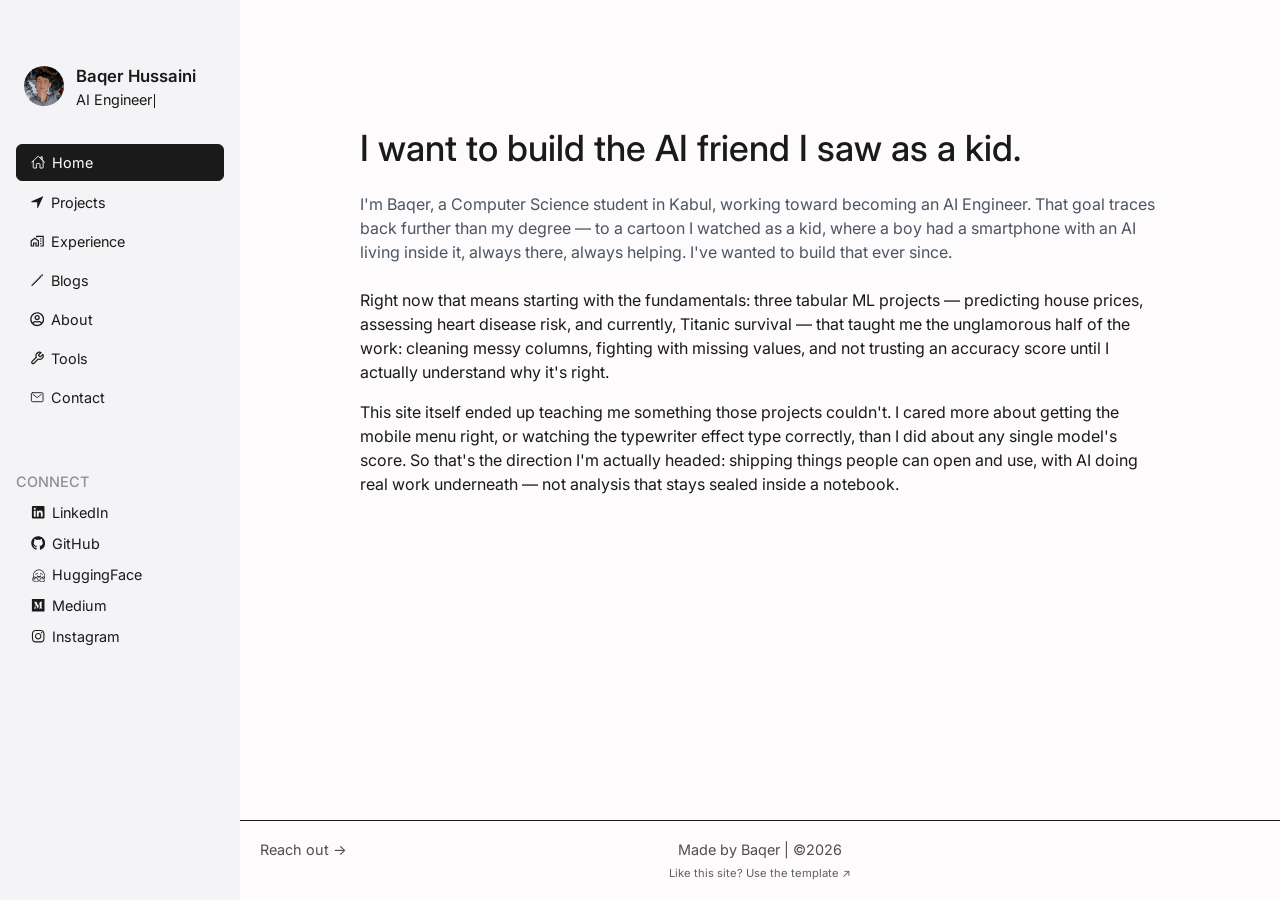
<file: index.html>
<!DOCTYPE html>
<html lang="en">
<head>
    <meta charset="UTF-8">
    <meta name="viewport" content="width=device-width, initial-scale=1.0">
    <meta name="description" content="Baqer Hussaini — AI Engineer building agent tooling and production AI products.">
    <title>Baqer Hussaini</title>
    <link rel="preconnect" href="https://fonts.googleapis.com">
    <link rel="preconnect" href="https://fonts.gstatic.com" crossorigin>
    <link href="https://fonts.googleapis.com/css2?family=Inter:wght@400;500;600;700&display=swap" rel="stylesheet">
    <link rel="stylesheet" href="styles/style.css">
    <link rel="stylesheet" href="styles/mobile-menu.css">
    <link rel="stylesheet" href="styles/typewriter.css">
    <link rel="stylesheet" href="styles/home.css">
    <link rel="icon" type="image/png" href="assets/images/favicon.png">
</head>
<body>
    <div class="container">
        <!-- MOBILE TOP BAR (visible only on small screens) -->
        <header class="mobile-topbar">
            <!-- Profile Name and Picture -->
            <div class="mobile-topbar-profile">
                <img src="assets/images/profile.jpg" alt="Profile Picture" class="avatar avatar-sm">
                <div class="profile-text">
                    <h2>Baqer Hussaini</h2>
                    <p class="role-typewriter">
                        <span class="sr-only">AI Engineer</span>
                        <span class="role-typewriter-text" aria-hidden="true"></span><span class="role-typewriter-cursor" aria-hidden="true"></span>
                    </p>
                </div>
            </div>

            <!-- Sidebar Opening Button -->
            <button type="button" class="menu-toggle" id="menuToggle" aria-label="Open menu" aria-expanded="false" aria-controls="sidebar">
                <svg width="24" height="24" viewBox="0 0 24 24" fill="none" stroke="currentColor" stroke-width="2" stroke-linecap="round">
                    <line x1="3" y1="6" x2="21" y2="6"></line>
                    <line x1="3" y1="12" x2="21" y2="12"></line>
                    <line x1="3" y1="18" x2="21" y2="18"></line>
                </svg>
            </button>
        </header>

        <!-- OVERLAY BACKDROP FOR MOBILE MENU -->
        <div class="sidebar-overlay" id="sidebarOverlay"></div>
        <!-- GLOBAL SIDEBAR -->
        <aside class="sidebar" id="sidebar">
            <!-- Sidebar Closing Button -->
            <button type="button" class="sidebar-close" id="sidebarClose" aria-label="Close menu">
                <svg width="18" height="18" viewBox="0 0 24 24" fill="none" stroke="currentColor" stroke-width="2" stroke-linecap="round">
                    <line x1="5" y1="5" x2="19" y2="19"></line>
                    <line x1="19" y1="5" x2="5" y2="19"></line>
                </svg>
            </button>
            
            <!-- Profile Name and Picture -->
            <div class="profile">
                <img src="assets/images/profile.jpg" alt="Profile Picture" class="avatar">
                <div class="profile-text">
                    <h2>Baqer Hussaini</h2>
                    <p class="role-typewriter">
                        <span class="sr-only">AI Engineer</span>
                        <span class="role-typewriter-text" aria-hidden="true"></span><span class="role-typewriter-cursor" aria-hidden="true"></span>
                    </p>
                </div>
            </div>

            <!-- Navigation Bar -->
            <nav class="nav-menu">
                <a href="index.html" class="nav-item active" aria-current="page">
                    <svg stroke="currentColor" fill="currentColor" stroke-width="0" viewBox="0 0 512 512" height="1em" width="1em" xmlns="http://www.w3.org/2000/svg"><path fill="none" stroke-linecap="round" stroke-linejoin="round" stroke-width="32" d="M80 212v236a16 16 0 0 0 16 16h96V328a24 24 0 0 1 24-24h80a24 24 0 0 1 24 24v136h96a16 16 0 0 0 16-16V212"></path><path fill="none" stroke-linecap="round" stroke-linejoin="round" stroke-width="32" d="M480 256 266.89 52c-5-5.28-16.69-5.34-21.78 0L32 256m368-77V64h-48v69"></path></svg>
                    Home
                </a>
                <a href="projects.html" class="nav-item">
                    <svg stroke="currentColor" fill="currentColor" stroke-width="0" viewBox="0 0 512 512" height="1em" width="1em" xmlns="http://www.w3.org/2000/svg"><path d="M272 464a16 16 0 0 1-16-16.42V264.13a8 8 0 0 0-8-8H64.41a16.31 16.31 0 0 1-15.49-10.65 16 16 0 0 1 8.41-19.87l384-176.15a16 16 0 0 1 21.22 21.19l-176 384A16 16 0 0 1 272 464z"></path></svg>
                    Projects
                </a>
                <a href="experience.html" class="nav-item">
                    <svg stroke="currentColor" fill="currentColor" stroke-width="0" viewBox="0 0 24 24" height="1em" width="1em" xmlns="http://www.w3.org/2000/svg"><path fill="none" d="M0 0h24v24H0V0z"></path><path d="M17 7h2v2h-2zM17 11h2v2h-2zM17 15h2v2h-2zM1 11v10h6v-5h2v5h6V11L8 6l-7 5zm12 8h-2v-5H5v5H3v-7l5-3.5 5 3.5v7z"></path><path d="M10 3v1.97l2 1.43V5h9v14h-4v2h6V3z"></path></svg>
                    Experience
                </a>
                <a href="blogs.html" class="nav-item">
                    <svg stroke="currentColor" fill="currentColor" stroke-width="0" viewBox="0 0 512 512" height="1em" width="1em" xmlns="http://www.w3.org/2000/svg"><path fill="none" stroke-linecap="round" stroke-linejoin="round" stroke-width="32" d="M364.13 125.25 87 403l-23 45 44.99-23 277.76-277.13-22.62-22.62zm56.56-56.56-22.62 22.62 22.62 22.63 22.62-22.63a16 16 0 0 0 0-22.62h0a16 16 0 0 0-22.62 0z"></path></svg>
                    Blogs
                </a>
                <a href="about.html" class="nav-item">
                    <svg stroke="currentColor" fill="currentColor" stroke-width="0" viewBox="0 0 496 512" height="1em" width="1em" xmlns="http://www.w3.org/2000/svg"><path d="M248 104c-53 0-96 43-96 96s43 96 96 96 96-43 96-96-43-96-96-96zm0 144c-26.5 0-48-21.5-48-48s21.5-48 48-48 48 21.5 48 48-21.5 48-48 48zm0-240C111 8 0 119 0 256s111 248 248 248 248-111 248-248S385 8 248 8zm0 448c-49.7 0-95.1-18.3-130.1-48.4 14.9-23 40.4-38.6 69.6-39.5 20.8 6.4 40.6 9.6 60.5 9.6s39.7-3.1 60.5-9.6c29.2 1 54.7 16.5 69.6 39.5-35 30.1-80.4 48.4-130.1 48.4zm162.7-84.1c-24.4-31.4-62.1-51.9-105.1-51.9-10.2 0-26 9.6-57.6 9.6-31.5 0-47.4-9.6-57.6-9.6-42.9 0-80.6 20.5-105.1 51.9C61.9 339.2 48 299.2 48 256c0-110.3 89.7-200 200-200s200 89.7 200 200c0 43.2-13.9 83.2-37.3 115.9z"></path></svg>
                    About
                </a>
                <a href="tools.html" class="nav-item">
                    <svg stroke="currentColor" fill="none" stroke-width="2" viewBox="0 0 24 24" stroke-linecap="round" stroke-linejoin="round" height="1em" width="1em" xmlns="http://www.w3.org/2000/svg"><path d="M14.7 6.3a1 1 0 0 0 0 1.4l1.6 1.6a1 1 0 0 0 1.4 0l3.77-3.77a6 6 0 0 1-7.94 7.94l-6.91 6.91a2.12 2.12 0 0 1-3-3l6.91-6.91a6 6 0 0 1 7.94-7.94l-3.76 3.76z"></path></svg>
                    Tools
                </a>
                <a href="contact.html" class="nav-item">
                    <svg stroke="currentColor" fill="currentColor" stroke-width="0" viewBox="0 0 512 512" height="1em" width="1em" xmlns="http://www.w3.org/2000/svg"><rect width="416" height="320" x="48" y="96" fill="none" stroke-linecap="round" stroke-linejoin="round" stroke-width="32" rx="40" ry="40"></rect><path fill="none" stroke-linecap="round" stroke-linejoin="round" stroke-width="32" d="m112 160 144 112 144-112"></path></svg>
                    Contact
                </a>
            </nav>

            <!-- Social Navigation -->
            <div class="connect-section">
                <p>Connect</p>
                <a href="https://linkedin.com/in/baqerhussaini" target="_blank" rel="noopener noreferrer" class="social-link">
                    <svg stroke="currentColor" fill="currentColor" stroke-width="0" viewBox="0 0 448 512" height="1em" width="1em" xmlns="http://www.w3.org/2000/svg"><path d="M416 32H31.9C14.3 32 0 46.5 0 64.3v383.4C0 465.5 14.3 480 31.9 480H416c17.6 0 32-14.5 32-32.3V64.3c0-17.8-14.4-32.3-32-32.3zM135.4 416H69V202.2h66.5V416zm-33.2-243c-21.3 0-38.5-17.3-38.5-38.5S80.9 96 102.2 96c21.2 0 38.5 17.3 38.5 38.5 0 21.3-17.2 38.5-38.5 38.5zm282.1 243h-66.4V312c0-24.8-.5-56.7-34.5-56.7-34.6 0-39.9 27-39.9 54.9V416h-66.4V202.2h63.7v29.2h.9c8.9-16.8 30.6-34.5 62.9-34.5 67.2 0 79.7 44.3 79.7 101.9V416z"></path></svg>
                    LinkedIn
                </a>
                <a href="https://github.com/BaqerHussaini" target="_blank" rel="noopener noreferrer" class="social-link">
                    <svg stroke="currentColor" fill="currentColor" stroke-width="0" viewBox="0 0 496 512" height="1em" width="1em" xmlns="http://www.w3.org/2000/svg"><path d="M165.9 397.4c0 2-2.3 3.6-5.2 3.6-3.3.3-5.6-1.3-5.6-3.6 0-2 2.3-3.6 5.2-3.6 3-.3 5.6 1.3 5.6 3.6zm-31.1-4.5c-.7 2 1.3 4.3 4.3 4.9 2.6 1 5.6 0 6.2-2s-1.3-4.3-4.3-5.2c-2.6-.7-5.5.3-6.2 2.3zm44.2-1.7c-2.9.7-4.9 2.6-4.6 4.9.3 2 2.9 3.3 5.9 2.6 2.9-.7 4.9-2.6 4.6-4.6-.3-1.9-3-3.2-5.9-2.9zM244.8 8C106.1 8 0 113.3 0 252c0 110.9 69.8 205.8 169.5 239.2 12.8 2.3 17.3-5.6 17.3-12.1 0-6.2-.3-40.4-.3-61.4 0 0-70 15-84.7-29.8 0 0-11.4-29.1-27.8-36.6 0 0-22.9-15.7 1.6-15.4 0 0 24.9 2 38.6 25.8 21.9 38.6 58.6 27.5 72.9 20.9 2.3-16 8.8-27.1 16-33.7-55.9-6.2-112.3-14.3-112.3-110.5 0-27.5 7.6-41.3 23.6-58.9-2.6-6.5-11.1-33.3 2.6-67.9 20.9-6.5 69 27 69 27 20-5.6 41.5-8.5 62.8-8.5s42.8 2.9 62.8 8.5c0 0 48.1-33.6 69-27 13.7 34.7 5.2 61.4 2.6 67.9 16 17.7 25.8 31.5 25.8 58.9 0 96.5-58.9 104.2-114.8 110.5 9.2 7.9 17 22.9 17 46.4 0 33.7-.3 75.4-.3 83.6 0 6.5 4.6 14.4 17.3 12.1C428.2 457.8 496 362.9 496 252 496 113.3 383.5 8 244.8 8zM97.2 352.9c-1.3 1-1 3.3.7 5.2 1.6 1.6 3.9 2.3 5.2 1 1.3-1 1-3.3-.7-5.2-1.6-1.6-3.9-2.3-5.2-1zm-10.8-8.1c-.7 1.3.3 2.9 2.3 3.9 1.6 1 3.6.7 4.3-.7.7-1.3-.3-2.9-2.3-3.9-2-.6-3.6-.3-4.3.7zm32.4 35.6c-1.6 1.3-1 4.3 1.3 6.2 2.3 2.3 5.2 2.6 6.5 1 1.3-1.3.7-4.3-1.3-6.2-2.2-2.3-5.2-2.6-6.5-1zm-11.4-14.7c-1.6 1-1.6 3.6 0 5.9 1.6 2.3 4.3 3.3 5.6 2.3 1.6-1.3 1.6-3.9 0-6.2-1.4-2.3-4-3.3-5.6-2z"></path></svg>
                    GitHub
                </a>
                <a href="https://huggingface.co/BaqerHussaini" target="_blank" rel="noopener noreferrer" class="social-link">
                    <svg stroke="currentColor" fill="currentColor" stroke-width="0" viewBox="0 0 576 512" height="1em" width="1em" xmlns="http://www.w3.org/2000/svg"><path d="M318.8 72.2C448.8 72.2 554.2 178 554.2 308.5C554.2 326.2 552.3 343.5 548.6 360.2C547.2 366.7 545.5 373 543.5 379.3C550 378.7 556.5 379.9 562.2 382.8C574.8 389.3 582.4 404.5 580.4 418.5C579.7 423.4 578 427.9 575.6 432C580.8 436.2 584.6 442.1 586.4 449.1C587.8 454.6 589.3 466.2 581.6 478C587.4 487.2 588.2 498.6 583.8 508.6C577.6 522.7 562.1 533.9 532.1 545.9C499.6 558.9 465 567.8 429.8 567.8C397.8 567.8 373.9 558.9 358.8 541.4C345.8 543.6 332.5 544.8 318.8 544.8C306.1 544.8 293.6 543.8 281.5 541.9C266.4 559.1 242.7 567.8 210.9 567.8C175.8 567.8 140.9 558.8 108.5 545.9C78.5 533.9 63 522.8 56.8 508.6C52.4 498.7 53.2 487.2 59 478C51.3 466.1 52.7 454.6 54.2 449.1C56 442.1 59.9 436.2 65 432C62.5 427.9 60.9 423.4 60.2 418.5C58.7 408.1 62.2 397.8 69.9 389.3C76 382.6 85 379 94.1 379.1C92.2 373 90.5 366.7 89.1 360.4C85.4 343.7 83.4 326.4 83.4 308.6C83.4 178.1 188.8 72.3 318.8 72.3zM149.5 375C136.5 366.8 127.4 371.4 130.5 388.4C133.6 405.4 187.7 446.6 182.5 455.6C177.3 464.4 159 445.5 158.7 445.1C158.7 445.1 100.5 392 87.9 405.8C75.3 419.6 97.5 431.2 129.2 450.5C160.9 469.8 163.4 474.9 158.9 482.2C154.4 489.5 84.4 430.2 77.8 455.4C71.3 480.5 149.2 487.8 144.5 505.2C139.7 522.6 89.6 472.4 79.3 491.9C69 511.5 150.1 534.5 150.7 534.6C176.9 541.4 243.3 555.9 266.6 521.7C283.3 497.1 282.2 478.6 259.2 455.6C236.2 432.6 222.9 398.9 222.9 398.9C222.9 398.7 217.9 379.4 206.6 381.1C195.2 382.9 186.9 412.1 210.7 430C234.5 447.9 206 460 196.8 443.3C187.6 426.5 162.6 383.4 149.7 375.1zM510.1 388.4C513.2 371.4 504 366.8 491.1 375C478.1 383.3 453.2 426.4 444 443.2C434.8 460 406.3 447.8 430.1 429.9C453.9 412 445.5 382.8 434.2 381C422.9 379.2 417.9 398.8 417.9 398.8C417.8 399 404.5 432.5 381.6 455.5C358.7 478.5 357.5 497 374.2 521.6C397.4 555.8 463.9 541.3 490.1 534.5C491.6 534.1 571.7 511.2 561.5 491.8C551.2 472.3 501.1 522.4 496.2 505.1C491.4 487.8 569.4 480.5 562.9 455.3C556.3 430.2 486.3 489.4 481.8 482.1C477.3 474.8 479.8 469.7 511.5 450.4C543.2 431.1 565.5 419.5 552.8 405.7C540.1 391.9 482 445 482 445C481.6 445.4 463.4 464.3 458.2 455.5C452.9 446.6 507.1 405.4 510.2 388.3zM318.8 96.6C202.2 96.6 107.7 191.5 107.7 308.5C107.7 325.6 109.7 342.3 113.5 358.2C113.5 358.1 113.6 358.1 113.7 358C119.8 350.6 128.6 346.6 138.4 346.6C156.1 346.6 169.5 358.5 179.9 371.5C186.7 362.1 197 356.5 207.8 356.5C228.5 356.5 241 374.6 245.7 390.8C248 396.3 259.3 421.3 276.1 438.2C301.8 464 308.3 490.6 295.5 519.1C311.5 520.9 328.3 520.8 344.7 518.8C332.2 490.4 338.7 463.9 364.3 438.2C381.2 421.3 392.4 396.3 394.8 390.8C399.5 374.6 412 356.5 432.7 356.5C443.6 356.5 453.9 362.1 460.6 371.5C471 358.5 484.4 346.6 502.1 346.6C510.8 346.6 518.7 349.7 524.6 355.5C529.6 333.5 531 309.7 528.7 286.8C517.9 179.9 428 96.5 318.7 96.5zM320.3 330.8C363.9 330.8 399.3 288.8 399.3 316.3C399.3 343.7 380.1 397.2 320.5 397.2C301.3 397.2 286.3 391.7 274.7 383.3C251.5 363.9 241.3 335.1 241.3 316.4C241.3 289 276.7 330.9 320.3 330.9zM307 355.8C298.8 358.2 291.5 362.6 285.5 368.4C307.5 381.2 335.9 381.3 357.2 367.1C351.7 362.2 345.2 358.4 338.1 356.1C333 354.5 327.7 371.9 322.1 371.9C316.9 371.9 311.8 354.3 307 355.7zM179.1 279.5C168.2 279.5 159.3 270.6 159.3 259.7C159.3 248.8 168.2 239.9 179.1 239.9C190 239.9 198.9 248.8 198.9 259.7C198.9 270.6 190 279.5 179.1 279.5zM461.5 279.5C450.6 279.5 441.7 270.6 441.7 259.7C441.7 248.8 450.6 239.9 461.5 239.9C472.4 239.9 481.3 248.8 481.3 259.7C481.3 270.6 472.4 279.5 461.5 279.5zM217.5 224.1C225.4 209.2 243.8 203.6 258.6 211.5C273.4 219.4 279 237.9 271.2 252.7C267.5 259.7 255.7 248.3 248.8 250.8C241.1 253.5 238 269.5 230.2 265.4C215.4 257.5 209.8 239 217.6 224.2zM381.9 211.5C396.7 203.6 415.1 209.2 423 224.1C430.9 239 425.2 257.4 410.4 265.3C402.6 269.5 399.5 253.5 391.7 250.7C384.8 248.3 373 259.7 369.3 252.6C361.4 237.7 367.1 219.3 381.9 211.4z"/></svg>
                    HuggingFace
                </a>
                <a href="https://medium.com/@baqer.hussaini" target="_blank" rel="noopener noreferrer" class="social-link">
                    <svg stroke="currentColor" fill="currentColor" stroke-width="0" viewBox="0 0 448 512" height="1em" width="1em" xmlns="http://www.w3.org/2000/svg"><path d="M0 32v448h448V32H0zm372.2 106.1l-24 23c-2.1 1.6-3.1 4.2-2.7 6.7v169.3c-.4 2.6.6 5.2 2.7 6.7l23.5 23v5.1h-118V367l24.3-23.6c2.4-2.4 2.4-3.1 2.4-6.7V199.8l-67.6 171.6h-9.1L125 199.8v115c-.7 4.8 1 9.7 4.4 13.2l31.6 38.3v5.1H71.2v-5.1l31.6-38.3c3.4-3.5 4.9-8.4 4.1-13.2v-133c.4-3.7-1-7.3-3.8-9.8L75 138.1V133h87.3l67.4 148L289 133.1h83.2v5z"></path></svg>
                    Medium
                </a>
                <a href="https://instagram.com/baqer.dev" target="_blank" rel="noopener noreferrer" class="social-link">
                    <svg stroke="currentColor" fill="currentColor" stroke-width="0" viewBox="0 0 448 512" height="1em" width="1em" xmlns="http://www.w3.org/2000/svg"><path d="M224.1 141c-63.6 0-114.9 51.3-114.9 114.9s51.3 114.9 114.9 114.9S339 319.5 339 255.9 287.7 141 224.1 141zm0 189.6c-41.1 0-74.7-33.5-74.7-74.7s33.5-74.7 74.7-74.7 74.7 33.5 74.7 74.7-33.6 74.7-74.7 74.7zm146.4-194.3c0 14.9-12 26.8-26.8 26.8-14.9 0-26.8-12-26.8-26.8s12-26.8 26.8-26.8 26.8 12 26.8 26.8zm76.1 27.2c-1.7-35.9-9.9-67.7-36.2-93.9-26.2-26.2-58-34.4-93.9-36.2-37-2.1-147.9-2.1-184.9 0-35.8 1.7-67.6 9.9-93.9 36.1s-34.4 58-36.2 93.9c-2.1 37-2.1 147.9 0 184.9 1.7 35.9 9.9 67.7 36.2 93.9s58 34.4 93.9 36.2c37 2.1 147.9 2.1 184.9 0 35.9-1.7 67.7-9.9 93.9-36.2 26.2-26.2 34.4-58 36.2-93.9 2.1-37 2.1-147.8 0-184.8zM398.8 388c-7.8 19.6-22.9 34.7-42.6 42.6-29.5 11.7-99.5 9-132.1 9s-102.7 2.6-132.1-9c-19.6-7.8-34.7-22.9-42.6-42.6-11.7-29.5-9-99.5-9-132.1s-2.6-102.7 9-132.1c7.8-19.6 22.9-34.7 42.6-42.6 29.5-11.7 99.5-9 132.1-9s102.7-2.6 132.1 9c19.6 7.8 34.7 22.9 42.6 42.6 11.7 29.5 9 99.5 9 132.1s2.7 102.7-9 132.1z"></path></svg>
                    Instagram
                </a>
            </div>
        </aside>

        <!-- MAIN CONTENT AREA -->
        <main class="main-menu">
            <!-- Content-->
            <div class="main-content">
                <div class="content">
                    <h1>I want to build the AI friend I saw as a kid.</h1>
                    <p class="subtitle">I'm Baqer, a Computer Science student in Kabul, working toward becoming an AI Engineer. That goal traces back further than my degree — to a cartoon I watched as a kid, where a boy had a smartphone with an AI living inside it, always there, always helping. I've wanted to build that ever since.</p>

                    <div class="description">
                        <p>Right now that means starting with the fundamentals: three tabular ML projects — predicting house prices, assessing heart disease risk, and currently, Titanic survival — that taught me the unglamorous half of the work: cleaning messy columns, fighting with missing values, and not trusting an accuracy score until I actually understand why it's right.</p>
                        <p>This site itself ended up teaching me something those projects couldn't. I cared more about getting the mobile menu right, or watching the typewriter effect type correctly, than I did about any single model's score. So that's the direction I'm actually headed: shipping things people can open and use, with AI doing real work underneath — not analysis that stays sealed inside a notebook.</p>
                    </div>
                </div>
            </div>

            <!-- Footer-->
            <footer class="main-footer">
                <div class="main-footer-info">
                    <a href="contact.html" class="reach-out">Reach out →</a>
                    <p class="made-by">Made by Baqer | ©2026</p>
                    <span class="foright-spacer"></span>
                </div>
                <a href="https://github.com/BaqerHussaini/personal-portfolio" target="_blank" rel="noopener noreferrer" class="template">Like this site? Use the template ↗</a>
            </footer>
        </main>
    </div>

    <script src="scripts/mobile-menu.js" defer></script>
    <script src="scripts/typewriter.js" defer></script>
</body>
</html>
</file>
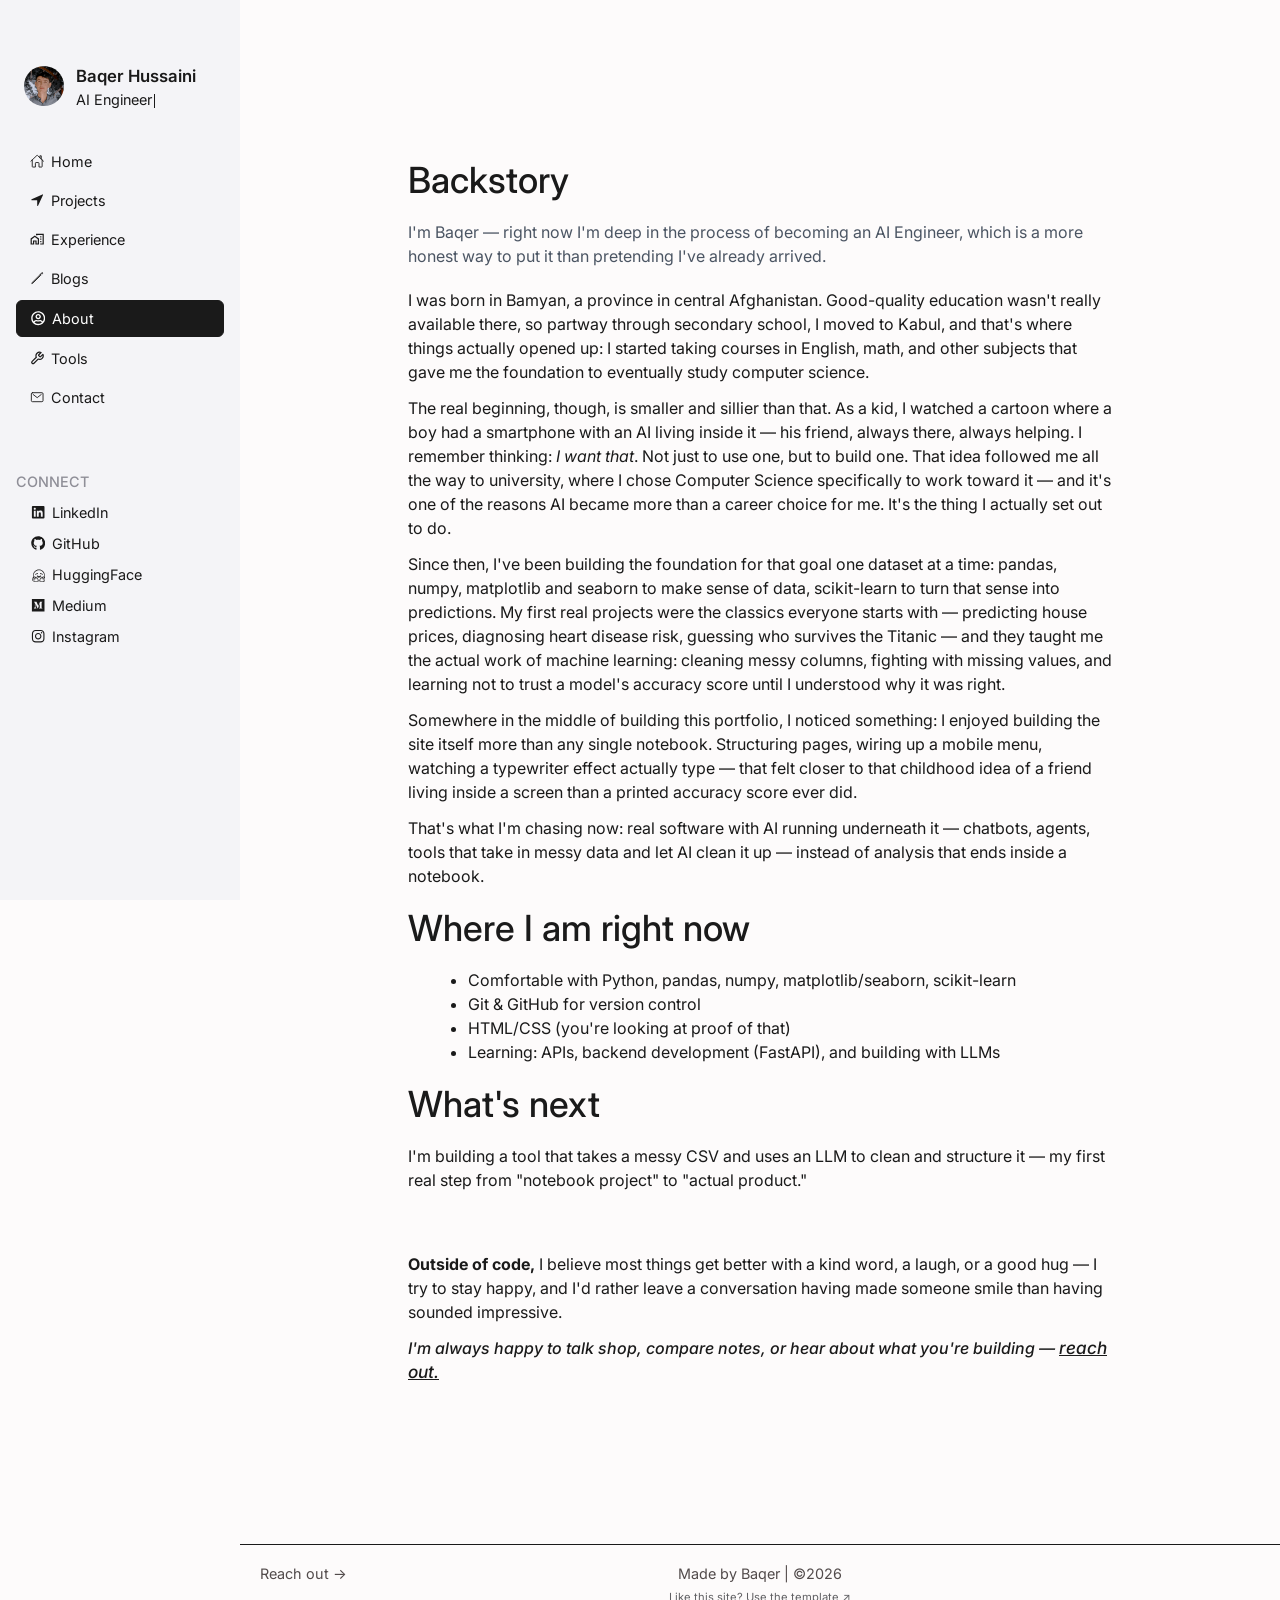
<file: about.html>
<!DOCTYPE html>
<html lang="en">
<head>
    <meta charset="UTF-8">
    <meta name="viewport" content="width=device-width, initial-scale=1.0">
    <meta name="description" content="Baqer Hussaini — AI Engineer building agent tooling and production AI products.">
    <title>Baqer Hussaini</title>
    <link rel="preconnect" href="https://fonts.googleapis.com">
    <link rel="preconnect" href="https://fonts.gstatic.com" crossorigin>
    <link href="https://fonts.googleapis.com/css2?family=Inter:wght@400;500;600;700&display=swap" rel="stylesheet">
    <link rel="stylesheet" href="styles/style.css">
    <link rel="stylesheet" href="styles/mobile-menu.css">
    <link rel="stylesheet" href="styles/about.css">
    <link rel="stylesheet" href="styles/typewriter.css">
    <link rel="icon" type="image/png" href="assets/images/favicon.png">
</head>
<body>
    <div class="container">
        <!-- MOBILE TOP BAR (visible only on small screens) -->
        <header class="mobile-topbar">
            <!-- Profile Name and Picture -->
            <div class="mobile-topbar-profile">
                <img src="assets/images/profile.jpg" alt="Profile Picture" class="avatar avatar-sm">
                <div class="profile-text">
                    <h2>Baqer Hussaini</h2>
                    <p class="role-typewriter">
                        <span class="sr-only">AI Engineer</span>
                        <span class="role-typewriter-text" aria-hidden="true"></span><span class="role-typewriter-cursor" aria-hidden="true"></span>
                    </p>
                </div>
            </div>

            <!-- Sidebar Opening Button -->
            <button type="button" class="menu-toggle" id="menuToggle" aria-label="Open menu" aria-expanded="false" aria-controls="sidebar">
                <svg width="24" height="24" viewBox="0 0 24 24" fill="none" stroke="currentColor" stroke-width="2" stroke-linecap="round">
                    <line x1="3" y1="6" x2="21" y2="6"></line>
                    <line x1="3" y1="12" x2="21" y2="12"></line>
                    <line x1="3" y1="18" x2="21" y2="18"></line>
                </svg>
            </button>
        </header>

        <!-- OVERLAY BACKDROP FOR MOBILE MENU -->
        <div class="sidebar-overlay" id="sidebarOverlay"></div>
        <!-- GLOBAL SIDEBAR -->
        <aside class="sidebar" id="sidebar">
            <!-- Sidebar Closing Button -->
            <button type="button" class="sidebar-close" id="sidebarClose" aria-label="Close menu">
                <svg width="18" height="18" viewBox="0 0 24 24" fill="none" stroke="currentColor" stroke-width="2" stroke-linecap="round">
                    <line x1="5" y1="5" x2="19" y2="19"></line>
                    <line x1="19" y1="5" x2="5" y2="19"></line>
                </svg>
            </button>
            
            <!-- Profile Name and Picture -->
            <div class="profile">
                <img src="assets/images/profile.jpg" alt="Profile Picture" class="avatar">
                <div class="profile-text">
                    <h2>Baqer Hussaini</h2>
                    <p class="role-typewriter">
                        <span class="sr-only">AI Engineer</span>
                        <span class="role-typewriter-text" aria-hidden="true"></span><span class="role-typewriter-cursor" aria-hidden="true"></span>
                    </p>
                </div>
            </div>

            <!-- Navigation Bar -->
            <nav class="nav-menu">
                <a href="index.html" class="nav-item" aria-current="page">
                    <svg stroke="currentColor" fill="currentColor" stroke-width="0" viewBox="0 0 512 512" height="1em" width="1em" xmlns="http://www.w3.org/2000/svg"><path fill="none" stroke-linecap="round" stroke-linejoin="round" stroke-width="32" d="M80 212v236a16 16 0 0 0 16 16h96V328a24 24 0 0 1 24-24h80a24 24 0 0 1 24 24v136h96a16 16 0 0 0 16-16V212"></path><path fill="none" stroke-linecap="round" stroke-linejoin="round" stroke-width="32" d="M480 256 266.89 52c-5-5.28-16.69-5.34-21.78 0L32 256m368-77V64h-48v69"></path></svg>
                    Home
                </a>
                <a href="projects.html" class="nav-item">
                    <svg stroke="currentColor" fill="currentColor" stroke-width="0" viewBox="0 0 512 512" height="1em" width="1em" xmlns="http://www.w3.org/2000/svg"><path d="M272 464a16 16 0 0 1-16-16.42V264.13a8 8 0 0 0-8-8H64.41a16.31 16.31 0 0 1-15.49-10.65 16 16 0 0 1 8.41-19.87l384-176.15a16 16 0 0 1 21.22 21.19l-176 384A16 16 0 0 1 272 464z"></path></svg>
                    Projects
                </a>
                <a href="experience.html" class="nav-item">
                    <svg stroke="currentColor" fill="currentColor" stroke-width="0" viewBox="0 0 24 24" height="1em" width="1em" xmlns="http://www.w3.org/2000/svg"><path fill="none" d="M0 0h24v24H0V0z"></path><path d="M17 7h2v2h-2zM17 11h2v2h-2zM17 15h2v2h-2zM1 11v10h6v-5h2v5h6V11L8 6l-7 5zm12 8h-2v-5H5v5H3v-7l5-3.5 5 3.5v7z"></path><path d="M10 3v1.97l2 1.43V5h9v14h-4v2h6V3z"></path></svg>
                    Experience
                </a>
                <a href="blogs.html" class="nav-item">
                    <svg stroke="currentColor" fill="currentColor" stroke-width="0" viewBox="0 0 512 512" height="1em" width="1em" xmlns="http://www.w3.org/2000/svg"><path fill="none" stroke-linecap="round" stroke-linejoin="round" stroke-width="32" d="M364.13 125.25 87 403l-23 45 44.99-23 277.76-277.13-22.62-22.62zm56.56-56.56-22.62 22.62 22.62 22.63 22.62-22.63a16 16 0 0 0 0-22.62h0a16 16 0 0 0-22.62 0z"></path></svg>
                    Blogs
                </a>
                <a href="about.html" class="nav-item active">
                    <svg stroke="currentColor" fill="currentColor" stroke-width="0" viewBox="0 0 496 512" height="1em" width="1em" xmlns="http://www.w3.org/2000/svg"><path d="M248 104c-53 0-96 43-96 96s43 96 96 96 96-43 96-96-43-96-96-96zm0 144c-26.5 0-48-21.5-48-48s21.5-48 48-48 48 21.5 48 48-21.5 48-48 48zm0-240C111 8 0 119 0 256s111 248 248 248 248-111 248-248S385 8 248 8zm0 448c-49.7 0-95.1-18.3-130.1-48.4 14.9-23 40.4-38.6 69.6-39.5 20.8 6.4 40.6 9.6 60.5 9.6s39.7-3.1 60.5-9.6c29.2 1 54.7 16.5 69.6 39.5-35 30.1-80.4 48.4-130.1 48.4zm162.7-84.1c-24.4-31.4-62.1-51.9-105.1-51.9-10.2 0-26 9.6-57.6 9.6-31.5 0-47.4-9.6-57.6-9.6-42.9 0-80.6 20.5-105.1 51.9C61.9 339.2 48 299.2 48 256c0-110.3 89.7-200 200-200s200 89.7 200 200c0 43.2-13.9 83.2-37.3 115.9z"></path></svg>
                    About
                </a>
                <a href="tools.html" class="nav-item">
                    <svg stroke="currentColor" fill="none" stroke-width="2" viewBox="0 0 24 24" stroke-linecap="round" stroke-linejoin="round" height="1em" width="1em" xmlns="http://www.w3.org/2000/svg"><path d="M14.7 6.3a1 1 0 0 0 0 1.4l1.6 1.6a1 1 0 0 0 1.4 0l3.77-3.77a6 6 0 0 1-7.94 7.94l-6.91 6.91a2.12 2.12 0 0 1-3-3l6.91-6.91a6 6 0 0 1 7.94-7.94l-3.76 3.76z"></path></svg>
                    Tools
                </a>
                <a href="contact.html" class="nav-item">
                    <svg stroke="currentColor" fill="currentColor" stroke-width="0" viewBox="0 0 512 512" height="1em" width="1em" xmlns="http://www.w3.org/2000/svg"><rect width="416" height="320" x="48" y="96" fill="none" stroke-linecap="round" stroke-linejoin="round" stroke-width="32" rx="40" ry="40"></rect><path fill="none" stroke-linecap="round" stroke-linejoin="round" stroke-width="32" d="m112 160 144 112 144-112"></path></svg>
                    Contact
                </a>
            </nav>

            <!-- Social Navigation -->
            <div class="connect-section">
                <p>Connect</p>
                <a href="https://linkedin.com/in/baqerhussaini" target="_blank" rel="noopener noreferrer" class="social-link">
                    <svg stroke="currentColor" fill="currentColor" stroke-width="0" viewBox="0 0 448 512" height="1em" width="1em" xmlns="http://www.w3.org/2000/svg"><path d="M416 32H31.9C14.3 32 0 46.5 0 64.3v383.4C0 465.5 14.3 480 31.9 480H416c17.6 0 32-14.5 32-32.3V64.3c0-17.8-14.4-32.3-32-32.3zM135.4 416H69V202.2h66.5V416zm-33.2-243c-21.3 0-38.5-17.3-38.5-38.5S80.9 96 102.2 96c21.2 0 38.5 17.3 38.5 38.5 0 21.3-17.2 38.5-38.5 38.5zm282.1 243h-66.4V312c0-24.8-.5-56.7-34.5-56.7-34.6 0-39.9 27-39.9 54.9V416h-66.4V202.2h63.7v29.2h.9c8.9-16.8 30.6-34.5 62.9-34.5 67.2 0 79.7 44.3 79.7 101.9V416z"></path></svg>
                    LinkedIn
                </a>
                <a href="https://github.com/BaqerHussaini" target="_blank" rel="noopener noreferrer" class="social-link">
                    <svg stroke="currentColor" fill="currentColor" stroke-width="0" viewBox="0 0 496 512" height="1em" width="1em" xmlns="http://www.w3.org/2000/svg"><path d="M165.9 397.4c0 2-2.3 3.6-5.2 3.6-3.3.3-5.6-1.3-5.6-3.6 0-2 2.3-3.6 5.2-3.6 3-.3 5.6 1.3 5.6 3.6zm-31.1-4.5c-.7 2 1.3 4.3 4.3 4.9 2.6 1 5.6 0 6.2-2s-1.3-4.3-4.3-5.2c-2.6-.7-5.5.3-6.2 2.3zm44.2-1.7c-2.9.7-4.9 2.6-4.6 4.9.3 2 2.9 3.3 5.9 2.6 2.9-.7 4.9-2.6 4.6-4.6-.3-1.9-3-3.2-5.9-2.9zM244.8 8C106.1 8 0 113.3 0 252c0 110.9 69.8 205.8 169.5 239.2 12.8 2.3 17.3-5.6 17.3-12.1 0-6.2-.3-40.4-.3-61.4 0 0-70 15-84.7-29.8 0 0-11.4-29.1-27.8-36.6 0 0-22.9-15.7 1.6-15.4 0 0 24.9 2 38.6 25.8 21.9 38.6 58.6 27.5 72.9 20.9 2.3-16 8.8-27.1 16-33.7-55.9-6.2-112.3-14.3-112.3-110.5 0-27.5 7.6-41.3 23.6-58.9-2.6-6.5-11.1-33.3 2.6-67.9 20.9-6.5 69 27 69 27 20-5.6 41.5-8.5 62.8-8.5s42.8 2.9 62.8 8.5c0 0 48.1-33.6 69-27 13.7 34.7 5.2 61.4 2.6 67.9 16 17.7 25.8 31.5 25.8 58.9 0 96.5-58.9 104.2-114.8 110.5 9.2 7.9 17 22.9 17 46.4 0 33.7-.3 75.4-.3 83.6 0 6.5 4.6 14.4 17.3 12.1C428.2 457.8 496 362.9 496 252 496 113.3 383.5 8 244.8 8zM97.2 352.9c-1.3 1-1 3.3.7 5.2 1.6 1.6 3.9 2.3 5.2 1 1.3-1 1-3.3-.7-5.2-1.6-1.6-3.9-2.3-5.2-1zm-10.8-8.1c-.7 1.3.3 2.9 2.3 3.9 1.6 1 3.6.7 4.3-.7.7-1.3-.3-2.9-2.3-3.9-2-.6-3.6-.3-4.3.7zm32.4 35.6c-1.6 1.3-1 4.3 1.3 6.2 2.3 2.3 5.2 2.6 6.5 1 1.3-1.3.7-4.3-1.3-6.2-2.2-2.3-5.2-2.6-6.5-1zm-11.4-14.7c-1.6 1-1.6 3.6 0 5.9 1.6 2.3 4.3 3.3 5.6 2.3 1.6-1.3 1.6-3.9 0-6.2-1.4-2.3-4-3.3-5.6-2z"></path></svg>
                    GitHub
                </a>
                <a href="https://huggingface.co/BaqerHussaini" target="_blank" rel="noopener noreferrer" class="social-link">
                    <svg stroke="currentColor" fill="currentColor" stroke-width="0" viewBox="0 0 576 512" height="1em" width="1em" xmlns="http://www.w3.org/2000/svg"><path d="M318.8 72.2C448.8 72.2 554.2 178 554.2 308.5C554.2 326.2 552.3 343.5 548.6 360.2C547.2 366.7 545.5 373 543.5 379.3C550 378.7 556.5 379.9 562.2 382.8C574.8 389.3 582.4 404.5 580.4 418.5C579.7 423.4 578 427.9 575.6 432C580.8 436.2 584.6 442.1 586.4 449.1C587.8 454.6 589.3 466.2 581.6 478C587.4 487.2 588.2 498.6 583.8 508.6C577.6 522.7 562.1 533.9 532.1 545.9C499.6 558.9 465 567.8 429.8 567.8C397.8 567.8 373.9 558.9 358.8 541.4C345.8 543.6 332.5 544.8 318.8 544.8C306.1 544.8 293.6 543.8 281.5 541.9C266.4 559.1 242.7 567.8 210.9 567.8C175.8 567.8 140.9 558.8 108.5 545.9C78.5 533.9 63 522.8 56.8 508.6C52.4 498.7 53.2 487.2 59 478C51.3 466.1 52.7 454.6 54.2 449.1C56 442.1 59.9 436.2 65 432C62.5 427.9 60.9 423.4 60.2 418.5C58.7 408.1 62.2 397.8 69.9 389.3C76 382.6 85 379 94.1 379.1C92.2 373 90.5 366.7 89.1 360.4C85.4 343.7 83.4 326.4 83.4 308.6C83.4 178.1 188.8 72.3 318.8 72.3zM149.5 375C136.5 366.8 127.4 371.4 130.5 388.4C133.6 405.4 187.7 446.6 182.5 455.6C177.3 464.4 159 445.5 158.7 445.1C158.7 445.1 100.5 392 87.9 405.8C75.3 419.6 97.5 431.2 129.2 450.5C160.9 469.8 163.4 474.9 158.9 482.2C154.4 489.5 84.4 430.2 77.8 455.4C71.3 480.5 149.2 487.8 144.5 505.2C139.7 522.6 89.6 472.4 79.3 491.9C69 511.5 150.1 534.5 150.7 534.6C176.9 541.4 243.3 555.9 266.6 521.7C283.3 497.1 282.2 478.6 259.2 455.6C236.2 432.6 222.9 398.9 222.9 398.9C222.9 398.7 217.9 379.4 206.6 381.1C195.2 382.9 186.9 412.1 210.7 430C234.5 447.9 206 460 196.8 443.3C187.6 426.5 162.6 383.4 149.7 375.1zM510.1 388.4C513.2 371.4 504 366.8 491.1 375C478.1 383.3 453.2 426.4 444 443.2C434.8 460 406.3 447.8 430.1 429.9C453.9 412 445.5 382.8 434.2 381C422.9 379.2 417.9 398.8 417.9 398.8C417.8 399 404.5 432.5 381.6 455.5C358.7 478.5 357.5 497 374.2 521.6C397.4 555.8 463.9 541.3 490.1 534.5C491.6 534.1 571.7 511.2 561.5 491.8C551.2 472.3 501.1 522.4 496.2 505.1C491.4 487.8 569.4 480.5 562.9 455.3C556.3 430.2 486.3 489.4 481.8 482.1C477.3 474.8 479.8 469.7 511.5 450.4C543.2 431.1 565.5 419.5 552.8 405.7C540.1 391.9 482 445 482 445C481.6 445.4 463.4 464.3 458.2 455.5C452.9 446.6 507.1 405.4 510.2 388.3zM318.8 96.6C202.2 96.6 107.7 191.5 107.7 308.5C107.7 325.6 109.7 342.3 113.5 358.2C113.5 358.1 113.6 358.1 113.7 358C119.8 350.6 128.6 346.6 138.4 346.6C156.1 346.6 169.5 358.5 179.9 371.5C186.7 362.1 197 356.5 207.8 356.5C228.5 356.5 241 374.6 245.7 390.8C248 396.3 259.3 421.3 276.1 438.2C301.8 464 308.3 490.6 295.5 519.1C311.5 520.9 328.3 520.8 344.7 518.8C332.2 490.4 338.7 463.9 364.3 438.2C381.2 421.3 392.4 396.3 394.8 390.8C399.5 374.6 412 356.5 432.7 356.5C443.6 356.5 453.9 362.1 460.6 371.5C471 358.5 484.4 346.6 502.1 346.6C510.8 346.6 518.7 349.7 524.6 355.5C529.6 333.5 531 309.7 528.7 286.8C517.9 179.9 428 96.5 318.7 96.5zM320.3 330.8C363.9 330.8 399.3 288.8 399.3 316.3C399.3 343.7 380.1 397.2 320.5 397.2C301.3 397.2 286.3 391.7 274.7 383.3C251.5 363.9 241.3 335.1 241.3 316.4C241.3 289 276.7 330.9 320.3 330.9zM307 355.8C298.8 358.2 291.5 362.6 285.5 368.4C307.5 381.2 335.9 381.3 357.2 367.1C351.7 362.2 345.2 358.4 338.1 356.1C333 354.5 327.7 371.9 322.1 371.9C316.9 371.9 311.8 354.3 307 355.7zM179.1 279.5C168.2 279.5 159.3 270.6 159.3 259.7C159.3 248.8 168.2 239.9 179.1 239.9C190 239.9 198.9 248.8 198.9 259.7C198.9 270.6 190 279.5 179.1 279.5zM461.5 279.5C450.6 279.5 441.7 270.6 441.7 259.7C441.7 248.8 450.6 239.9 461.5 239.9C472.4 239.9 481.3 248.8 481.3 259.7C481.3 270.6 472.4 279.5 461.5 279.5zM217.5 224.1C225.4 209.2 243.8 203.6 258.6 211.5C273.4 219.4 279 237.9 271.2 252.7C267.5 259.7 255.7 248.3 248.8 250.8C241.1 253.5 238 269.5 230.2 265.4C215.4 257.5 209.8 239 217.6 224.2zM381.9 211.5C396.7 203.6 415.1 209.2 423 224.1C430.9 239 425.2 257.4 410.4 265.3C402.6 269.5 399.5 253.5 391.7 250.7C384.8 248.3 373 259.7 369.3 252.6C361.4 237.7 367.1 219.3 381.9 211.4z"/></svg>
                    HuggingFace
                </a>
                <a href="https://medium.com/@baqer.hussaini" target="_blank" rel="noopener noreferrer" class="social-link">
                    <svg stroke="currentColor" fill="currentColor" stroke-width="0" viewBox="0 0 448 512" height="1em" width="1em" xmlns="http://www.w3.org/2000/svg"><path d="M0 32v448h448V32H0zm372.2 106.1l-24 23c-2.1 1.6-3.1 4.2-2.7 6.7v169.3c-.4 2.6.6 5.2 2.7 6.7l23.5 23v5.1h-118V367l24.3-23.6c2.4-2.4 2.4-3.1 2.4-6.7V199.8l-67.6 171.6h-9.1L125 199.8v115c-.7 4.8 1 9.7 4.4 13.2l31.6 38.3v5.1H71.2v-5.1l31.6-38.3c3.4-3.5 4.9-8.4 4.1-13.2v-133c.4-3.7-1-7.3-3.8-9.8L75 138.1V133h87.3l67.4 148L289 133.1h83.2v5z"></path></svg>
                    Medium
                </a>
                <a href="https://instagram.com/baqer.dev" target="_blank" rel="noopener noreferrer" class="social-link">
                    <svg stroke="currentColor" fill="currentColor" stroke-width="0" viewBox="0 0 448 512" height="1em" width="1em" xmlns="http://www.w3.org/2000/svg"><path d="M224.1 141c-63.6 0-114.9 51.3-114.9 114.9s51.3 114.9 114.9 114.9S339 319.5 339 255.9 287.7 141 224.1 141zm0 189.6c-41.1 0-74.7-33.5-74.7-74.7s33.5-74.7 74.7-74.7 74.7 33.5 74.7 74.7-33.6 74.7-74.7 74.7zm146.4-194.3c0 14.9-12 26.8-26.8 26.8-14.9 0-26.8-12-26.8-26.8s12-26.8 26.8-26.8 26.8 12 26.8 26.8zm76.1 27.2c-1.7-35.9-9.9-67.7-36.2-93.9-26.2-26.2-58-34.4-93.9-36.2-37-2.1-147.9-2.1-184.9 0-35.8 1.7-67.6 9.9-93.9 36.1s-34.4 58-36.2 93.9c-2.1 37-2.1 147.9 0 184.9 1.7 35.9 9.9 67.7 36.2 93.9s58 34.4 93.9 36.2c37 2.1 147.9 2.1 184.9 0 35.9-1.7 67.7-9.9 93.9-36.2 26.2-26.2 34.4-58 36.2-93.9 2.1-37 2.1-147.8 0-184.8zM398.8 388c-7.8 19.6-22.9 34.7-42.6 42.6-29.5 11.7-99.5 9-132.1 9s-102.7 2.6-132.1-9c-19.6-7.8-34.7-22.9-42.6-42.6-11.7-29.5-9-99.5-9-132.1s-2.6-102.7 9-132.1c7.8-19.6 22.9-34.7 42.6-42.6 29.5-11.7 99.5-9 132.1-9s102.7-2.6 132.1 9c19.6 7.8 34.7 22.9 42.6 42.6 11.7 29.5 9 99.5 9 132.1s2.7 102.7-9 132.1z"></path></svg>
                    Instagram
                </a>
            </div>
        </aside>

        <!-- MAIN CONTENT AREA -->
        <main class="main-menu">
            <!-- Content-->
            <div class="main-content">
                <div class="content">
                    <div class="backstory">
                        <h1>Backstory</h1>
                        <p class="subtitle">I'm Baqer — right now I'm deep in the process of becoming an AI Engineer, which is a more honest way to put it than pretending I've already arrived.</p>

                        <div class="description">
                            <p>I was born in Bamyan, a province in central Afghanistan. Good-quality education wasn't really available there, so partway through secondary school, I moved to Kabul, and that's where things actually opened up: I started taking courses in English, math, and other subjects that gave me the foundation to eventually study computer science.</p>
                            <p>The real beginning, though, is smaller and sillier than that. As a kid, I watched a cartoon where a boy had a smartphone with an AI living inside it — his friend, always there, always helping. I remember thinking: <span style="font-style: italic;">I want that</span>. Not just to use one, but to build one. That idea followed me all the way to university, where I chose Computer Science specifically to work toward it — and it's one of the reasons AI became more than a career choice for me. It's the thing I actually set out to do.</p>
                            <p>Since then, I've been building the foundation for that goal one dataset at a time: pandas, numpy, matplotlib and seaborn to make sense of data, scikit-learn to turn that sense into predictions. My first real projects were the classics everyone starts with — predicting house prices, diagnosing heart disease risk, guessing who survives the Titanic — and they taught me the actual work of machine learning: cleaning messy columns, fighting with missing values, and learning not to trust a model's accuracy score until I understood why it was right.</p>
                            <p>Somewhere in the middle of building this portfolio, I noticed something: I enjoyed building the site itself more than any single notebook. Structuring pages, wiring up a mobile menu, watching a typewriter effect actually type — that felt closer to that childhood idea of a friend living inside a screen than a printed accuracy score ever did.</p>
                            <p>That's what I'm chasing now: real software with AI running underneath it — chatbots, agents, tools that take in messy data and let AI clean it up — instead of analysis that ends inside a notebook.</p>
                        </div>
                    </div>
                    
                    <div class="now">
                        <h1>Where I am right now</h1>
                        <div class="description">
                            <ul>
                                <li>Comfortable with Python, pandas, numpy, matplotlib/seaborn, scikit-learn</li>
                                <li>Git & GitHub for version control</li>
                                <li>HTML/CSS (you're looking at proof of that)</li>
                                <li>Learning: APIs, backend development (FastAPI), and building with LLMs</li>
                            </ul>
                        </div>
                    </div>
                    
                    <div class="next">
                        <h1>What's next</h1>
                        <p class="subtitle">I'm building a tool that takes a messy CSV and uses an LLM to clean and structure it — my first real step from "notebook project" to "actual product."</p>
                        <div class="description">
                        </div>
                    </div>
                    
                    <div class="end">
                        <div class="description">
                            <p><span style="font-weight: bold;">Outside of code,</span> I believe most things get better with a kind word, a laugh, or a good hug — I try to stay happy, and I'd rather leave a conversation having made someone smile than having sounded impressive.</p>
                            <p class="end-sentence">I'm always happy to talk shop, compare notes, or hear about what you're building — <a href="contact.html">reach out.</a></p>
                        </div>
                    </div>
                </div>
            </div>

            <!-- Footer-->
            <footer class="main-footer">
                <div class="main-footer-info">
                    <a href="contact.html" class="reach-out">Reach out →</a>
                    <p class="made-by">Made by Baqer | ©2026</p>
                    <span class="foright-spacer"></span>
                </div>
                <a href="https://github.com/BaqerHussaini/personal-portfolio" target="_blank" rel="noopener noreferrer" class="template">Like this site? Use the template ↗</a>
            </footer>
        </main>
    </div>

    <script src="scripts/mobile-menu.js" defer></script>
    <script src="scripts/typewriter.js" defer></script>
</body>
</html>
</file>
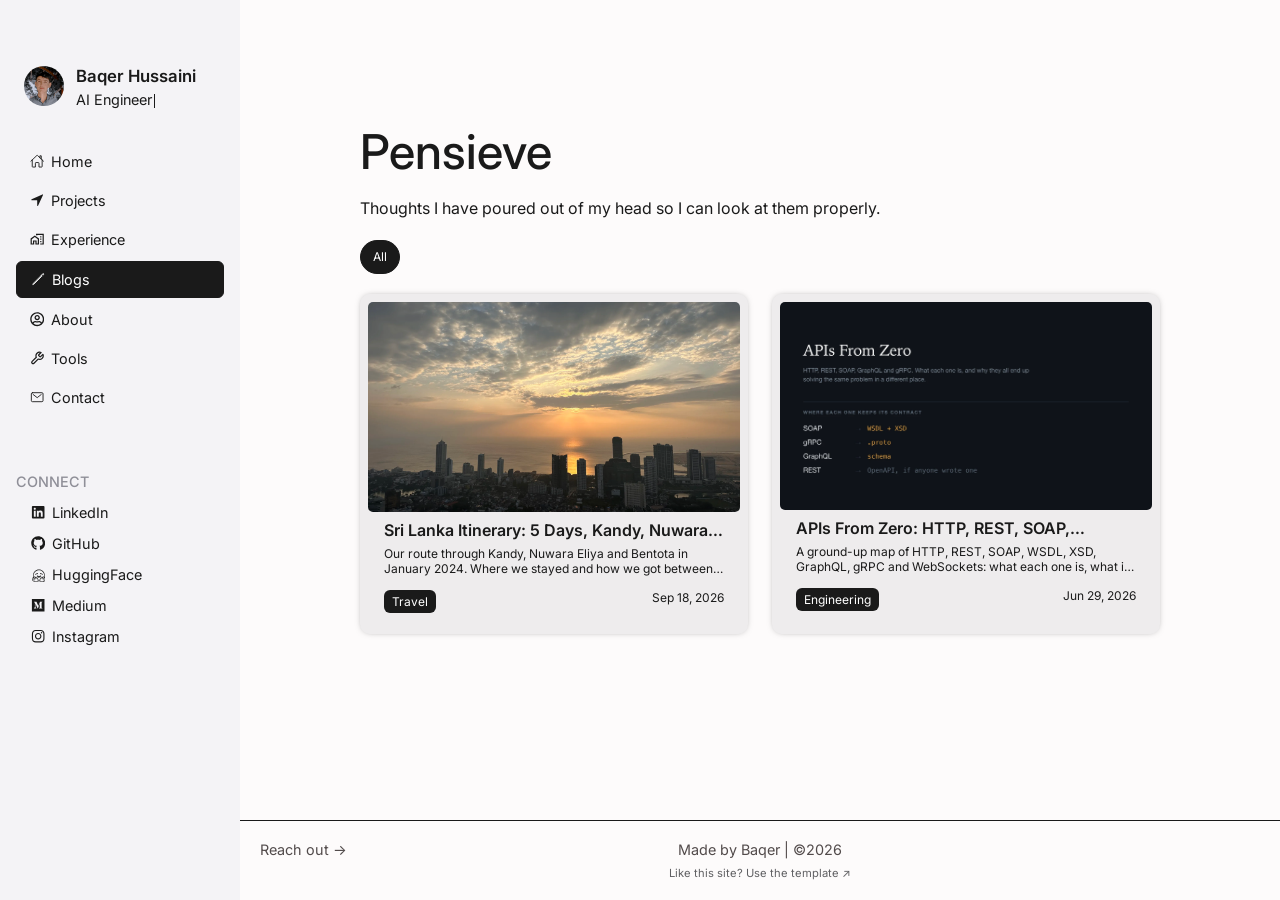
<file: blogs.html>
<!DOCTYPE html>
<html lang="en">
<head>
    <meta charset="UTF-8">
    <meta name="viewport" content="width=device-width, initial-scale=1.0">
    <meta name="description" content="Baqer Hussaini — AI Engineer building agent tooling and production AI products.">
    <title>Baqer Hussaini</title>
    <link rel="preconnect" href="https://fonts.googleapis.com">
    <link rel="preconnect" href="https://fonts.gstatic.com" crossorigin>
    <link href="https://fonts.googleapis.com/css2?family=Inter:wght@400;500;600;700&display=swap" rel="stylesheet">
    <link rel="stylesheet" href="styles/style.css">
    <link rel="stylesheet" href="styles/mobile-menu.css">
    <link rel="stylesheet" href="styles/typewriter.css">
    <link rel="stylesheet" href="styles/blogs.css">
    <link rel="icon" type="image/png" href="assets/images/favicon.png">
</head>
<body>
    <div class="container">
        <!-- MOBILE TOP BAR (visible only on small screens) -->
        <header class="mobile-topbar">
            <!-- Profile Name and Picture -->
            <div class="mobile-topbar-profile">
                <img src="assets/images/profile.jpg" alt="Profile Picture" class="avatar avatar-sm">
                <div class="profile-text">
                    <h2>Baqer Hussaini</h2>
                    <p class="role-typewriter">
                        <span class="sr-only">AI Engineer</span>
                        <span class="role-typewriter-text" aria-hidden="true"></span><span class="role-typewriter-cursor" aria-hidden="true"></span>
                    </p>
                </div>
            </div>

            <!-- Sidebar Opening Button -->
            <button type="button" class="menu-toggle" id="menuToggle" aria-label="Open menu" aria-expanded="false" aria-controls="sidebar">
                <svg width="24" height="24" viewBox="0 0 24 24" fill="none" stroke="currentColor" stroke-width="2" stroke-linecap="round">
                    <line x1="3" y1="6" x2="21" y2="6"></line>
                    <line x1="3" y1="12" x2="21" y2="12"></line>
                    <line x1="3" y1="18" x2="21" y2="18"></line>
                </svg>
            </button>
        </header>

        <!-- OVERLAY BACKDROP FOR MOBILE MENU -->
        <div class="sidebar-overlay" id="sidebarOverlay"></div>
        <!-- GLOBAL SIDEBAR -->
        <aside class="sidebar" id="sidebar">
            <!-- Sidebar Closing Button -->
            <button type="button" class="sidebar-close" id="sidebarClose" aria-label="Close menu">
                <svg width="18" height="18" viewBox="0 0 24 24" fill="none" stroke="currentColor" stroke-width="2" stroke-linecap="round">
                    <line x1="5" y1="5" x2="19" y2="19"></line>
                    <line x1="19" y1="5" x2="5" y2="19"></line>
                </svg>
            </button>
            
            <!-- Profile Name and Picture -->
            <div class="profile">
                <img src="assets/images/profile.jpg" alt="Profile Picture" class="avatar">
                <div class="profile-text">
                    <h2>Baqer Hussaini</h2>
                    <p class="role-typewriter">
                        <span class="sr-only">AI Engineer</span>
                        <span class="role-typewriter-text" aria-hidden="true"></span><span class="role-typewriter-cursor" aria-hidden="true"></span>
                    </p>
                </div>
            </div>

            <!-- Navigation Bar -->
            <nav class="nav-menu">
                <a href="index.html" class="nav-item" aria-current="page">
                    <svg stroke="currentColor" fill="currentColor" stroke-width="0" viewBox="0 0 512 512" height="1em" width="1em" xmlns="http://www.w3.org/2000/svg"><path fill="none" stroke-linecap="round" stroke-linejoin="round" stroke-width="32" d="M80 212v236a16 16 0 0 0 16 16h96V328a24 24 0 0 1 24-24h80a24 24 0 0 1 24 24v136h96a16 16 0 0 0 16-16V212"></path><path fill="none" stroke-linecap="round" stroke-linejoin="round" stroke-width="32" d="M480 256 266.89 52c-5-5.28-16.69-5.34-21.78 0L32 256m368-77V64h-48v69"></path></svg>
                    Home
                </a>
                <a href="projects.html" class="nav-item">
                    <svg stroke="currentColor" fill="currentColor" stroke-width="0" viewBox="0 0 512 512" height="1em" width="1em" xmlns="http://www.w3.org/2000/svg"><path d="M272 464a16 16 0 0 1-16-16.42V264.13a8 8 0 0 0-8-8H64.41a16.31 16.31 0 0 1-15.49-10.65 16 16 0 0 1 8.41-19.87l384-176.15a16 16 0 0 1 21.22 21.19l-176 384A16 16 0 0 1 272 464z"></path></svg>
                    Projects
                </a>
                <a href="experience.html" class="nav-item">
                    <svg stroke="currentColor" fill="currentColor" stroke-width="0" viewBox="0 0 24 24" height="1em" width="1em" xmlns="http://www.w3.org/2000/svg"><path fill="none" d="M0 0h24v24H0V0z"></path><path d="M17 7h2v2h-2zM17 11h2v2h-2zM17 15h2v2h-2zM1 11v10h6v-5h2v5h6V11L8 6l-7 5zm12 8h-2v-5H5v5H3v-7l5-3.5 5 3.5v7z"></path><path d="M10 3v1.97l2 1.43V5h9v14h-4v2h6V3z"></path></svg>
                    Experience
                </a>
                <a href="blogs.html" class="nav-item active">
                    <svg stroke="currentColor" fill="currentColor" stroke-width="0" viewBox="0 0 512 512" height="1em" width="1em" xmlns="http://www.w3.org/2000/svg"><path fill="none" stroke-linecap="round" stroke-linejoin="round" stroke-width="32" d="M364.13 125.25 87 403l-23 45 44.99-23 277.76-277.13-22.62-22.62zm56.56-56.56-22.62 22.62 22.62 22.63 22.62-22.63a16 16 0 0 0 0-22.62h0a16 16 0 0 0-22.62 0z"></path></svg>
                    Blogs
                </a>
                <a href="about.html" class="nav-item">
                    <svg stroke="currentColor" fill="currentColor" stroke-width="0" viewBox="0 0 496 512" height="1em" width="1em" xmlns="http://www.w3.org/2000/svg"><path d="M248 104c-53 0-96 43-96 96s43 96 96 96 96-43 96-96-43-96-96-96zm0 144c-26.5 0-48-21.5-48-48s21.5-48 48-48 48 21.5 48 48-21.5 48-48 48zm0-240C111 8 0 119 0 256s111 248 248 248 248-111 248-248S385 8 248 8zm0 448c-49.7 0-95.1-18.3-130.1-48.4 14.9-23 40.4-38.6 69.6-39.5 20.8 6.4 40.6 9.6 60.5 9.6s39.7-3.1 60.5-9.6c29.2 1 54.7 16.5 69.6 39.5-35 30.1-80.4 48.4-130.1 48.4zm162.7-84.1c-24.4-31.4-62.1-51.9-105.1-51.9-10.2 0-26 9.6-57.6 9.6-31.5 0-47.4-9.6-57.6-9.6-42.9 0-80.6 20.5-105.1 51.9C61.9 339.2 48 299.2 48 256c0-110.3 89.7-200 200-200s200 89.7 200 200c0 43.2-13.9 83.2-37.3 115.9z"></path></svg>
                    About
                </a>
                <a href="tools.html" class="nav-item">
                    <svg stroke="currentColor" fill="none" stroke-width="2" viewBox="0 0 24 24" stroke-linecap="round" stroke-linejoin="round" height="1em" width="1em" xmlns="http://www.w3.org/2000/svg"><path d="M14.7 6.3a1 1 0 0 0 0 1.4l1.6 1.6a1 1 0 0 0 1.4 0l3.77-3.77a6 6 0 0 1-7.94 7.94l-6.91 6.91a2.12 2.12 0 0 1-3-3l6.91-6.91a6 6 0 0 1 7.94-7.94l-3.76 3.76z"></path></svg>
                    Tools
                </a>
                <a href="contact.html" class="nav-item">
                    <svg stroke="currentColor" fill="currentColor" stroke-width="0" viewBox="0 0 512 512" height="1em" width="1em" xmlns="http://www.w3.org/2000/svg"><rect width="416" height="320" x="48" y="96" fill="none" stroke-linecap="round" stroke-linejoin="round" stroke-width="32" rx="40" ry="40"></rect><path fill="none" stroke-linecap="round" stroke-linejoin="round" stroke-width="32" d="m112 160 144 112 144-112"></path></svg>
                    Contact
                </a>
            </nav>

            <!-- Social Navigation -->
            <div class="connect-section">
                <p>Connect</p>
                <a href="https://linkedin.com/in/baqerhussaini" target="_blank" rel="noopener noreferrer" class="social-link">
                    <svg stroke="currentColor" fill="currentColor" stroke-width="0" viewBox="0 0 448 512" height="1em" width="1em" xmlns="http://www.w3.org/2000/svg"><path d="M416 32H31.9C14.3 32 0 46.5 0 64.3v383.4C0 465.5 14.3 480 31.9 480H416c17.6 0 32-14.5 32-32.3V64.3c0-17.8-14.4-32.3-32-32.3zM135.4 416H69V202.2h66.5V416zm-33.2-243c-21.3 0-38.5-17.3-38.5-38.5S80.9 96 102.2 96c21.2 0 38.5 17.3 38.5 38.5 0 21.3-17.2 38.5-38.5 38.5zm282.1 243h-66.4V312c0-24.8-.5-56.7-34.5-56.7-34.6 0-39.9 27-39.9 54.9V416h-66.4V202.2h63.7v29.2h.9c8.9-16.8 30.6-34.5 62.9-34.5 67.2 0 79.7 44.3 79.7 101.9V416z"></path></svg>
                    LinkedIn
                </a>
                <a href="https://github.com/BaqerHussaini" target="_blank" rel="noopener noreferrer" class="social-link">
                    <svg stroke="currentColor" fill="currentColor" stroke-width="0" viewBox="0 0 496 512" height="1em" width="1em" xmlns="http://www.w3.org/2000/svg"><path d="M165.9 397.4c0 2-2.3 3.6-5.2 3.6-3.3.3-5.6-1.3-5.6-3.6 0-2 2.3-3.6 5.2-3.6 3-.3 5.6 1.3 5.6 3.6zm-31.1-4.5c-.7 2 1.3 4.3 4.3 4.9 2.6 1 5.6 0 6.2-2s-1.3-4.3-4.3-5.2c-2.6-.7-5.5.3-6.2 2.3zm44.2-1.7c-2.9.7-4.9 2.6-4.6 4.9.3 2 2.9 3.3 5.9 2.6 2.9-.7 4.9-2.6 4.6-4.6-.3-1.9-3-3.2-5.9-2.9zM244.8 8C106.1 8 0 113.3 0 252c0 110.9 69.8 205.8 169.5 239.2 12.8 2.3 17.3-5.6 17.3-12.1 0-6.2-.3-40.4-.3-61.4 0 0-70 15-84.7-29.8 0 0-11.4-29.1-27.8-36.6 0 0-22.9-15.7 1.6-15.4 0 0 24.9 2 38.6 25.8 21.9 38.6 58.6 27.5 72.9 20.9 2.3-16 8.8-27.1 16-33.7-55.9-6.2-112.3-14.3-112.3-110.5 0-27.5 7.6-41.3 23.6-58.9-2.6-6.5-11.1-33.3 2.6-67.9 20.9-6.5 69 27 69 27 20-5.6 41.5-8.5 62.8-8.5s42.8 2.9 62.8 8.5c0 0 48.1-33.6 69-27 13.7 34.7 5.2 61.4 2.6 67.9 16 17.7 25.8 31.5 25.8 58.9 0 96.5-58.9 104.2-114.8 110.5 9.2 7.9 17 22.9 17 46.4 0 33.7-.3 75.4-.3 83.6 0 6.5 4.6 14.4 17.3 12.1C428.2 457.8 496 362.9 496 252 496 113.3 383.5 8 244.8 8zM97.2 352.9c-1.3 1-1 3.3.7 5.2 1.6 1.6 3.9 2.3 5.2 1 1.3-1 1-3.3-.7-5.2-1.6-1.6-3.9-2.3-5.2-1zm-10.8-8.1c-.7 1.3.3 2.9 2.3 3.9 1.6 1 3.6.7 4.3-.7.7-1.3-.3-2.9-2.3-3.9-2-.6-3.6-.3-4.3.7zm32.4 35.6c-1.6 1.3-1 4.3 1.3 6.2 2.3 2.3 5.2 2.6 6.5 1 1.3-1.3.7-4.3-1.3-6.2-2.2-2.3-5.2-2.6-6.5-1zm-11.4-14.7c-1.6 1-1.6 3.6 0 5.9 1.6 2.3 4.3 3.3 5.6 2.3 1.6-1.3 1.6-3.9 0-6.2-1.4-2.3-4-3.3-5.6-2z"></path></svg>
                    GitHub
                </a>
                <a href="https://huggingface.co/BaqerHussaini" target="_blank" rel="noopener noreferrer" class="social-link">
                    <svg stroke="currentColor" fill="currentColor" stroke-width="0" viewBox="0 0 576 512" height="1em" width="1em" xmlns="http://www.w3.org/2000/svg"><path d="M318.8 72.2C448.8 72.2 554.2 178 554.2 308.5C554.2 326.2 552.3 343.5 548.6 360.2C547.2 366.7 545.5 373 543.5 379.3C550 378.7 556.5 379.9 562.2 382.8C574.8 389.3 582.4 404.5 580.4 418.5C579.7 423.4 578 427.9 575.6 432C580.8 436.2 584.6 442.1 586.4 449.1C587.8 454.6 589.3 466.2 581.6 478C587.4 487.2 588.2 498.6 583.8 508.6C577.6 522.7 562.1 533.9 532.1 545.9C499.6 558.9 465 567.8 429.8 567.8C397.8 567.8 373.9 558.9 358.8 541.4C345.8 543.6 332.5 544.8 318.8 544.8C306.1 544.8 293.6 543.8 281.5 541.9C266.4 559.1 242.7 567.8 210.9 567.8C175.8 567.8 140.9 558.8 108.5 545.9C78.5 533.9 63 522.8 56.8 508.6C52.4 498.7 53.2 487.2 59 478C51.3 466.1 52.7 454.6 54.2 449.1C56 442.1 59.9 436.2 65 432C62.5 427.9 60.9 423.4 60.2 418.5C58.7 408.1 62.2 397.8 69.9 389.3C76 382.6 85 379 94.1 379.1C92.2 373 90.5 366.7 89.1 360.4C85.4 343.7 83.4 326.4 83.4 308.6C83.4 178.1 188.8 72.3 318.8 72.3zM149.5 375C136.5 366.8 127.4 371.4 130.5 388.4C133.6 405.4 187.7 446.6 182.5 455.6C177.3 464.4 159 445.5 158.7 445.1C158.7 445.1 100.5 392 87.9 405.8C75.3 419.6 97.5 431.2 129.2 450.5C160.9 469.8 163.4 474.9 158.9 482.2C154.4 489.5 84.4 430.2 77.8 455.4C71.3 480.5 149.2 487.8 144.5 505.2C139.7 522.6 89.6 472.4 79.3 491.9C69 511.5 150.1 534.5 150.7 534.6C176.9 541.4 243.3 555.9 266.6 521.7C283.3 497.1 282.2 478.6 259.2 455.6C236.2 432.6 222.9 398.9 222.9 398.9C222.9 398.7 217.9 379.4 206.6 381.1C195.2 382.9 186.9 412.1 210.7 430C234.5 447.9 206 460 196.8 443.3C187.6 426.5 162.6 383.4 149.7 375.1zM510.1 388.4C513.2 371.4 504 366.8 491.1 375C478.1 383.3 453.2 426.4 444 443.2C434.8 460 406.3 447.8 430.1 429.9C453.9 412 445.5 382.8 434.2 381C422.9 379.2 417.9 398.8 417.9 398.8C417.8 399 404.5 432.5 381.6 455.5C358.7 478.5 357.5 497 374.2 521.6C397.4 555.8 463.9 541.3 490.1 534.5C491.6 534.1 571.7 511.2 561.5 491.8C551.2 472.3 501.1 522.4 496.2 505.1C491.4 487.8 569.4 480.5 562.9 455.3C556.3 430.2 486.3 489.4 481.8 482.1C477.3 474.8 479.8 469.7 511.5 450.4C543.2 431.1 565.5 419.5 552.8 405.7C540.1 391.9 482 445 482 445C481.6 445.4 463.4 464.3 458.2 455.5C452.9 446.6 507.1 405.4 510.2 388.3zM318.8 96.6C202.2 96.6 107.7 191.5 107.7 308.5C107.7 325.6 109.7 342.3 113.5 358.2C113.5 358.1 113.6 358.1 113.7 358C119.8 350.6 128.6 346.6 138.4 346.6C156.1 346.6 169.5 358.5 179.9 371.5C186.7 362.1 197 356.5 207.8 356.5C228.5 356.5 241 374.6 245.7 390.8C248 396.3 259.3 421.3 276.1 438.2C301.8 464 308.3 490.6 295.5 519.1C311.5 520.9 328.3 520.8 344.7 518.8C332.2 490.4 338.7 463.9 364.3 438.2C381.2 421.3 392.4 396.3 394.8 390.8C399.5 374.6 412 356.5 432.7 356.5C443.6 356.5 453.9 362.1 460.6 371.5C471 358.5 484.4 346.6 502.1 346.6C510.8 346.6 518.7 349.7 524.6 355.5C529.6 333.5 531 309.7 528.7 286.8C517.9 179.9 428 96.5 318.7 96.5zM320.3 330.8C363.9 330.8 399.3 288.8 399.3 316.3C399.3 343.7 380.1 397.2 320.5 397.2C301.3 397.2 286.3 391.7 274.7 383.3C251.5 363.9 241.3 335.1 241.3 316.4C241.3 289 276.7 330.9 320.3 330.9zM307 355.8C298.8 358.2 291.5 362.6 285.5 368.4C307.5 381.2 335.9 381.3 357.2 367.1C351.7 362.2 345.2 358.4 338.1 356.1C333 354.5 327.7 371.9 322.1 371.9C316.9 371.9 311.8 354.3 307 355.7zM179.1 279.5C168.2 279.5 159.3 270.6 159.3 259.7C159.3 248.8 168.2 239.9 179.1 239.9C190 239.9 198.9 248.8 198.9 259.7C198.9 270.6 190 279.5 179.1 279.5zM461.5 279.5C450.6 279.5 441.7 270.6 441.7 259.7C441.7 248.8 450.6 239.9 461.5 239.9C472.4 239.9 481.3 248.8 481.3 259.7C481.3 270.6 472.4 279.5 461.5 279.5zM217.5 224.1C225.4 209.2 243.8 203.6 258.6 211.5C273.4 219.4 279 237.9 271.2 252.7C267.5 259.7 255.7 248.3 248.8 250.8C241.1 253.5 238 269.5 230.2 265.4C215.4 257.5 209.8 239 217.6 224.2zM381.9 211.5C396.7 203.6 415.1 209.2 423 224.1C430.9 239 425.2 257.4 410.4 265.3C402.6 269.5 399.5 253.5 391.7 250.7C384.8 248.3 373 259.7 369.3 252.6C361.4 237.7 367.1 219.3 381.9 211.4z"/></svg>
                    HuggingFace
                </a>
                <a href="https://medium.com/@baqer.hussaini" target="_blank" rel="noopener noreferrer" class="social-link">
                    <svg stroke="currentColor" fill="currentColor" stroke-width="0" viewBox="0 0 448 512" height="1em" width="1em" xmlns="http://www.w3.org/2000/svg"><path d="M0 32v448h448V32H0zm372.2 106.1l-24 23c-2.1 1.6-3.1 4.2-2.7 6.7v169.3c-.4 2.6.6 5.2 2.7 6.7l23.5 23v5.1h-118V367l24.3-23.6c2.4-2.4 2.4-3.1 2.4-6.7V199.8l-67.6 171.6h-9.1L125 199.8v115c-.7 4.8 1 9.7 4.4 13.2l31.6 38.3v5.1H71.2v-5.1l31.6-38.3c3.4-3.5 4.9-8.4 4.1-13.2v-133c.4-3.7-1-7.3-3.8-9.8L75 138.1V133h87.3l67.4 148L289 133.1h83.2v5z"></path></svg>
                    Medium
                </a>
                <a href="https://instagram.com/baqer.dev" target="_blank" rel="noopener noreferrer" class="social-link">
                    <svg stroke="currentColor" fill="currentColor" stroke-width="0" viewBox="0 0 448 512" height="1em" width="1em" xmlns="http://www.w3.org/2000/svg"><path d="M224.1 141c-63.6 0-114.9 51.3-114.9 114.9s51.3 114.9 114.9 114.9S339 319.5 339 255.9 287.7 141 224.1 141zm0 189.6c-41.1 0-74.7-33.5-74.7-74.7s33.5-74.7 74.7-74.7 74.7 33.5 74.7 74.7-33.6 74.7-74.7 74.7zm146.4-194.3c0 14.9-12 26.8-26.8 26.8-14.9 0-26.8-12-26.8-26.8s12-26.8 26.8-26.8 26.8 12 26.8 26.8zm76.1 27.2c-1.7-35.9-9.9-67.7-36.2-93.9-26.2-26.2-58-34.4-93.9-36.2-37-2.1-147.9-2.1-184.9 0-35.8 1.7-67.6 9.9-93.9 36.1s-34.4 58-36.2 93.9c-2.1 37-2.1 147.9 0 184.9 1.7 35.9 9.9 67.7 36.2 93.9s58 34.4 93.9 36.2c37 2.1 147.9 2.1 184.9 0 35.9-1.7 67.7-9.9 93.9-36.2 26.2-26.2 34.4-58 36.2-93.9 2.1-37 2.1-147.8 0-184.8zM398.8 388c-7.8 19.6-22.9 34.7-42.6 42.6-29.5 11.7-99.5 9-132.1 9s-102.7 2.6-132.1-9c-19.6-7.8-34.7-22.9-42.6-42.6-11.7-29.5-9-99.5-9-132.1s-2.6-102.7 9-132.1c7.8-19.6 22.9-34.7 42.6-42.6 29.5-11.7 99.5-9 132.1-9s102.7-2.6 132.1 9c19.6 7.8 34.7 22.9 42.6 42.6 11.7 29.5 9 99.5 9 132.1s2.7 102.7-9 132.1z"></path></svg>
                    Instagram
                </a>
            </div>
        </aside>

        <!-- MAIN CONTENT AREA -->
        <main class="main-menu">
            <!-- Content-->
            <div class="main-content">
                <div class="content">
                    <div class="title">
                        <h1>Pensieve</h1>
                        <p>Thoughts I have poured out of my head so I can look at them properly.</p>
                    </div>
                    
                    <div class="categories">
                        <button>All</button>
                    </div>
                        
                    <div class="projects">
                        <a class="project" href="blogs/empty.html">
                            <img src="assets/images/cover.webp">

                            <div class="detail">
                                <h2>Sri Lanka Itinerary: 5 Days, Kandy, Nuwara Eliya and Bentota</h2>
                                <p>Our route through Kandy, Nuwara Eliya and Bentota in January 2024. Where we stayed and how we got between them.</p>
                                
                                <div class="type-date">
                                    <p class="type">Travel</p>
                                    <p>Sep 18, 2026</p>
                                </div>
                            </div>
                        </a>

                        <a class="project" href="blogs/empty.html">
                            <img src="assets/images/apis-from-zero.webp">

                            <div class="detail">
                                <h2>APIs From Zero: HTTP, REST, SOAP, GraphQL and gRPC</h2>
                                <p>A ground-up map of HTTP, REST, SOAP, WSDL, XSD, GraphQL, gRPC and WebSockets: what each one is, what it sends, and how it tells you what it can do.</p>
                                
                                <div class="type-date">
                                    <p class="type">Engineering</p>
                                    <p>Jun 29, 2026</p>
                                </div>
                            </div>
                        </a>
                    </div>
                </div>
            </div>

            <!-- Footer-->
            <footer class="main-footer">
                <div class="main-footer-info">
                    <a href="contact.html" class="reach-out">Reach out →</a>
                    <p class="made-by">Made by Baqer | ©2026</p>
                    <span class="foright-spacer"></span>
                </div>
                <a href="https://github.com/BaqerHussaini/personal-portfolio" target="_blank" rel="noopener noreferrer" class="template">Like this site? Use the template ↗</a>
            </footer>
        </main>
    </div>

    <script src="scripts/mobile-menu.js" defer></script>
    <script src="scripts/typewriter.js" defer></script>
</body>
</html>
</file>
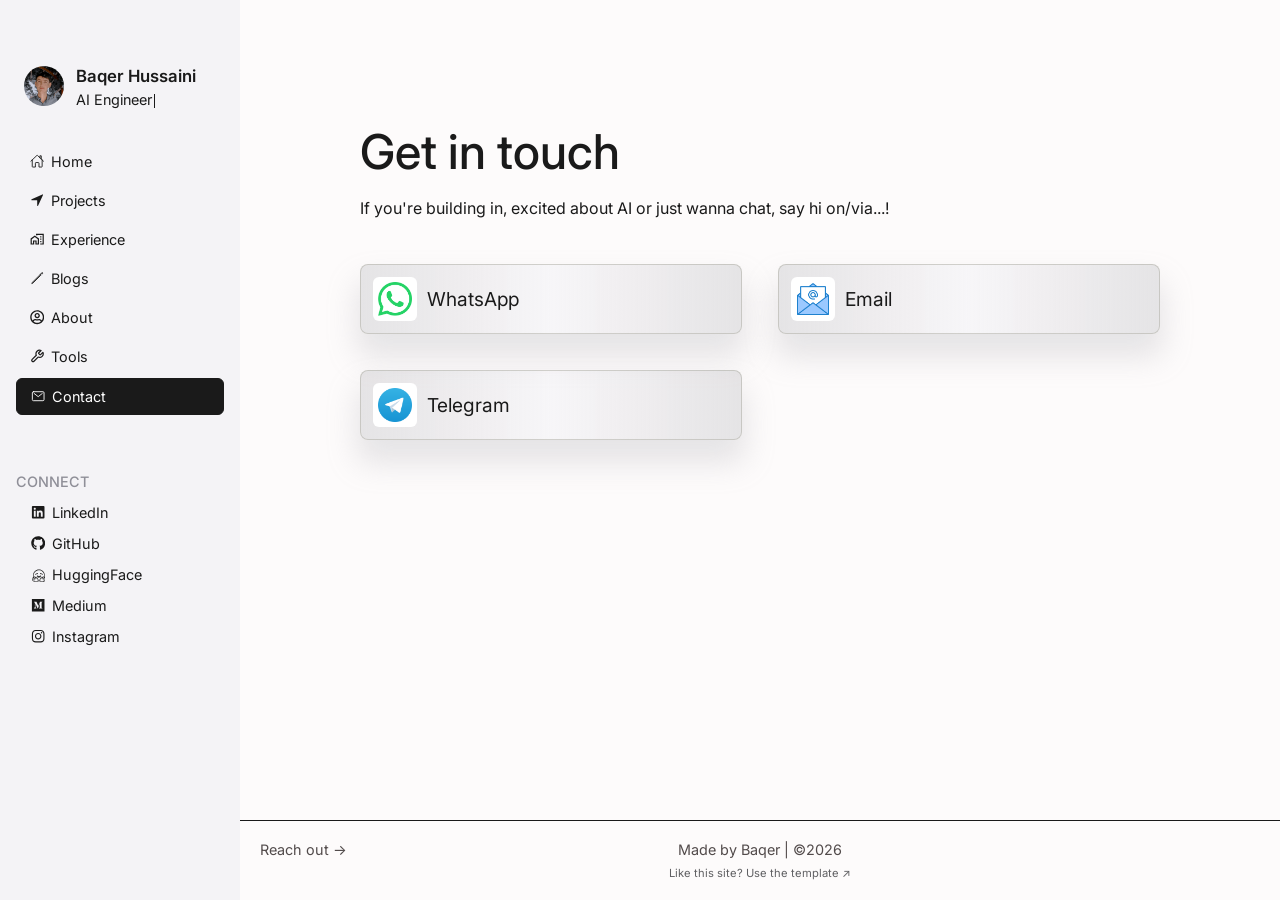
<file: contact.html>
<!DOCTYPE html>
<html lang="en">
<head>
    <meta charset="UTF-8">
    <meta name="viewport" content="width=device-width, initial-scale=1.0">
    <meta name="description" content="Baqer Hussaini — AI Engineer building agent tooling and production AI products.">
    <title>Baqer Hussaini</title>
    <link rel="preconnect" href="https://fonts.googleapis.com">
    <link rel="preconnect" href="https://fonts.gstatic.com" crossorigin>
    <link href="https://fonts.googleapis.com/css2?family=Inter:wght@400;500;600;700&display=swap" rel="stylesheet">
    <link rel="stylesheet" href="styles/style.css">
    <link rel="stylesheet" href="styles/mobile-menu.css">
    <link rel="stylesheet" href="styles/contact.css">
    <link rel="stylesheet" href="styles/typewriter.css">
    <link rel="icon" type="image/png" href="assets/images/favicon.png">
</head>
<body>
    <div class="container">
        <!-- MOBILE TOP BAR (visible only on small screens) -->
        <header class="mobile-topbar">
            <!-- Profile Name and Picture -->
            <div class="mobile-topbar-profile">
                <img src="assets/images/profile.jpg" alt="Profile Picture" class="avatar avatar-sm">
                <div class="profile-text">
                    <h2>Baqer Hussaini</h2>
                    <p class="role-typewriter">
                        <span class="sr-only">AI Engineer</span>
                        <span class="role-typewriter-text" aria-hidden="true"></span><span class="role-typewriter-cursor" aria-hidden="true"></span>
                    </p>
                </div>
            </div>

            <!-- Sidebar Opening Button -->
            <button type="button" class="menu-toggle" id="menuToggle" aria-label="Open menu" aria-expanded="false" aria-controls="sidebar">
                <svg width="24" height="24" viewBox="0 0 24 24" fill="none" stroke="currentColor" stroke-width="2" stroke-linecap="round">
                    <line x1="3" y1="6" x2="21" y2="6"></line>
                    <line x1="3" y1="12" x2="21" y2="12"></line>
                    <line x1="3" y1="18" x2="21" y2="18"></line>
                </svg>
            </button>
        </header>

        <!-- OVERLAY BACKDROP FOR MOBILE MENU -->
        <div class="sidebar-overlay" id="sidebarOverlay"></div>
        <!-- GLOBAL SIDEBAR -->
        <aside class="sidebar" id="sidebar">
            <!-- Sidebar Closing Button -->
            <button type="button" class="sidebar-close" id="sidebarClose" aria-label="Close menu">
                <svg width="18" height="18" viewBox="0 0 24 24" fill="none" stroke="currentColor" stroke-width="2" stroke-linecap="round">
                    <line x1="5" y1="5" x2="19" y2="19"></line>
                    <line x1="19" y1="5" x2="5" y2="19"></line>
                </svg>
            </button>
            
            <!-- Profile Name and Picture -->
            <div class="profile">
                <img src="assets/images/profile.jpg" alt="Profile Picture" class="avatar">
                <div class="profile-text">
                    <h2>Baqer Hussaini</h2>
                    <p class="role-typewriter">
                        <span class="sr-only">AI Engineer</span>
                        <span class="role-typewriter-text" aria-hidden="true"></span><span class="role-typewriter-cursor" aria-hidden="true"></span>
                    </p>
                </div>
            </div>

            <!-- Navigation Bar -->
            <nav class="nav-menu">
                <a href="index.html" class="nav-item" aria-current="page">
                    <svg stroke="currentColor" fill="currentColor" stroke-width="0" viewBox="0 0 512 512" height="1em" width="1em" xmlns="http://www.w3.org/2000/svg"><path fill="none" stroke-linecap="round" stroke-linejoin="round" stroke-width="32" d="M80 212v236a16 16 0 0 0 16 16h96V328a24 24 0 0 1 24-24h80a24 24 0 0 1 24 24v136h96a16 16 0 0 0 16-16V212"></path><path fill="none" stroke-linecap="round" stroke-linejoin="round" stroke-width="32" d="M480 256 266.89 52c-5-5.28-16.69-5.34-21.78 0L32 256m368-77V64h-48v69"></path></svg>
                    Home
                </a>
                <a href="projects.html" class="nav-item">
                    <svg stroke="currentColor" fill="currentColor" stroke-width="0" viewBox="0 0 512 512" height="1em" width="1em" xmlns="http://www.w3.org/2000/svg"><path d="M272 464a16 16 0 0 1-16-16.42V264.13a8 8 0 0 0-8-8H64.41a16.31 16.31 0 0 1-15.49-10.65 16 16 0 0 1 8.41-19.87l384-176.15a16 16 0 0 1 21.22 21.19l-176 384A16 16 0 0 1 272 464z"></path></svg>
                    Projects
                </a>
                <a href="experience.html" class="nav-item">
                    <svg stroke="currentColor" fill="currentColor" stroke-width="0" viewBox="0 0 24 24" height="1em" width="1em" xmlns="http://www.w3.org/2000/svg"><path fill="none" d="M0 0h24v24H0V0z"></path><path d="M17 7h2v2h-2zM17 11h2v2h-2zM17 15h2v2h-2zM1 11v10h6v-5h2v5h6V11L8 6l-7 5zm12 8h-2v-5H5v5H3v-7l5-3.5 5 3.5v7z"></path><path d="M10 3v1.97l2 1.43V5h9v14h-4v2h6V3z"></path></svg>
                    Experience
                </a>
                <a href="blogs.html" class="nav-item">
                    <svg stroke="currentColor" fill="currentColor" stroke-width="0" viewBox="0 0 512 512" height="1em" width="1em" xmlns="http://www.w3.org/2000/svg"><path fill="none" stroke-linecap="round" stroke-linejoin="round" stroke-width="32" d="M364.13 125.25 87 403l-23 45 44.99-23 277.76-277.13-22.62-22.62zm56.56-56.56-22.62 22.62 22.62 22.63 22.62-22.63a16 16 0 0 0 0-22.62h0a16 16 0 0 0-22.62 0z"></path></svg>
                    Blogs
                </a>
                <a href="about.html" class="nav-item">
                    <svg stroke="currentColor" fill="currentColor" stroke-width="0" viewBox="0 0 496 512" height="1em" width="1em" xmlns="http://www.w3.org/2000/svg"><path d="M248 104c-53 0-96 43-96 96s43 96 96 96 96-43 96-96-43-96-96-96zm0 144c-26.5 0-48-21.5-48-48s21.5-48 48-48 48 21.5 48 48-21.5 48-48 48zm0-240C111 8 0 119 0 256s111 248 248 248 248-111 248-248S385 8 248 8zm0 448c-49.7 0-95.1-18.3-130.1-48.4 14.9-23 40.4-38.6 69.6-39.5 20.8 6.4 40.6 9.6 60.5 9.6s39.7-3.1 60.5-9.6c29.2 1 54.7 16.5 69.6 39.5-35 30.1-80.4 48.4-130.1 48.4zm162.7-84.1c-24.4-31.4-62.1-51.9-105.1-51.9-10.2 0-26 9.6-57.6 9.6-31.5 0-47.4-9.6-57.6-9.6-42.9 0-80.6 20.5-105.1 51.9C61.9 339.2 48 299.2 48 256c0-110.3 89.7-200 200-200s200 89.7 200 200c0 43.2-13.9 83.2-37.3 115.9z"></path></svg>
                    About
                </a>
                <a href="tools.html" class="nav-item">
                    <svg stroke="currentColor" fill="none" stroke-width="2" viewBox="0 0 24 24" stroke-linecap="round" stroke-linejoin="round" height="1em" width="1em" xmlns="http://www.w3.org/2000/svg"><path d="M14.7 6.3a1 1 0 0 0 0 1.4l1.6 1.6a1 1 0 0 0 1.4 0l3.77-3.77a6 6 0 0 1-7.94 7.94l-6.91 6.91a2.12 2.12 0 0 1-3-3l6.91-6.91a6 6 0 0 1 7.94-7.94l-3.76 3.76z"></path></svg>
                    Tools
                </a>
                <a href="contact.html" class="nav-item active">
                    <svg stroke="currentColor" fill="currentColor" stroke-width="0" viewBox="0 0 512 512" height="1em" width="1em" xmlns="http://www.w3.org/2000/svg"><rect width="416" height="320" x="48" y="96" fill="none" stroke-linecap="round" stroke-linejoin="round" stroke-width="32" rx="40" ry="40"></rect><path fill="none" stroke-linecap="round" stroke-linejoin="round" stroke-width="32" d="m112 160 144 112 144-112"></path></svg>
                    Contact
                </a>
            </nav>

            <!-- Social Navigation -->
            <div class="connect-section">
                <p>Connect</p>
                <a href="https://linkedin.com/in/baqerhussaini" target="_blank" rel="noopener noreferrer" class="social-link">
                    <svg stroke="currentColor" fill="currentColor" stroke-width="0" viewBox="0 0 448 512" height="1em" width="1em" xmlns="http://www.w3.org/2000/svg"><path d="M416 32H31.9C14.3 32 0 46.5 0 64.3v383.4C0 465.5 14.3 480 31.9 480H416c17.6 0 32-14.5 32-32.3V64.3c0-17.8-14.4-32.3-32-32.3zM135.4 416H69V202.2h66.5V416zm-33.2-243c-21.3 0-38.5-17.3-38.5-38.5S80.9 96 102.2 96c21.2 0 38.5 17.3 38.5 38.5 0 21.3-17.2 38.5-38.5 38.5zm282.1 243h-66.4V312c0-24.8-.5-56.7-34.5-56.7-34.6 0-39.9 27-39.9 54.9V416h-66.4V202.2h63.7v29.2h.9c8.9-16.8 30.6-34.5 62.9-34.5 67.2 0 79.7 44.3 79.7 101.9V416z"></path></svg>
                    LinkedIn
                </a>
                <a href="https://github.com/BaqerHussaini" target="_blank" rel="noopener noreferrer" class="social-link">
                    <svg stroke="currentColor" fill="currentColor" stroke-width="0" viewBox="0 0 496 512" height="1em" width="1em" xmlns="http://www.w3.org/2000/svg"><path d="M165.9 397.4c0 2-2.3 3.6-5.2 3.6-3.3.3-5.6-1.3-5.6-3.6 0-2 2.3-3.6 5.2-3.6 3-.3 5.6 1.3 5.6 3.6zm-31.1-4.5c-.7 2 1.3 4.3 4.3 4.9 2.6 1 5.6 0 6.2-2s-1.3-4.3-4.3-5.2c-2.6-.7-5.5.3-6.2 2.3zm44.2-1.7c-2.9.7-4.9 2.6-4.6 4.9.3 2 2.9 3.3 5.9 2.6 2.9-.7 4.9-2.6 4.6-4.6-.3-1.9-3-3.2-5.9-2.9zM244.8 8C106.1 8 0 113.3 0 252c0 110.9 69.8 205.8 169.5 239.2 12.8 2.3 17.3-5.6 17.3-12.1 0-6.2-.3-40.4-.3-61.4 0 0-70 15-84.7-29.8 0 0-11.4-29.1-27.8-36.6 0 0-22.9-15.7 1.6-15.4 0 0 24.9 2 38.6 25.8 21.9 38.6 58.6 27.5 72.9 20.9 2.3-16 8.8-27.1 16-33.7-55.9-6.2-112.3-14.3-112.3-110.5 0-27.5 7.6-41.3 23.6-58.9-2.6-6.5-11.1-33.3 2.6-67.9 20.9-6.5 69 27 69 27 20-5.6 41.5-8.5 62.8-8.5s42.8 2.9 62.8 8.5c0 0 48.1-33.6 69-27 13.7 34.7 5.2 61.4 2.6 67.9 16 17.7 25.8 31.5 25.8 58.9 0 96.5-58.9 104.2-114.8 110.5 9.2 7.9 17 22.9 17 46.4 0 33.7-.3 75.4-.3 83.6 0 6.5 4.6 14.4 17.3 12.1C428.2 457.8 496 362.9 496 252 496 113.3 383.5 8 244.8 8zM97.2 352.9c-1.3 1-1 3.3.7 5.2 1.6 1.6 3.9 2.3 5.2 1 1.3-1 1-3.3-.7-5.2-1.6-1.6-3.9-2.3-5.2-1zm-10.8-8.1c-.7 1.3.3 2.9 2.3 3.9 1.6 1 3.6.7 4.3-.7.7-1.3-.3-2.9-2.3-3.9-2-.6-3.6-.3-4.3.7zm32.4 35.6c-1.6 1.3-1 4.3 1.3 6.2 2.3 2.3 5.2 2.6 6.5 1 1.3-1.3.7-4.3-1.3-6.2-2.2-2.3-5.2-2.6-6.5-1zm-11.4-14.7c-1.6 1-1.6 3.6 0 5.9 1.6 2.3 4.3 3.3 5.6 2.3 1.6-1.3 1.6-3.9 0-6.2-1.4-2.3-4-3.3-5.6-2z"></path></svg>
                    GitHub
                </a>
                <a href="https://huggingface.co/BaqerHussaini" target="_blank" rel="noopener noreferrer" class="social-link">
                    <svg stroke="currentColor" fill="currentColor" stroke-width="0" viewBox="0 0 576 512" height="1em" width="1em" xmlns="http://www.w3.org/2000/svg"><path d="M318.8 72.2C448.8 72.2 554.2 178 554.2 308.5C554.2 326.2 552.3 343.5 548.6 360.2C547.2 366.7 545.5 373 543.5 379.3C550 378.7 556.5 379.9 562.2 382.8C574.8 389.3 582.4 404.5 580.4 418.5C579.7 423.4 578 427.9 575.6 432C580.8 436.2 584.6 442.1 586.4 449.1C587.8 454.6 589.3 466.2 581.6 478C587.4 487.2 588.2 498.6 583.8 508.6C577.6 522.7 562.1 533.9 532.1 545.9C499.6 558.9 465 567.8 429.8 567.8C397.8 567.8 373.9 558.9 358.8 541.4C345.8 543.6 332.5 544.8 318.8 544.8C306.1 544.8 293.6 543.8 281.5 541.9C266.4 559.1 242.7 567.8 210.9 567.8C175.8 567.8 140.9 558.8 108.5 545.9C78.5 533.9 63 522.8 56.8 508.6C52.4 498.7 53.2 487.2 59 478C51.3 466.1 52.7 454.6 54.2 449.1C56 442.1 59.9 436.2 65 432C62.5 427.9 60.9 423.4 60.2 418.5C58.7 408.1 62.2 397.8 69.9 389.3C76 382.6 85 379 94.1 379.1C92.2 373 90.5 366.7 89.1 360.4C85.4 343.7 83.4 326.4 83.4 308.6C83.4 178.1 188.8 72.3 318.8 72.3zM149.5 375C136.5 366.8 127.4 371.4 130.5 388.4C133.6 405.4 187.7 446.6 182.5 455.6C177.3 464.4 159 445.5 158.7 445.1C158.7 445.1 100.5 392 87.9 405.8C75.3 419.6 97.5 431.2 129.2 450.5C160.9 469.8 163.4 474.9 158.9 482.2C154.4 489.5 84.4 430.2 77.8 455.4C71.3 480.5 149.2 487.8 144.5 505.2C139.7 522.6 89.6 472.4 79.3 491.9C69 511.5 150.1 534.5 150.7 534.6C176.9 541.4 243.3 555.9 266.6 521.7C283.3 497.1 282.2 478.6 259.2 455.6C236.2 432.6 222.9 398.9 222.9 398.9C222.9 398.7 217.9 379.4 206.6 381.1C195.2 382.9 186.9 412.1 210.7 430C234.5 447.9 206 460 196.8 443.3C187.6 426.5 162.6 383.4 149.7 375.1zM510.1 388.4C513.2 371.4 504 366.8 491.1 375C478.1 383.3 453.2 426.4 444 443.2C434.8 460 406.3 447.8 430.1 429.9C453.9 412 445.5 382.8 434.2 381C422.9 379.2 417.9 398.8 417.9 398.8C417.8 399 404.5 432.5 381.6 455.5C358.7 478.5 357.5 497 374.2 521.6C397.4 555.8 463.9 541.3 490.1 534.5C491.6 534.1 571.7 511.2 561.5 491.8C551.2 472.3 501.1 522.4 496.2 505.1C491.4 487.8 569.4 480.5 562.9 455.3C556.3 430.2 486.3 489.4 481.8 482.1C477.3 474.8 479.8 469.7 511.5 450.4C543.2 431.1 565.5 419.5 552.8 405.7C540.1 391.9 482 445 482 445C481.6 445.4 463.4 464.3 458.2 455.5C452.9 446.6 507.1 405.4 510.2 388.3zM318.8 96.6C202.2 96.6 107.7 191.5 107.7 308.5C107.7 325.6 109.7 342.3 113.5 358.2C113.5 358.1 113.6 358.1 113.7 358C119.8 350.6 128.6 346.6 138.4 346.6C156.1 346.6 169.5 358.5 179.9 371.5C186.7 362.1 197 356.5 207.8 356.5C228.5 356.5 241 374.6 245.7 390.8C248 396.3 259.3 421.3 276.1 438.2C301.8 464 308.3 490.6 295.5 519.1C311.5 520.9 328.3 520.8 344.7 518.8C332.2 490.4 338.7 463.9 364.3 438.2C381.2 421.3 392.4 396.3 394.8 390.8C399.5 374.6 412 356.5 432.7 356.5C443.6 356.5 453.9 362.1 460.6 371.5C471 358.5 484.4 346.6 502.1 346.6C510.8 346.6 518.7 349.7 524.6 355.5C529.6 333.5 531 309.7 528.7 286.8C517.9 179.9 428 96.5 318.7 96.5zM320.3 330.8C363.9 330.8 399.3 288.8 399.3 316.3C399.3 343.7 380.1 397.2 320.5 397.2C301.3 397.2 286.3 391.7 274.7 383.3C251.5 363.9 241.3 335.1 241.3 316.4C241.3 289 276.7 330.9 320.3 330.9zM307 355.8C298.8 358.2 291.5 362.6 285.5 368.4C307.5 381.2 335.9 381.3 357.2 367.1C351.7 362.2 345.2 358.4 338.1 356.1C333 354.5 327.7 371.9 322.1 371.9C316.9 371.9 311.8 354.3 307 355.7zM179.1 279.5C168.2 279.5 159.3 270.6 159.3 259.7C159.3 248.8 168.2 239.9 179.1 239.9C190 239.9 198.9 248.8 198.9 259.7C198.9 270.6 190 279.5 179.1 279.5zM461.5 279.5C450.6 279.5 441.7 270.6 441.7 259.7C441.7 248.8 450.6 239.9 461.5 239.9C472.4 239.9 481.3 248.8 481.3 259.7C481.3 270.6 472.4 279.5 461.5 279.5zM217.5 224.1C225.4 209.2 243.8 203.6 258.6 211.5C273.4 219.4 279 237.9 271.2 252.7C267.5 259.7 255.7 248.3 248.8 250.8C241.1 253.5 238 269.5 230.2 265.4C215.4 257.5 209.8 239 217.6 224.2zM381.9 211.5C396.7 203.6 415.1 209.2 423 224.1C430.9 239 425.2 257.4 410.4 265.3C402.6 269.5 399.5 253.5 391.7 250.7C384.8 248.3 373 259.7 369.3 252.6C361.4 237.7 367.1 219.3 381.9 211.4z"/></svg>
                    HuggingFace
                </a>
                <a href="https://medium.com/@baqer.hussaini" target="_blank" rel="noopener noreferrer" class="social-link">
                    <svg stroke="currentColor" fill="currentColor" stroke-width="0" viewBox="0 0 448 512" height="1em" width="1em" xmlns="http://www.w3.org/2000/svg"><path d="M0 32v448h448V32H0zm372.2 106.1l-24 23c-2.1 1.6-3.1 4.2-2.7 6.7v169.3c-.4 2.6.6 5.2 2.7 6.7l23.5 23v5.1h-118V367l24.3-23.6c2.4-2.4 2.4-3.1 2.4-6.7V199.8l-67.6 171.6h-9.1L125 199.8v115c-.7 4.8 1 9.7 4.4 13.2l31.6 38.3v5.1H71.2v-5.1l31.6-38.3c3.4-3.5 4.9-8.4 4.1-13.2v-133c.4-3.7-1-7.3-3.8-9.8L75 138.1V133h87.3l67.4 148L289 133.1h83.2v5z"></path></svg>
                    Medium
                </a>
                <a href="https://instagram.com/baqer.dev" target="_blank" rel="noopener noreferrer" class="social-link">
                    <svg stroke="currentColor" fill="currentColor" stroke-width="0" viewBox="0 0 448 512" height="1em" width="1em" xmlns="http://www.w3.org/2000/svg"><path d="M224.1 141c-63.6 0-114.9 51.3-114.9 114.9s51.3 114.9 114.9 114.9S339 319.5 339 255.9 287.7 141 224.1 141zm0 189.6c-41.1 0-74.7-33.5-74.7-74.7s33.5-74.7 74.7-74.7 74.7 33.5 74.7 74.7-33.6 74.7-74.7 74.7zm146.4-194.3c0 14.9-12 26.8-26.8 26.8-14.9 0-26.8-12-26.8-26.8s12-26.8 26.8-26.8 26.8 12 26.8 26.8zm76.1 27.2c-1.7-35.9-9.9-67.7-36.2-93.9-26.2-26.2-58-34.4-93.9-36.2-37-2.1-147.9-2.1-184.9 0-35.8 1.7-67.6 9.9-93.9 36.1s-34.4 58-36.2 93.9c-2.1 37-2.1 147.9 0 184.9 1.7 35.9 9.9 67.7 36.2 93.9s58 34.4 93.9 36.2c37 2.1 147.9 2.1 184.9 0 35.9-1.7 67.7-9.9 93.9-36.2 26.2-26.2 34.4-58 36.2-93.9 2.1-37 2.1-147.8 0-184.8zM398.8 388c-7.8 19.6-22.9 34.7-42.6 42.6-29.5 11.7-99.5 9-132.1 9s-102.7 2.6-132.1-9c-19.6-7.8-34.7-22.9-42.6-42.6-11.7-29.5-9-99.5-9-132.1s-2.6-102.7 9-132.1c7.8-19.6 22.9-34.7 42.6-42.6 29.5-11.7 99.5-9 132.1-9s102.7-2.6 132.1 9c19.6 7.8 34.7 22.9 42.6 42.6 11.7 29.5 9 99.5 9 132.1s2.7 102.7-9 132.1z"></path></svg>
                    Instagram
                </a>
            </div>
        </aside>

        <!-- MAIN CONTENT AREA -->
        <main class="main-menu">
            <!-- Content-->
            <div class="main-content">
                <div class="content">
                    <h1 class="title">Get in touch</h1>
                    <p class="subtitle">If you're building in, excited about AI or just wanna chat, say hi on/via...!</p>
                    <div class="app-grid">
                        <a class="app-card" href="https://wa.me/93798295418" target="_blank" rel="noopener noreferrer">
                            <img src="assets/images/whatsapp.jpg" alt="WhatsApp">
                            <h3>WhatsApp</h3>
                        </a>

                        <a class="app-card" href="mailto:engineer.baqer.hussaini@gmail.com" target="_blank" rel="noopener noreferrer">
                            <img src="assets/images/email.jpg" alt="Email">
                            <h3>Email</h3>
                        </a>

                        <a class="app-card" href="https://t.me/baqer_hussaini" target="_blank" rel="noopener noreferrer">
                            <img src="assets/images/telegram.jpg" alt="Telegram">
                            <h3>Telegram</h3>
                        </a>
                    </div>
                </div>
            </div>

            <!-- Footer-->
            <footer class="main-footer">
                <div class="main-footer-info">
                    <a href="contact.html" class="reach-out">Reach out →</a>
                    <p class="made-by">Made by Baqer | ©2026</p>
                    <span class="foright-spacer"></span>
                </div>
                <a href="https://github.com/BaqerHussaini/personal-portfolio" target="_blank" rel="noopener noreferrer" class="template">Like this site? Use the template ↗</a>
            </footer>
        </main>
    </div>

    <script src="scripts/mobile-menu.js" defer></script>
    <script src="scripts/typewriter.js" defer></script>
</body>
</html>
</file>
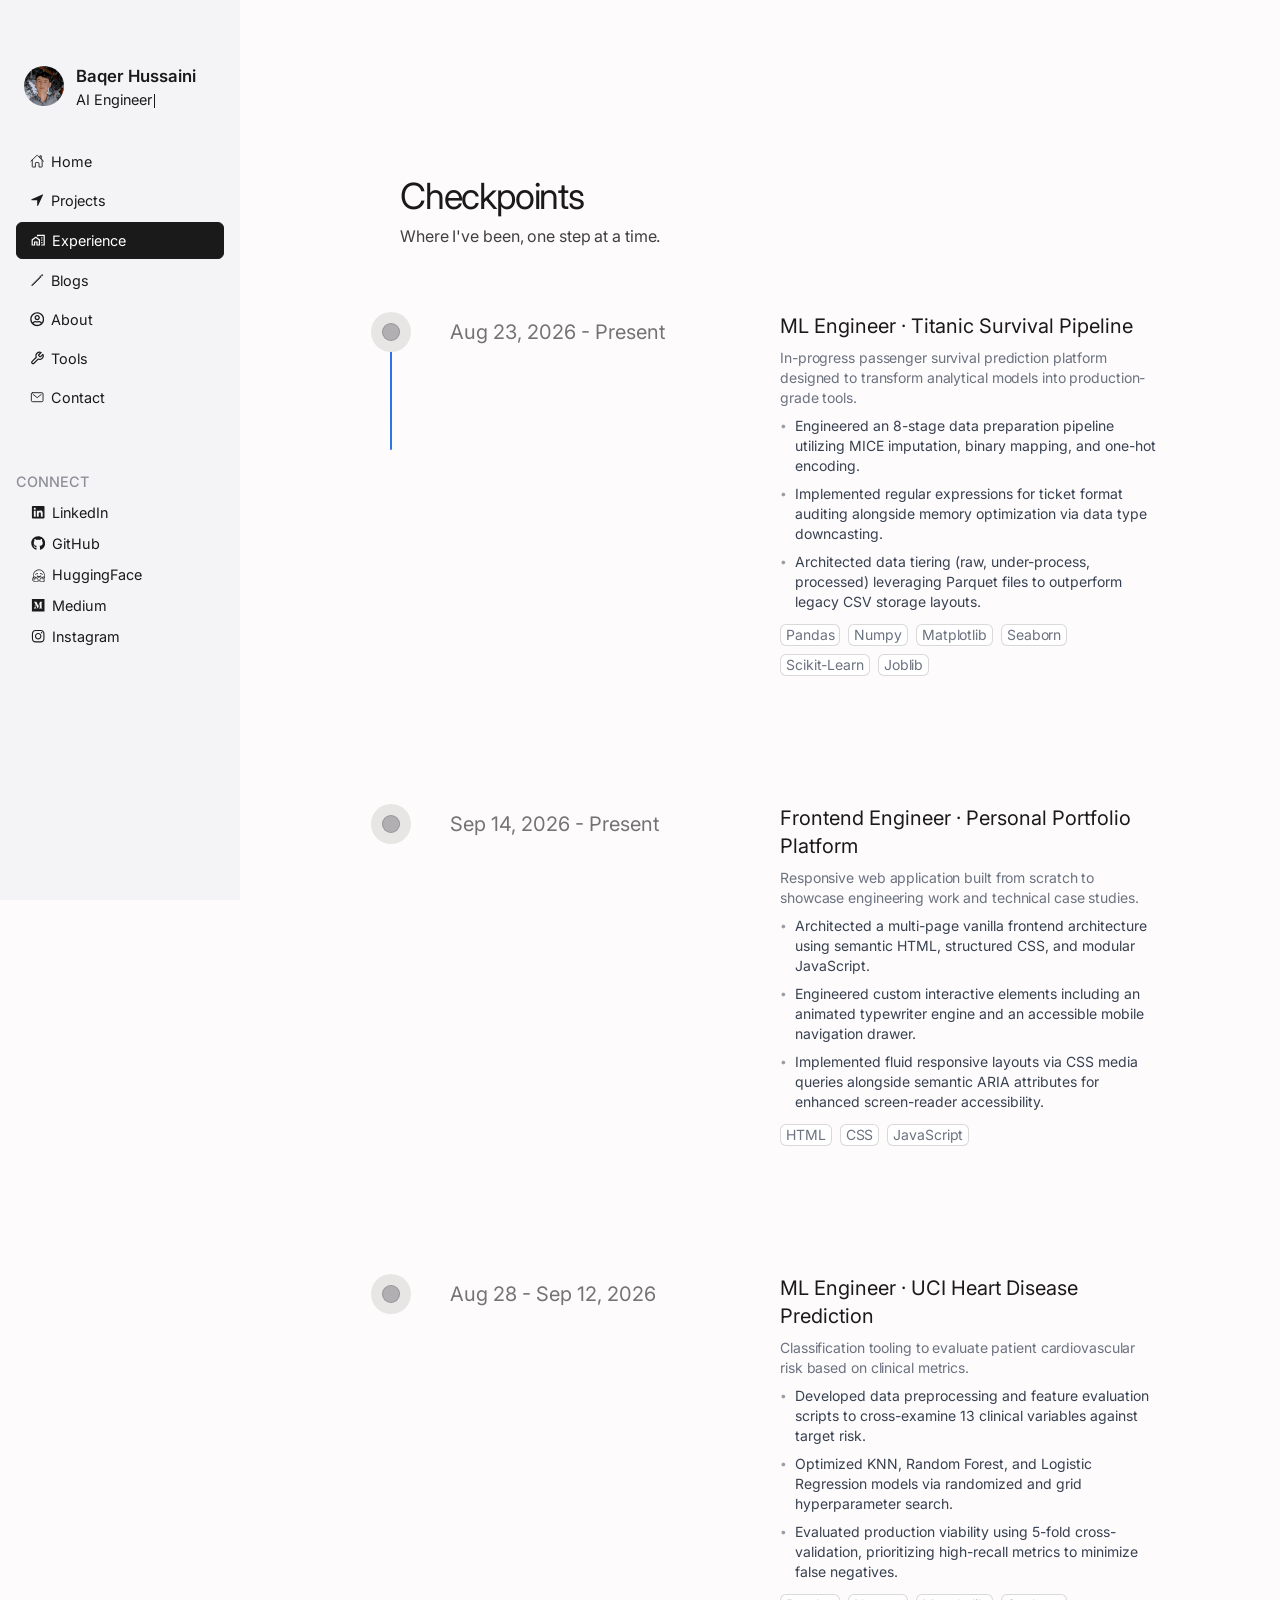
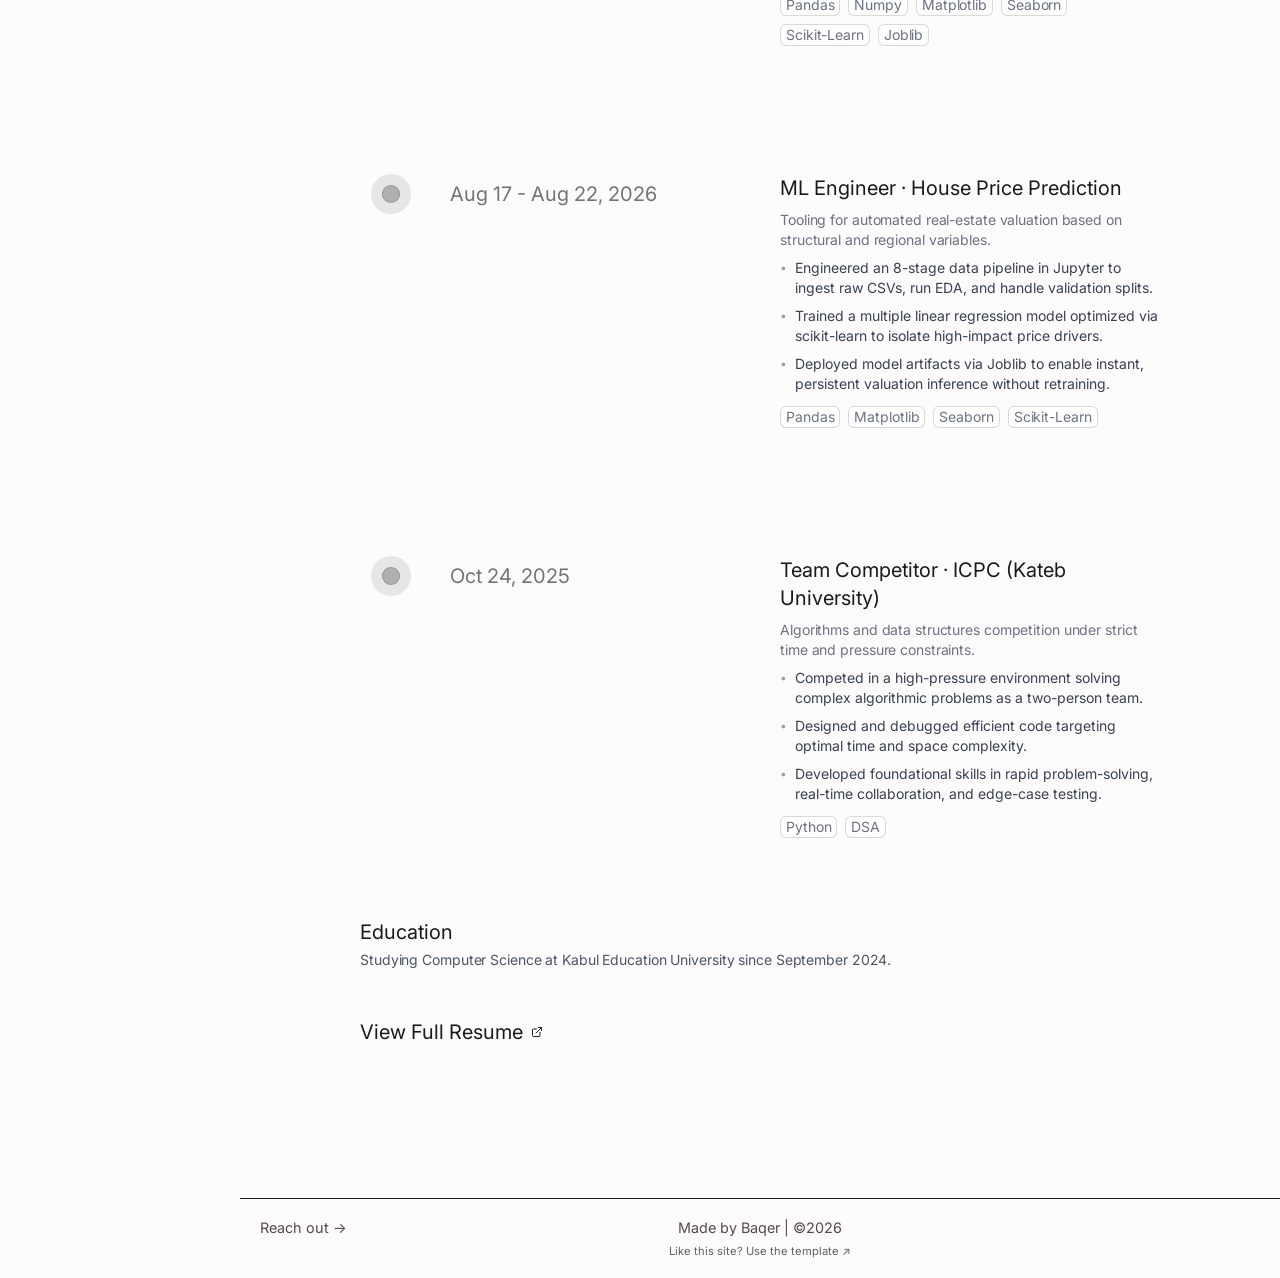
<file: experience.html>
<!DOCTYPE html>
<html lang="en">
<head>
    <meta charset="UTF-8">
    <meta name="viewport" content="width=device-width, initial-scale=1.0">
    <meta name="description" content="Baqer Hussaini — AI Engineer building agent tooling and production AI products.">
    <title>Baqer Hussaini</title>
    <link rel="preconnect" href="https://fonts.googleapis.com">
    <link rel="preconnect" href="https://fonts.gstatic.com" crossorigin>
    <link href="https://fonts.googleapis.com/css2?family=Inter:wght@400;500;600;700&display=swap" rel="stylesheet">
    <link rel="stylesheet" href="styles/style.css">
    <link rel="stylesheet" href="styles/mobile-menu.css">
    <link rel="stylesheet" href="styles/experience.css">
    <link rel="stylesheet" href="styles/typewriter.css">
    <link rel="icon" type="image/png" href="assets/images/favicon.png">
</head>
<body>
    <div class="container">
        <!-- MOBILE TOP BAR (visible only on small screens) -->
        <header class="mobile-topbar">
            <!-- Profile Name and Picture -->
            <div class="mobile-topbar-profile">
                <img src="assets/images/profile.jpg" alt="Profile Picture" class="avatar avatar-sm">
                <div class="profile-text">
                    <h2>Baqer Hussaini</h2>
                    <p class="role-typewriter">
                        <span class="sr-only">AI Engineer</span>
                        <span class="role-typewriter-text" aria-hidden="true"></span><span class="role-typewriter-cursor" aria-hidden="true"></span>
                    </p>
                </div>
            </div>

            <!-- Sidebar Opening Button -->
            <button type="button" class="menu-toggle" id="menuToggle" aria-label="Open menu" aria-expanded="false" aria-controls="sidebar">
                <svg width="24" height="24" viewBox="0 0 24 24" fill="none" stroke="currentColor" stroke-width="2" stroke-linecap="round">
                    <line x1="3" y1="6" x2="21" y2="6"></line>
                    <line x1="3" y1="12" x2="21" y2="12"></line>
                    <line x1="3" y1="18" x2="21" y2="18"></line>
                </svg>
            </button>
        </header>

        <!-- OVERLAY BACKDROP FOR MOBILE MENU -->
        <div class="sidebar-overlay" id="sidebarOverlay"></div>
        <!-- GLOBAL SIDEBAR -->
        <aside class="sidebar" id="sidebar">
            <!-- Sidebar Closing Button -->
            <button type="button" class="sidebar-close" id="sidebarClose" aria-label="Close menu">
                <svg width="18" height="18" viewBox="0 0 24 24" fill="none" stroke="currentColor" stroke-width="2" stroke-linecap="round">
                    <line x1="5" y1="5" x2="19" y2="19"></line>
                    <line x1="19" y1="5" x2="5" y2="19"></line>
                </svg>
            </button>
            
            <!-- Profile Name and Picture -->
            <div class="profile">
                <img src="assets/images/profile.jpg" alt="Profile Picture" class="avatar">
                <div class="profile-text">
                    <h2>Baqer Hussaini</h2>
                    <p class="role-typewriter">
                        <span class="sr-only">AI Engineer</span>
                        <span class="role-typewriter-text" aria-hidden="true"></span><span class="role-typewriter-cursor" aria-hidden="true"></span>
                    </p>
                </div>
            </div>

            <!-- Navigation Bar -->
            <nav class="nav-menu">
                <a href="index.html" class="nav-item" aria-current="page">
                    <svg stroke="currentColor" fill="currentColor" stroke-width="0" viewBox="0 0 512 512" height="1em" width="1em" xmlns="http://www.w3.org/2000/svg"><path fill="none" stroke-linecap="round" stroke-linejoin="round" stroke-width="32" d="M80 212v236a16 16 0 0 0 16 16h96V328a24 24 0 0 1 24-24h80a24 24 0 0 1 24 24v136h96a16 16 0 0 0 16-16V212"></path><path fill="none" stroke-linecap="round" stroke-linejoin="round" stroke-width="32" d="M480 256 266.89 52c-5-5.28-16.69-5.34-21.78 0L32 256m368-77V64h-48v69"></path></svg>
                    Home
                </a>
                <a href="projects.html" class="nav-item">
                    <svg stroke="currentColor" fill="currentColor" stroke-width="0" viewBox="0 0 512 512" height="1em" width="1em" xmlns="http://www.w3.org/2000/svg"><path d="M272 464a16 16 0 0 1-16-16.42V264.13a8 8 0 0 0-8-8H64.41a16.31 16.31 0 0 1-15.49-10.65 16 16 0 0 1 8.41-19.87l384-176.15a16 16 0 0 1 21.22 21.19l-176 384A16 16 0 0 1 272 464z"></path></svg>
                    Projects
                </a>
                <a href="experience.html" class="nav-item active">
                    <svg stroke="currentColor" fill="currentColor" stroke-width="0" viewBox="0 0 24 24" height="1em" width="1em" xmlns="http://www.w3.org/2000/svg"><path fill="none" d="M0 0h24v24H0V0z"></path><path d="M17 7h2v2h-2zM17 11h2v2h-2zM17 15h2v2h-2zM1 11v10h6v-5h2v5h6V11L8 6l-7 5zm12 8h-2v-5H5v5H3v-7l5-3.5 5 3.5v7z"></path><path d="M10 3v1.97l2 1.43V5h9v14h-4v2h6V3z"></path></svg>
                    Experience
                </a>
                <a href="blogs.html" class="nav-item">
                    <svg stroke="currentColor" fill="currentColor" stroke-width="0" viewBox="0 0 512 512" height="1em" width="1em" xmlns="http://www.w3.org/2000/svg"><path fill="none" stroke-linecap="round" stroke-linejoin="round" stroke-width="32" d="M364.13 125.25 87 403l-23 45 44.99-23 277.76-277.13-22.62-22.62zm56.56-56.56-22.62 22.62 22.62 22.63 22.62-22.63a16 16 0 0 0 0-22.62h0a16 16 0 0 0-22.62 0z"></path></svg>
                    Blogs
                </a>
                <a href="about.html" class="nav-item">
                    <svg stroke="currentColor" fill="currentColor" stroke-width="0" viewBox="0 0 496 512" height="1em" width="1em" xmlns="http://www.w3.org/2000/svg"><path d="M248 104c-53 0-96 43-96 96s43 96 96 96 96-43 96-96-43-96-96-96zm0 144c-26.5 0-48-21.5-48-48s21.5-48 48-48 48 21.5 48 48-21.5 48-48 48zm0-240C111 8 0 119 0 256s111 248 248 248 248-111 248-248S385 8 248 8zm0 448c-49.7 0-95.1-18.3-130.1-48.4 14.9-23 40.4-38.6 69.6-39.5 20.8 6.4 40.6 9.6 60.5 9.6s39.7-3.1 60.5-9.6c29.2 1 54.7 16.5 69.6 39.5-35 30.1-80.4 48.4-130.1 48.4zm162.7-84.1c-24.4-31.4-62.1-51.9-105.1-51.9-10.2 0-26 9.6-57.6 9.6-31.5 0-47.4-9.6-57.6-9.6-42.9 0-80.6 20.5-105.1 51.9C61.9 339.2 48 299.2 48 256c0-110.3 89.7-200 200-200s200 89.7 200 200c0 43.2-13.9 83.2-37.3 115.9z"></path></svg>
                    About
                </a>
                <a href="tools.html" class="nav-item">
                    <svg stroke="currentColor" fill="none" stroke-width="2" viewBox="0 0 24 24" stroke-linecap="round" stroke-linejoin="round" height="1em" width="1em" xmlns="http://www.w3.org/2000/svg"><path d="M14.7 6.3a1 1 0 0 0 0 1.4l1.6 1.6a1 1 0 0 0 1.4 0l3.77-3.77a6 6 0 0 1-7.94 7.94l-6.91 6.91a2.12 2.12 0 0 1-3-3l6.91-6.91a6 6 0 0 1 7.94-7.94l-3.76 3.76z"></path></svg>
                    Tools
                </a>
                <a href="contact.html" class="nav-item">
                    <svg stroke="currentColor" fill="currentColor" stroke-width="0" viewBox="0 0 512 512" height="1em" width="1em" xmlns="http://www.w3.org/2000/svg"><rect width="416" height="320" x="48" y="96" fill="none" stroke-linecap="round" stroke-linejoin="round" stroke-width="32" rx="40" ry="40"></rect><path fill="none" stroke-linecap="round" stroke-linejoin="round" stroke-width="32" d="m112 160 144 112 144-112"></path></svg>
                    Contact
                </a>
            </nav>

            <!-- Social Navigation -->
            <div class="connect-section">
                <p>Connect</p>
                <a href="https://linkedin.com/in/baqerhussaini" target="_blank" rel="noopener noreferrer" class="social-link">
                    <svg stroke="currentColor" fill="currentColor" stroke-width="0" viewBox="0 0 448 512" height="1em" width="1em" xmlns="http://www.w3.org/2000/svg"><path d="M416 32H31.9C14.3 32 0 46.5 0 64.3v383.4C0 465.5 14.3 480 31.9 480H416c17.6 0 32-14.5 32-32.3V64.3c0-17.8-14.4-32.3-32-32.3zM135.4 416H69V202.2h66.5V416zm-33.2-243c-21.3 0-38.5-17.3-38.5-38.5S80.9 96 102.2 96c21.2 0 38.5 17.3 38.5 38.5 0 21.3-17.2 38.5-38.5 38.5zm282.1 243h-66.4V312c0-24.8-.5-56.7-34.5-56.7-34.6 0-39.9 27-39.9 54.9V416h-66.4V202.2h63.7v29.2h.9c8.9-16.8 30.6-34.5 62.9-34.5 67.2 0 79.7 44.3 79.7 101.9V416z"></path></svg>
                    LinkedIn
                </a>
                <a href="https://github.com/BaqerHussaini" target="_blank" rel="noopener noreferrer" class="social-link">
                    <svg stroke="currentColor" fill="currentColor" stroke-width="0" viewBox="0 0 496 512" height="1em" width="1em" xmlns="http://www.w3.org/2000/svg"><path d="M165.9 397.4c0 2-2.3 3.6-5.2 3.6-3.3.3-5.6-1.3-5.6-3.6 0-2 2.3-3.6 5.2-3.6 3-.3 5.6 1.3 5.6 3.6zm-31.1-4.5c-.7 2 1.3 4.3 4.3 4.9 2.6 1 5.6 0 6.2-2s-1.3-4.3-4.3-5.2c-2.6-.7-5.5.3-6.2 2.3zm44.2-1.7c-2.9.7-4.9 2.6-4.6 4.9.3 2 2.9 3.3 5.9 2.6 2.9-.7 4.9-2.6 4.6-4.6-.3-1.9-3-3.2-5.9-2.9zM244.8 8C106.1 8 0 113.3 0 252c0 110.9 69.8 205.8 169.5 239.2 12.8 2.3 17.3-5.6 17.3-12.1 0-6.2-.3-40.4-.3-61.4 0 0-70 15-84.7-29.8 0 0-11.4-29.1-27.8-36.6 0 0-22.9-15.7 1.6-15.4 0 0 24.9 2 38.6 25.8 21.9 38.6 58.6 27.5 72.9 20.9 2.3-16 8.8-27.1 16-33.7-55.9-6.2-112.3-14.3-112.3-110.5 0-27.5 7.6-41.3 23.6-58.9-2.6-6.5-11.1-33.3 2.6-67.9 20.9-6.5 69 27 69 27 20-5.6 41.5-8.5 62.8-8.5s42.8 2.9 62.8 8.5c0 0 48.1-33.6 69-27 13.7 34.7 5.2 61.4 2.6 67.9 16 17.7 25.8 31.5 25.8 58.9 0 96.5-58.9 104.2-114.8 110.5 9.2 7.9 17 22.9 17 46.4 0 33.7-.3 75.4-.3 83.6 0 6.5 4.6 14.4 17.3 12.1C428.2 457.8 496 362.9 496 252 496 113.3 383.5 8 244.8 8zM97.2 352.9c-1.3 1-1 3.3.7 5.2 1.6 1.6 3.9 2.3 5.2 1 1.3-1 1-3.3-.7-5.2-1.6-1.6-3.9-2.3-5.2-1zm-10.8-8.1c-.7 1.3.3 2.9 2.3 3.9 1.6 1 3.6.7 4.3-.7.7-1.3-.3-2.9-2.3-3.9-2-.6-3.6-.3-4.3.7zm32.4 35.6c-1.6 1.3-1 4.3 1.3 6.2 2.3 2.3 5.2 2.6 6.5 1 1.3-1.3.7-4.3-1.3-6.2-2.2-2.3-5.2-2.6-6.5-1zm-11.4-14.7c-1.6 1-1.6 3.6 0 5.9 1.6 2.3 4.3 3.3 5.6 2.3 1.6-1.3 1.6-3.9 0-6.2-1.4-2.3-4-3.3-5.6-2z"></path></svg>
                    GitHub
                </a>
                <a href="https://huggingface.co/BaqerHussaini" target="_blank" rel="noopener noreferrer" class="social-link">
                    <svg stroke="currentColor" fill="currentColor" stroke-width="0" viewBox="0 0 576 512" height="1em" width="1em" xmlns="http://www.w3.org/2000/svg"><path d="M318.8 72.2C448.8 72.2 554.2 178 554.2 308.5C554.2 326.2 552.3 343.5 548.6 360.2C547.2 366.7 545.5 373 543.5 379.3C550 378.7 556.5 379.9 562.2 382.8C574.8 389.3 582.4 404.5 580.4 418.5C579.7 423.4 578 427.9 575.6 432C580.8 436.2 584.6 442.1 586.4 449.1C587.8 454.6 589.3 466.2 581.6 478C587.4 487.2 588.2 498.6 583.8 508.6C577.6 522.7 562.1 533.9 532.1 545.9C499.6 558.9 465 567.8 429.8 567.8C397.8 567.8 373.9 558.9 358.8 541.4C345.8 543.6 332.5 544.8 318.8 544.8C306.1 544.8 293.6 543.8 281.5 541.9C266.4 559.1 242.7 567.8 210.9 567.8C175.8 567.8 140.9 558.8 108.5 545.9C78.5 533.9 63 522.8 56.8 508.6C52.4 498.7 53.2 487.2 59 478C51.3 466.1 52.7 454.6 54.2 449.1C56 442.1 59.9 436.2 65 432C62.5 427.9 60.9 423.4 60.2 418.5C58.7 408.1 62.2 397.8 69.9 389.3C76 382.6 85 379 94.1 379.1C92.2 373 90.5 366.7 89.1 360.4C85.4 343.7 83.4 326.4 83.4 308.6C83.4 178.1 188.8 72.3 318.8 72.3zM149.5 375C136.5 366.8 127.4 371.4 130.5 388.4C133.6 405.4 187.7 446.6 182.5 455.6C177.3 464.4 159 445.5 158.7 445.1C158.7 445.1 100.5 392 87.9 405.8C75.3 419.6 97.5 431.2 129.2 450.5C160.9 469.8 163.4 474.9 158.9 482.2C154.4 489.5 84.4 430.2 77.8 455.4C71.3 480.5 149.2 487.8 144.5 505.2C139.7 522.6 89.6 472.4 79.3 491.9C69 511.5 150.1 534.5 150.7 534.6C176.9 541.4 243.3 555.9 266.6 521.7C283.3 497.1 282.2 478.6 259.2 455.6C236.2 432.6 222.9 398.9 222.9 398.9C222.9 398.7 217.9 379.4 206.6 381.1C195.2 382.9 186.9 412.1 210.7 430C234.5 447.9 206 460 196.8 443.3C187.6 426.5 162.6 383.4 149.7 375.1zM510.1 388.4C513.2 371.4 504 366.8 491.1 375C478.1 383.3 453.2 426.4 444 443.2C434.8 460 406.3 447.8 430.1 429.9C453.9 412 445.5 382.8 434.2 381C422.9 379.2 417.9 398.8 417.9 398.8C417.8 399 404.5 432.5 381.6 455.5C358.7 478.5 357.5 497 374.2 521.6C397.4 555.8 463.9 541.3 490.1 534.5C491.6 534.1 571.7 511.2 561.5 491.8C551.2 472.3 501.1 522.4 496.2 505.1C491.4 487.8 569.4 480.5 562.9 455.3C556.3 430.2 486.3 489.4 481.8 482.1C477.3 474.8 479.8 469.7 511.5 450.4C543.2 431.1 565.5 419.5 552.8 405.7C540.1 391.9 482 445 482 445C481.6 445.4 463.4 464.3 458.2 455.5C452.9 446.6 507.1 405.4 510.2 388.3zM318.8 96.6C202.2 96.6 107.7 191.5 107.7 308.5C107.7 325.6 109.7 342.3 113.5 358.2C113.5 358.1 113.6 358.1 113.7 358C119.8 350.6 128.6 346.6 138.4 346.6C156.1 346.6 169.5 358.5 179.9 371.5C186.7 362.1 197 356.5 207.8 356.5C228.5 356.5 241 374.6 245.7 390.8C248 396.3 259.3 421.3 276.1 438.2C301.8 464 308.3 490.6 295.5 519.1C311.5 520.9 328.3 520.8 344.7 518.8C332.2 490.4 338.7 463.9 364.3 438.2C381.2 421.3 392.4 396.3 394.8 390.8C399.5 374.6 412 356.5 432.7 356.5C443.6 356.5 453.9 362.1 460.6 371.5C471 358.5 484.4 346.6 502.1 346.6C510.8 346.6 518.7 349.7 524.6 355.5C529.6 333.5 531 309.7 528.7 286.8C517.9 179.9 428 96.5 318.7 96.5zM320.3 330.8C363.9 330.8 399.3 288.8 399.3 316.3C399.3 343.7 380.1 397.2 320.5 397.2C301.3 397.2 286.3 391.7 274.7 383.3C251.5 363.9 241.3 335.1 241.3 316.4C241.3 289 276.7 330.9 320.3 330.9zM307 355.8C298.8 358.2 291.5 362.6 285.5 368.4C307.5 381.2 335.9 381.3 357.2 367.1C351.7 362.2 345.2 358.4 338.1 356.1C333 354.5 327.7 371.9 322.1 371.9C316.9 371.9 311.8 354.3 307 355.7zM179.1 279.5C168.2 279.5 159.3 270.6 159.3 259.7C159.3 248.8 168.2 239.9 179.1 239.9C190 239.9 198.9 248.8 198.9 259.7C198.9 270.6 190 279.5 179.1 279.5zM461.5 279.5C450.6 279.5 441.7 270.6 441.7 259.7C441.7 248.8 450.6 239.9 461.5 239.9C472.4 239.9 481.3 248.8 481.3 259.7C481.3 270.6 472.4 279.5 461.5 279.5zM217.5 224.1C225.4 209.2 243.8 203.6 258.6 211.5C273.4 219.4 279 237.9 271.2 252.7C267.5 259.7 255.7 248.3 248.8 250.8C241.1 253.5 238 269.5 230.2 265.4C215.4 257.5 209.8 239 217.6 224.2zM381.9 211.5C396.7 203.6 415.1 209.2 423 224.1C430.9 239 425.2 257.4 410.4 265.3C402.6 269.5 399.5 253.5 391.7 250.7C384.8 248.3 373 259.7 369.3 252.6C361.4 237.7 367.1 219.3 381.9 211.4z"/></svg>
                    HuggingFace
                </a>
                <a href="https://medium.com/@baqer.hussaini" target="_blank" rel="noopener noreferrer" class="social-link">
                    <svg stroke="currentColor" fill="currentColor" stroke-width="0" viewBox="0 0 448 512" height="1em" width="1em" xmlns="http://www.w3.org/2000/svg"><path d="M0 32v448h448V32H0zm372.2 106.1l-24 23c-2.1 1.6-3.1 4.2-2.7 6.7v169.3c-.4 2.6.6 5.2 2.7 6.7l23.5 23v5.1h-118V367l24.3-23.6c2.4-2.4 2.4-3.1 2.4-6.7V199.8l-67.6 171.6h-9.1L125 199.8v115c-.7 4.8 1 9.7 4.4 13.2l31.6 38.3v5.1H71.2v-5.1l31.6-38.3c3.4-3.5 4.9-8.4 4.1-13.2v-133c.4-3.7-1-7.3-3.8-9.8L75 138.1V133h87.3l67.4 148L289 133.1h83.2v5z"></path></svg>
                    Medium
                </a>
                <a href="https://instagram.com/baqer.dev" target="_blank" rel="noopener noreferrer" class="social-link">
                    <svg stroke="currentColor" fill="currentColor" stroke-width="0" viewBox="0 0 448 512" height="1em" width="1em" xmlns="http://www.w3.org/2000/svg"><path d="M224.1 141c-63.6 0-114.9 51.3-114.9 114.9s51.3 114.9 114.9 114.9S339 319.5 339 255.9 287.7 141 224.1 141zm0 189.6c-41.1 0-74.7-33.5-74.7-74.7s33.5-74.7 74.7-74.7 74.7 33.5 74.7 74.7-33.6 74.7-74.7 74.7zm146.4-194.3c0 14.9-12 26.8-26.8 26.8-14.9 0-26.8-12-26.8-26.8s12-26.8 26.8-26.8 26.8 12 26.8 26.8zm76.1 27.2c-1.7-35.9-9.9-67.7-36.2-93.9-26.2-26.2-58-34.4-93.9-36.2-37-2.1-147.9-2.1-184.9 0-35.8 1.7-67.6 9.9-93.9 36.1s-34.4 58-36.2 93.9c-2.1 37-2.1 147.9 0 184.9 1.7 35.9 9.9 67.7 36.2 93.9s58 34.4 93.9 36.2c37 2.1 147.9 2.1 184.9 0 35.9-1.7 67.7-9.9 93.9-36.2 26.2-26.2 34.4-58 36.2-93.9 2.1-37 2.1-147.8 0-184.8zM398.8 388c-7.8 19.6-22.9 34.7-42.6 42.6-29.5 11.7-99.5 9-132.1 9s-102.7 2.6-132.1-9c-19.6-7.8-34.7-22.9-42.6-42.6-11.7-29.5-9-99.5-9-132.1s-2.6-102.7 9-132.1c7.8-19.6 22.9-34.7 42.6-42.6 29.5-11.7 99.5-9 132.1-9s102.7-2.6 132.1 9c19.6 7.8 34.7 22.9 42.6 42.6 11.7 29.5 9 99.5 9 132.1s2.7 102.7-9 132.1z"></path></svg>
                    Instagram
                </a>
            </div>
        </aside>

        <!-- MAIN CONTENT AREA -->
        <main class="main-menu">
            <!-- Content-->
            <div class="main-content">
                <div class="content">
                    <div>
                        <div class="title">
                            <h1>Checkpoints</h1>
                            <p>Where I've been, one step at a time.</p>
                        </div>

                        <div class="detail" id="timeline">
                            <div class="timeline-progress" id="timelineProgress"></div>

                            <div class="exp">
                                <div class="timeline-contaner">
                                    <div class="timeline">
                                        <div class="timeline-dot">
                                            <span></span>
                                        </div>
                                        <h3>Aug 23, 2026 - Present</h3>
                                    </div>
                                </div>

                                <div class="description-contaner">
                                    <h3 class="date">Aug 23, 2026 - Present</h3>
                                    <div class="description">
                                        <h2>ML Engineer · Titanic Survival Pipeline</h2>
                                        <p>In-progress passenger survival prediction platform designed to transform analytical models into production-grade tools.</p>
                                        <ul>
                                            <li>Engineered an 8-stage data preparation pipeline utilizing MICE imputation, binary mapping, and one-hot encoding.</li>
                                            <li>Implemented regular expressions for ticket format auditing alongside memory optimization via data type downcasting.</li>
                                            <li>Architected data tiering (raw, under-process, processed) leveraging Parquet files to outperform legacy CSV storage layouts.</li>
                                        </ul>

                                        <div class="position">
                                            <p>Pandas</p>
                                            <p>Numpy</p>
                                            <p>Matplotlib</p>
                                            <p>Seaborn</p>
                                            <p>Scikit-Learn</p>
                                            <p>Joblib</p>
                                        </div>
                                    </div>
                                </div>
                            </div>

                            <div class="exp">
                                <div class="timeline-contaner">
                                    <div class="timeline">
                                        <div class="timeline-dot">
                                            <span></span>
                                        </div>
                                        <h3>Sep 14, 2026 - Present</h3>
                                    </div>
                                </div>

                                <div class="description-contaner">
                                    <h3 class="date">Sep 14, 2026 - Present</h3>
                                    <div class="description">
                                        <h2>Frontend Engineer · Personal Portfolio Platform</h2>
                                        <p>Responsive web application built from scratch to showcase engineering work and technical case studies.</p>
                                        <ul>
                                            <li>Architected a multi-page vanilla frontend architecture using semantic HTML, structured CSS, and modular JavaScript.</li>
                                            <li>Engineered custom interactive elements including an animated typewriter engine and an accessible mobile navigation drawer.</li>
                                            <li>Implemented fluid responsive layouts via CSS media queries alongside semantic ARIA attributes for enhanced screen-reader accessibility.</li>
                                        </ul>

                                        <div class="position">
                                            <p>HTML</p>
                                            <P>CSS</P>
                                            <p>JavaScript</p>
                                        </div>
                                    </div>
                                </div>
                            </div>

                            <div class="exp">
                                <div class="timeline-contaner">
                                    <div class="timeline">
                                            <div class="timeline-dot">
                                                <span></span>
                                            </div>
                                            <h3>Aug 28 - Sep 12, 2026</h3>
                                    </div>
                                </div>

                                <div class="description-contaner">
                                    <!-- <h3 class="date">Aug 28 - Sep 12, 2026</h3> -->
                                    <div class="description">
                                        <h2>ML Engineer · UCI Heart Disease Prediction</h2>
                                        <p>Classification tooling to evaluate patient cardiovascular risk based on clinical metrics.</p>
                                        <ul>
                                            <li>Developed data preprocessing and feature evaluation scripts to cross-examine 13 clinical variables against target risk.</li>
                                            <li>Optimized KNN, Random Forest, and Logistic Regression models via randomized and grid hyperparameter search.</li>
                                            <li>Evaluated production viability using 5-fold cross-validation, prioritizing high-recall metrics to minimize false negatives.</li>
                                        </ul>

                                        <div class="position">
                                            <p>Pandas</p>
                                            <p>Numpy</p>
                                            <p>Matplotlib</p>
                                            <p>Seaborn</p>
                                            <p>Scikit-Learn</p>
                                            <p>Joblib</p>
                                        </div>
                                    </div>
                                </div>
                            </div>

                            <div class="exp">
                                <div class="timeline-contaner">
                                    <div class="timeline">
                                        <div class="timeline-dot">
                                            <span></span>
                                        </div>
                                        <h3>Aug 17 - Aug 22, 2026</h3>
                                    </div>
                                </div>

                                <div class="description-contaner">
                                    <!-- <h3 class="date">Aug 17 - Aug 22, 2026</h3> -->
                                    <div class="description">
                                        <h2>ML Engineer · House Price Prediction</h2>
                                        <p>Tooling for automated real-estate valuation based on structural and regional variables.</p>
                                        <ul>
                                            <li>Engineered an 8-stage data pipeline in Jupyter to ingest raw CSVs, run EDA, and handle validation splits.</li>
                                            <li>Trained a multiple linear regression model optimized via scikit-learn to isolate high-impact price drivers.</li>
                                            <li>Deployed model artifacts via Joblib to enable instant, persistent valuation inference without retraining.</li>
                                        </ul>

                                        <div class="position">
                                            <p>Pandas</p>
                                            <p>Matplotlib</p>
                                            <p>Seaborn</p>
                                            <p>Scikit-Learn</p>
                                        </div>
                                    </div>
                                </div>
                            </div>

                            <div class="exp">
                                <div class="timeline-contaner">
                                    <div class="timeline">
                                        <div class="timeline-dot">
                                            <span></span>
                                        </div>
                                        <h3>Oct 24, 2025</h3>
                                    </div>
                                </div>

                                <div class="description-contaner">
                                    <!-- <h3 class="date">Oct 24, 2025</h3> -->
                                    <div class="description">
                                        <h2>Team Competitor · ICPC (Kateb University)</h2>
                                        <p>Algorithms and data structures competition under strict time and pressure constraints.</p>
                                        <ul>
                                            <li>Competed in a high-pressure environment solving complex algorithmic problems as a two-person team.</li>
                                            <li>Designed and debugged efficient code targeting optimal time and space complexity.</li>
                                            <li>Developed foundational skills in rapid problem-solving, real-time collaboration, and edge-case testing.</li>
                                        </ul>

                                        <div class="position">
                                            <p>Python</p>
                                            <p>DSA</p>
                                        </div>
                                    </div>
                                </div>
                            </div>
                        </div>
                    </div>

                    <div class="education">
                        <h2>Education</h2>
                        <p>Studying Computer Science at Kabul Education University since September 2024.</p>
                    </div>

                    <div class="resume">
                        <a href="">
                            View Full Resume
                            <svg xmlns="http://www.w3.org/2000/svg" width="12" height="12" viewBox="0 0 24 24" fill="none" stroke="currentColor" stroke-width="2" stroke-linecap="round" stroke-linejoin="round" class="lucide lucide-external-link"><path d="M15 3h6v6"></path><path d="M10 14 21 3"></path><path d="M18 13v6a2 2 0 0 1-2 2H5a2 2 0 0 1-2-2V8a2 2 0 0 1 2-2h6"></path></svg>
                        </a>
                    </div>
                </div>
            </div>

            <!-- Footer-->
            <footer class="main-footer">
                <div class="main-footer-info">
                    <a href="contact.html" class="reach-out">Reach out →</a>
                    <p class="made-by">Made by Baqer | ©2026</p>
                    <span class="foright-spacer"></span>
                </div>
                <a href="https://github.com/BaqerHussaini/personal-portfolio" target="_blank" rel="noopener noreferrer" class="template">Like this site? Use the template ↗</a>
            </footer>
        </main>
    </div>

    <script src="scripts/mobile-menu.js" defer></script>
    <script src="scripts/typewriter.js" defer></script>
    <script src="scripts/timeline.js" defer></script>
</body>
</html>
</file>
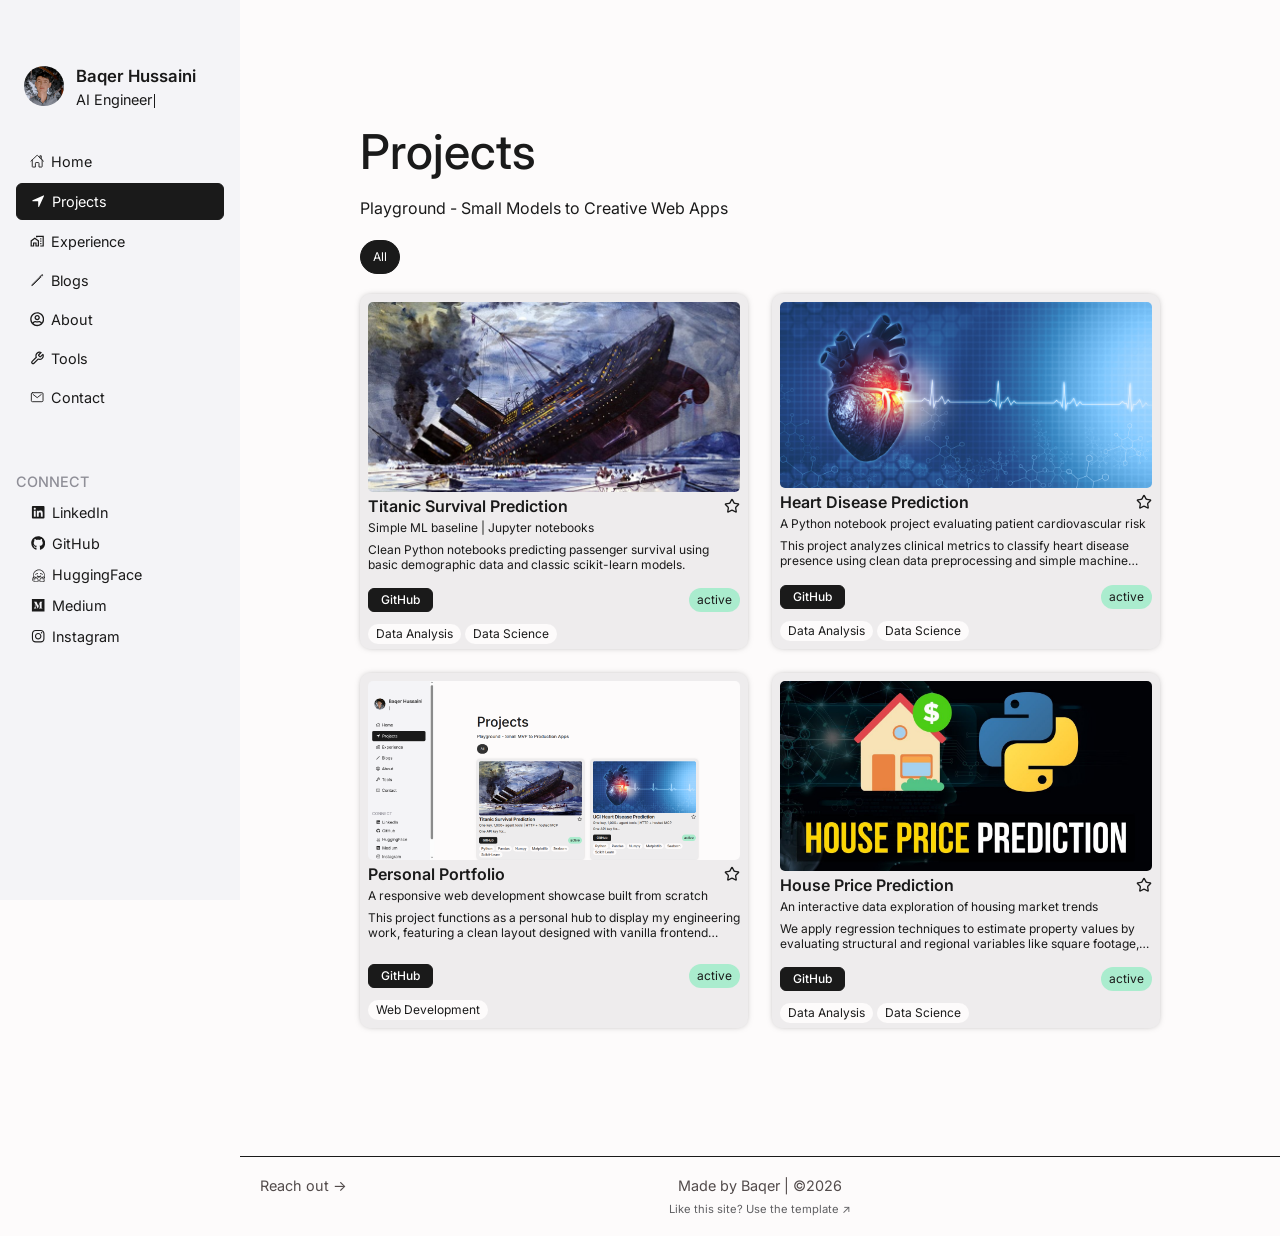
<file: projects.html>
<!DOCTYPE html>
<html lang="en">
<head>
    <meta charset="UTF-8">
    <meta name="viewport" content="width=device-width, initial-scale=1.0">
    <meta name="description" content="Baqer Hussaini — AI Engineer building agent tooling and production AI products.">
    <title>Baqer Hussaini</title>
    <link rel="preconnect" href="https://fonts.googleapis.com">
    <link rel="preconnect" href="https://fonts.gstatic.com" crossorigin>
    <link href="https://fonts.googleapis.com/css2?family=Inter:wght@400;500;600;700&display=swap" rel="stylesheet">
    <link rel="stylesheet" href="styles/style.css">
    <link rel="stylesheet" href="styles/mobile-menu.css">
    <link rel="stylesheet" href="styles/projects.css">
    <link rel="stylesheet" href="styles/typewriter.css">
    <link rel="icon" type="image/png" href="assets/images/favicon.png">
</head>
<body>
    <div class="container">
        <!-- MOBILE TOP BAR (visible only on small screens) -->
        <header class="mobile-topbar">
            <!-- Profile Name and Picture -->
            <div class="mobile-topbar-profile">
                <img src="assets/images/profile.jpg" alt="Profile Picture" class="avatar avatar-sm">
                <div class="profile-text">
                    <h2>Baqer Hussaini</h2>
                    <p class="role-typewriter">
                        <span class="sr-only">AI Engineer</span>
                        <span class="role-typewriter-text" aria-hidden="true"></span><span class="role-typewriter-cursor" aria-hidden="true"></span>
                    </p>
                </div>
            </div>

            <!-- Sidebar Opening Button -->
            <button type="button" class="menu-toggle" id="menuToggle" aria-label="Open menu" aria-expanded="false" aria-controls="sidebar">
                <svg width="24" height="24" viewBox="0 0 24 24" fill="none" stroke="currentColor" stroke-width="2" stroke-linecap="round">
                    <line x1="3" y1="6" x2="21" y2="6"></line>
                    <line x1="3" y1="12" x2="21" y2="12"></line>
                    <line x1="3" y1="18" x2="21" y2="18"></line>
                </svg>
            </button>
        </header>

        <!-- OVERLAY BACKDROP FOR MOBILE MENU -->
        <div class="sidebar-overlay" id="sidebarOverlay"></div>
        <!-- GLOBAL SIDEBAR -->
        <aside class="sidebar" id="sidebar">
            <!-- Sidebar Closing Button -->
            <button type="button" class="sidebar-close" id="sidebarClose" aria-label="Close menu">
                <svg width="18" height="18" viewBox="0 0 24 24" fill="none" stroke="currentColor" stroke-width="2" stroke-linecap="round">
                    <line x1="5" y1="5" x2="19" y2="19"></line>
                    <line x1="19" y1="5" x2="5" y2="19"></line>
                </svg>
            </button>
            
            <!-- Profile Name and Picture -->
            <div class="profile">
                <img src="assets/images/profile.jpg" alt="Profile Picture" class="avatar">
                <div class="profile-text">
                    <h2>Baqer Hussaini</h2>
                    <p class="role-typewriter">
                        <span class="sr-only">AI Engineer</span>
                        <span class="role-typewriter-text" aria-hidden="true"></span><span class="role-typewriter-cursor" aria-hidden="true"></span>
                    </p>
                </div>
            </div>

            <!-- Navigation Bar -->
            <nav class="nav-menu">
                <a href="index.html" class="nav-item" aria-current="page">
                    <svg stroke="currentColor" fill="currentColor" stroke-width="0" viewBox="0 0 512 512" height="1em" width="1em" xmlns="http://www.w3.org/2000/svg"><path fill="none" stroke-linecap="round" stroke-linejoin="round" stroke-width="32" d="M80 212v236a16 16 0 0 0 16 16h96V328a24 24 0 0 1 24-24h80a24 24 0 0 1 24 24v136h96a16 16 0 0 0 16-16V212"></path><path fill="none" stroke-linecap="round" stroke-linejoin="round" stroke-width="32" d="M480 256 266.89 52c-5-5.28-16.69-5.34-21.78 0L32 256m368-77V64h-48v69"></path></svg>
                    Home
                </a>
                <a href="projects.html" class="nav-item active">
                    <svg stroke="currentColor" fill="currentColor" stroke-width="0" viewBox="0 0 512 512" height="1em" width="1em" xmlns="http://www.w3.org/2000/svg"><path d="M272 464a16 16 0 0 1-16-16.42V264.13a8 8 0 0 0-8-8H64.41a16.31 16.31 0 0 1-15.49-10.65 16 16 0 0 1 8.41-19.87l384-176.15a16 16 0 0 1 21.22 21.19l-176 384A16 16 0 0 1 272 464z"></path></svg>
                    Projects
                </a>
                <a href="experience.html" class="nav-item">
                    <svg stroke="currentColor" fill="currentColor" stroke-width="0" viewBox="0 0 24 24" height="1em" width="1em" xmlns="http://www.w3.org/2000/svg"><path fill="none" d="M0 0h24v24H0V0z"></path><path d="M17 7h2v2h-2zM17 11h2v2h-2zM17 15h2v2h-2zM1 11v10h6v-5h2v5h6V11L8 6l-7 5zm12 8h-2v-5H5v5H3v-7l5-3.5 5 3.5v7z"></path><path d="M10 3v1.97l2 1.43V5h9v14h-4v2h6V3z"></path></svg>
                    Experience
                </a>
                <a href="blogs.html" class="nav-item">
                    <svg stroke="currentColor" fill="currentColor" stroke-width="0" viewBox="0 0 512 512" height="1em" width="1em" xmlns="http://www.w3.org/2000/svg"><path fill="none" stroke-linecap="round" stroke-linejoin="round" stroke-width="32" d="M364.13 125.25 87 403l-23 45 44.99-23 277.76-277.13-22.62-22.62zm56.56-56.56-22.62 22.62 22.62 22.63 22.62-22.63a16 16 0 0 0 0-22.62h0a16 16 0 0 0-22.62 0z"></path></svg>
                    Blogs
                </a>
                <a href="about.html" class="nav-item">
                    <svg stroke="currentColor" fill="currentColor" stroke-width="0" viewBox="0 0 496 512" height="1em" width="1em" xmlns="http://www.w3.org/2000/svg"><path d="M248 104c-53 0-96 43-96 96s43 96 96 96 96-43 96-96-43-96-96-96zm0 144c-26.5 0-48-21.5-48-48s21.5-48 48-48 48 21.5 48 48-21.5 48-48 48zm0-240C111 8 0 119 0 256s111 248 248 248 248-111 248-248S385 8 248 8zm0 448c-49.7 0-95.1-18.3-130.1-48.4 14.9-23 40.4-38.6 69.6-39.5 20.8 6.4 40.6 9.6 60.5 9.6s39.7-3.1 60.5-9.6c29.2 1 54.7 16.5 69.6 39.5-35 30.1-80.4 48.4-130.1 48.4zm162.7-84.1c-24.4-31.4-62.1-51.9-105.1-51.9-10.2 0-26 9.6-57.6 9.6-31.5 0-47.4-9.6-57.6-9.6-42.9 0-80.6 20.5-105.1 51.9C61.9 339.2 48 299.2 48 256c0-110.3 89.7-200 200-200s200 89.7 200 200c0 43.2-13.9 83.2-37.3 115.9z"></path></svg>
                    About
                </a>
                <a href="tools.html" class="nav-item">
                    <svg stroke="currentColor" fill="none" stroke-width="2" viewBox="0 0 24 24" stroke-linecap="round" stroke-linejoin="round" height="1em" width="1em" xmlns="http://www.w3.org/2000/svg"><path d="M14.7 6.3a1 1 0 0 0 0 1.4l1.6 1.6a1 1 0 0 0 1.4 0l3.77-3.77a6 6 0 0 1-7.94 7.94l-6.91 6.91a2.12 2.12 0 0 1-3-3l6.91-6.91a6 6 0 0 1 7.94-7.94l-3.76 3.76z"></path></svg>
                    Tools
                </a>
                <a href="contact.html" class="nav-item">
                    <svg stroke="currentColor" fill="currentColor" stroke-width="0" viewBox="0 0 512 512" height="1em" width="1em" xmlns="http://www.w3.org/2000/svg"><rect width="416" height="320" x="48" y="96" fill="none" stroke-linecap="round" stroke-linejoin="round" stroke-width="32" rx="40" ry="40"></rect><path fill="none" stroke-linecap="round" stroke-linejoin="round" stroke-width="32" d="m112 160 144 112 144-112"></path></svg>
                    Contact
                </a>
            </nav>

            <!-- Social Navigation -->
            <div class="connect-section">
                <p>Connect</p>
                <a href="https://linkedin.com/in/baqerhussaini" target="_blank" rel="noopener noreferrer" class="social-link">
                    <svg stroke="currentColor" fill="currentColor" stroke-width="0" viewBox="0 0 448 512" height="1em" width="1em" xmlns="http://www.w3.org/2000/svg"><path d="M416 32H31.9C14.3 32 0 46.5 0 64.3v383.4C0 465.5 14.3 480 31.9 480H416c17.6 0 32-14.5 32-32.3V64.3c0-17.8-14.4-32.3-32-32.3zM135.4 416H69V202.2h66.5V416zm-33.2-243c-21.3 0-38.5-17.3-38.5-38.5S80.9 96 102.2 96c21.2 0 38.5 17.3 38.5 38.5 0 21.3-17.2 38.5-38.5 38.5zm282.1 243h-66.4V312c0-24.8-.5-56.7-34.5-56.7-34.6 0-39.9 27-39.9 54.9V416h-66.4V202.2h63.7v29.2h.9c8.9-16.8 30.6-34.5 62.9-34.5 67.2 0 79.7 44.3 79.7 101.9V416z"></path></svg>
                    LinkedIn
                </a>
                <a href="https://github.com/BaqerHussaini" target="_blank" rel="noopener noreferrer" class="social-link">
                    <svg stroke="currentColor" fill="currentColor" stroke-width="0" viewBox="0 0 496 512" height="1em" width="1em" xmlns="http://www.w3.org/2000/svg"><path d="M165.9 397.4c0 2-2.3 3.6-5.2 3.6-3.3.3-5.6-1.3-5.6-3.6 0-2 2.3-3.6 5.2-3.6 3-.3 5.6 1.3 5.6 3.6zm-31.1-4.5c-.7 2 1.3 4.3 4.3 4.9 2.6 1 5.6 0 6.2-2s-1.3-4.3-4.3-5.2c-2.6-.7-5.5.3-6.2 2.3zm44.2-1.7c-2.9.7-4.9 2.6-4.6 4.9.3 2 2.9 3.3 5.9 2.6 2.9-.7 4.9-2.6 4.6-4.6-.3-1.9-3-3.2-5.9-2.9zM244.8 8C106.1 8 0 113.3 0 252c0 110.9 69.8 205.8 169.5 239.2 12.8 2.3 17.3-5.6 17.3-12.1 0-6.2-.3-40.4-.3-61.4 0 0-70 15-84.7-29.8 0 0-11.4-29.1-27.8-36.6 0 0-22.9-15.7 1.6-15.4 0 0 24.9 2 38.6 25.8 21.9 38.6 58.6 27.5 72.9 20.9 2.3-16 8.8-27.1 16-33.7-55.9-6.2-112.3-14.3-112.3-110.5 0-27.5 7.6-41.3 23.6-58.9-2.6-6.5-11.1-33.3 2.6-67.9 20.9-6.5 69 27 69 27 20-5.6 41.5-8.5 62.8-8.5s42.8 2.9 62.8 8.5c0 0 48.1-33.6 69-27 13.7 34.7 5.2 61.4 2.6 67.9 16 17.7 25.8 31.5 25.8 58.9 0 96.5-58.9 104.2-114.8 110.5 9.2 7.9 17 22.9 17 46.4 0 33.7-.3 75.4-.3 83.6 0 6.5 4.6 14.4 17.3 12.1C428.2 457.8 496 362.9 496 252 496 113.3 383.5 8 244.8 8zM97.2 352.9c-1.3 1-1 3.3.7 5.2 1.6 1.6 3.9 2.3 5.2 1 1.3-1 1-3.3-.7-5.2-1.6-1.6-3.9-2.3-5.2-1zm-10.8-8.1c-.7 1.3.3 2.9 2.3 3.9 1.6 1 3.6.7 4.3-.7.7-1.3-.3-2.9-2.3-3.9-2-.6-3.6-.3-4.3.7zm32.4 35.6c-1.6 1.3-1 4.3 1.3 6.2 2.3 2.3 5.2 2.6 6.5 1 1.3-1.3.7-4.3-1.3-6.2-2.2-2.3-5.2-2.6-6.5-1zm-11.4-14.7c-1.6 1-1.6 3.6 0 5.9 1.6 2.3 4.3 3.3 5.6 2.3 1.6-1.3 1.6-3.9 0-6.2-1.4-2.3-4-3.3-5.6-2z"></path></svg>
                    GitHub
                </a>
                <a href="https://huggingface.co/BaqerHussaini" target="_blank" rel="noopener noreferrer" class="social-link">
                    <svg stroke="currentColor" fill="currentColor" stroke-width="0" viewBox="0 0 576 512" height="1em" width="1em" xmlns="http://www.w3.org/2000/svg"><path d="M318.8 72.2C448.8 72.2 554.2 178 554.2 308.5C554.2 326.2 552.3 343.5 548.6 360.2C547.2 366.7 545.5 373 543.5 379.3C550 378.7 556.5 379.9 562.2 382.8C574.8 389.3 582.4 404.5 580.4 418.5C579.7 423.4 578 427.9 575.6 432C580.8 436.2 584.6 442.1 586.4 449.1C587.8 454.6 589.3 466.2 581.6 478C587.4 487.2 588.2 498.6 583.8 508.6C577.6 522.7 562.1 533.9 532.1 545.9C499.6 558.9 465 567.8 429.8 567.8C397.8 567.8 373.9 558.9 358.8 541.4C345.8 543.6 332.5 544.8 318.8 544.8C306.1 544.8 293.6 543.8 281.5 541.9C266.4 559.1 242.7 567.8 210.9 567.8C175.8 567.8 140.9 558.8 108.5 545.9C78.5 533.9 63 522.8 56.8 508.6C52.4 498.7 53.2 487.2 59 478C51.3 466.1 52.7 454.6 54.2 449.1C56 442.1 59.9 436.2 65 432C62.5 427.9 60.9 423.4 60.2 418.5C58.7 408.1 62.2 397.8 69.9 389.3C76 382.6 85 379 94.1 379.1C92.2 373 90.5 366.7 89.1 360.4C85.4 343.7 83.4 326.4 83.4 308.6C83.4 178.1 188.8 72.3 318.8 72.3zM149.5 375C136.5 366.8 127.4 371.4 130.5 388.4C133.6 405.4 187.7 446.6 182.5 455.6C177.3 464.4 159 445.5 158.7 445.1C158.7 445.1 100.5 392 87.9 405.8C75.3 419.6 97.5 431.2 129.2 450.5C160.9 469.8 163.4 474.9 158.9 482.2C154.4 489.5 84.4 430.2 77.8 455.4C71.3 480.5 149.2 487.8 144.5 505.2C139.7 522.6 89.6 472.4 79.3 491.9C69 511.5 150.1 534.5 150.7 534.6C176.9 541.4 243.3 555.9 266.6 521.7C283.3 497.1 282.2 478.6 259.2 455.6C236.2 432.6 222.9 398.9 222.9 398.9C222.9 398.7 217.9 379.4 206.6 381.1C195.2 382.9 186.9 412.1 210.7 430C234.5 447.9 206 460 196.8 443.3C187.6 426.5 162.6 383.4 149.7 375.1zM510.1 388.4C513.2 371.4 504 366.8 491.1 375C478.1 383.3 453.2 426.4 444 443.2C434.8 460 406.3 447.8 430.1 429.9C453.9 412 445.5 382.8 434.2 381C422.9 379.2 417.9 398.8 417.9 398.8C417.8 399 404.5 432.5 381.6 455.5C358.7 478.5 357.5 497 374.2 521.6C397.4 555.8 463.9 541.3 490.1 534.5C491.6 534.1 571.7 511.2 561.5 491.8C551.2 472.3 501.1 522.4 496.2 505.1C491.4 487.8 569.4 480.5 562.9 455.3C556.3 430.2 486.3 489.4 481.8 482.1C477.3 474.8 479.8 469.7 511.5 450.4C543.2 431.1 565.5 419.5 552.8 405.7C540.1 391.9 482 445 482 445C481.6 445.4 463.4 464.3 458.2 455.5C452.9 446.6 507.1 405.4 510.2 388.3zM318.8 96.6C202.2 96.6 107.7 191.5 107.7 308.5C107.7 325.6 109.7 342.3 113.5 358.2C113.5 358.1 113.6 358.1 113.7 358C119.8 350.6 128.6 346.6 138.4 346.6C156.1 346.6 169.5 358.5 179.9 371.5C186.7 362.1 197 356.5 207.8 356.5C228.5 356.5 241 374.6 245.7 390.8C248 396.3 259.3 421.3 276.1 438.2C301.8 464 308.3 490.6 295.5 519.1C311.5 520.9 328.3 520.8 344.7 518.8C332.2 490.4 338.7 463.9 364.3 438.2C381.2 421.3 392.4 396.3 394.8 390.8C399.5 374.6 412 356.5 432.7 356.5C443.6 356.5 453.9 362.1 460.6 371.5C471 358.5 484.4 346.6 502.1 346.6C510.8 346.6 518.7 349.7 524.6 355.5C529.6 333.5 531 309.7 528.7 286.8C517.9 179.9 428 96.5 318.7 96.5zM320.3 330.8C363.9 330.8 399.3 288.8 399.3 316.3C399.3 343.7 380.1 397.2 320.5 397.2C301.3 397.2 286.3 391.7 274.7 383.3C251.5 363.9 241.3 335.1 241.3 316.4C241.3 289 276.7 330.9 320.3 330.9zM307 355.8C298.8 358.2 291.5 362.6 285.5 368.4C307.5 381.2 335.9 381.3 357.2 367.1C351.7 362.2 345.2 358.4 338.1 356.1C333 354.5 327.7 371.9 322.1 371.9C316.9 371.9 311.8 354.3 307 355.7zM179.1 279.5C168.2 279.5 159.3 270.6 159.3 259.7C159.3 248.8 168.2 239.9 179.1 239.9C190 239.9 198.9 248.8 198.9 259.7C198.9 270.6 190 279.5 179.1 279.5zM461.5 279.5C450.6 279.5 441.7 270.6 441.7 259.7C441.7 248.8 450.6 239.9 461.5 239.9C472.4 239.9 481.3 248.8 481.3 259.7C481.3 270.6 472.4 279.5 461.5 279.5zM217.5 224.1C225.4 209.2 243.8 203.6 258.6 211.5C273.4 219.4 279 237.9 271.2 252.7C267.5 259.7 255.7 248.3 248.8 250.8C241.1 253.5 238 269.5 230.2 265.4C215.4 257.5 209.8 239 217.6 224.2zM381.9 211.5C396.7 203.6 415.1 209.2 423 224.1C430.9 239 425.2 257.4 410.4 265.3C402.6 269.5 399.5 253.5 391.7 250.7C384.8 248.3 373 259.7 369.3 252.6C361.4 237.7 367.1 219.3 381.9 211.4z"/></svg>
                    HuggingFace
                </a>
                <a href="https://medium.com/@baqer.hussaini" target="_blank" rel="noopener noreferrer" class="social-link">
                    <svg stroke="currentColor" fill="currentColor" stroke-width="0" viewBox="0 0 448 512" height="1em" width="1em" xmlns="http://www.w3.org/2000/svg"><path d="M0 32v448h448V32H0zm372.2 106.1l-24 23c-2.1 1.6-3.1 4.2-2.7 6.7v169.3c-.4 2.6.6 5.2 2.7 6.7l23.5 23v5.1h-118V367l24.3-23.6c2.4-2.4 2.4-3.1 2.4-6.7V199.8l-67.6 171.6h-9.1L125 199.8v115c-.7 4.8 1 9.7 4.4 13.2l31.6 38.3v5.1H71.2v-5.1l31.6-38.3c3.4-3.5 4.9-8.4 4.1-13.2v-133c.4-3.7-1-7.3-3.8-9.8L75 138.1V133h87.3l67.4 148L289 133.1h83.2v5z"></path></svg>
                    Medium
                </a>
                <a href="https://instagram.com/baqer.dev" target="_blank" rel="noopener noreferrer" class="social-link">
                    <svg stroke="currentColor" fill="currentColor" stroke-width="0" viewBox="0 0 448 512" height="1em" width="1em" xmlns="http://www.w3.org/2000/svg"><path d="M224.1 141c-63.6 0-114.9 51.3-114.9 114.9s51.3 114.9 114.9 114.9S339 319.5 339 255.9 287.7 141 224.1 141zm0 189.6c-41.1 0-74.7-33.5-74.7-74.7s33.5-74.7 74.7-74.7 74.7 33.5 74.7 74.7-33.6 74.7-74.7 74.7zm146.4-194.3c0 14.9-12 26.8-26.8 26.8-14.9 0-26.8-12-26.8-26.8s12-26.8 26.8-26.8 26.8 12 26.8 26.8zm76.1 27.2c-1.7-35.9-9.9-67.7-36.2-93.9-26.2-26.2-58-34.4-93.9-36.2-37-2.1-147.9-2.1-184.9 0-35.8 1.7-67.6 9.9-93.9 36.1s-34.4 58-36.2 93.9c-2.1 37-2.1 147.9 0 184.9 1.7 35.9 9.9 67.7 36.2 93.9s58 34.4 93.9 36.2c37 2.1 147.9 2.1 184.9 0 35.9-1.7 67.7-9.9 93.9-36.2 26.2-26.2 34.4-58 36.2-93.9 2.1-37 2.1-147.8 0-184.8zM398.8 388c-7.8 19.6-22.9 34.7-42.6 42.6-29.5 11.7-99.5 9-132.1 9s-102.7 2.6-132.1-9c-19.6-7.8-34.7-22.9-42.6-42.6-11.7-29.5-9-99.5-9-132.1s-2.6-102.7 9-132.1c7.8-19.6 22.9-34.7 42.6-42.6 29.5-11.7 99.5-9 132.1-9s102.7-2.6 132.1 9c19.6 7.8 34.7 22.9 42.6 42.6 11.7 29.5 9 99.5 9 132.1s2.7 102.7-9 132.1z"></path></svg>
                    Instagram
                </a>
            </div>
        </aside>

        <!-- MAIN CONTENT AREA -->
        <main class="main-menu">
            <!-- Content-->
            <div class="main-content">
                <div class="content">
                    <div class="title">
                        <h1>Projects</h1>
                        <p>Playground - Small Models to Creative Web Apps</p>
                    </div>
                    
                    <div class="categories">
                        <button>All</button>
                    </div>
                        
                    <div class="projects">
                        <a class="project" href="projects/titanic-survival.html">
                            <div class="detail">
                                <img src="assets/images/titanic-survival.jpg">
                                <h2>
                                    <span>Titanic Survival Prediction</span>
                                    <svg xmlns="http://www.w3.org/2000/svg" width="16" height="16" viewBox="0 0 24 24" fill="none" stroke="currentColor" stroke-width="2" stroke-linecap="round" stroke-linejoin="round" class="lucide lucide-star flex-shrink-0"><path d="M11.525 2.295a.53.53 0 0 1 .95 0l2.31 4.679a2.123 2.123 0 0 0 1.595 1.16l5.166.756a.53.53 0 0 1 .294.904l-3.736 3.638a2.123 2.123 0 0 0-.611 1.878l.882 5.14a.53.53 0 0 1-.771.56l-4.618-2.428a2.122 2.122 0 0 0-1.973 0L6.396 21.01a.53.53 0 0 1-.77-.56l.881-5.139a2.122 2.122 0 0 0-.611-1.879L2.16 9.795a.53.53 0 0 1 .294-.906l5.165-.755a2.122 2.122 0 0 0 1.597-1.16z"></path></svg>
                                </h2>
                                <h3>Simple ML baseline | Jupyter notebooks</h3>
                                <p>Clean Python notebooks predicting passenger survival using basic demographic data and classic scikit-learn models.</p>
                            </div>
                            
                            <div class="visit-tools">
                                <div class="visit">
                                    <div class="sources">
                                    <button class="source" onclick="event.stopPropagation(); event.preventDefault(); window.open('https://github.com/BaqerHussaini/titanic-survival-prediction', '_blank', 'noopener,noreferrer');">
                                            GitHub
                                        </button>
                                    </div>
                                    <p class="state">active</p>
                                </div>
                                <div class="skills">
                                    <p>Data Analysis</p>
                                    <p>Data Science</p>
                                </div>
                            </div>
                        </a>

                        <a class="project" href="projects/heart-disease.html">
                            <div class="detail">
                                <img src="assets/images/heart-disease.png" alt="Heart">
                                <h2>
                                    <span>Heart Disease Prediction</span>
                                    <svg xmlns="http://www.w3.org/2000/svg" width="16" height="16" viewBox="0 0 24 24" fill="none" stroke="currentColor" stroke-width="2" stroke-linecap="round" stroke-linejoin="round" class="lucide lucide-star flex-shrink-0"><path d="M11.525 2.295a.53.53 0 0 1 .95 0l2.31 4.679a2.123 2.123 0 0 0 1.595 1.16l5.166.756a.53.53 0 0 1 .294.904l-3.736 3.638a2.123 2.123 0 0 0-.611 1.878l.882 5.14a.53.53 0 0 1-.771.56l-4.618-2.428a2.122 2.122 0 0 0-1.973 0L6.396 21.01a.53.53 0 0 1-.77-.56l.881-5.139a2.122 2.122 0 0 0-.611-1.879L2.16 9.795a.53.53 0 0 1 .294-.906l5.165-.755a2.122 2.122 0 0 0 1.597-1.16z"></path></svg>
                                </h2>
                                <h3>A Python notebook project evaluating patient cardiovascular risk</h3>
                                <p>This project analyzes clinical metrics to classify heart disease presence using clean data preprocessing and simple machine learning models.</p>
                            </div>
                            
                            <div class="visit-tools">
                                <div class="visit">
                                    <div class="sources">
                                    <button class="source" onclick="event.stopPropagation(); event.preventDefault(); window.open('https://github.com/BaqerHussaini/uci-heart-disease-prediction', '_blank', 'noopener,noreferrer');">
                                            GitHub
                                        </button>
                                    </div>
                                    <p class="state">active</p>
                                </div>
                                <div class="skills">
                                    <p>Data Analysis</p>
                                    <p>Data Science</p>
                                </div>
                            </div>
                        </a>

                        <a class="project" href="projects/personal-portfolio.html">
                            <div class="detail">
                                <img src="assets/images/personal-portfolio.png" alt="Personal portfolio">
                                <h2>
                                    <span>Personal Portfolio</span>
                                    <svg xmlns="http://www.w3.org/2000/svg" width="16" height="16" viewBox="0 0 24 24" fill="none" stroke="currentColor" stroke-width="2" stroke-linecap="round" stroke-linejoin="round" class="lucide lucide-star flex-shrink-0"><path d="M11.525 2.295a.53.53 0 0 1 .95 0l2.31 4.679a2.123 2.123 0 0 0 1.595 1.16l5.166.756a.53.53 0 0 1 .294.904l-3.736 3.638a2.123 2.123 0 0 0-.611 1.878l.882 5.14a.53.53 0 0 1-.771.56l-4.618-2.428a2.122 2.122 0 0 0-1.973 0L6.396 21.01a.53.53 0 0 1-.77-.56l.881-5.139a2.122 2.122 0 0 0-.611-1.879L2.16 9.795a.53.53 0 0 1 .294-.906l5.165-.755a2.122 2.122 0 0 0 1.597-1.16z"></path></svg>
                                </h2>
                                <h3>A responsive web development showcase built from scratch</h3>
                                <p>This project functions as a personal hub to display my engineering work, featuring a clean layout designed with vanilla frontend technologies to highlight my project case studies and technical skills.</p>
                            </div>
                            
                            <div class="visit-tools">
                                <div class="visit">
                                    <div class="sources">
                                    <button class="source" onclick="event.stopPropagation(); event.preventDefault(); window.open('https://github.com/BaqerHussaini/personal-portfolio', '_blank', 'noopener,noreferrer');">
                                            GitHub
                                        </button>
                                    </div>
                                    <p class="state">active</p>
                                </div>
                                <div class="skills">
                                    <p>Web Development</p>
                                </div>
                            </div>
                        </a>

                        <a class="project" href="projects/house-price.html">
                            <div class="detail">
                                <img src="assets/images/house-price.jpg" alt="House price prediction">
                                <h2>
                                    <span>House Price Prediction</span>
                                    <svg xmlns="http://www.w3.org/2000/svg" width="16" height="16" viewBox="0 0 24 24" fill="none" stroke="currentColor" stroke-width="2" stroke-linecap="round" stroke-linejoin="round" class="lucide lucide-star flex-shrink-0"><path d="M11.525 2.295a.53.53 0 0 1 .95 0l2.31 4.679a2.123 2.123 0 0 0 1.595 1.16l5.166.756a.53.53 0 0 1 .294.904l-3.736 3.638a2.123 2.123 0 0 0-.611 1.878l.882 5.14a.53.53 0 0 1-.771.56l-4.618-2.428a2.122 2.122 0 0 0-1.973 0L6.396 21.01a.53.53 0 0 1-.77-.56l.881-5.139a2.122 2.122 0 0 0-.611-1.879L2.16 9.795a.53.53 0 0 1 .294-.906l5.165-.755a2.122 2.122 0 0 0 1.597-1.16z"></path></svg>
                                </h2>
                                <h3>An interactive data exploration of housing market trends</h3>
                                <p>We apply regression techniques to estimate property values by evaluating structural and regional variables like square footage, location, and overall condition.</p>
                            </div>
                            
                            <div class="visit-tools">
                                <div class="visit">
                                    <div class="sources">
                                    <button class="source" onclick="event.stopPropagation(); event.preventDefault(); window.open('https://github.com/BaqerHussaini/simple-house-price-prediction', '_blank', 'noopener,noreferrer');">
                                            GitHub
                                        </button>
                                    </div>
                                    <p class="state">active</p>
                                </div>
                                <div class="skills">
                                    <p>Data Analysis</p>
                                    <p>Data Science</p>
                                </div>
                            </div>
                        </a>
                    </div>
                </div>
            </div>

            <!-- Footer-->
            <footer class="main-footer">
                <div class="main-footer-info">
                    <a href="contact.html" class="reach-out">Reach out →</a>
                    <p class="made-by">Made by Baqer | ©2026</p>
                    <span class="foright-spacer"></span>
                </div>
                <a href="https://github.com/BaqerHussaini/personal-portfolio" target="_blank" rel="noopener noreferrer" class="template">Like this site? Use the template ↗</a>
            </footer>
        </main>
    </div>

    <script src="scripts/mobile-menu.js" defer></script>
    <script src="scripts/typewriter.js" defer></script>
</body>
</html>
</file>
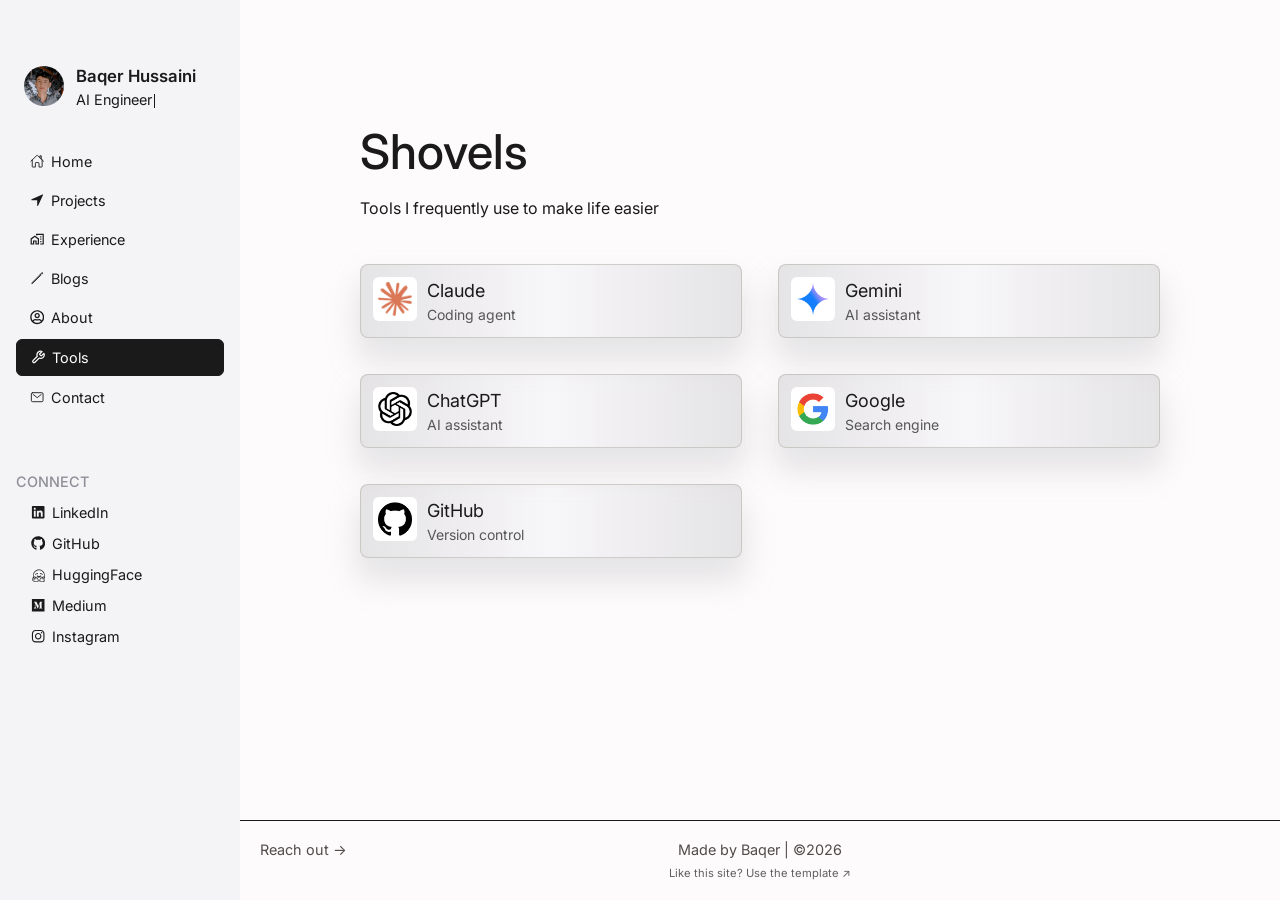
<file: tools.html>
<!DOCTYPE html>
<html lang="en">
<head>
    <meta charset="UTF-8">
    <meta name="viewport" content="width=device-width, initial-scale=1.0">
    <meta name="description" content="Baqer Hussaini — AI Engineer building agent tooling and production AI products.">
    <title>Baqer Hussaini</title>
    <link rel="preconnect" href="https://fonts.googleapis.com">
    <link rel="preconnect" href="https://fonts.gstatic.com" crossorigin>
    <link href="https://fonts.googleapis.com/css2?family=Inter:wght@400;500;600;700&display=swap" rel="stylesheet">
    <link rel="stylesheet" href="styles/style.css">
    <link rel="stylesheet" href="styles/mobile-menu.css">
    <link rel="stylesheet" href="styles/tools.css">
    <link rel="stylesheet" href="styles/typewriter.css">
    <link rel="icon" type="image/png" href="assets/images/favicon.png">
</head>
<body>
    <div class="container">
        <!-- MOBILE TOP BAR (visible only on small screens) -->
        <header class="mobile-topbar">
            <!-- Profile Name and Picture -->
            <div class="mobile-topbar-profile">
                <img src="assets/images/profile.jpg" alt="Profile Picture" class="avatar avatar-sm">
                <div class="profile-text">
                    <h2>Baqer Hussaini</h2>
                    <p class="role-typewriter">
                        <span class="sr-only">AI Engineer</span>
                        <span class="role-typewriter-text" aria-hidden="true"></span><span class="role-typewriter-cursor" aria-hidden="true"></span>
                    </p>
                </div>
            </div>

            <!-- Sidebar Opening Button -->
            <button type="button" class="menu-toggle" id="menuToggle" aria-label="Open menu" aria-expanded="false" aria-controls="sidebar">
                <svg width="24" height="24" viewBox="0 0 24 24" fill="none" stroke="currentColor" stroke-width="2" stroke-linecap="round">
                    <line x1="3" y1="6" x2="21" y2="6"></line>
                    <line x1="3" y1="12" x2="21" y2="12"></line>
                    <line x1="3" y1="18" x2="21" y2="18"></line>
                </svg>
            </button>
        </header>

        <!-- OVERLAY BACKDROP FOR MOBILE MENU -->
        <div class="sidebar-overlay" id="sidebarOverlay"></div>
        <!-- GLOBAL SIDEBAR -->
        <aside class="sidebar" id="sidebar">
            <!-- Sidebar Closing Button -->
            <button type="button" class="sidebar-close" id="sidebarClose" aria-label="Close menu">
                <svg width="18" height="18" viewBox="0 0 24 24" fill="none" stroke="currentColor" stroke-width="2" stroke-linecap="round">
                    <line x1="5" y1="5" x2="19" y2="19"></line>
                    <line x1="19" y1="5" x2="5" y2="19"></line>
                </svg>
            </button>
            
            <!-- Profile Name and Picture -->
            <div class="profile">
                <img src="assets/images/profile.jpg" alt="Profile Picture" class="avatar">
                <div class="profile-text">
                    <h2>Baqer Hussaini</h2>
                    <p class="role-typewriter">
                        <span class="sr-only">AI Engineer</span>
                        <span class="role-typewriter-text" aria-hidden="true"></span><span class="role-typewriter-cursor" aria-hidden="true"></span>
                    </p>
                </div>
            </div>

            <!-- Navigation Bar -->
            <nav class="nav-menu">
                <a href="index.html" class="nav-item" aria-current="page">
                    <svg stroke="currentColor" fill="currentColor" stroke-width="0" viewBox="0 0 512 512" height="1em" width="1em" xmlns="http://www.w3.org/2000/svg"><path fill="none" stroke-linecap="round" stroke-linejoin="round" stroke-width="32" d="M80 212v236a16 16 0 0 0 16 16h96V328a24 24 0 0 1 24-24h80a24 24 0 0 1 24 24v136h96a16 16 0 0 0 16-16V212"></path><path fill="none" stroke-linecap="round" stroke-linejoin="round" stroke-width="32" d="M480 256 266.89 52c-5-5.28-16.69-5.34-21.78 0L32 256m368-77V64h-48v69"></path></svg>
                    Home
                </a>
                <a href="projects.html" class="nav-item">
                    <svg stroke="currentColor" fill="currentColor" stroke-width="0" viewBox="0 0 512 512" height="1em" width="1em" xmlns="http://www.w3.org/2000/svg"><path d="M272 464a16 16 0 0 1-16-16.42V264.13a8 8 0 0 0-8-8H64.41a16.31 16.31 0 0 1-15.49-10.65 16 16 0 0 1 8.41-19.87l384-176.15a16 16 0 0 1 21.22 21.19l-176 384A16 16 0 0 1 272 464z"></path></svg>
                    Projects
                </a>
                <a href="experience.html" class="nav-item">
                    <svg stroke="currentColor" fill="currentColor" stroke-width="0" viewBox="0 0 24 24" height="1em" width="1em" xmlns="http://www.w3.org/2000/svg"><path fill="none" d="M0 0h24v24H0V0z"></path><path d="M17 7h2v2h-2zM17 11h2v2h-2zM17 15h2v2h-2zM1 11v10h6v-5h2v5h6V11L8 6l-7 5zm12 8h-2v-5H5v5H3v-7l5-3.5 5 3.5v7z"></path><path d="M10 3v1.97l2 1.43V5h9v14h-4v2h6V3z"></path></svg>
                    Experience
                </a>
                <a href="blogs.html" class="nav-item">
                    <svg stroke="currentColor" fill="currentColor" stroke-width="0" viewBox="0 0 512 512" height="1em" width="1em" xmlns="http://www.w3.org/2000/svg"><path fill="none" stroke-linecap="round" stroke-linejoin="round" stroke-width="32" d="M364.13 125.25 87 403l-23 45 44.99-23 277.76-277.13-22.62-22.62zm56.56-56.56-22.62 22.62 22.62 22.63 22.62-22.63a16 16 0 0 0 0-22.62h0a16 16 0 0 0-22.62 0z"></path></svg>
                    Blogs
                </a>
                <a href="about.html" class="nav-item">
                    <svg stroke="currentColor" fill="currentColor" stroke-width="0" viewBox="0 0 496 512" height="1em" width="1em" xmlns="http://www.w3.org/2000/svg"><path d="M248 104c-53 0-96 43-96 96s43 96 96 96 96-43 96-96-43-96-96-96zm0 144c-26.5 0-48-21.5-48-48s21.5-48 48-48 48 21.5 48 48-21.5 48-48 48zm0-240C111 8 0 119 0 256s111 248 248 248 248-111 248-248S385 8 248 8zm0 448c-49.7 0-95.1-18.3-130.1-48.4 14.9-23 40.4-38.6 69.6-39.5 20.8 6.4 40.6 9.6 60.5 9.6s39.7-3.1 60.5-9.6c29.2 1 54.7 16.5 69.6 39.5-35 30.1-80.4 48.4-130.1 48.4zm162.7-84.1c-24.4-31.4-62.1-51.9-105.1-51.9-10.2 0-26 9.6-57.6 9.6-31.5 0-47.4-9.6-57.6-9.6-42.9 0-80.6 20.5-105.1 51.9C61.9 339.2 48 299.2 48 256c0-110.3 89.7-200 200-200s200 89.7 200 200c0 43.2-13.9 83.2-37.3 115.9z"></path></svg>
                    About
                </a>
                <a href="tools.html" class="nav-item active">
                    <svg stroke="currentColor" fill="none" stroke-width="2" viewBox="0 0 24 24" stroke-linecap="round" stroke-linejoin="round" height="1em" width="1em" xmlns="http://www.w3.org/2000/svg"><path d="M14.7 6.3a1 1 0 0 0 0 1.4l1.6 1.6a1 1 0 0 0 1.4 0l3.77-3.77a6 6 0 0 1-7.94 7.94l-6.91 6.91a2.12 2.12 0 0 1-3-3l6.91-6.91a6 6 0 0 1 7.94-7.94l-3.76 3.76z"></path></svg>
                    Tools
                </a>
                <a href="contact.html" class="nav-item">
                    <svg stroke="currentColor" fill="currentColor" stroke-width="0" viewBox="0 0 512 512" height="1em" width="1em" xmlns="http://www.w3.org/2000/svg"><rect width="416" height="320" x="48" y="96" fill="none" stroke-linecap="round" stroke-linejoin="round" stroke-width="32" rx="40" ry="40"></rect><path fill="none" stroke-linecap="round" stroke-linejoin="round" stroke-width="32" d="m112 160 144 112 144-112"></path></svg>
                    Contact
                </a>
            </nav>

            <!-- Social Navigation -->
            <div class="connect-section">
                <p>Connect</p>
                <a href="https://linkedin.com/in/baqerhussaini" target="_blank" rel="noopener noreferrer" class="social-link">
                    <svg stroke="currentColor" fill="currentColor" stroke-width="0" viewBox="0 0 448 512" height="1em" width="1em" xmlns="http://www.w3.org/2000/svg"><path d="M416 32H31.9C14.3 32 0 46.5 0 64.3v383.4C0 465.5 14.3 480 31.9 480H416c17.6 0 32-14.5 32-32.3V64.3c0-17.8-14.4-32.3-32-32.3zM135.4 416H69V202.2h66.5V416zm-33.2-243c-21.3 0-38.5-17.3-38.5-38.5S80.9 96 102.2 96c21.2 0 38.5 17.3 38.5 38.5 0 21.3-17.2 38.5-38.5 38.5zm282.1 243h-66.4V312c0-24.8-.5-56.7-34.5-56.7-34.6 0-39.9 27-39.9 54.9V416h-66.4V202.2h63.7v29.2h.9c8.9-16.8 30.6-34.5 62.9-34.5 67.2 0 79.7 44.3 79.7 101.9V416z"></path></svg>
                    LinkedIn
                </a>
                <a href="https://github.com/BaqerHussaini" target="_blank" rel="noopener noreferrer" class="social-link">
                    <svg stroke="currentColor" fill="currentColor" stroke-width="0" viewBox="0 0 496 512" height="1em" width="1em" xmlns="http://www.w3.org/2000/svg"><path d="M165.9 397.4c0 2-2.3 3.6-5.2 3.6-3.3.3-5.6-1.3-5.6-3.6 0-2 2.3-3.6 5.2-3.6 3-.3 5.6 1.3 5.6 3.6zm-31.1-4.5c-.7 2 1.3 4.3 4.3 4.9 2.6 1 5.6 0 6.2-2s-1.3-4.3-4.3-5.2c-2.6-.7-5.5.3-6.2 2.3zm44.2-1.7c-2.9.7-4.9 2.6-4.6 4.9.3 2 2.9 3.3 5.9 2.6 2.9-.7 4.9-2.6 4.6-4.6-.3-1.9-3-3.2-5.9-2.9zM244.8 8C106.1 8 0 113.3 0 252c0 110.9 69.8 205.8 169.5 239.2 12.8 2.3 17.3-5.6 17.3-12.1 0-6.2-.3-40.4-.3-61.4 0 0-70 15-84.7-29.8 0 0-11.4-29.1-27.8-36.6 0 0-22.9-15.7 1.6-15.4 0 0 24.9 2 38.6 25.8 21.9 38.6 58.6 27.5 72.9 20.9 2.3-16 8.8-27.1 16-33.7-55.9-6.2-112.3-14.3-112.3-110.5 0-27.5 7.6-41.3 23.6-58.9-2.6-6.5-11.1-33.3 2.6-67.9 20.9-6.5 69 27 69 27 20-5.6 41.5-8.5 62.8-8.5s42.8 2.9 62.8 8.5c0 0 48.1-33.6 69-27 13.7 34.7 5.2 61.4 2.6 67.9 16 17.7 25.8 31.5 25.8 58.9 0 96.5-58.9 104.2-114.8 110.5 9.2 7.9 17 22.9 17 46.4 0 33.7-.3 75.4-.3 83.6 0 6.5 4.6 14.4 17.3 12.1C428.2 457.8 496 362.9 496 252 496 113.3 383.5 8 244.8 8zM97.2 352.9c-1.3 1-1 3.3.7 5.2 1.6 1.6 3.9 2.3 5.2 1 1.3-1 1-3.3-.7-5.2-1.6-1.6-3.9-2.3-5.2-1zm-10.8-8.1c-.7 1.3.3 2.9 2.3 3.9 1.6 1 3.6.7 4.3-.7.7-1.3-.3-2.9-2.3-3.9-2-.6-3.6-.3-4.3.7zm32.4 35.6c-1.6 1.3-1 4.3 1.3 6.2 2.3 2.3 5.2 2.6 6.5 1 1.3-1.3.7-4.3-1.3-6.2-2.2-2.3-5.2-2.6-6.5-1zm-11.4-14.7c-1.6 1-1.6 3.6 0 5.9 1.6 2.3 4.3 3.3 5.6 2.3 1.6-1.3 1.6-3.9 0-6.2-1.4-2.3-4-3.3-5.6-2z"></path></svg>
                    GitHub
                </a>
                <a href="https://huggingface.co/BaqerHussaini" target="_blank" rel="noopener noreferrer" class="social-link">
                    <svg stroke="currentColor" fill="currentColor" stroke-width="0" viewBox="0 0 576 512" height="1em" width="1em" xmlns="http://www.w3.org/2000/svg"><path d="M318.8 72.2C448.8 72.2 554.2 178 554.2 308.5C554.2 326.2 552.3 343.5 548.6 360.2C547.2 366.7 545.5 373 543.5 379.3C550 378.7 556.5 379.9 562.2 382.8C574.8 389.3 582.4 404.5 580.4 418.5C579.7 423.4 578 427.9 575.6 432C580.8 436.2 584.6 442.1 586.4 449.1C587.8 454.6 589.3 466.2 581.6 478C587.4 487.2 588.2 498.6 583.8 508.6C577.6 522.7 562.1 533.9 532.1 545.9C499.6 558.9 465 567.8 429.8 567.8C397.8 567.8 373.9 558.9 358.8 541.4C345.8 543.6 332.5 544.8 318.8 544.8C306.1 544.8 293.6 543.8 281.5 541.9C266.4 559.1 242.7 567.8 210.9 567.8C175.8 567.8 140.9 558.8 108.5 545.9C78.5 533.9 63 522.8 56.8 508.6C52.4 498.7 53.2 487.2 59 478C51.3 466.1 52.7 454.6 54.2 449.1C56 442.1 59.9 436.2 65 432C62.5 427.9 60.9 423.4 60.2 418.5C58.7 408.1 62.2 397.8 69.9 389.3C76 382.6 85 379 94.1 379.1C92.2 373 90.5 366.7 89.1 360.4C85.4 343.7 83.4 326.4 83.4 308.6C83.4 178.1 188.8 72.3 318.8 72.3zM149.5 375C136.5 366.8 127.4 371.4 130.5 388.4C133.6 405.4 187.7 446.6 182.5 455.6C177.3 464.4 159 445.5 158.7 445.1C158.7 445.1 100.5 392 87.9 405.8C75.3 419.6 97.5 431.2 129.2 450.5C160.9 469.8 163.4 474.9 158.9 482.2C154.4 489.5 84.4 430.2 77.8 455.4C71.3 480.5 149.2 487.8 144.5 505.2C139.7 522.6 89.6 472.4 79.3 491.9C69 511.5 150.1 534.5 150.7 534.6C176.9 541.4 243.3 555.9 266.6 521.7C283.3 497.1 282.2 478.6 259.2 455.6C236.2 432.6 222.9 398.9 222.9 398.9C222.9 398.7 217.9 379.4 206.6 381.1C195.2 382.9 186.9 412.1 210.7 430C234.5 447.9 206 460 196.8 443.3C187.6 426.5 162.6 383.4 149.7 375.1zM510.1 388.4C513.2 371.4 504 366.8 491.1 375C478.1 383.3 453.2 426.4 444 443.2C434.8 460 406.3 447.8 430.1 429.9C453.9 412 445.5 382.8 434.2 381C422.9 379.2 417.9 398.8 417.9 398.8C417.8 399 404.5 432.5 381.6 455.5C358.7 478.5 357.5 497 374.2 521.6C397.4 555.8 463.9 541.3 490.1 534.5C491.6 534.1 571.7 511.2 561.5 491.8C551.2 472.3 501.1 522.4 496.2 505.1C491.4 487.8 569.4 480.5 562.9 455.3C556.3 430.2 486.3 489.4 481.8 482.1C477.3 474.8 479.8 469.7 511.5 450.4C543.2 431.1 565.5 419.5 552.8 405.7C540.1 391.9 482 445 482 445C481.6 445.4 463.4 464.3 458.2 455.5C452.9 446.6 507.1 405.4 510.2 388.3zM318.8 96.6C202.2 96.6 107.7 191.5 107.7 308.5C107.7 325.6 109.7 342.3 113.5 358.2C113.5 358.1 113.6 358.1 113.7 358C119.8 350.6 128.6 346.6 138.4 346.6C156.1 346.6 169.5 358.5 179.9 371.5C186.7 362.1 197 356.5 207.8 356.5C228.5 356.5 241 374.6 245.7 390.8C248 396.3 259.3 421.3 276.1 438.2C301.8 464 308.3 490.6 295.5 519.1C311.5 520.9 328.3 520.8 344.7 518.8C332.2 490.4 338.7 463.9 364.3 438.2C381.2 421.3 392.4 396.3 394.8 390.8C399.5 374.6 412 356.5 432.7 356.5C443.6 356.5 453.9 362.1 460.6 371.5C471 358.5 484.4 346.6 502.1 346.6C510.8 346.6 518.7 349.7 524.6 355.5C529.6 333.5 531 309.7 528.7 286.8C517.9 179.9 428 96.5 318.7 96.5zM320.3 330.8C363.9 330.8 399.3 288.8 399.3 316.3C399.3 343.7 380.1 397.2 320.5 397.2C301.3 397.2 286.3 391.7 274.7 383.3C251.5 363.9 241.3 335.1 241.3 316.4C241.3 289 276.7 330.9 320.3 330.9zM307 355.8C298.8 358.2 291.5 362.6 285.5 368.4C307.5 381.2 335.9 381.3 357.2 367.1C351.7 362.2 345.2 358.4 338.1 356.1C333 354.5 327.7 371.9 322.1 371.9C316.9 371.9 311.8 354.3 307 355.7zM179.1 279.5C168.2 279.5 159.3 270.6 159.3 259.7C159.3 248.8 168.2 239.9 179.1 239.9C190 239.9 198.9 248.8 198.9 259.7C198.9 270.6 190 279.5 179.1 279.5zM461.5 279.5C450.6 279.5 441.7 270.6 441.7 259.7C441.7 248.8 450.6 239.9 461.5 239.9C472.4 239.9 481.3 248.8 481.3 259.7C481.3 270.6 472.4 279.5 461.5 279.5zM217.5 224.1C225.4 209.2 243.8 203.6 258.6 211.5C273.4 219.4 279 237.9 271.2 252.7C267.5 259.7 255.7 248.3 248.8 250.8C241.1 253.5 238 269.5 230.2 265.4C215.4 257.5 209.8 239 217.6 224.2zM381.9 211.5C396.7 203.6 415.1 209.2 423 224.1C430.9 239 425.2 257.4 410.4 265.3C402.6 269.5 399.5 253.5 391.7 250.7C384.8 248.3 373 259.7 369.3 252.6C361.4 237.7 367.1 219.3 381.9 211.4z"/></svg>
                    HuggingFace
                </a>
                <a href="https://medium.com/@baqer.hussaini" target="_blank" rel="noopener noreferrer" class="social-link">
                    <svg stroke="currentColor" fill="currentColor" stroke-width="0" viewBox="0 0 448 512" height="1em" width="1em" xmlns="http://www.w3.org/2000/svg"><path d="M0 32v448h448V32H0zm372.2 106.1l-24 23c-2.1 1.6-3.1 4.2-2.7 6.7v169.3c-.4 2.6.6 5.2 2.7 6.7l23.5 23v5.1h-118V367l24.3-23.6c2.4-2.4 2.4-3.1 2.4-6.7V199.8l-67.6 171.6h-9.1L125 199.8v115c-.7 4.8 1 9.7 4.4 13.2l31.6 38.3v5.1H71.2v-5.1l31.6-38.3c3.4-3.5 4.9-8.4 4.1-13.2v-133c.4-3.7-1-7.3-3.8-9.8L75 138.1V133h87.3l67.4 148L289 133.1h83.2v5z"></path></svg>
                    Medium
                </a>
                <a href="https://instagram.com/baqer.dev" target="_blank" rel="noopener noreferrer" class="social-link">
                    <svg stroke="currentColor" fill="currentColor" stroke-width="0" viewBox="0 0 448 512" height="1em" width="1em" xmlns="http://www.w3.org/2000/svg"><path d="M224.1 141c-63.6 0-114.9 51.3-114.9 114.9s51.3 114.9 114.9 114.9S339 319.5 339 255.9 287.7 141 224.1 141zm0 189.6c-41.1 0-74.7-33.5-74.7-74.7s33.5-74.7 74.7-74.7 74.7 33.5 74.7 74.7-33.6 74.7-74.7 74.7zm146.4-194.3c0 14.9-12 26.8-26.8 26.8-14.9 0-26.8-12-26.8-26.8s12-26.8 26.8-26.8 26.8 12 26.8 26.8zm76.1 27.2c-1.7-35.9-9.9-67.7-36.2-93.9-26.2-26.2-58-34.4-93.9-36.2-37-2.1-147.9-2.1-184.9 0-35.8 1.7-67.6 9.9-93.9 36.1s-34.4 58-36.2 93.9c-2.1 37-2.1 147.9 0 184.9 1.7 35.9 9.9 67.7 36.2 93.9s58 34.4 93.9 36.2c37 2.1 147.9 2.1 184.9 0 35.9-1.7 67.7-9.9 93.9-36.2 26.2-26.2 34.4-58 36.2-93.9 2.1-37 2.1-147.8 0-184.8zM398.8 388c-7.8 19.6-22.9 34.7-42.6 42.6-29.5 11.7-99.5 9-132.1 9s-102.7 2.6-132.1-9c-19.6-7.8-34.7-22.9-42.6-42.6-11.7-29.5-9-99.5-9-132.1s-2.6-102.7 9-132.1c7.8-19.6 22.9-34.7 42.6-42.6 29.5-11.7 99.5-9 132.1-9s102.7-2.6 132.1 9c19.6 7.8 34.7 22.9 42.6 42.6 11.7 29.5 9 99.5 9 132.1s2.7 102.7-9 132.1z"></path></svg>
                    Instagram
                </a>
            </div>
        </aside>

        <!-- MAIN CONTENT AREA -->
        <main class="main-menu">
            <!-- Content-->
            <div class="main-content">
                <div class="content">
                    <h1 class="title">Shovels</h1>
                    <p class="subtitle">Tools I frequently use to make life easier</p>
                    <div class="tool-grid">
                        <a class="tool-card" href="https://claude.ai" target="_blank" rel="noopener noreferrer">
                            <img src="assets/images/claude.jpg" alt="Claude">
                            <div class="tool-info">
                                <h3>Claude</h3>
                                <p>Coding agent</p>
                            </div>
                        </a>

                        <a class="tool-card" href="https://gemini.google.com" target="_blank" rel="noopener noreferrer">
                            <img src="assets/images/gemini.jpg" alt="Google Gemini">
                            <div>
                                <h3>Gemini</h3>
                                <p>AI assistant</p>
                            </div>
                        </a>

                        <a class="tool-card" href="https://chatgpt.com" target="_blank" rel="noopener noreferrer">
                            <img src="assets/images/chatgpt.jpg" alt="ChatGPT">
                            <div>
                                <h3>ChatGPT</h3>
                                <p>AI assistant</p>
                            </div>
                        </a>

                        <a class="tool-card" href="https://google.com" target="_blank" rel="noopener noreferrer">
                            <img src="assets/images/google.jpg" alt="Google">
                            <div>
                                <h3>Google</h3>
                                <p>Search engine</p>
                            </div>
                        </a>

                        <a class="tool-card" href="https://github.com" target="_blank" rel="noopener noreferrer">
                            <img src="assets/images/github.jpg" alt="GitHub">
                            <div>
                                <h3>GitHub</h3>
                                <p>Version control</p>
                            </div>
                        </a>
                    </div>
                </div>
            </div>

            <!-- Footer-->
            <footer class="main-footer">
                <div class="main-footer-info">
                    <a href="contact.html" class="reach-out">Reach out →</a>
                    <p class="made-by">Made by Baqer | ©2026</p>
                    <span class="foright-spacer"></span>
                </div>
                <a href="https://github.com/BaqerHussaini/personal-portfolio" target="_blank" rel="noopener noreferrer" class="template">Like this site? Use the template ↗</a>
            </footer>
        </main>
    </div>

    <script src="scripts/mobile-menu.js" defer></script>
    <script src="scripts/typewriter.js" defer></script>
</body>
</html>
</file>
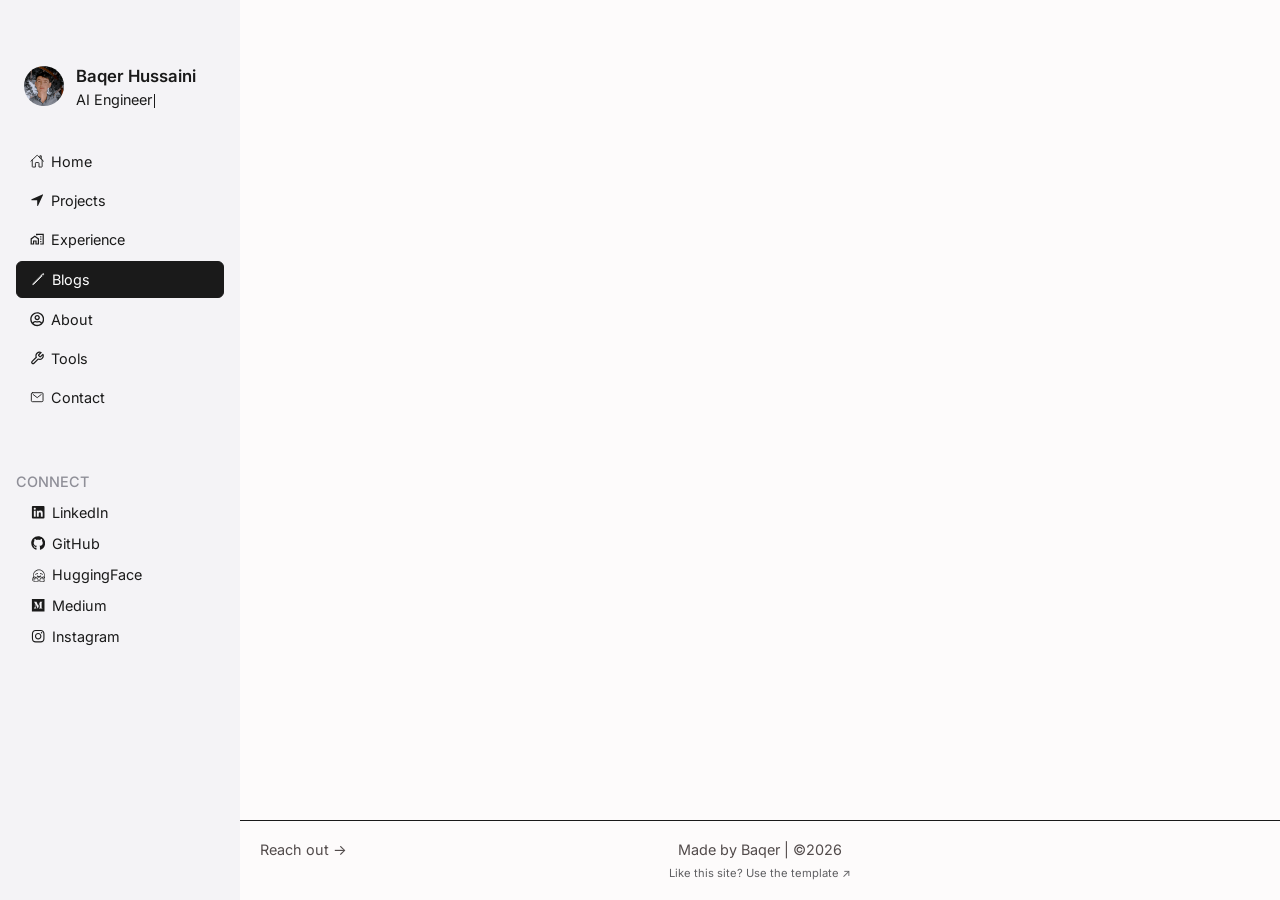
<file: blogs/empty.html>
<!DOCTYPE html>
<html lang="en">
<head>
    <meta charset="UTF-8">
    <meta name="viewport" content="width=device-width, initial-scale=1.0">
    <meta name="description" content="Baqer Hussaini — AI Engineer building agent tooling and production AI products.">
    <title>Baqer Hussaini</title>
    <link rel="preconnect" href="https://fonts.googleapis.com">
    <link rel="preconnect" href="https://fonts.gstatic.com" crossorigin>
    <link href="https://fonts.googleapis.com/css2?family=Inter:wght@400;500;600;700&display=swap" rel="stylesheet">
    <link rel="stylesheet" href="../styles/style.css">
    <link rel="stylesheet" href="../styles/mobile-menu.css">
    <link rel="stylesheet" href="../styles/typewriter.css">
    <link rel="icon" type="image/png" href="../assets/images/favicon.png">
</head>
<body>
    <div class="container">
        <!-- MOBILE TOP BAR (visible only on small screens) -->
        <header class="mobile-topbar">
            <!-- Profile Name and Picture -->
            <div class="mobile-topbar-profile">
                <img src="../assets/images/profile.jpg" alt="Profile Picture" class="avatar avatar-sm">
                <div class="profile-text">
                    <h2>Baqer Hussaini</h2>
                    <p class="role-typewriter">
                        <span class="sr-only">AI Engineer</span>
                        <span class="role-typewriter-text" aria-hidden="true"></span><span class="role-typewriter-cursor" aria-hidden="true"></span>
                    </p>
                </div>
            </div>

            <!-- Sidebar Opening Button -->
            <button type="button" class="menu-toggle" id="menuToggle" aria-label="Open menu" aria-expanded="false" aria-controls="sidebar">
                <svg width="24" height="24" viewBox="0 0 24 24" fill="none" stroke="currentColor" stroke-width="2" stroke-linecap="round">
                    <line x1="3" y1="6" x2="21" y2="6"></line>
                    <line x1="3" y1="12" x2="21" y2="12"></line>
                    <line x1="3" y1="18" x2="21" y2="18"></line>
                </svg>
            </button>
        </header>

        <!-- OVERLAY BACKDROP FOR MOBILE MENU -->
        <div class="sidebar-overlay" id="sidebarOverlay"></div>
        <!-- GLOBAL SIDEBAR -->
        <aside class="sidebar" id="sidebar">
            <!-- Sidebar Closing Button -->
            <button type="button" class="sidebar-close" id="sidebarClose" aria-label="Close menu">
                <svg width="18" height="18" viewBox="0 0 24 24" fill="none" stroke="currentColor" stroke-width="2" stroke-linecap="round">
                    <line x1="5" y1="5" x2="19" y2="19"></line>
                    <line x1="19" y1="5" x2="5" y2="19"></line>
                </svg>
            </button>
            
            <!-- Profile Name and Picture -->
            <div class="profile">
                <img src="../assets/images/profile.jpg" alt="Profile Picture" class="avatar">
                <div class="profile-text">
                    <h2>Baqer Hussaini</h2>
                    <p class="role-typewriter">
                        <span class="sr-only">AI Engineer</span>
                        <span class="role-typewriter-text" aria-hidden="true"></span><span class="role-typewriter-cursor" aria-hidden="true"></span>
                    </p>
                </div>
            </div>

            <!-- Navigation Bar -->
            <nav class="nav-menu">
                <a href="../index.html" class="nav-item" aria-current="page">
                    <svg stroke="currentColor" fill="currentColor" stroke-width="0" viewBox="0 0 512 512" height="1em" width="1em" xmlns="http://www.w3.org/2000/svg"><path fill="none" stroke-linecap="round" stroke-linejoin="round" stroke-width="32" d="M80 212v236a16 16 0 0 0 16 16h96V328a24 24 0 0 1 24-24h80a24 24 0 0 1 24 24v136h96a16 16 0 0 0 16-16V212"></path><path fill="none" stroke-linecap="round" stroke-linejoin="round" stroke-width="32" d="M480 256 266.89 52c-5-5.28-16.69-5.34-21.78 0L32 256m368-77V64h-48v69"></path></svg>
                    Home
                </a>
                <a href="../projects.html" class="nav-item">
                    <svg stroke="currentColor" fill="currentColor" stroke-width="0" viewBox="0 0 512 512" height="1em" width="1em" xmlns="http://www.w3.org/2000/svg"><path d="M272 464a16 16 0 0 1-16-16.42V264.13a8 8 0 0 0-8-8H64.41a16.31 16.31 0 0 1-15.49-10.65 16 16 0 0 1 8.41-19.87l384-176.15a16 16 0 0 1 21.22 21.19l-176 384A16 16 0 0 1 272 464z"></path></svg>
                    Projects
                </a>
                <a href="../experience.html" class="nav-item">
                    <svg stroke="currentColor" fill="currentColor" stroke-width="0" viewBox="0 0 24 24" height="1em" width="1em" xmlns="http://www.w3.org/2000/svg"><path fill="none" d="M0 0h24v24H0V0z"></path><path d="M17 7h2v2h-2zM17 11h2v2h-2zM17 15h2v2h-2zM1 11v10h6v-5h2v5h6V11L8 6l-7 5zm12 8h-2v-5H5v5H3v-7l5-3.5 5 3.5v7z"></path><path d="M10 3v1.97l2 1.43V5h9v14h-4v2h6V3z"></path></svg>
                    Experience
                </a>
                <a href="../blogs.html" class="nav-item active">
                    <svg stroke="currentColor" fill="currentColor" stroke-width="0" viewBox="0 0 512 512" height="1em" width="1em" xmlns="http://www.w3.org/2000/svg"><path fill="none" stroke-linecap="round" stroke-linejoin="round" stroke-width="32" d="M364.13 125.25 87 403l-23 45 44.99-23 277.76-277.13-22.62-22.62zm56.56-56.56-22.62 22.62 22.62 22.63 22.62-22.63a16 16 0 0 0 0-22.62h0a16 16 0 0 0-22.62 0z"></path></svg>
                    Blogs
                </a>
                <a href="../about.html" class="nav-item">
                    <svg stroke="currentColor" fill="currentColor" stroke-width="0" viewBox="0 0 496 512" height="1em" width="1em" xmlns="http://www.w3.org/2000/svg"><path d="M248 104c-53 0-96 43-96 96s43 96 96 96 96-43 96-96-43-96-96-96zm0 144c-26.5 0-48-21.5-48-48s21.5-48 48-48 48 21.5 48 48-21.5 48-48 48zm0-240C111 8 0 119 0 256s111 248 248 248 248-111 248-248S385 8 248 8zm0 448c-49.7 0-95.1-18.3-130.1-48.4 14.9-23 40.4-38.6 69.6-39.5 20.8 6.4 40.6 9.6 60.5 9.6s39.7-3.1 60.5-9.6c29.2 1 54.7 16.5 69.6 39.5-35 30.1-80.4 48.4-130.1 48.4zm162.7-84.1c-24.4-31.4-62.1-51.9-105.1-51.9-10.2 0-26 9.6-57.6 9.6-31.5 0-47.4-9.6-57.6-9.6-42.9 0-80.6 20.5-105.1 51.9C61.9 339.2 48 299.2 48 256c0-110.3 89.7-200 200-200s200 89.7 200 200c0 43.2-13.9 83.2-37.3 115.9z"></path></svg>
                    About
                </a>
                <a href="../tools.html" class="nav-item">
                    <svg stroke="currentColor" fill="none" stroke-width="2" viewBox="0 0 24 24" stroke-linecap="round" stroke-linejoin="round" height="1em" width="1em" xmlns="http://www.w3.org/2000/svg"><path d="M14.7 6.3a1 1 0 0 0 0 1.4l1.6 1.6a1 1 0 0 0 1.4 0l3.77-3.77a6 6 0 0 1-7.94 7.94l-6.91 6.91a2.12 2.12 0 0 1-3-3l6.91-6.91a6 6 0 0 1 7.94-7.94l-3.76 3.76z"></path></svg>
                    Tools
                </a>
                <a href="../contact.html" class="nav-item">
                    <svg stroke="currentColor" fill="currentColor" stroke-width="0" viewBox="0 0 512 512" height="1em" width="1em" xmlns="http://www.w3.org/2000/svg"><rect width="416" height="320" x="48" y="96" fill="none" stroke-linecap="round" stroke-linejoin="round" stroke-width="32" rx="40" ry="40"></rect><path fill="none" stroke-linecap="round" stroke-linejoin="round" stroke-width="32" d="m112 160 144 112 144-112"></path></svg>
                    Contact
                </a>
            </nav>

            <!-- Social Navigation -->
            <div class="connect-section">
                <p>Connect</p>
                <a href="https://linkedin.com/in/baqerhussaini" target="_blank" rel="noopener noreferrer" class="social-link">
                    <svg stroke="currentColor" fill="currentColor" stroke-width="0" viewBox="0 0 448 512" height="1em" width="1em" xmlns="http://www.w3.org/2000/svg"><path d="M416 32H31.9C14.3 32 0 46.5 0 64.3v383.4C0 465.5 14.3 480 31.9 480H416c17.6 0 32-14.5 32-32.3V64.3c0-17.8-14.4-32.3-32-32.3zM135.4 416H69V202.2h66.5V416zm-33.2-243c-21.3 0-38.5-17.3-38.5-38.5S80.9 96 102.2 96c21.2 0 38.5 17.3 38.5 38.5 0 21.3-17.2 38.5-38.5 38.5zm282.1 243h-66.4V312c0-24.8-.5-56.7-34.5-56.7-34.6 0-39.9 27-39.9 54.9V416h-66.4V202.2h63.7v29.2h.9c8.9-16.8 30.6-34.5 62.9-34.5 67.2 0 79.7 44.3 79.7 101.9V416z"></path></svg>
                    LinkedIn
                </a>
                <a href="https://github.com/BaqerHussaini" target="_blank" rel="noopener noreferrer" class="social-link">
                    <svg stroke="currentColor" fill="currentColor" stroke-width="0" viewBox="0 0 496 512" height="1em" width="1em" xmlns="http://www.w3.org/2000/svg"><path d="M165.9 397.4c0 2-2.3 3.6-5.2 3.6-3.3.3-5.6-1.3-5.6-3.6 0-2 2.3-3.6 5.2-3.6 3-.3 5.6 1.3 5.6 3.6zm-31.1-4.5c-.7 2 1.3 4.3 4.3 4.9 2.6 1 5.6 0 6.2-2s-1.3-4.3-4.3-5.2c-2.6-.7-5.5.3-6.2 2.3zm44.2-1.7c-2.9.7-4.9 2.6-4.6 4.9.3 2 2.9 3.3 5.9 2.6 2.9-.7 4.9-2.6 4.6-4.6-.3-1.9-3-3.2-5.9-2.9zM244.8 8C106.1 8 0 113.3 0 252c0 110.9 69.8 205.8 169.5 239.2 12.8 2.3 17.3-5.6 17.3-12.1 0-6.2-.3-40.4-.3-61.4 0 0-70 15-84.7-29.8 0 0-11.4-29.1-27.8-36.6 0 0-22.9-15.7 1.6-15.4 0 0 24.9 2 38.6 25.8 21.9 38.6 58.6 27.5 72.9 20.9 2.3-16 8.8-27.1 16-33.7-55.9-6.2-112.3-14.3-112.3-110.5 0-27.5 7.6-41.3 23.6-58.9-2.6-6.5-11.1-33.3 2.6-67.9 20.9-6.5 69 27 69 27 20-5.6 41.5-8.5 62.8-8.5s42.8 2.9 62.8 8.5c0 0 48.1-33.6 69-27 13.7 34.7 5.2 61.4 2.6 67.9 16 17.7 25.8 31.5 25.8 58.9 0 96.5-58.9 104.2-114.8 110.5 9.2 7.9 17 22.9 17 46.4 0 33.7-.3 75.4-.3 83.6 0 6.5 4.6 14.4 17.3 12.1C428.2 457.8 496 362.9 496 252 496 113.3 383.5 8 244.8 8zM97.2 352.9c-1.3 1-1 3.3.7 5.2 1.6 1.6 3.9 2.3 5.2 1 1.3-1 1-3.3-.7-5.2-1.6-1.6-3.9-2.3-5.2-1zm-10.8-8.1c-.7 1.3.3 2.9 2.3 3.9 1.6 1 3.6.7 4.3-.7.7-1.3-.3-2.9-2.3-3.9-2-.6-3.6-.3-4.3.7zm32.4 35.6c-1.6 1.3-1 4.3 1.3 6.2 2.3 2.3 5.2 2.6 6.5 1 1.3-1.3.7-4.3-1.3-6.2-2.2-2.3-5.2-2.6-6.5-1zm-11.4-14.7c-1.6 1-1.6 3.6 0 5.9 1.6 2.3 4.3 3.3 5.6 2.3 1.6-1.3 1.6-3.9 0-6.2-1.4-2.3-4-3.3-5.6-2z"></path></svg>
                    GitHub
                </a>
                <a href="https://huggingface.co/BaqerHussaini" target="_blank" rel="noopener noreferrer" class="social-link">
                    <svg stroke="currentColor" fill="currentColor" stroke-width="0" viewBox="0 0 576 512" height="1em" width="1em" xmlns="http://www.w3.org/2000/svg"><path d="M318.8 72.2C448.8 72.2 554.2 178 554.2 308.5C554.2 326.2 552.3 343.5 548.6 360.2C547.2 366.7 545.5 373 543.5 379.3C550 378.7 556.5 379.9 562.2 382.8C574.8 389.3 582.4 404.5 580.4 418.5C579.7 423.4 578 427.9 575.6 432C580.8 436.2 584.6 442.1 586.4 449.1C587.8 454.6 589.3 466.2 581.6 478C587.4 487.2 588.2 498.6 583.8 508.6C577.6 522.7 562.1 533.9 532.1 545.9C499.6 558.9 465 567.8 429.8 567.8C397.8 567.8 373.9 558.9 358.8 541.4C345.8 543.6 332.5 544.8 318.8 544.8C306.1 544.8 293.6 543.8 281.5 541.9C266.4 559.1 242.7 567.8 210.9 567.8C175.8 567.8 140.9 558.8 108.5 545.9C78.5 533.9 63 522.8 56.8 508.6C52.4 498.7 53.2 487.2 59 478C51.3 466.1 52.7 454.6 54.2 449.1C56 442.1 59.9 436.2 65 432C62.5 427.9 60.9 423.4 60.2 418.5C58.7 408.1 62.2 397.8 69.9 389.3C76 382.6 85 379 94.1 379.1C92.2 373 90.5 366.7 89.1 360.4C85.4 343.7 83.4 326.4 83.4 308.6C83.4 178.1 188.8 72.3 318.8 72.3zM149.5 375C136.5 366.8 127.4 371.4 130.5 388.4C133.6 405.4 187.7 446.6 182.5 455.6C177.3 464.4 159 445.5 158.7 445.1C158.7 445.1 100.5 392 87.9 405.8C75.3 419.6 97.5 431.2 129.2 450.5C160.9 469.8 163.4 474.9 158.9 482.2C154.4 489.5 84.4 430.2 77.8 455.4C71.3 480.5 149.2 487.8 144.5 505.2C139.7 522.6 89.6 472.4 79.3 491.9C69 511.5 150.1 534.5 150.7 534.6C176.9 541.4 243.3 555.9 266.6 521.7C283.3 497.1 282.2 478.6 259.2 455.6C236.2 432.6 222.9 398.9 222.9 398.9C222.9 398.7 217.9 379.4 206.6 381.1C195.2 382.9 186.9 412.1 210.7 430C234.5 447.9 206 460 196.8 443.3C187.6 426.5 162.6 383.4 149.7 375.1zM510.1 388.4C513.2 371.4 504 366.8 491.1 375C478.1 383.3 453.2 426.4 444 443.2C434.8 460 406.3 447.8 430.1 429.9C453.9 412 445.5 382.8 434.2 381C422.9 379.2 417.9 398.8 417.9 398.8C417.8 399 404.5 432.5 381.6 455.5C358.7 478.5 357.5 497 374.2 521.6C397.4 555.8 463.9 541.3 490.1 534.5C491.6 534.1 571.7 511.2 561.5 491.8C551.2 472.3 501.1 522.4 496.2 505.1C491.4 487.8 569.4 480.5 562.9 455.3C556.3 430.2 486.3 489.4 481.8 482.1C477.3 474.8 479.8 469.7 511.5 450.4C543.2 431.1 565.5 419.5 552.8 405.7C540.1 391.9 482 445 482 445C481.6 445.4 463.4 464.3 458.2 455.5C452.9 446.6 507.1 405.4 510.2 388.3zM318.8 96.6C202.2 96.6 107.7 191.5 107.7 308.5C107.7 325.6 109.7 342.3 113.5 358.2C113.5 358.1 113.6 358.1 113.7 358C119.8 350.6 128.6 346.6 138.4 346.6C156.1 346.6 169.5 358.5 179.9 371.5C186.7 362.1 197 356.5 207.8 356.5C228.5 356.5 241 374.6 245.7 390.8C248 396.3 259.3 421.3 276.1 438.2C301.8 464 308.3 490.6 295.5 519.1C311.5 520.9 328.3 520.8 344.7 518.8C332.2 490.4 338.7 463.9 364.3 438.2C381.2 421.3 392.4 396.3 394.8 390.8C399.5 374.6 412 356.5 432.7 356.5C443.6 356.5 453.9 362.1 460.6 371.5C471 358.5 484.4 346.6 502.1 346.6C510.8 346.6 518.7 349.7 524.6 355.5C529.6 333.5 531 309.7 528.7 286.8C517.9 179.9 428 96.5 318.7 96.5zM320.3 330.8C363.9 330.8 399.3 288.8 399.3 316.3C399.3 343.7 380.1 397.2 320.5 397.2C301.3 397.2 286.3 391.7 274.7 383.3C251.5 363.9 241.3 335.1 241.3 316.4C241.3 289 276.7 330.9 320.3 330.9zM307 355.8C298.8 358.2 291.5 362.6 285.5 368.4C307.5 381.2 335.9 381.3 357.2 367.1C351.7 362.2 345.2 358.4 338.1 356.1C333 354.5 327.7 371.9 322.1 371.9C316.9 371.9 311.8 354.3 307 355.7zM179.1 279.5C168.2 279.5 159.3 270.6 159.3 259.7C159.3 248.8 168.2 239.9 179.1 239.9C190 239.9 198.9 248.8 198.9 259.7C198.9 270.6 190 279.5 179.1 279.5zM461.5 279.5C450.6 279.5 441.7 270.6 441.7 259.7C441.7 248.8 450.6 239.9 461.5 239.9C472.4 239.9 481.3 248.8 481.3 259.7C481.3 270.6 472.4 279.5 461.5 279.5zM217.5 224.1C225.4 209.2 243.8 203.6 258.6 211.5C273.4 219.4 279 237.9 271.2 252.7C267.5 259.7 255.7 248.3 248.8 250.8C241.1 253.5 238 269.5 230.2 265.4C215.4 257.5 209.8 239 217.6 224.2zM381.9 211.5C396.7 203.6 415.1 209.2 423 224.1C430.9 239 425.2 257.4 410.4 265.3C402.6 269.5 399.5 253.5 391.7 250.7C384.8 248.3 373 259.7 369.3 252.6C361.4 237.7 367.1 219.3 381.9 211.4z"/></svg>
                    HuggingFace
                </a>
                <a href="https://medium.com/@baqer.hussaini" target="_blank" rel="noopener noreferrer" class="social-link">
                    <svg stroke="currentColor" fill="currentColor" stroke-width="0" viewBox="0 0 448 512" height="1em" width="1em" xmlns="http://www.w3.org/2000/svg"><path d="M0 32v448h448V32H0zm372.2 106.1l-24 23c-2.1 1.6-3.1 4.2-2.7 6.7v169.3c-.4 2.6.6 5.2 2.7 6.7l23.5 23v5.1h-118V367l24.3-23.6c2.4-2.4 2.4-3.1 2.4-6.7V199.8l-67.6 171.6h-9.1L125 199.8v115c-.7 4.8 1 9.7 4.4 13.2l31.6 38.3v5.1H71.2v-5.1l31.6-38.3c3.4-3.5 4.9-8.4 4.1-13.2v-133c.4-3.7-1-7.3-3.8-9.8L75 138.1V133h87.3l67.4 148L289 133.1h83.2v5z"></path></svg>
                    Medium
                </a>
                <a href="https://instagram.com/baqer.dev" target="_blank" rel="noopener noreferrer" class="social-link">
                    <svg stroke="currentColor" fill="currentColor" stroke-width="0" viewBox="0 0 448 512" height="1em" width="1em" xmlns="http://www.w3.org/2000/svg"><path d="M224.1 141c-63.6 0-114.9 51.3-114.9 114.9s51.3 114.9 114.9 114.9S339 319.5 339 255.9 287.7 141 224.1 141zm0 189.6c-41.1 0-74.7-33.5-74.7-74.7s33.5-74.7 74.7-74.7 74.7 33.5 74.7 74.7-33.6 74.7-74.7 74.7zm146.4-194.3c0 14.9-12 26.8-26.8 26.8-14.9 0-26.8-12-26.8-26.8s12-26.8 26.8-26.8 26.8 12 26.8 26.8zm76.1 27.2c-1.7-35.9-9.9-67.7-36.2-93.9-26.2-26.2-58-34.4-93.9-36.2-37-2.1-147.9-2.1-184.9 0-35.8 1.7-67.6 9.9-93.9 36.1s-34.4 58-36.2 93.9c-2.1 37-2.1 147.9 0 184.9 1.7 35.9 9.9 67.7 36.2 93.9s58 34.4 93.9 36.2c37 2.1 147.9 2.1 184.9 0 35.9-1.7 67.7-9.9 93.9-36.2 26.2-26.2 34.4-58 36.2-93.9 2.1-37 2.1-147.8 0-184.8zM398.8 388c-7.8 19.6-22.9 34.7-42.6 42.6-29.5 11.7-99.5 9-132.1 9s-102.7 2.6-132.1-9c-19.6-7.8-34.7-22.9-42.6-42.6-11.7-29.5-9-99.5-9-132.1s-2.6-102.7 9-132.1c7.8-19.6 22.9-34.7 42.6-42.6 29.5-11.7 99.5-9 132.1-9s102.7-2.6 132.1 9c19.6 7.8 34.7 22.9 42.6 42.6 11.7 29.5 9 99.5 9 132.1s2.7 102.7-9 132.1z"></path></svg>
                    Instagram
                </a>
            </div>
        </aside>

        <!-- MAIN CONTENT AREA -->
        <main class="main-menu">
            <!-- Content-->
            <div class="main-content">
            </div>

            <!-- Footer-->
            <footer class="main-footer">
                <div class="main-footer-info">
                    <a href="../contact.html" class="reach-out">Reach out →</a>
                    <p class="made-by">Made by Baqer | ©2026</p>
                    <span class="foright-spacer"></span>
                </div>
                <a href="https://github.com/BaqerHussaini/personal-portfolio" target="_blank" rel="noopener noreferrer" class="template">Like this site? Use the template ↗</a>
            </footer>
        </main>
    </div>

    <script src="../scripts/mobile-menu.js" defer></script>
    <script src="../scripts/typewriter.js" defer></script>
</body>
</html>
</file>
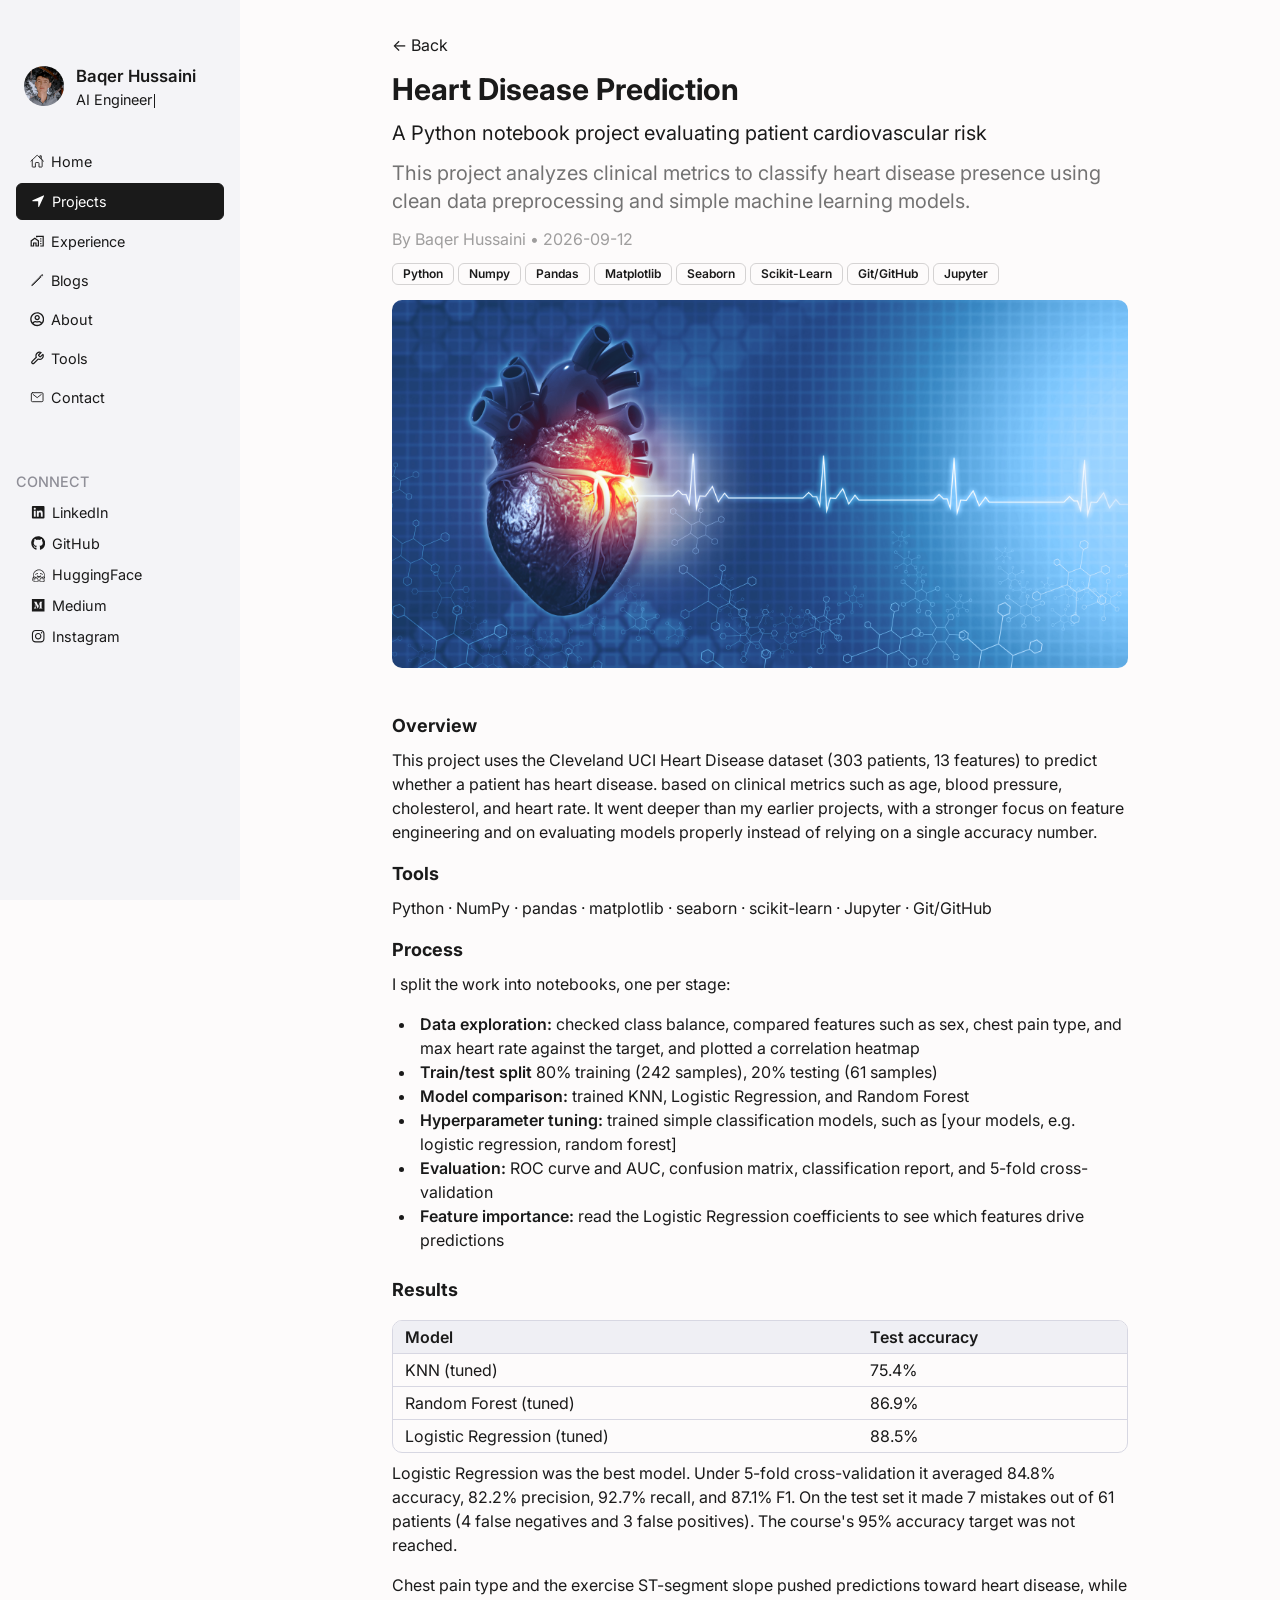
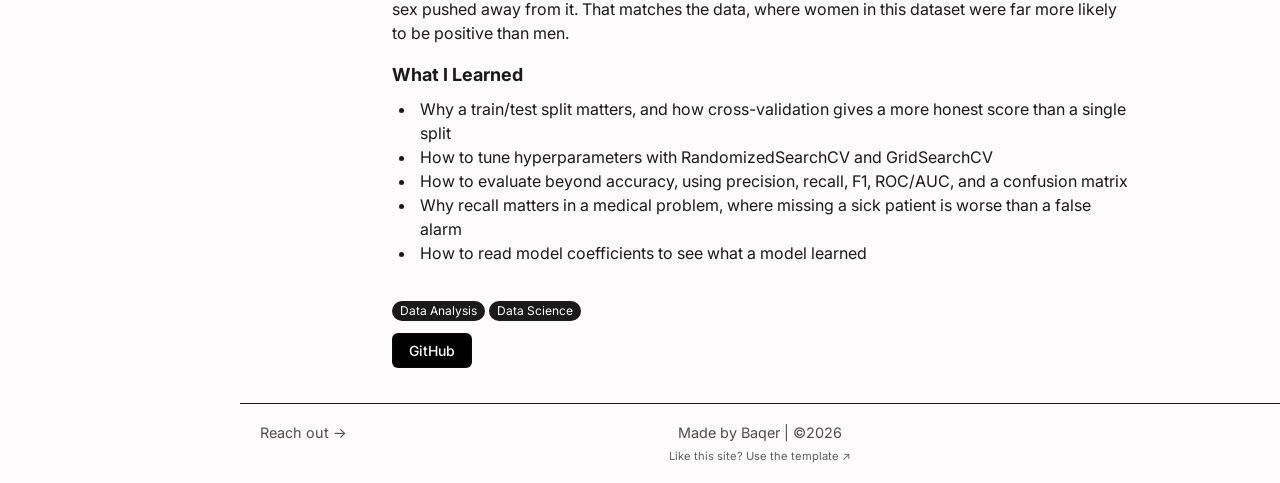
<file: projects/heart-disease.html>
<!DOCTYPE html>
<html lang="en">
<head>
    <meta charset="UTF-8">
    <meta name="viewport" content="width=device-width, initial-scale=1.0">
    <meta name="description" content="Baqer Hussaini — AI Engineer building agent tooling and production AI products.">
    <title>Baqer Hussaini</title>
    <link rel="preconnect" href="https://fonts.googleapis.com">
    <link rel="preconnect" href="https://fonts.gstatic.com" crossorigin>
    <link href="https://fonts.googleapis.com/css2?family=Inter:wght@400;500;600;700&display=swap" rel="stylesheet">
    <link rel="stylesheet" href="../styles/style.css">
    <link rel="stylesheet" href="../styles/mobile-menu.css">
    <link rel="stylesheet" href="styles/projects-style.css">
    <link rel="stylesheet" href="../styles/typewriter.css">
    <link rel="icon" type="image/png" href="../assets/images/favicon.png">
</head>
<body>
    <div class="container">
        <!-- MOBILE TOP BAR (visible only on small screens) -->
        <header class="mobile-topbar">
            <!-- Profile Name and Picture -->
            <div class="mobile-topbar-profile">
                <img src="../assets/images/profile.jpg" alt="Profile Picture" class="avatar avatar-sm">
                <div class="profile-text">
                    <h2>Baqer Hussaini</h2>
                    <p class="role-typewriter">
                        <span class="sr-only">AI Engineer</span>
                        <span class="role-typewriter-text" aria-hidden="true"></span><span class="role-typewriter-cursor" aria-hidden="true"></span>
                    </p>
                </div>
            </div>

            <!-- Sidebar Opening Button -->
            <button type="button" class="menu-toggle" id="menuToggle" aria-label="Open menu" aria-expanded="false" aria-controls="sidebar">
                <svg width="24" height="24" viewBox="0 0 24 24" fill="none" stroke="currentColor" stroke-width="2" stroke-linecap="round">
                    <line x1="3" y1="6" x2="21" y2="6"></line>
                    <line x1="3" y1="12" x2="21" y2="12"></line>
                    <line x1="3" y1="18" x2="21" y2="18"></line>
                </svg>
            </button>
        </header>

        <!-- OVERLAY BACKDROP FOR MOBILE MENU -->
        <div class="sidebar-overlay" id="sidebarOverlay"></div>
        <!-- GLOBAL SIDEBAR -->
        <aside class="sidebar" id="sidebar">
            <!-- Sidebar Closing Button -->
            <button type="button" class="sidebar-close" id="sidebarClose" aria-label="Close menu">
                <svg width="18" height="18" viewBox="0 0 24 24" fill="none" stroke="currentColor" stroke-width="2" stroke-linecap="round">
                    <line x1="5" y1="5" x2="19" y2="19"></line>
                    <line x1="19" y1="5" x2="5" y2="19"></line>
                </svg>
            </button>
            
            <!-- Profile Name and Picture -->
            <div class="profile">
                <img src="../assets/images/profile.jpg" alt="Profile Picture" class="avatar">
                <div class="profile-text">
                    <h2>Baqer Hussaini</h2>
                    <p class="role-typewriter">
                        <span class="sr-only">AI Engineer</span>
                        <span class="role-typewriter-text" aria-hidden="true"></span><span class="role-typewriter-cursor" aria-hidden="true"></span>
                    </p>
                </div>
            </div>

            <!-- Navigation Bar -->
            <nav class="nav-menu">
                <a href="../index.html" class="nav-item" aria-current="page">
                    <svg stroke="currentColor" fill="currentColor" stroke-width="0" viewBox="0 0 512 512" height="1em" width="1em" xmlns="http://www.w3.org/2000/svg"><path fill="none" stroke-linecap="round" stroke-linejoin="round" stroke-width="32" d="M80 212v236a16 16 0 0 0 16 16h96V328a24 24 0 0 1 24-24h80a24 24 0 0 1 24 24v136h96a16 16 0 0 0 16-16V212"></path><path fill="none" stroke-linecap="round" stroke-linejoin="round" stroke-width="32" d="M480 256 266.89 52c-5-5.28-16.69-5.34-21.78 0L32 256m368-77V64h-48v69"></path></svg>
                    Home
                </a>
                <a href="../projects.html" class="nav-item active">
                    <svg stroke="currentColor" fill="currentColor" stroke-width="0" viewBox="0 0 512 512" height="1em" width="1em" xmlns="http://www.w3.org/2000/svg"><path d="M272 464a16 16 0 0 1-16-16.42V264.13a8 8 0 0 0-8-8H64.41a16.31 16.31 0 0 1-15.49-10.65 16 16 0 0 1 8.41-19.87l384-176.15a16 16 0 0 1 21.22 21.19l-176 384A16 16 0 0 1 272 464z"></path></svg>
                    Projects
                </a>
                <a href="../experience.html" class="nav-item">
                    <svg stroke="currentColor" fill="currentColor" stroke-width="0" viewBox="0 0 24 24" height="1em" width="1em" xmlns="http://www.w3.org/2000/svg"><path fill="none" d="M0 0h24v24H0V0z"></path><path d="M17 7h2v2h-2zM17 11h2v2h-2zM17 15h2v2h-2zM1 11v10h6v-5h2v5h6V11L8 6l-7 5zm12 8h-2v-5H5v5H3v-7l5-3.5 5 3.5v7z"></path><path d="M10 3v1.97l2 1.43V5h9v14h-4v2h6V3z"></path></svg>
                    Experience
                </a>
                <a href="../blogs.html" class="nav-item">
                    <svg stroke="currentColor" fill="currentColor" stroke-width="0" viewBox="0 0 512 512" height="1em" width="1em" xmlns="http://www.w3.org/2000/svg"><path fill="none" stroke-linecap="round" stroke-linejoin="round" stroke-width="32" d="M364.13 125.25 87 403l-23 45 44.99-23 277.76-277.13-22.62-22.62zm56.56-56.56-22.62 22.62 22.62 22.63 22.62-22.63a16 16 0 0 0 0-22.62h0a16 16 0 0 0-22.62 0z"></path></svg>
                    Blogs
                </a>
                <a href="../about.html" class="nav-item">
                    <svg stroke="currentColor" fill="currentColor" stroke-width="0" viewBox="0 0 496 512" height="1em" width="1em" xmlns="http://www.w3.org/2000/svg"><path d="M248 104c-53 0-96 43-96 96s43 96 96 96 96-43 96-96-43-96-96-96zm0 144c-26.5 0-48-21.5-48-48s21.5-48 48-48 48 21.5 48 48-21.5 48-48 48zm0-240C111 8 0 119 0 256s111 248 248 248 248-111 248-248S385 8 248 8zm0 448c-49.7 0-95.1-18.3-130.1-48.4 14.9-23 40.4-38.6 69.6-39.5 20.8 6.4 40.6 9.6 60.5 9.6s39.7-3.1 60.5-9.6c29.2 1 54.7 16.5 69.6 39.5-35 30.1-80.4 48.4-130.1 48.4zm162.7-84.1c-24.4-31.4-62.1-51.9-105.1-51.9-10.2 0-26 9.6-57.6 9.6-31.5 0-47.4-9.6-57.6-9.6-42.9 0-80.6 20.5-105.1 51.9C61.9 339.2 48 299.2 48 256c0-110.3 89.7-200 200-200s200 89.7 200 200c0 43.2-13.9 83.2-37.3 115.9z"></path></svg>
                    About
                </a>
                <a href="../tools.html" class="nav-item">
                    <svg stroke="currentColor" fill="none" stroke-width="2" viewBox="0 0 24 24" stroke-linecap="round" stroke-linejoin="round" height="1em" width="1em" xmlns="http://www.w3.org/2000/svg"><path d="M14.7 6.3a1 1 0 0 0 0 1.4l1.6 1.6a1 1 0 0 0 1.4 0l3.77-3.77a6 6 0 0 1-7.94 7.94l-6.91 6.91a2.12 2.12 0 0 1-3-3l6.91-6.91a6 6 0 0 1 7.94-7.94l-3.76 3.76z"></path></svg>
                    Tools
                </a>
                <a href="../contact.html" class="nav-item">
                    <svg stroke="currentColor" fill="currentColor" stroke-width="0" viewBox="0 0 512 512" height="1em" width="1em" xmlns="http://www.w3.org/2000/svg"><rect width="416" height="320" x="48" y="96" fill="none" stroke-linecap="round" stroke-linejoin="round" stroke-width="32" rx="40" ry="40"></rect><path fill="none" stroke-linecap="round" stroke-linejoin="round" stroke-width="32" d="m112 160 144 112 144-112"></path></svg>
                    Contact
                </a>
            </nav>

            <!-- Social Navigation -->
            <div class="connect-section">
                <p>Connect</p>
                <a href="https://linkedin.com/in/baqerhussaini" target="_blank" rel="noopener noreferrer" class="social-link">
                    <svg stroke="currentColor" fill="currentColor" stroke-width="0" viewBox="0 0 448 512" height="1em" width="1em" xmlns="http://www.w3.org/2000/svg"><path d="M416 32H31.9C14.3 32 0 46.5 0 64.3v383.4C0 465.5 14.3 480 31.9 480H416c17.6 0 32-14.5 32-32.3V64.3c0-17.8-14.4-32.3-32-32.3zM135.4 416H69V202.2h66.5V416zm-33.2-243c-21.3 0-38.5-17.3-38.5-38.5S80.9 96 102.2 96c21.2 0 38.5 17.3 38.5 38.5 0 21.3-17.2 38.5-38.5 38.5zm282.1 243h-66.4V312c0-24.8-.5-56.7-34.5-56.7-34.6 0-39.9 27-39.9 54.9V416h-66.4V202.2h63.7v29.2h.9c8.9-16.8 30.6-34.5 62.9-34.5 67.2 0 79.7 44.3 79.7 101.9V416z"></path></svg>
                    LinkedIn
                </a>
                <a href="https://github.com/BaqerHussaini" target="_blank" rel="noopener noreferrer" class="social-link">
                    <svg stroke="currentColor" fill="currentColor" stroke-width="0" viewBox="0 0 496 512" height="1em" width="1em" xmlns="http://www.w3.org/2000/svg"><path d="M165.9 397.4c0 2-2.3 3.6-5.2 3.6-3.3.3-5.6-1.3-5.6-3.6 0-2 2.3-3.6 5.2-3.6 3-.3 5.6 1.3 5.6 3.6zm-31.1-4.5c-.7 2 1.3 4.3 4.3 4.9 2.6 1 5.6 0 6.2-2s-1.3-4.3-4.3-5.2c-2.6-.7-5.5.3-6.2 2.3zm44.2-1.7c-2.9.7-4.9 2.6-4.6 4.9.3 2 2.9 3.3 5.9 2.6 2.9-.7 4.9-2.6 4.6-4.6-.3-1.9-3-3.2-5.9-2.9zM244.8 8C106.1 8 0 113.3 0 252c0 110.9 69.8 205.8 169.5 239.2 12.8 2.3 17.3-5.6 17.3-12.1 0-6.2-.3-40.4-.3-61.4 0 0-70 15-84.7-29.8 0 0-11.4-29.1-27.8-36.6 0 0-22.9-15.7 1.6-15.4 0 0 24.9 2 38.6 25.8 21.9 38.6 58.6 27.5 72.9 20.9 2.3-16 8.8-27.1 16-33.7-55.9-6.2-112.3-14.3-112.3-110.5 0-27.5 7.6-41.3 23.6-58.9-2.6-6.5-11.1-33.3 2.6-67.9 20.9-6.5 69 27 69 27 20-5.6 41.5-8.5 62.8-8.5s42.8 2.9 62.8 8.5c0 0 48.1-33.6 69-27 13.7 34.7 5.2 61.4 2.6 67.9 16 17.7 25.8 31.5 25.8 58.9 0 96.5-58.9 104.2-114.8 110.5 9.2 7.9 17 22.9 17 46.4 0 33.7-.3 75.4-.3 83.6 0 6.5 4.6 14.4 17.3 12.1C428.2 457.8 496 362.9 496 252 496 113.3 383.5 8 244.8 8zM97.2 352.9c-1.3 1-1 3.3.7 5.2 1.6 1.6 3.9 2.3 5.2 1 1.3-1 1-3.3-.7-5.2-1.6-1.6-3.9-2.3-5.2-1zm-10.8-8.1c-.7 1.3.3 2.9 2.3 3.9 1.6 1 3.6.7 4.3-.7.7-1.3-.3-2.9-2.3-3.9-2-.6-3.6-.3-4.3.7zm32.4 35.6c-1.6 1.3-1 4.3 1.3 6.2 2.3 2.3 5.2 2.6 6.5 1 1.3-1.3.7-4.3-1.3-6.2-2.2-2.3-5.2-2.6-6.5-1zm-11.4-14.7c-1.6 1-1.6 3.6 0 5.9 1.6 2.3 4.3 3.3 5.6 2.3 1.6-1.3 1.6-3.9 0-6.2-1.4-2.3-4-3.3-5.6-2z"></path></svg>
                    GitHub
                </a>
                <a href="https://huggingface.co/BaqerHussaini" target="_blank" rel="noopener noreferrer" class="social-link">
                    <svg stroke="currentColor" fill="currentColor" stroke-width="0" viewBox="0 0 576 512" height="1em" width="1em" xmlns="http://www.w3.org/2000/svg"><path d="M318.8 72.2C448.8 72.2 554.2 178 554.2 308.5C554.2 326.2 552.3 343.5 548.6 360.2C547.2 366.7 545.5 373 543.5 379.3C550 378.7 556.5 379.9 562.2 382.8C574.8 389.3 582.4 404.5 580.4 418.5C579.7 423.4 578 427.9 575.6 432C580.8 436.2 584.6 442.1 586.4 449.1C587.8 454.6 589.3 466.2 581.6 478C587.4 487.2 588.2 498.6 583.8 508.6C577.6 522.7 562.1 533.9 532.1 545.9C499.6 558.9 465 567.8 429.8 567.8C397.8 567.8 373.9 558.9 358.8 541.4C345.8 543.6 332.5 544.8 318.8 544.8C306.1 544.8 293.6 543.8 281.5 541.9C266.4 559.1 242.7 567.8 210.9 567.8C175.8 567.8 140.9 558.8 108.5 545.9C78.5 533.9 63 522.8 56.8 508.6C52.4 498.7 53.2 487.2 59 478C51.3 466.1 52.7 454.6 54.2 449.1C56 442.1 59.9 436.2 65 432C62.5 427.9 60.9 423.4 60.2 418.5C58.7 408.1 62.2 397.8 69.9 389.3C76 382.6 85 379 94.1 379.1C92.2 373 90.5 366.7 89.1 360.4C85.4 343.7 83.4 326.4 83.4 308.6C83.4 178.1 188.8 72.3 318.8 72.3zM149.5 375C136.5 366.8 127.4 371.4 130.5 388.4C133.6 405.4 187.7 446.6 182.5 455.6C177.3 464.4 159 445.5 158.7 445.1C158.7 445.1 100.5 392 87.9 405.8C75.3 419.6 97.5 431.2 129.2 450.5C160.9 469.8 163.4 474.9 158.9 482.2C154.4 489.5 84.4 430.2 77.8 455.4C71.3 480.5 149.2 487.8 144.5 505.2C139.7 522.6 89.6 472.4 79.3 491.9C69 511.5 150.1 534.5 150.7 534.6C176.9 541.4 243.3 555.9 266.6 521.7C283.3 497.1 282.2 478.6 259.2 455.6C236.2 432.6 222.9 398.9 222.9 398.9C222.9 398.7 217.9 379.4 206.6 381.1C195.2 382.9 186.9 412.1 210.7 430C234.5 447.9 206 460 196.8 443.3C187.6 426.5 162.6 383.4 149.7 375.1zM510.1 388.4C513.2 371.4 504 366.8 491.1 375C478.1 383.3 453.2 426.4 444 443.2C434.8 460 406.3 447.8 430.1 429.9C453.9 412 445.5 382.8 434.2 381C422.9 379.2 417.9 398.8 417.9 398.8C417.8 399 404.5 432.5 381.6 455.5C358.7 478.5 357.5 497 374.2 521.6C397.4 555.8 463.9 541.3 490.1 534.5C491.6 534.1 571.7 511.2 561.5 491.8C551.2 472.3 501.1 522.4 496.2 505.1C491.4 487.8 569.4 480.5 562.9 455.3C556.3 430.2 486.3 489.4 481.8 482.1C477.3 474.8 479.8 469.7 511.5 450.4C543.2 431.1 565.5 419.5 552.8 405.7C540.1 391.9 482 445 482 445C481.6 445.4 463.4 464.3 458.2 455.5C452.9 446.6 507.1 405.4 510.2 388.3zM318.8 96.6C202.2 96.6 107.7 191.5 107.7 308.5C107.7 325.6 109.7 342.3 113.5 358.2C113.5 358.1 113.6 358.1 113.7 358C119.8 350.6 128.6 346.6 138.4 346.6C156.1 346.6 169.5 358.5 179.9 371.5C186.7 362.1 197 356.5 207.8 356.5C228.5 356.5 241 374.6 245.7 390.8C248 396.3 259.3 421.3 276.1 438.2C301.8 464 308.3 490.6 295.5 519.1C311.5 520.9 328.3 520.8 344.7 518.8C332.2 490.4 338.7 463.9 364.3 438.2C381.2 421.3 392.4 396.3 394.8 390.8C399.5 374.6 412 356.5 432.7 356.5C443.6 356.5 453.9 362.1 460.6 371.5C471 358.5 484.4 346.6 502.1 346.6C510.8 346.6 518.7 349.7 524.6 355.5C529.6 333.5 531 309.7 528.7 286.8C517.9 179.9 428 96.5 318.7 96.5zM320.3 330.8C363.9 330.8 399.3 288.8 399.3 316.3C399.3 343.7 380.1 397.2 320.5 397.2C301.3 397.2 286.3 391.7 274.7 383.3C251.5 363.9 241.3 335.1 241.3 316.4C241.3 289 276.7 330.9 320.3 330.9zM307 355.8C298.8 358.2 291.5 362.6 285.5 368.4C307.5 381.2 335.9 381.3 357.2 367.1C351.7 362.2 345.2 358.4 338.1 356.1C333 354.5 327.7 371.9 322.1 371.9C316.9 371.9 311.8 354.3 307 355.7zM179.1 279.5C168.2 279.5 159.3 270.6 159.3 259.7C159.3 248.8 168.2 239.9 179.1 239.9C190 239.9 198.9 248.8 198.9 259.7C198.9 270.6 190 279.5 179.1 279.5zM461.5 279.5C450.6 279.5 441.7 270.6 441.7 259.7C441.7 248.8 450.6 239.9 461.5 239.9C472.4 239.9 481.3 248.8 481.3 259.7C481.3 270.6 472.4 279.5 461.5 279.5zM217.5 224.1C225.4 209.2 243.8 203.6 258.6 211.5C273.4 219.4 279 237.9 271.2 252.7C267.5 259.7 255.7 248.3 248.8 250.8C241.1 253.5 238 269.5 230.2 265.4C215.4 257.5 209.8 239 217.6 224.2zM381.9 211.5C396.7 203.6 415.1 209.2 423 224.1C430.9 239 425.2 257.4 410.4 265.3C402.6 269.5 399.5 253.5 391.7 250.7C384.8 248.3 373 259.7 369.3 252.6C361.4 237.7 367.1 219.3 381.9 211.4z"/></svg>
                    HuggingFace
                </a>
                <a href="https://medium.com/@baqer.hussaini" target="_blank" rel="noopener noreferrer" class="social-link">
                    <svg stroke="currentColor" fill="currentColor" stroke-width="0" viewBox="0 0 448 512" height="1em" width="1em" xmlns="http://www.w3.org/2000/svg"><path d="M0 32v448h448V32H0zm372.2 106.1l-24 23c-2.1 1.6-3.1 4.2-2.7 6.7v169.3c-.4 2.6.6 5.2 2.7 6.7l23.5 23v5.1h-118V367l24.3-23.6c2.4-2.4 2.4-3.1 2.4-6.7V199.8l-67.6 171.6h-9.1L125 199.8v115c-.7 4.8 1 9.7 4.4 13.2l31.6 38.3v5.1H71.2v-5.1l31.6-38.3c3.4-3.5 4.9-8.4 4.1-13.2v-133c.4-3.7-1-7.3-3.8-9.8L75 138.1V133h87.3l67.4 148L289 133.1h83.2v5z"></path></svg>
                    Medium
                </a>
                <a href="https://instagram.com/baqer.dev" target="_blank" rel="noopener noreferrer" class="social-link">
                    <svg stroke="currentColor" fill="currentColor" stroke-width="0" viewBox="0 0 448 512" height="1em" width="1em" xmlns="http://www.w3.org/2000/svg"><path d="M224.1 141c-63.6 0-114.9 51.3-114.9 114.9s51.3 114.9 114.9 114.9S339 319.5 339 255.9 287.7 141 224.1 141zm0 189.6c-41.1 0-74.7-33.5-74.7-74.7s33.5-74.7 74.7-74.7 74.7 33.5 74.7 74.7-33.6 74.7-74.7 74.7zm146.4-194.3c0 14.9-12 26.8-26.8 26.8-14.9 0-26.8-12-26.8-26.8s12-26.8 26.8-26.8 26.8 12 26.8 26.8zm76.1 27.2c-1.7-35.9-9.9-67.7-36.2-93.9-26.2-26.2-58-34.4-93.9-36.2-37-2.1-147.9-2.1-184.9 0-35.8 1.7-67.6 9.9-93.9 36.1s-34.4 58-36.2 93.9c-2.1 37-2.1 147.9 0 184.9 1.7 35.9 9.9 67.7 36.2 93.9s58 34.4 93.9 36.2c37 2.1 147.9 2.1 184.9 0 35.9-1.7 67.7-9.9 93.9-36.2 26.2-26.2 34.4-58 36.2-93.9 2.1-37 2.1-147.8 0-184.8zM398.8 388c-7.8 19.6-22.9 34.7-42.6 42.6-29.5 11.7-99.5 9-132.1 9s-102.7 2.6-132.1-9c-19.6-7.8-34.7-22.9-42.6-42.6-11.7-29.5-9-99.5-9-132.1s-2.6-102.7 9-132.1c7.8-19.6 22.9-34.7 42.6-42.6 29.5-11.7 99.5-9 132.1-9s102.7-2.6 132.1 9c19.6 7.8 34.7 22.9 42.6 42.6 11.7 29.5 9 99.5 9 132.1s2.7 102.7-9 132.1z"></path></svg>
                    Instagram
                </a>
            </div>
        </aside>

        <!-- MAIN CONTENT AREA -->
        <main class="main-menu">
            <!-- Content-->
            <div class="main-content">
                <a href="../projects.html" class="back">← Back</a>

                <div class="content">
                    <h1>Heart Disease Prediction</h1>
                    <h2>A Python notebook project evaluating patient cardiovascular risk</h2>
                    <h3>This project analyzes clinical metrics to classify heart disease presence using clean data preprocessing and simple machine learning models.</h3>
                    <p>By Baqer Hussaini • 2026-09-12</p>
                    <div class="tools">
                        <p>Python</p>
                        <p>Numpy</p>
                        <p>Pandas</p>
                        <p>Matplotlib</p>
                        <p>Seaborn</p>
                        <p>Scikit-Learn</p>
                        <p>Git/GitHub</p>
                        <p>Jupyter</p>
                    </div>
                    <img src="../assets/images/heart-disease.png" alt="House">

                    <div class="description">
                        <h2>Overview</h2>
                        <p>This project uses the Cleveland UCI Heart Disease dataset (303 patients, 13 features) to predict whether a patient has heart disease. based on clinical metrics such as age, blood pressure, cholesterol, and heart rate. It went deeper than my earlier projects, with a stronger focus on feature engineering and on evaluating models properly instead of relying on a single accuracy number.</p>
                        
                        <h2>Tools</h2>
                        <p>Python · NumPy · pandas · matplotlib · seaborn · scikit-learn · Jupyter · Git/GitHub</p>

                        <h2>Process</h2>
                        <p>I split the work into notebooks, one per stage:</p>
                        <ul>
                            <li><strong>Data exploration:</strong> checked class balance, compared features such as sex, chest pain type, and max heart rate against the target, and plotted a correlation heatmap</li>
                            <li><strong>Train/test split</strong> 80% training (242 samples), 20% testing (61 samples)</li>
                            <li><strong>Model comparison:</strong> trained KNN, Logistic Regression, and Random Forest</li>
                            <li><strong>Hyperparameter tuning:</strong> trained simple classification models, such as [your models, e.g. logistic regression, random forest]</li>
                            <li><strong>Evaluation:</strong> ROC curve and AUC, confusion matrix, classification report, and 5-fold cross-validation</li>
                            <li><strong>Feature importance:</strong> read the Logistic Regression coefficients to see which features drive predictions</li>
                        </ul>

                        <h2>Results</h2>
                        <table>
                            <thead>
                                <tr>
                                    <th>Model</th>
                                    <th>Test accuracy</th>
                                </tr>
                            </thead>
                            <tbody>
                                <tr>
                                    <td>KNN (tuned)</td>
                                    <td>75.4%</td>
                                </tr>
                                <tr>
                                    <td>Random Forest (tuned)</td>
                                    <td>86.9%</td>
                                </tr>
                                <tr>
                                    <td>Logistic Regression (tuned)</td>
                                    <td>88.5%</td>
                                </tr>
                            </tbody>
                        </table>
                        <p>Logistic Regression was the best model. Under 5-fold cross-validation it averaged 84.8% accuracy, 82.2% precision, 92.7% recall, and 87.1% F1. On the test set it made 7 mistakes out of 61 patients (4 false negatives and 3 false positives). The course's 95% accuracy target was not reached.</p>
                        <p>Chest pain type and the exercise ST-segment slope pushed predictions toward heart disease, while sex pushed away from it. That matches the data, where women in this dataset were far more likely to be positive than men.</p>

                        <h2>What I Learned</h2>
                        <ul>
                            <li>Why a train/test split matters, and how cross-validation gives a more honest score than a single split</li>
                            <li>How to tune hyperparameters with RandomizedSearchCV and GridSearchCV</li>
                            <li>How to evaluate beyond accuracy, using precision, recall, F1, ROC/AUC, and a confusion matrix</li>
                            <li>Why recall matters in a medical problem, where missing a sick patient is worse than a false alarm</li>
                            <li>How to read model coefficients to see what a model learned</li>
                        </ul>
                    </div>

                    <div class="skills">
                        <p>Data Analysis</p>
                        <p>Data Science</p>
                    </div>

                    <div class="links">
                        <a href="https://github.com/BaqerHussaini/uci-heart-disease-prediction" target="_blank" rel="noopener noreferrer" class="active">GitHub</a>
                    </div>
                </div>
            </div>

            <!-- Footer-->
            <footer class="main-footer">
                <div class="main-footer-info">
                    <a href="../contact.html" class="reach-out">Reach out →</a>
                    <p class="made-by">Made by Baqer | ©2026</p>
                    <span class="foright-spacer"></span>
                </div>
                <a href="https://github.com/BaqerHussaini/personal-portfolio" target="_blank" rel="noopener noreferrer" class="template">Like this site? Use the template ↗</a>
            </footer>
        </main>
    </div>

    <script src="../scripts/mobile-menu.js" defer></script>
    <script src="../scripts/typewriter.js" defer></script>
</body>
</html>
</file>
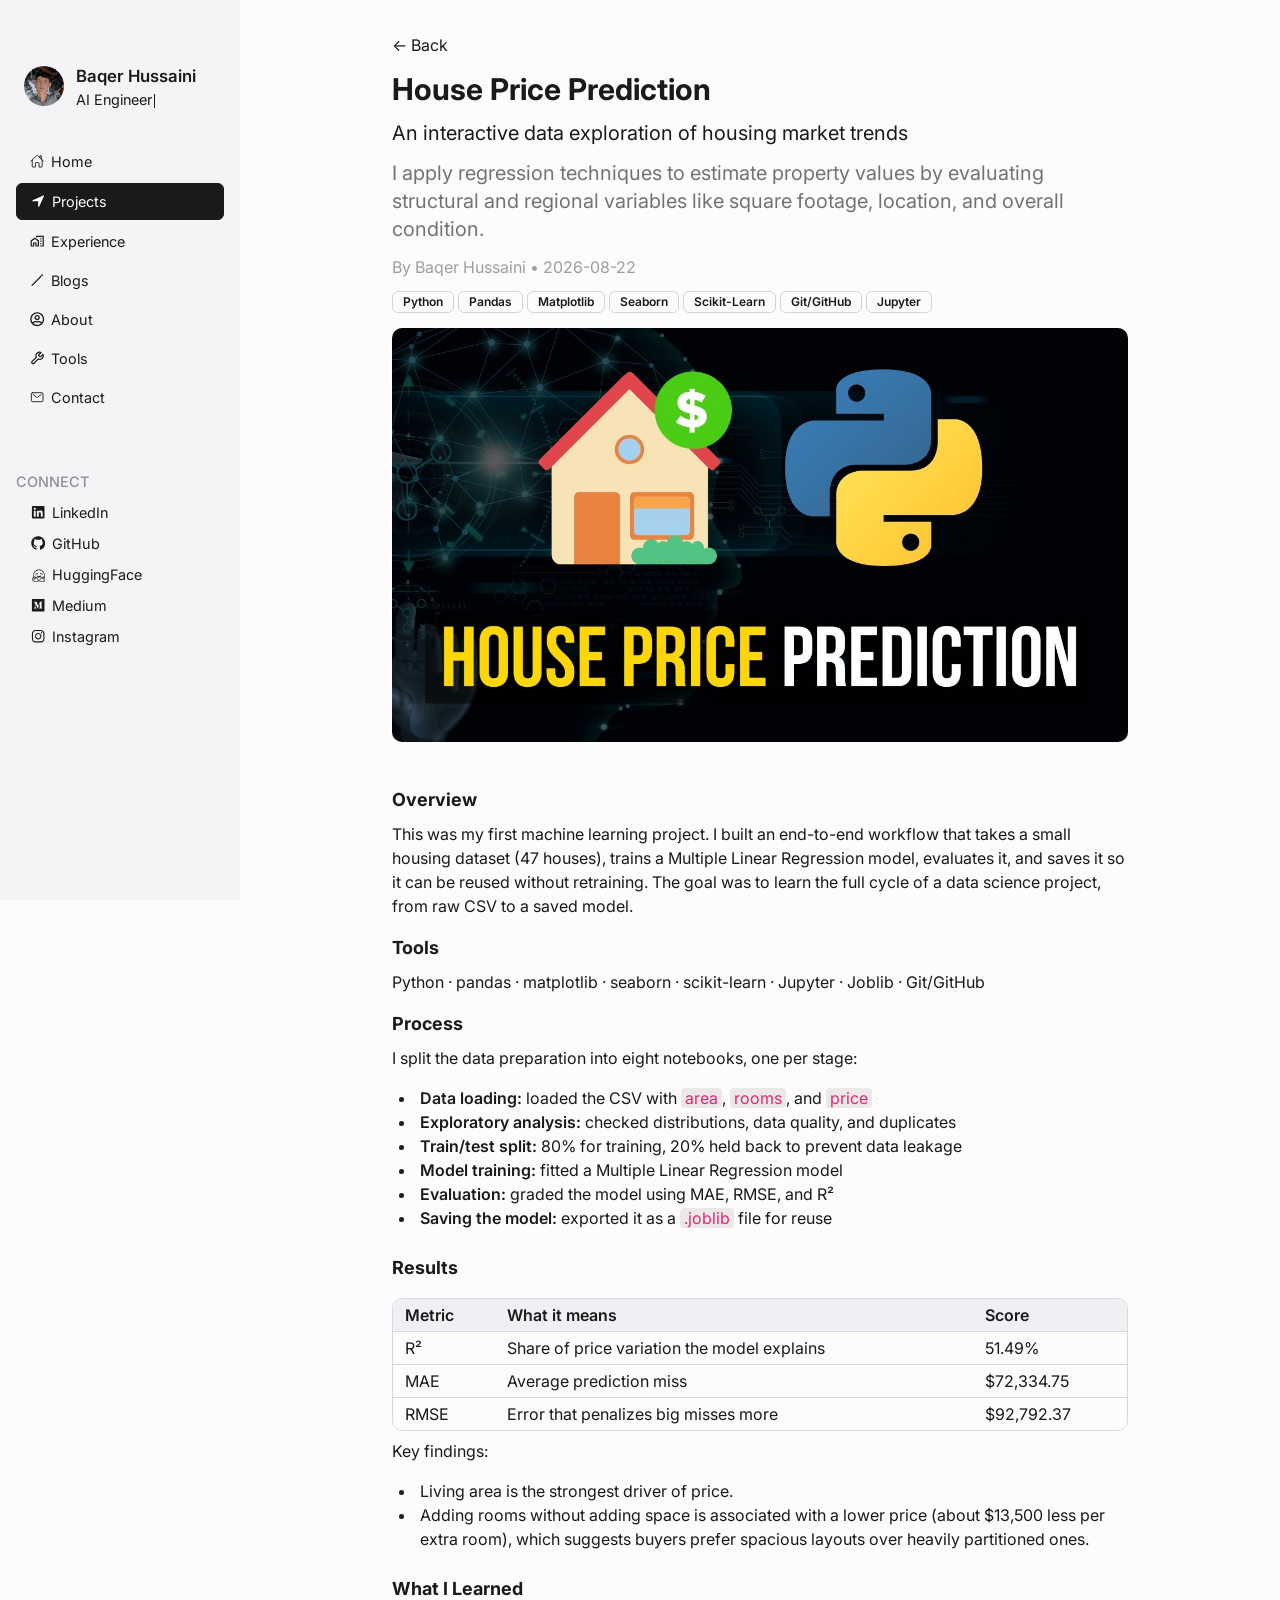
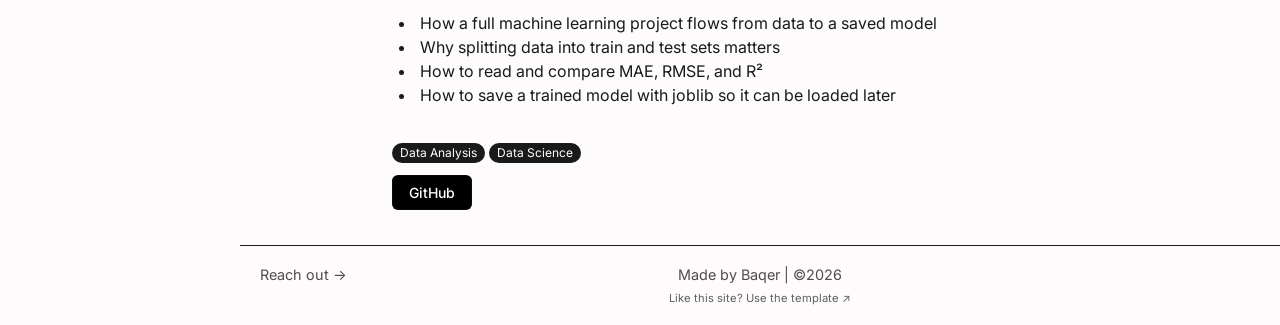
<file: projects/house-price.html>
<!DOCTYPE html>
<html lang="en">
<head>
    <meta charset="UTF-8">
    <meta name="viewport" content="width=device-width, initial-scale=1.0">
    <meta name="description" content="Baqer Hussaini — AI Engineer building agent tooling and production AI products.">
    <title>Baqer Hussaini</title>
    <link rel="preconnect" href="https://fonts.googleapis.com">
    <link rel="preconnect" href="https://fonts.gstatic.com" crossorigin>
    <link href="https://fonts.googleapis.com/css2?family=Inter:wght@400;500;600;700&display=swap" rel="stylesheet">
    <link rel="stylesheet" href="../styles/style.css">
    <link rel="stylesheet" href="../styles/mobile-menu.css">
    <link rel="stylesheet" href="styles/projects-style.css">
    <link rel="stylesheet" href="../styles/typewriter.css">
    <link rel="icon" type="image/png" href="../assets/images/favicon.png">
</head>
<body>
    <div class="container">
        <!-- MOBILE TOP BAR (visible only on small screens) -->
        <header class="mobile-topbar">
            <!-- Profile Name and Picture -->
            <div class="mobile-topbar-profile">
                <img src="../assets/images/profile.jpg" alt="Profile Picture" class="avatar avatar-sm">
                <div class="profile-text">
                    <h2>Baqer Hussaini</h2>
                    <p class="role-typewriter">
                        <span class="sr-only">AI Engineer</span>
                        <span class="role-typewriter-text" aria-hidden="true"></span><span class="role-typewriter-cursor" aria-hidden="true"></span>
                    </p>
                </div>
            </div>

            <!-- Sidebar Opening Button -->
            <button type="button" class="menu-toggle" id="menuToggle" aria-label="Open menu" aria-expanded="false" aria-controls="sidebar">
                <svg width="24" height="24" viewBox="0 0 24 24" fill="none" stroke="currentColor" stroke-width="2" stroke-linecap="round">
                    <line x1="3" y1="6" x2="21" y2="6"></line>
                    <line x1="3" y1="12" x2="21" y2="12"></line>
                    <line x1="3" y1="18" x2="21" y2="18"></line>
                </svg>
            </button>
        </header>

        <!-- OVERLAY BACKDROP FOR MOBILE MENU -->
        <div class="sidebar-overlay" id="sidebarOverlay"></div>
        <!-- GLOBAL SIDEBAR -->
        <aside class="sidebar" id="sidebar">
            <!-- Sidebar Closing Button -->
            <button type="button" class="sidebar-close" id="sidebarClose" aria-label="Close menu">
                <svg width="18" height="18" viewBox="0 0 24 24" fill="none" stroke="currentColor" stroke-width="2" stroke-linecap="round">
                    <line x1="5" y1="5" x2="19" y2="19"></line>
                    <line x1="19" y1="5" x2="5" y2="19"></line>
                </svg>
            </button>
            
            <!-- Profile Name and Picture -->
            <div class="profile">
                <img src="../assets/images/profile.jpg" alt="Profile Picture" class="avatar">
                <div class="profile-text">
                    <h2>Baqer Hussaini</h2>
                    <p class="role-typewriter">
                        <span class="sr-only">AI Engineer</span>
                        <span class="role-typewriter-text" aria-hidden="true"></span><span class="role-typewriter-cursor" aria-hidden="true"></span>
                    </p>
                </div>
            </div>

            <!-- Navigation Bar -->
            <nav class="nav-menu">
                <a href="../index.html" class="nav-item" aria-current="page">
                    <svg stroke="currentColor" fill="currentColor" stroke-width="0" viewBox="0 0 512 512" height="1em" width="1em" xmlns="http://www.w3.org/2000/svg"><path fill="none" stroke-linecap="round" stroke-linejoin="round" stroke-width="32" d="M80 212v236a16 16 0 0 0 16 16h96V328a24 24 0 0 1 24-24h80a24 24 0 0 1 24 24v136h96a16 16 0 0 0 16-16V212"></path><path fill="none" stroke-linecap="round" stroke-linejoin="round" stroke-width="32" d="M480 256 266.89 52c-5-5.28-16.69-5.34-21.78 0L32 256m368-77V64h-48v69"></path></svg>
                    Home
                </a>
                <a href="../projects.html" class="nav-item active">
                    <svg stroke="currentColor" fill="currentColor" stroke-width="0" viewBox="0 0 512 512" height="1em" width="1em" xmlns="http://www.w3.org/2000/svg"><path d="M272 464a16 16 0 0 1-16-16.42V264.13a8 8 0 0 0-8-8H64.41a16.31 16.31 0 0 1-15.49-10.65 16 16 0 0 1 8.41-19.87l384-176.15a16 16 0 0 1 21.22 21.19l-176 384A16 16 0 0 1 272 464z"></path></svg>
                    Projects
                </a>
                <a href="../experience.html" class="nav-item">
                    <svg stroke="currentColor" fill="currentColor" stroke-width="0" viewBox="0 0 24 24" height="1em" width="1em" xmlns="http://www.w3.org/2000/svg"><path fill="none" d="M0 0h24v24H0V0z"></path><path d="M17 7h2v2h-2zM17 11h2v2h-2zM17 15h2v2h-2zM1 11v10h6v-5h2v5h6V11L8 6l-7 5zm12 8h-2v-5H5v5H3v-7l5-3.5 5 3.5v7z"></path><path d="M10 3v1.97l2 1.43V5h9v14h-4v2h6V3z"></path></svg>
                    Experience
                </a>
                <a href="../blogs.html" class="nav-item">
                    <svg stroke="currentColor" fill="currentColor" stroke-width="0" viewBox="0 0 512 512" height="1em" width="1em" xmlns="http://www.w3.org/2000/svg"><path fill="none" stroke-linecap="round" stroke-linejoin="round" stroke-width="32" d="M364.13 125.25 87 403l-23 45 44.99-23 277.76-277.13-22.62-22.62zm56.56-56.56-22.62 22.62 22.62 22.63 22.62-22.63a16 16 0 0 0 0-22.62h0a16 16 0 0 0-22.62 0z"></path></svg>
                    Blogs
                </a>
                <a href="../about.html" class="nav-item">
                    <svg stroke="currentColor" fill="currentColor" stroke-width="0" viewBox="0 0 496 512" height="1em" width="1em" xmlns="http://www.w3.org/2000/svg"><path d="M248 104c-53 0-96 43-96 96s43 96 96 96 96-43 96-96-43-96-96-96zm0 144c-26.5 0-48-21.5-48-48s21.5-48 48-48 48 21.5 48 48-21.5 48-48 48zm0-240C111 8 0 119 0 256s111 248 248 248 248-111 248-248S385 8 248 8zm0 448c-49.7 0-95.1-18.3-130.1-48.4 14.9-23 40.4-38.6 69.6-39.5 20.8 6.4 40.6 9.6 60.5 9.6s39.7-3.1 60.5-9.6c29.2 1 54.7 16.5 69.6 39.5-35 30.1-80.4 48.4-130.1 48.4zm162.7-84.1c-24.4-31.4-62.1-51.9-105.1-51.9-10.2 0-26 9.6-57.6 9.6-31.5 0-47.4-9.6-57.6-9.6-42.9 0-80.6 20.5-105.1 51.9C61.9 339.2 48 299.2 48 256c0-110.3 89.7-200 200-200s200 89.7 200 200c0 43.2-13.9 83.2-37.3 115.9z"></path></svg>
                    About
                </a>
                <a href="../tools.html" class="nav-item">
                    <svg stroke="currentColor" fill="none" stroke-width="2" viewBox="0 0 24 24" stroke-linecap="round" stroke-linejoin="round" height="1em" width="1em" xmlns="http://www.w3.org/2000/svg"><path d="M14.7 6.3a1 1 0 0 0 0 1.4l1.6 1.6a1 1 0 0 0 1.4 0l3.77-3.77a6 6 0 0 1-7.94 7.94l-6.91 6.91a2.12 2.12 0 0 1-3-3l6.91-6.91a6 6 0 0 1 7.94-7.94l-3.76 3.76z"></path></svg>
                    Tools
                </a>
                <a href="../contact.html" class="nav-item">
                    <svg stroke="currentColor" fill="currentColor" stroke-width="0" viewBox="0 0 512 512" height="1em" width="1em" xmlns="http://www.w3.org/2000/svg"><rect width="416" height="320" x="48" y="96" fill="none" stroke-linecap="round" stroke-linejoin="round" stroke-width="32" rx="40" ry="40"></rect><path fill="none" stroke-linecap="round" stroke-linejoin="round" stroke-width="32" d="m112 160 144 112 144-112"></path></svg>
                    Contact
                </a>
            </nav>

            <!-- Social Navigation -->
            <div class="connect-section">
                <p>Connect</p>
                <a href="https://linkedin.com/in/baqerhussaini" target="_blank" rel="noopener noreferrer" class="social-link">
                    <svg stroke="currentColor" fill="currentColor" stroke-width="0" viewBox="0 0 448 512" height="1em" width="1em" xmlns="http://www.w3.org/2000/svg"><path d="M416 32H31.9C14.3 32 0 46.5 0 64.3v383.4C0 465.5 14.3 480 31.9 480H416c17.6 0 32-14.5 32-32.3V64.3c0-17.8-14.4-32.3-32-32.3zM135.4 416H69V202.2h66.5V416zm-33.2-243c-21.3 0-38.5-17.3-38.5-38.5S80.9 96 102.2 96c21.2 0 38.5 17.3 38.5 38.5 0 21.3-17.2 38.5-38.5 38.5zm282.1 243h-66.4V312c0-24.8-.5-56.7-34.5-56.7-34.6 0-39.9 27-39.9 54.9V416h-66.4V202.2h63.7v29.2h.9c8.9-16.8 30.6-34.5 62.9-34.5 67.2 0 79.7 44.3 79.7 101.9V416z"></path></svg>
                    LinkedIn
                </a>
                <a href="https://github.com/BaqerHussaini" target="_blank" rel="noopener noreferrer" class="social-link">
                    <svg stroke="currentColor" fill="currentColor" stroke-width="0" viewBox="0 0 496 512" height="1em" width="1em" xmlns="http://www.w3.org/2000/svg"><path d="M165.9 397.4c0 2-2.3 3.6-5.2 3.6-3.3.3-5.6-1.3-5.6-3.6 0-2 2.3-3.6 5.2-3.6 3-.3 5.6 1.3 5.6 3.6zm-31.1-4.5c-.7 2 1.3 4.3 4.3 4.9 2.6 1 5.6 0 6.2-2s-1.3-4.3-4.3-5.2c-2.6-.7-5.5.3-6.2 2.3zm44.2-1.7c-2.9.7-4.9 2.6-4.6 4.9.3 2 2.9 3.3 5.9 2.6 2.9-.7 4.9-2.6 4.6-4.6-.3-1.9-3-3.2-5.9-2.9zM244.8 8C106.1 8 0 113.3 0 252c0 110.9 69.8 205.8 169.5 239.2 12.8 2.3 17.3-5.6 17.3-12.1 0-6.2-.3-40.4-.3-61.4 0 0-70 15-84.7-29.8 0 0-11.4-29.1-27.8-36.6 0 0-22.9-15.7 1.6-15.4 0 0 24.9 2 38.6 25.8 21.9 38.6 58.6 27.5 72.9 20.9 2.3-16 8.8-27.1 16-33.7-55.9-6.2-112.3-14.3-112.3-110.5 0-27.5 7.6-41.3 23.6-58.9-2.6-6.5-11.1-33.3 2.6-67.9 20.9-6.5 69 27 69 27 20-5.6 41.5-8.5 62.8-8.5s42.8 2.9 62.8 8.5c0 0 48.1-33.6 69-27 13.7 34.7 5.2 61.4 2.6 67.9 16 17.7 25.8 31.5 25.8 58.9 0 96.5-58.9 104.2-114.8 110.5 9.2 7.9 17 22.9 17 46.4 0 33.7-.3 75.4-.3 83.6 0 6.5 4.6 14.4 17.3 12.1C428.2 457.8 496 362.9 496 252 496 113.3 383.5 8 244.8 8zM97.2 352.9c-1.3 1-1 3.3.7 5.2 1.6 1.6 3.9 2.3 5.2 1 1.3-1 1-3.3-.7-5.2-1.6-1.6-3.9-2.3-5.2-1zm-10.8-8.1c-.7 1.3.3 2.9 2.3 3.9 1.6 1 3.6.7 4.3-.7.7-1.3-.3-2.9-2.3-3.9-2-.6-3.6-.3-4.3.7zm32.4 35.6c-1.6 1.3-1 4.3 1.3 6.2 2.3 2.3 5.2 2.6 6.5 1 1.3-1.3.7-4.3-1.3-6.2-2.2-2.3-5.2-2.6-6.5-1zm-11.4-14.7c-1.6 1-1.6 3.6 0 5.9 1.6 2.3 4.3 3.3 5.6 2.3 1.6-1.3 1.6-3.9 0-6.2-1.4-2.3-4-3.3-5.6-2z"></path></svg>
                    GitHub
                </a>
                <a href="https://huggingface.co/BaqerHussaini" target="_blank" rel="noopener noreferrer" class="social-link">
                    <svg stroke="currentColor" fill="currentColor" stroke-width="0" viewBox="0 0 576 512" height="1em" width="1em" xmlns="http://www.w3.org/2000/svg"><path d="M318.8 72.2C448.8 72.2 554.2 178 554.2 308.5C554.2 326.2 552.3 343.5 548.6 360.2C547.2 366.7 545.5 373 543.5 379.3C550 378.7 556.5 379.9 562.2 382.8C574.8 389.3 582.4 404.5 580.4 418.5C579.7 423.4 578 427.9 575.6 432C580.8 436.2 584.6 442.1 586.4 449.1C587.8 454.6 589.3 466.2 581.6 478C587.4 487.2 588.2 498.6 583.8 508.6C577.6 522.7 562.1 533.9 532.1 545.9C499.6 558.9 465 567.8 429.8 567.8C397.8 567.8 373.9 558.9 358.8 541.4C345.8 543.6 332.5 544.8 318.8 544.8C306.1 544.8 293.6 543.8 281.5 541.9C266.4 559.1 242.7 567.8 210.9 567.8C175.8 567.8 140.9 558.8 108.5 545.9C78.5 533.9 63 522.8 56.8 508.6C52.4 498.7 53.2 487.2 59 478C51.3 466.1 52.7 454.6 54.2 449.1C56 442.1 59.9 436.2 65 432C62.5 427.9 60.9 423.4 60.2 418.5C58.7 408.1 62.2 397.8 69.9 389.3C76 382.6 85 379 94.1 379.1C92.2 373 90.5 366.7 89.1 360.4C85.4 343.7 83.4 326.4 83.4 308.6C83.4 178.1 188.8 72.3 318.8 72.3zM149.5 375C136.5 366.8 127.4 371.4 130.5 388.4C133.6 405.4 187.7 446.6 182.5 455.6C177.3 464.4 159 445.5 158.7 445.1C158.7 445.1 100.5 392 87.9 405.8C75.3 419.6 97.5 431.2 129.2 450.5C160.9 469.8 163.4 474.9 158.9 482.2C154.4 489.5 84.4 430.2 77.8 455.4C71.3 480.5 149.2 487.8 144.5 505.2C139.7 522.6 89.6 472.4 79.3 491.9C69 511.5 150.1 534.5 150.7 534.6C176.9 541.4 243.3 555.9 266.6 521.7C283.3 497.1 282.2 478.6 259.2 455.6C236.2 432.6 222.9 398.9 222.9 398.9C222.9 398.7 217.9 379.4 206.6 381.1C195.2 382.9 186.9 412.1 210.7 430C234.5 447.9 206 460 196.8 443.3C187.6 426.5 162.6 383.4 149.7 375.1zM510.1 388.4C513.2 371.4 504 366.8 491.1 375C478.1 383.3 453.2 426.4 444 443.2C434.8 460 406.3 447.8 430.1 429.9C453.9 412 445.5 382.8 434.2 381C422.9 379.2 417.9 398.8 417.9 398.8C417.8 399 404.5 432.5 381.6 455.5C358.7 478.5 357.5 497 374.2 521.6C397.4 555.8 463.9 541.3 490.1 534.5C491.6 534.1 571.7 511.2 561.5 491.8C551.2 472.3 501.1 522.4 496.2 505.1C491.4 487.8 569.4 480.5 562.9 455.3C556.3 430.2 486.3 489.4 481.8 482.1C477.3 474.8 479.8 469.7 511.5 450.4C543.2 431.1 565.5 419.5 552.8 405.7C540.1 391.9 482 445 482 445C481.6 445.4 463.4 464.3 458.2 455.5C452.9 446.6 507.1 405.4 510.2 388.3zM318.8 96.6C202.2 96.6 107.7 191.5 107.7 308.5C107.7 325.6 109.7 342.3 113.5 358.2C113.5 358.1 113.6 358.1 113.7 358C119.8 350.6 128.6 346.6 138.4 346.6C156.1 346.6 169.5 358.5 179.9 371.5C186.7 362.1 197 356.5 207.8 356.5C228.5 356.5 241 374.6 245.7 390.8C248 396.3 259.3 421.3 276.1 438.2C301.8 464 308.3 490.6 295.5 519.1C311.5 520.9 328.3 520.8 344.7 518.8C332.2 490.4 338.7 463.9 364.3 438.2C381.2 421.3 392.4 396.3 394.8 390.8C399.5 374.6 412 356.5 432.7 356.5C443.6 356.5 453.9 362.1 460.6 371.5C471 358.5 484.4 346.6 502.1 346.6C510.8 346.6 518.7 349.7 524.6 355.5C529.6 333.5 531 309.7 528.7 286.8C517.9 179.9 428 96.5 318.7 96.5zM320.3 330.8C363.9 330.8 399.3 288.8 399.3 316.3C399.3 343.7 380.1 397.2 320.5 397.2C301.3 397.2 286.3 391.7 274.7 383.3C251.5 363.9 241.3 335.1 241.3 316.4C241.3 289 276.7 330.9 320.3 330.9zM307 355.8C298.8 358.2 291.5 362.6 285.5 368.4C307.5 381.2 335.9 381.3 357.2 367.1C351.7 362.2 345.2 358.4 338.1 356.1C333 354.5 327.7 371.9 322.1 371.9C316.9 371.9 311.8 354.3 307 355.7zM179.1 279.5C168.2 279.5 159.3 270.6 159.3 259.7C159.3 248.8 168.2 239.9 179.1 239.9C190 239.9 198.9 248.8 198.9 259.7C198.9 270.6 190 279.5 179.1 279.5zM461.5 279.5C450.6 279.5 441.7 270.6 441.7 259.7C441.7 248.8 450.6 239.9 461.5 239.9C472.4 239.9 481.3 248.8 481.3 259.7C481.3 270.6 472.4 279.5 461.5 279.5zM217.5 224.1C225.4 209.2 243.8 203.6 258.6 211.5C273.4 219.4 279 237.9 271.2 252.7C267.5 259.7 255.7 248.3 248.8 250.8C241.1 253.5 238 269.5 230.2 265.4C215.4 257.5 209.8 239 217.6 224.2zM381.9 211.5C396.7 203.6 415.1 209.2 423 224.1C430.9 239 425.2 257.4 410.4 265.3C402.6 269.5 399.5 253.5 391.7 250.7C384.8 248.3 373 259.7 369.3 252.6C361.4 237.7 367.1 219.3 381.9 211.4z"/></svg>
                    HuggingFace
                </a>
                <a href="https://medium.com/@baqer.hussaini" target="_blank" rel="noopener noreferrer" class="social-link">
                    <svg stroke="currentColor" fill="currentColor" stroke-width="0" viewBox="0 0 448 512" height="1em" width="1em" xmlns="http://www.w3.org/2000/svg"><path d="M0 32v448h448V32H0zm372.2 106.1l-24 23c-2.1 1.6-3.1 4.2-2.7 6.7v169.3c-.4 2.6.6 5.2 2.7 6.7l23.5 23v5.1h-118V367l24.3-23.6c2.4-2.4 2.4-3.1 2.4-6.7V199.8l-67.6 171.6h-9.1L125 199.8v115c-.7 4.8 1 9.7 4.4 13.2l31.6 38.3v5.1H71.2v-5.1l31.6-38.3c3.4-3.5 4.9-8.4 4.1-13.2v-133c.4-3.7-1-7.3-3.8-9.8L75 138.1V133h87.3l67.4 148L289 133.1h83.2v5z"></path></svg>
                    Medium
                </a>
                <a href="https://instagram.com/baqer.dev" target="_blank" rel="noopener noreferrer" class="social-link">
                    <svg stroke="currentColor" fill="currentColor" stroke-width="0" viewBox="0 0 448 512" height="1em" width="1em" xmlns="http://www.w3.org/2000/svg"><path d="M224.1 141c-63.6 0-114.9 51.3-114.9 114.9s51.3 114.9 114.9 114.9S339 319.5 339 255.9 287.7 141 224.1 141zm0 189.6c-41.1 0-74.7-33.5-74.7-74.7s33.5-74.7 74.7-74.7 74.7 33.5 74.7 74.7-33.6 74.7-74.7 74.7zm146.4-194.3c0 14.9-12 26.8-26.8 26.8-14.9 0-26.8-12-26.8-26.8s12-26.8 26.8-26.8 26.8 12 26.8 26.8zm76.1 27.2c-1.7-35.9-9.9-67.7-36.2-93.9-26.2-26.2-58-34.4-93.9-36.2-37-2.1-147.9-2.1-184.9 0-35.8 1.7-67.6 9.9-93.9 36.1s-34.4 58-36.2 93.9c-2.1 37-2.1 147.9 0 184.9 1.7 35.9 9.9 67.7 36.2 93.9s58 34.4 93.9 36.2c37 2.1 147.9 2.1 184.9 0 35.9-1.7 67.7-9.9 93.9-36.2 26.2-26.2 34.4-58 36.2-93.9 2.1-37 2.1-147.8 0-184.8zM398.8 388c-7.8 19.6-22.9 34.7-42.6 42.6-29.5 11.7-99.5 9-132.1 9s-102.7 2.6-132.1-9c-19.6-7.8-34.7-22.9-42.6-42.6-11.7-29.5-9-99.5-9-132.1s-2.6-102.7 9-132.1c7.8-19.6 22.9-34.7 42.6-42.6 29.5-11.7 99.5-9 132.1-9s102.7-2.6 132.1 9c19.6 7.8 34.7 22.9 42.6 42.6 11.7 29.5 9 99.5 9 132.1s2.7 102.7-9 132.1z"></path></svg>
                    Instagram
                </a>
            </div>
        </aside>

        <!-- MAIN CONTENT AREA -->
        <main class="main-menu">
            <!-- Content-->
            <div class="main-content">
                <a href="../projects.html" class="back">← Back</a>

                <div class="content">
                    <h1>House Price Prediction</h1>
                    <h2>An interactive data exploration of housing market trends</h2>
                    <h3>I apply regression techniques to estimate property values by evaluating structural and regional variables like square footage, location, and overall condition.</h3>
                    <p>By Baqer Hussaini • 2026-08-22</p>
                    <div class="tools">
                        <p>Python</p>
                        <p>Pandas</p>
                        <p>Matplotlib</p>
                        <p>Seaborn</p>
                        <p>Scikit-Learn</p>
                        <p>Git/GitHub</p>
                        <p>Jupyter</p>
                    </div>
                    <img src="../assets/images/house-price.jpg" alt="Titanic">

                    <div class="description">
                        <h2>Overview</h2>
                        <p>This was my first machine learning project. I built an end-to-end workflow that takes a small housing dataset (47 houses), trains a Multiple Linear Regression model, evaluates it, and saves it so it can be reused without retraining. The goal was to learn the full cycle of a data science project, from raw CSV to a saved model.</p>
                        
                        <h2>Tools</h2>
                        <p>Python · pandas · matplotlib · seaborn · scikit-learn · Jupyter · Joblib · Git/GitHub</p>

                        <h2>Process</h2>
                        <p>I split the data preparation into eight notebooks, one per stage:</p>
                        <ul>
                            <li><strong>Data loading:</strong> loaded the CSV with <code>area</code>, <code>rooms</code>, and <code>price</code></li>
                            <li><strong>Exploratory analysis:</strong> checked distributions, data quality, and duplicates</li>
                            <li><strong>Train/test split:</strong> 80% for training, 20% held back to prevent data leakage</li>
                            <li><strong>Model training:</strong> fitted a Multiple Linear Regression model</li>
                            <li><strong>Evaluation:</strong> graded the model using MAE, RMSE, and R²</li>
                            <li><strong>Saving the model:</strong> exported it as a <code>.joblib</code> file for reuse</li>
                        </ul>

                        <h2>Results</h2>
                        <table>
                            <thead>
                                <tr>
                                    <th>Metric</th>
                                    <th>What it means</th>
                                    <th>Score</th>
                                </tr>
                            </thead>
                            <tbody>
                                <tr>
                                    <td>R²</td>
                                    <td>Share of price variation the model explains</td>
                                    <td>51.49%</th>
                                </tr>
                                <tr>
                                    <td>MAE</td>
                                    <td>Average prediction miss</td>
                                    <td>$72,334.75</td>
                                </tr>
                                <tr>
                                    <td>RMSE</td>
                                    <td>Error that penalizes big misses more</td>
                                    <td>$92,792.37</td>
                                </tr>
                            </tbody>
                        </table>
                        <p>Key findings:</p>
                        <ul>
                            <li>Living area is the strongest driver of price.</li>
                            <li>Adding rooms without adding space is associated with a lower price (about $13,500 less per extra room), which suggests buyers prefer spacious layouts over heavily partitioned ones.</li>
                        </ul>

                        <h2>What I Learned</h2>
                        <ul>
                            <li>How a full machine learning project flows from data to a saved model</li>
                            <li>Why splitting data into train and test sets matters</li>
                            <li>How to read and compare MAE, RMSE, and R²</li>
                            <li>How to save a trained model with joblib so it can be loaded later</li>
                        </ul>
                    </div>

                    <div class="skills">
                        <p>Data Analysis</p>
                        <p>Data Science</p>
                    </div>

                    <div class="links">
                        <a href="https://github.com/BaqerHussaini/simple-house-price-prediction" target="_blank" rel="noopener noreferrer" class="active">GitHub</a>
                    </div>
                </div>
            </div>

            <!-- Footer-->
            <footer class="main-footer">
                <div class="main-footer-info">
                    <a href="../contact.html" class="reach-out">Reach out →</a>
                    <p class="made-by">Made by Baqer | ©2026</p>
                    <span class="foright-spacer"></span>
                </div>
                <a href="https://github.com/BaqerHussaini/personal-portfolio" target="_blank" rel="noopener noreferrer" class="template">Like this site? Use the template ↗</a>
            </footer>
        </main>
    </div>

    <script src="../scripts/mobile-menu.js" defer></script>
    <script src="../scripts/typewriter.js" defer></script>
</body>
</html>
</file>
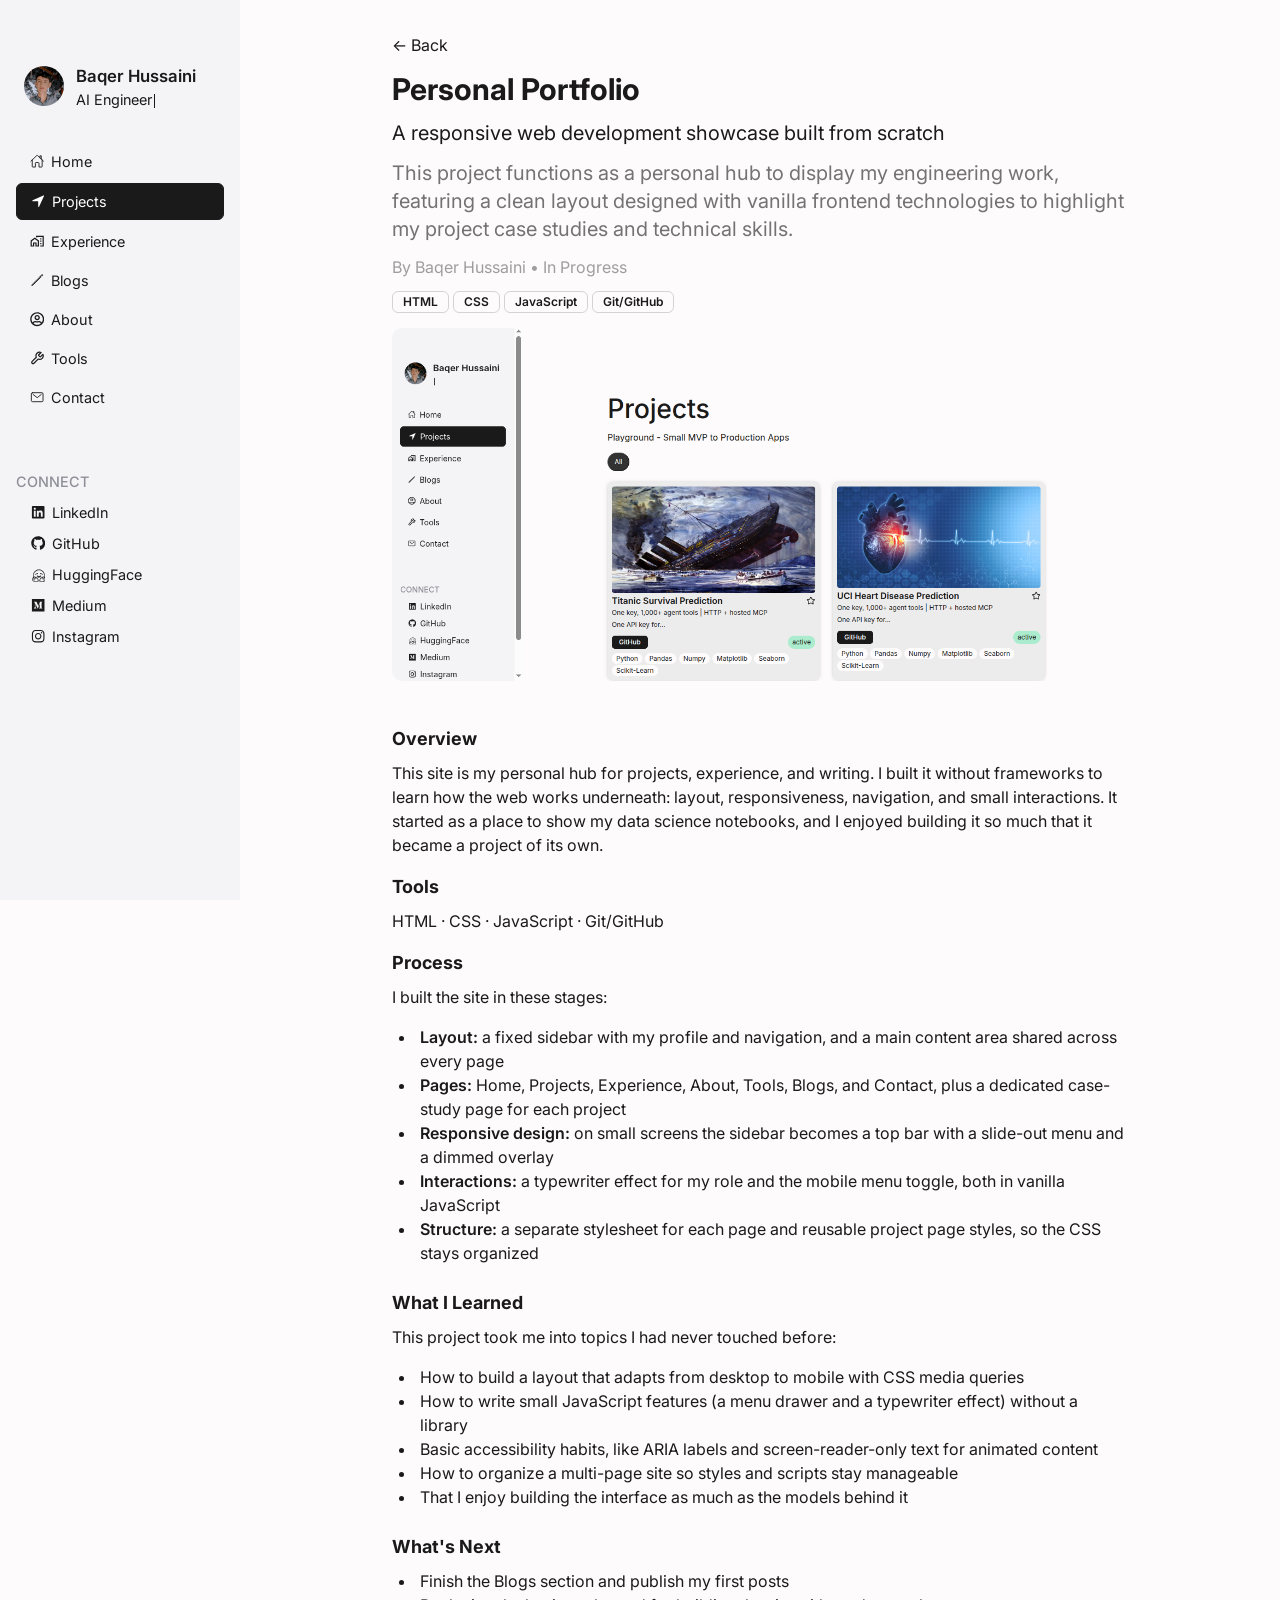
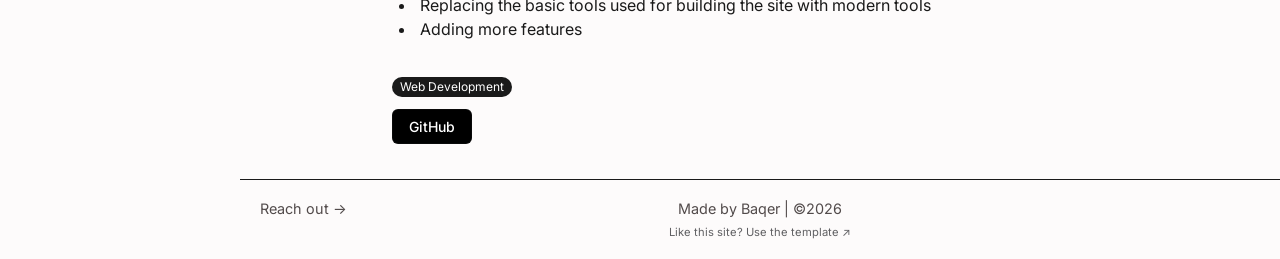
<file: projects/personal-portfolio.html>
<!DOCTYPE html>
<html lang="en">
<head>
    <meta charset="UTF-8">
    <meta name="viewport" content="width=device-width, initial-scale=1.0">
    <meta name="description" content="Baqer Hussaini — AI Engineer building agent tooling and production AI products.">
    <title>Baqer Hussaini</title>
    <link rel="preconnect" href="https://fonts.googleapis.com">
    <link rel="preconnect" href="https://fonts.gstatic.com" crossorigin>
    <link href="https://fonts.googleapis.com/css2?family=Inter:wght@400;500;600;700&display=swap" rel="stylesheet">
    <link rel="stylesheet" href="../styles/style.css">
    <link rel="stylesheet" href="../styles/mobile-menu.css">
    <link rel="stylesheet" href="styles/projects-style.css">
    <link rel="stylesheet" href="../styles/typewriter.css">
    <link rel="icon" type="image/png" href="../assets/images/favicon.png">
</head>
<body>
    <div class="container">
        <!-- MOBILE TOP BAR (visible only on small screens) -->
        <header class="mobile-topbar">
            <!-- Profile Name and Picture -->
            <div class="mobile-topbar-profile">
                <img src="../assets/images/profile.jpg" alt="Profile Picture" class="avatar avatar-sm">
                <div class="profile-text">
                    <h2>Baqer Hussaini</h2>
                    <p class="role-typewriter">
                        <span class="sr-only">AI Engineer</span>
                        <span class="role-typewriter-text" aria-hidden="true"></span><span class="role-typewriter-cursor" aria-hidden="true"></span>
                    </p>
                </div>
            </div>

            <!-- Sidebar Opening Button -->
            <button type="button" class="menu-toggle" id="menuToggle" aria-label="Open menu" aria-expanded="false" aria-controls="sidebar">
                <svg width="24" height="24" viewBox="0 0 24 24" fill="none" stroke="currentColor" stroke-width="2" stroke-linecap="round">
                    <line x1="3" y1="6" x2="21" y2="6"></line>
                    <line x1="3" y1="12" x2="21" y2="12"></line>
                    <line x1="3" y1="18" x2="21" y2="18"></line>
                </svg>
            </button>
        </header>

        <!-- OVERLAY BACKDROP FOR MOBILE MENU -->
        <div class="sidebar-overlay" id="sidebarOverlay"></div>
        <!-- GLOBAL SIDEBAR -->
        <aside class="sidebar" id="sidebar">
            <!-- Sidebar Closing Button -->
            <button type="button" class="sidebar-close" id="sidebarClose" aria-label="Close menu">
                <svg width="18" height="18" viewBox="0 0 24 24" fill="none" stroke="currentColor" stroke-width="2" stroke-linecap="round">
                    <line x1="5" y1="5" x2="19" y2="19"></line>
                    <line x1="19" y1="5" x2="5" y2="19"></line>
                </svg>
            </button>
            
            <!-- Profile Name and Picture -->
            <div class="profile">
                <img src="../assets/images/profile.jpg" alt="Profile Picture" class="avatar">
                <div class="profile-text">
                    <h2>Baqer Hussaini</h2>
                    <p class="role-typewriter">
                        <span class="sr-only">AI Engineer</span>
                        <span class="role-typewriter-text" aria-hidden="true"></span><span class="role-typewriter-cursor" aria-hidden="true"></span>
                    </p>
                </div>
            </div>

            <!-- Navigation Bar -->
            <nav class="nav-menu">
                <a href="../index.html" class="nav-item" aria-current="page">
                    <svg stroke="currentColor" fill="currentColor" stroke-width="0" viewBox="0 0 512 512" height="1em" width="1em" xmlns="http://www.w3.org/2000/svg"><path fill="none" stroke-linecap="round" stroke-linejoin="round" stroke-width="32" d="M80 212v236a16 16 0 0 0 16 16h96V328a24 24 0 0 1 24-24h80a24 24 0 0 1 24 24v136h96a16 16 0 0 0 16-16V212"></path><path fill="none" stroke-linecap="round" stroke-linejoin="round" stroke-width="32" d="M480 256 266.89 52c-5-5.28-16.69-5.34-21.78 0L32 256m368-77V64h-48v69"></path></svg>
                    Home
                </a>
                <a href="../projects.html" class="nav-item active">
                    <svg stroke="currentColor" fill="currentColor" stroke-width="0" viewBox="0 0 512 512" height="1em" width="1em" xmlns="http://www.w3.org/2000/svg"><path d="M272 464a16 16 0 0 1-16-16.42V264.13a8 8 0 0 0-8-8H64.41a16.31 16.31 0 0 1-15.49-10.65 16 16 0 0 1 8.41-19.87l384-176.15a16 16 0 0 1 21.22 21.19l-176 384A16 16 0 0 1 272 464z"></path></svg>
                    Projects
                </a>
                <a href="../experience.html" class="nav-item">
                    <svg stroke="currentColor" fill="currentColor" stroke-width="0" viewBox="0 0 24 24" height="1em" width="1em" xmlns="http://www.w3.org/2000/svg"><path fill="none" d="M0 0h24v24H0V0z"></path><path d="M17 7h2v2h-2zM17 11h2v2h-2zM17 15h2v2h-2zM1 11v10h6v-5h2v5h6V11L8 6l-7 5zm12 8h-2v-5H5v5H3v-7l5-3.5 5 3.5v7z"></path><path d="M10 3v1.97l2 1.43V5h9v14h-4v2h6V3z"></path></svg>
                    Experience
                </a>
                <a href="../blogs.html" class="nav-item">
                    <svg stroke="currentColor" fill="currentColor" stroke-width="0" viewBox="0 0 512 512" height="1em" width="1em" xmlns="http://www.w3.org/2000/svg"><path fill="none" stroke-linecap="round" stroke-linejoin="round" stroke-width="32" d="M364.13 125.25 87 403l-23 45 44.99-23 277.76-277.13-22.62-22.62zm56.56-56.56-22.62 22.62 22.62 22.63 22.62-22.63a16 16 0 0 0 0-22.62h0a16 16 0 0 0-22.62 0z"></path></svg>
                    Blogs
                </a>
                <a href="../about.html" class="nav-item">
                    <svg stroke="currentColor" fill="currentColor" stroke-width="0" viewBox="0 0 496 512" height="1em" width="1em" xmlns="http://www.w3.org/2000/svg"><path d="M248 104c-53 0-96 43-96 96s43 96 96 96 96-43 96-96-43-96-96-96zm0 144c-26.5 0-48-21.5-48-48s21.5-48 48-48 48 21.5 48 48-21.5 48-48 48zm0-240C111 8 0 119 0 256s111 248 248 248 248-111 248-248S385 8 248 8zm0 448c-49.7 0-95.1-18.3-130.1-48.4 14.9-23 40.4-38.6 69.6-39.5 20.8 6.4 40.6 9.6 60.5 9.6s39.7-3.1 60.5-9.6c29.2 1 54.7 16.5 69.6 39.5-35 30.1-80.4 48.4-130.1 48.4zm162.7-84.1c-24.4-31.4-62.1-51.9-105.1-51.9-10.2 0-26 9.6-57.6 9.6-31.5 0-47.4-9.6-57.6-9.6-42.9 0-80.6 20.5-105.1 51.9C61.9 339.2 48 299.2 48 256c0-110.3 89.7-200 200-200s200 89.7 200 200c0 43.2-13.9 83.2-37.3 115.9z"></path></svg>
                    About
                </a>
                <a href="../tools.html" class="nav-item">
                    <svg stroke="currentColor" fill="none" stroke-width="2" viewBox="0 0 24 24" stroke-linecap="round" stroke-linejoin="round" height="1em" width="1em" xmlns="http://www.w3.org/2000/svg"><path d="M14.7 6.3a1 1 0 0 0 0 1.4l1.6 1.6a1 1 0 0 0 1.4 0l3.77-3.77a6 6 0 0 1-7.94 7.94l-6.91 6.91a2.12 2.12 0 0 1-3-3l6.91-6.91a6 6 0 0 1 7.94-7.94l-3.76 3.76z"></path></svg>
                    Tools
                </a>
                <a href="../contact.html" class="nav-item">
                    <svg stroke="currentColor" fill="currentColor" stroke-width="0" viewBox="0 0 512 512" height="1em" width="1em" xmlns="http://www.w3.org/2000/svg"><rect width="416" height="320" x="48" y="96" fill="none" stroke-linecap="round" stroke-linejoin="round" stroke-width="32" rx="40" ry="40"></rect><path fill="none" stroke-linecap="round" stroke-linejoin="round" stroke-width="32" d="m112 160 144 112 144-112"></path></svg>
                    Contact
                </a>
            </nav>

            <!-- Social Navigation -->
            <div class="connect-section">
                <p>Connect</p>
                <a href="https://linkedin.com/in/baqerhussaini" target="_blank" rel="noopener noreferrer" class="social-link">
                    <svg stroke="currentColor" fill="currentColor" stroke-width="0" viewBox="0 0 448 512" height="1em" width="1em" xmlns="http://www.w3.org/2000/svg"><path d="M416 32H31.9C14.3 32 0 46.5 0 64.3v383.4C0 465.5 14.3 480 31.9 480H416c17.6 0 32-14.5 32-32.3V64.3c0-17.8-14.4-32.3-32-32.3zM135.4 416H69V202.2h66.5V416zm-33.2-243c-21.3 0-38.5-17.3-38.5-38.5S80.9 96 102.2 96c21.2 0 38.5 17.3 38.5 38.5 0 21.3-17.2 38.5-38.5 38.5zm282.1 243h-66.4V312c0-24.8-.5-56.7-34.5-56.7-34.6 0-39.9 27-39.9 54.9V416h-66.4V202.2h63.7v29.2h.9c8.9-16.8 30.6-34.5 62.9-34.5 67.2 0 79.7 44.3 79.7 101.9V416z"></path></svg>
                    LinkedIn
                </a>
                <a href="https://github.com/BaqerHussaini" target="_blank" rel="noopener noreferrer" class="social-link">
                    <svg stroke="currentColor" fill="currentColor" stroke-width="0" viewBox="0 0 496 512" height="1em" width="1em" xmlns="http://www.w3.org/2000/svg"><path d="M165.9 397.4c0 2-2.3 3.6-5.2 3.6-3.3.3-5.6-1.3-5.6-3.6 0-2 2.3-3.6 5.2-3.6 3-.3 5.6 1.3 5.6 3.6zm-31.1-4.5c-.7 2 1.3 4.3 4.3 4.9 2.6 1 5.6 0 6.2-2s-1.3-4.3-4.3-5.2c-2.6-.7-5.5.3-6.2 2.3zm44.2-1.7c-2.9.7-4.9 2.6-4.6 4.9.3 2 2.9 3.3 5.9 2.6 2.9-.7 4.9-2.6 4.6-4.6-.3-1.9-3-3.2-5.9-2.9zM244.8 8C106.1 8 0 113.3 0 252c0 110.9 69.8 205.8 169.5 239.2 12.8 2.3 17.3-5.6 17.3-12.1 0-6.2-.3-40.4-.3-61.4 0 0-70 15-84.7-29.8 0 0-11.4-29.1-27.8-36.6 0 0-22.9-15.7 1.6-15.4 0 0 24.9 2 38.6 25.8 21.9 38.6 58.6 27.5 72.9 20.9 2.3-16 8.8-27.1 16-33.7-55.9-6.2-112.3-14.3-112.3-110.5 0-27.5 7.6-41.3 23.6-58.9-2.6-6.5-11.1-33.3 2.6-67.9 20.9-6.5 69 27 69 27 20-5.6 41.5-8.5 62.8-8.5s42.8 2.9 62.8 8.5c0 0 48.1-33.6 69-27 13.7 34.7 5.2 61.4 2.6 67.9 16 17.7 25.8 31.5 25.8 58.9 0 96.5-58.9 104.2-114.8 110.5 9.2 7.9 17 22.9 17 46.4 0 33.7-.3 75.4-.3 83.6 0 6.5 4.6 14.4 17.3 12.1C428.2 457.8 496 362.9 496 252 496 113.3 383.5 8 244.8 8zM97.2 352.9c-1.3 1-1 3.3.7 5.2 1.6 1.6 3.9 2.3 5.2 1 1.3-1 1-3.3-.7-5.2-1.6-1.6-3.9-2.3-5.2-1zm-10.8-8.1c-.7 1.3.3 2.9 2.3 3.9 1.6 1 3.6.7 4.3-.7.7-1.3-.3-2.9-2.3-3.9-2-.6-3.6-.3-4.3.7zm32.4 35.6c-1.6 1.3-1 4.3 1.3 6.2 2.3 2.3 5.2 2.6 6.5 1 1.3-1.3.7-4.3-1.3-6.2-2.2-2.3-5.2-2.6-6.5-1zm-11.4-14.7c-1.6 1-1.6 3.6 0 5.9 1.6 2.3 4.3 3.3 5.6 2.3 1.6-1.3 1.6-3.9 0-6.2-1.4-2.3-4-3.3-5.6-2z"></path></svg>
                    GitHub
                </a>
                <a href="https://huggingface.co/BaqerHussaini" target="_blank" rel="noopener noreferrer" class="social-link">
                    <svg stroke="currentColor" fill="currentColor" stroke-width="0" viewBox="0 0 576 512" height="1em" width="1em" xmlns="http://www.w3.org/2000/svg"><path d="M318.8 72.2C448.8 72.2 554.2 178 554.2 308.5C554.2 326.2 552.3 343.5 548.6 360.2C547.2 366.7 545.5 373 543.5 379.3C550 378.7 556.5 379.9 562.2 382.8C574.8 389.3 582.4 404.5 580.4 418.5C579.7 423.4 578 427.9 575.6 432C580.8 436.2 584.6 442.1 586.4 449.1C587.8 454.6 589.3 466.2 581.6 478C587.4 487.2 588.2 498.6 583.8 508.6C577.6 522.7 562.1 533.9 532.1 545.9C499.6 558.9 465 567.8 429.8 567.8C397.8 567.8 373.9 558.9 358.8 541.4C345.8 543.6 332.5 544.8 318.8 544.8C306.1 544.8 293.6 543.8 281.5 541.9C266.4 559.1 242.7 567.8 210.9 567.8C175.8 567.8 140.9 558.8 108.5 545.9C78.5 533.9 63 522.8 56.8 508.6C52.4 498.7 53.2 487.2 59 478C51.3 466.1 52.7 454.6 54.2 449.1C56 442.1 59.9 436.2 65 432C62.5 427.9 60.9 423.4 60.2 418.5C58.7 408.1 62.2 397.8 69.9 389.3C76 382.6 85 379 94.1 379.1C92.2 373 90.5 366.7 89.1 360.4C85.4 343.7 83.4 326.4 83.4 308.6C83.4 178.1 188.8 72.3 318.8 72.3zM149.5 375C136.5 366.8 127.4 371.4 130.5 388.4C133.6 405.4 187.7 446.6 182.5 455.6C177.3 464.4 159 445.5 158.7 445.1C158.7 445.1 100.5 392 87.9 405.8C75.3 419.6 97.5 431.2 129.2 450.5C160.9 469.8 163.4 474.9 158.9 482.2C154.4 489.5 84.4 430.2 77.8 455.4C71.3 480.5 149.2 487.8 144.5 505.2C139.7 522.6 89.6 472.4 79.3 491.9C69 511.5 150.1 534.5 150.7 534.6C176.9 541.4 243.3 555.9 266.6 521.7C283.3 497.1 282.2 478.6 259.2 455.6C236.2 432.6 222.9 398.9 222.9 398.9C222.9 398.7 217.9 379.4 206.6 381.1C195.2 382.9 186.9 412.1 210.7 430C234.5 447.9 206 460 196.8 443.3C187.6 426.5 162.6 383.4 149.7 375.1zM510.1 388.4C513.2 371.4 504 366.8 491.1 375C478.1 383.3 453.2 426.4 444 443.2C434.8 460 406.3 447.8 430.1 429.9C453.9 412 445.5 382.8 434.2 381C422.9 379.2 417.9 398.8 417.9 398.8C417.8 399 404.5 432.5 381.6 455.5C358.7 478.5 357.5 497 374.2 521.6C397.4 555.8 463.9 541.3 490.1 534.5C491.6 534.1 571.7 511.2 561.5 491.8C551.2 472.3 501.1 522.4 496.2 505.1C491.4 487.8 569.4 480.5 562.9 455.3C556.3 430.2 486.3 489.4 481.8 482.1C477.3 474.8 479.8 469.7 511.5 450.4C543.2 431.1 565.5 419.5 552.8 405.7C540.1 391.9 482 445 482 445C481.6 445.4 463.4 464.3 458.2 455.5C452.9 446.6 507.1 405.4 510.2 388.3zM318.8 96.6C202.2 96.6 107.7 191.5 107.7 308.5C107.7 325.6 109.7 342.3 113.5 358.2C113.5 358.1 113.6 358.1 113.7 358C119.8 350.6 128.6 346.6 138.4 346.6C156.1 346.6 169.5 358.5 179.9 371.5C186.7 362.1 197 356.5 207.8 356.5C228.5 356.5 241 374.6 245.7 390.8C248 396.3 259.3 421.3 276.1 438.2C301.8 464 308.3 490.6 295.5 519.1C311.5 520.9 328.3 520.8 344.7 518.8C332.2 490.4 338.7 463.9 364.3 438.2C381.2 421.3 392.4 396.3 394.8 390.8C399.5 374.6 412 356.5 432.7 356.5C443.6 356.5 453.9 362.1 460.6 371.5C471 358.5 484.4 346.6 502.1 346.6C510.8 346.6 518.7 349.7 524.6 355.5C529.6 333.5 531 309.7 528.7 286.8C517.9 179.9 428 96.5 318.7 96.5zM320.3 330.8C363.9 330.8 399.3 288.8 399.3 316.3C399.3 343.7 380.1 397.2 320.5 397.2C301.3 397.2 286.3 391.7 274.7 383.3C251.5 363.9 241.3 335.1 241.3 316.4C241.3 289 276.7 330.9 320.3 330.9zM307 355.8C298.8 358.2 291.5 362.6 285.5 368.4C307.5 381.2 335.9 381.3 357.2 367.1C351.7 362.2 345.2 358.4 338.1 356.1C333 354.5 327.7 371.9 322.1 371.9C316.9 371.9 311.8 354.3 307 355.7zM179.1 279.5C168.2 279.5 159.3 270.6 159.3 259.7C159.3 248.8 168.2 239.9 179.1 239.9C190 239.9 198.9 248.8 198.9 259.7C198.9 270.6 190 279.5 179.1 279.5zM461.5 279.5C450.6 279.5 441.7 270.6 441.7 259.7C441.7 248.8 450.6 239.9 461.5 239.9C472.4 239.9 481.3 248.8 481.3 259.7C481.3 270.6 472.4 279.5 461.5 279.5zM217.5 224.1C225.4 209.2 243.8 203.6 258.6 211.5C273.4 219.4 279 237.9 271.2 252.7C267.5 259.7 255.7 248.3 248.8 250.8C241.1 253.5 238 269.5 230.2 265.4C215.4 257.5 209.8 239 217.6 224.2zM381.9 211.5C396.7 203.6 415.1 209.2 423 224.1C430.9 239 425.2 257.4 410.4 265.3C402.6 269.5 399.5 253.5 391.7 250.7C384.8 248.3 373 259.7 369.3 252.6C361.4 237.7 367.1 219.3 381.9 211.4z"/></svg>
                    HuggingFace
                </a>
                <a href="https://medium.com/@baqer.hussaini" target="_blank" rel="noopener noreferrer" class="social-link">
                    <svg stroke="currentColor" fill="currentColor" stroke-width="0" viewBox="0 0 448 512" height="1em" width="1em" xmlns="http://www.w3.org/2000/svg"><path d="M0 32v448h448V32H0zm372.2 106.1l-24 23c-2.1 1.6-3.1 4.2-2.7 6.7v169.3c-.4 2.6.6 5.2 2.7 6.7l23.5 23v5.1h-118V367l24.3-23.6c2.4-2.4 2.4-3.1 2.4-6.7V199.8l-67.6 171.6h-9.1L125 199.8v115c-.7 4.8 1 9.7 4.4 13.2l31.6 38.3v5.1H71.2v-5.1l31.6-38.3c3.4-3.5 4.9-8.4 4.1-13.2v-133c.4-3.7-1-7.3-3.8-9.8L75 138.1V133h87.3l67.4 148L289 133.1h83.2v5z"></path></svg>
                    Medium
                </a>
                <a href="https://instagram.com/baqer.dev" target="_blank" rel="noopener noreferrer" class="social-link">
                    <svg stroke="currentColor" fill="currentColor" stroke-width="0" viewBox="0 0 448 512" height="1em" width="1em" xmlns="http://www.w3.org/2000/svg"><path d="M224.1 141c-63.6 0-114.9 51.3-114.9 114.9s51.3 114.9 114.9 114.9S339 319.5 339 255.9 287.7 141 224.1 141zm0 189.6c-41.1 0-74.7-33.5-74.7-74.7s33.5-74.7 74.7-74.7 74.7 33.5 74.7 74.7-33.6 74.7-74.7 74.7zm146.4-194.3c0 14.9-12 26.8-26.8 26.8-14.9 0-26.8-12-26.8-26.8s12-26.8 26.8-26.8 26.8 12 26.8 26.8zm76.1 27.2c-1.7-35.9-9.9-67.7-36.2-93.9-26.2-26.2-58-34.4-93.9-36.2-37-2.1-147.9-2.1-184.9 0-35.8 1.7-67.6 9.9-93.9 36.1s-34.4 58-36.2 93.9c-2.1 37-2.1 147.9 0 184.9 1.7 35.9 9.9 67.7 36.2 93.9s58 34.4 93.9 36.2c37 2.1 147.9 2.1 184.9 0 35.9-1.7 67.7-9.9 93.9-36.2 26.2-26.2 34.4-58 36.2-93.9 2.1-37 2.1-147.8 0-184.8zM398.8 388c-7.8 19.6-22.9 34.7-42.6 42.6-29.5 11.7-99.5 9-132.1 9s-102.7 2.6-132.1-9c-19.6-7.8-34.7-22.9-42.6-42.6-11.7-29.5-9-99.5-9-132.1s-2.6-102.7 9-132.1c7.8-19.6 22.9-34.7 42.6-42.6 29.5-11.7 99.5-9 132.1-9s102.7-2.6 132.1 9c19.6 7.8 34.7 22.9 42.6 42.6 11.7 29.5 9 99.5 9 132.1s2.7 102.7-9 132.1z"></path></svg>
                    Instagram
                </a>
            </div>
        </aside>

        <!-- MAIN CONTENT AREA -->
        <main class="main-menu">
            <!-- Content-->
            <div class="main-content">
                <a href="../projects.html" class="back">← Back</a>

                <div class="content">
                    <h1>Personal Portfolio</h1>
                    <h2>A responsive web development showcase built from scratch</h2>
                    <h3>This project functions as a personal hub to display my engineering work, featuring a clean layout designed with vanilla frontend technologies to highlight my project case studies and technical skills.</h3>
                    <p>By Baqer Hussaini • In Progress</p>
                    <div class="tools">
                        <p>HTML</p>
                        <p>CSS</p>
                        <p>JavaScript</p>
                        <p>Git/GitHub</p>
                    </div>
                    <img src="../assets/images/personal-portfolio.png" alt="Personal portfolio">

                    <div class="description">
                        <h2>Overview</h2>
                        <p>This site is my personal hub for projects, experience, and writing. I built it without frameworks to learn how the web works underneath: layout, responsiveness, navigation, and small interactions. It started as a place to show my data science notebooks, and I enjoyed building it so much that it became a project of its own.</p>
                        
                        <h2>Tools</h2>
                        <p>HTML · CSS · JavaScript · Git/GitHub</p>

                        <h2>Process</h2>
                        <p>I built the site in these stages:</p>
                        <ul>
                            <li><strong>Layout:</strong> a fixed sidebar with my profile and navigation, and a main content area shared across every page</li>
                            <li><strong>Pages:</strong> Home, Projects, Experience, About, Tools, Blogs, and Contact, plus a dedicated case-study page for each project</li>
                            <li><strong>Responsive design:</strong> on small screens the sidebar becomes a top bar with a slide-out menu and a dimmed overlay</li>
                            <li><strong>Interactions:</strong> a typewriter effect for my role and the mobile menu toggle, both in vanilla JavaScript</li>
                            <li><strong>Structure:</strong> a separate stylesheet for each page and reusable project page styles, so the CSS stays organized</li>
                        </ul>

                        <h2>What I Learned</h2>
                        <p>This project took me into topics I had never touched before:</p>
                        <ul>
                            <li>How to build a layout that adapts from desktop to mobile with CSS media queries</li>
                            <li>How to write small JavaScript features (a menu drawer and a typewriter effect) without a library</li>
                            <li>Basic accessibility habits, like ARIA labels and screen-reader-only text for animated content</li>
                            <li>How to organize a multi-page site so styles and scripts stay manageable</li>
                            <li>That I enjoy building the interface as much as the models behind it</li>
                        </ul>

                        <h2>What's Next</h2>
                        <ul>
                            <li>Finish the Blogs section and publish my first posts</li>
                            <li>Replacing the basic tools used for building the site with modern tools</li>
                            <li>Adding more features</li>
                        </ul>
                    </div>

                    <div class="skills">
                        <p>Web Development</p>
                    </div>

                    <div class="links">
                        <a href="https://github.com/BaqerHussaini/personal-portfolio" target="_blank" rel="noopener noreferrer" class="active">GitHub</a>
                    </div>
                </div>
            </div>

            <!-- Footer-->
            <footer class="main-footer">
                <div class="main-footer-info">
                    <a href="../contact.html" class="reach-out">Reach out →</a>
                    <p class="made-by">Made by Baqer | ©2026</p>
                    <span class="foright-spacer"></span>
                </div>
                <a href="https://github.com/BaqerHussaini/personal-portfolio" target="_blank" rel="noopener noreferrer" class="template">Like this site? Use the template ↗</a>
            </footer>
        </main>
    </div>

    <script src="../scripts/mobile-menu.js" defer></script>
    <script src="../scripts/typewriter.js" defer></script>
</body>
</html>
</file>
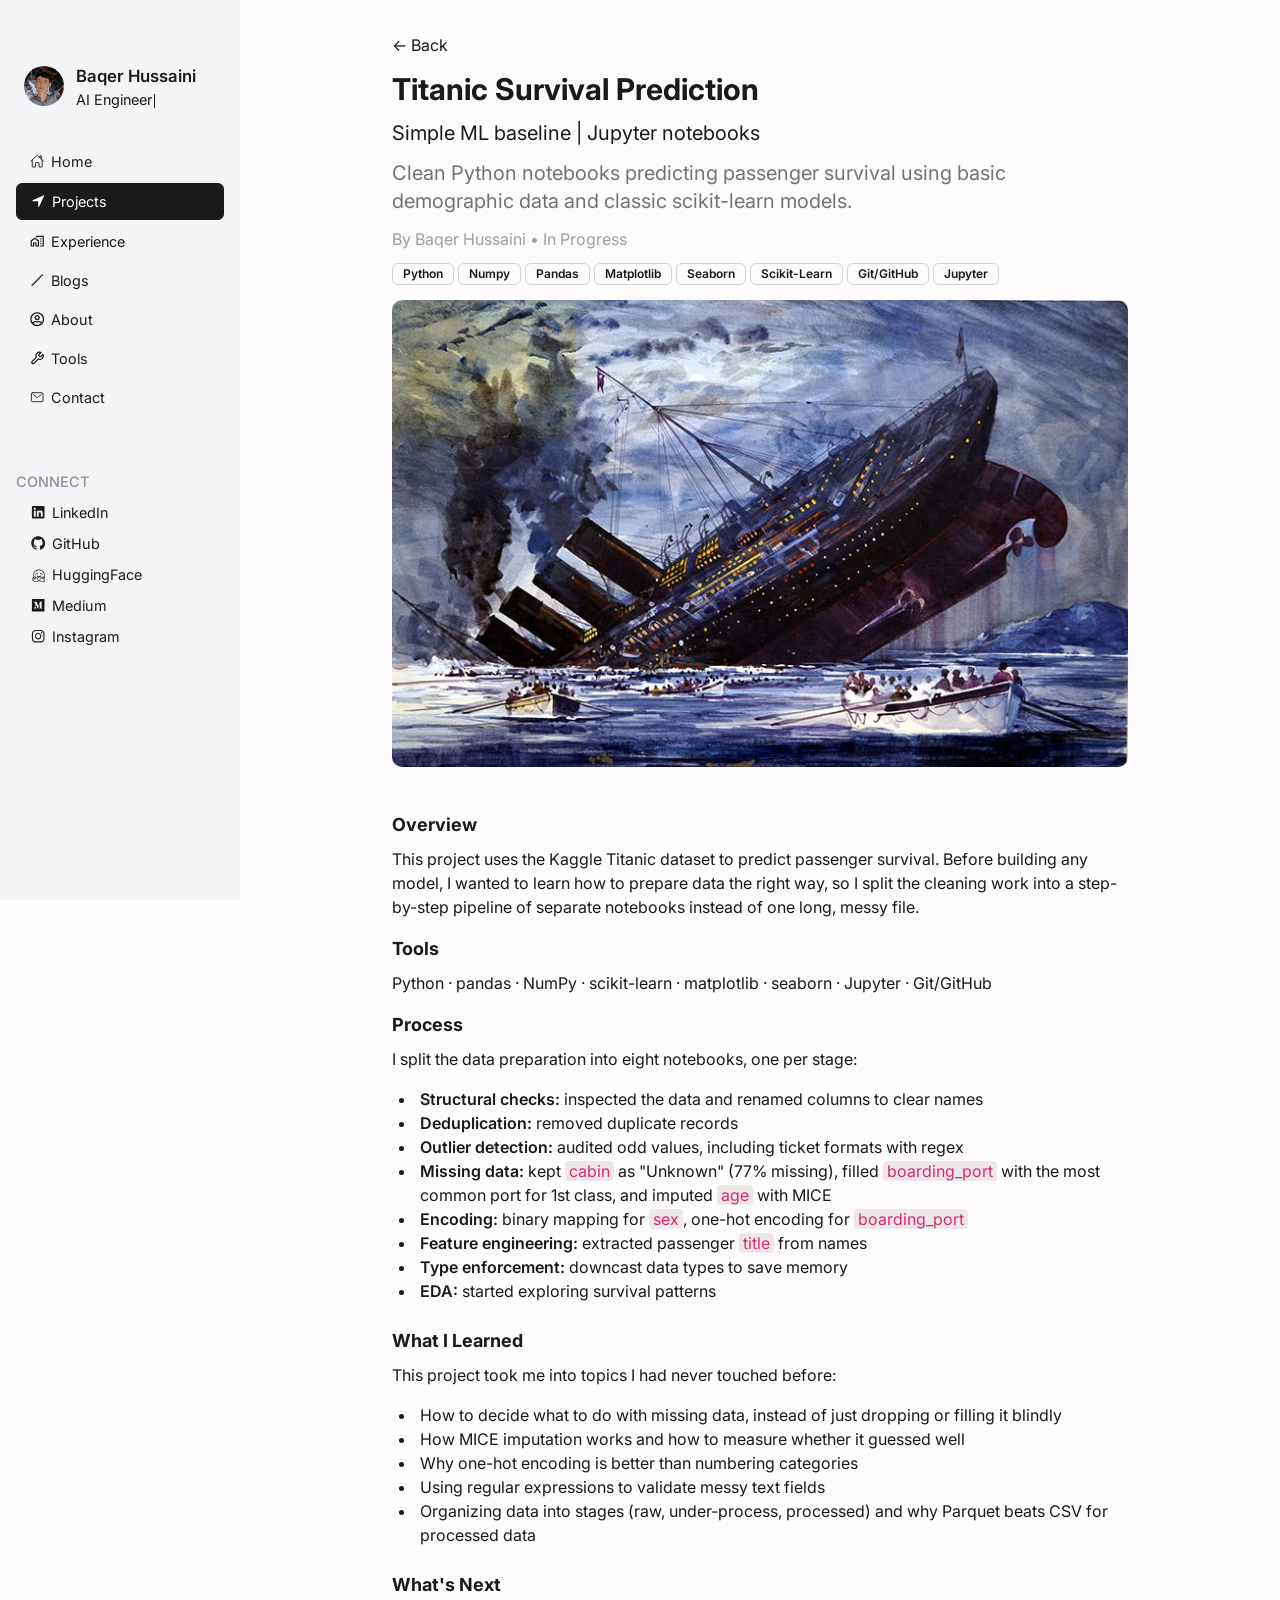
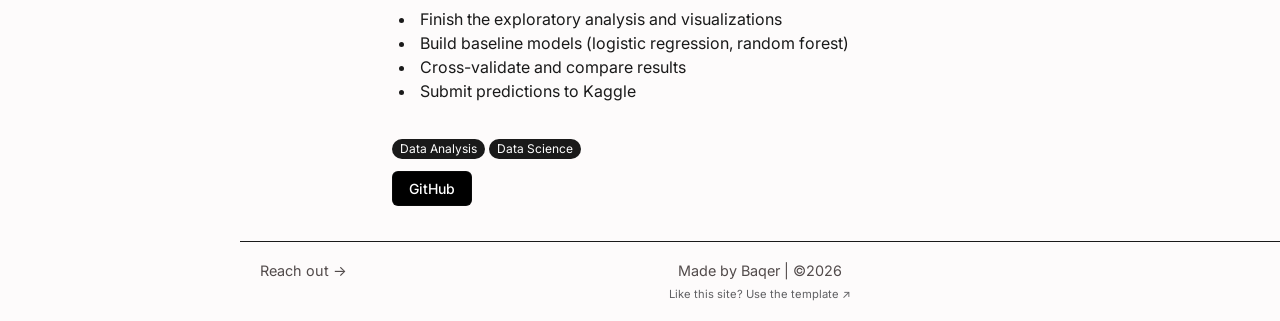
<file: projects/titanic-survival.html>
<!DOCTYPE html>
<html lang="en">
<head>
    <meta charset="UTF-8">
    <meta name="viewport" content="width=device-width, initial-scale=1.0">
    <meta name="description" content="Baqer Hussaini — AI Engineer building agent tooling and production AI products.">
    <title>Baqer Hussaini</title>
    <link rel="preconnect" href="https://fonts.googleapis.com">
    <link rel="preconnect" href="https://fonts.gstatic.com" crossorigin>
    <link href="https://fonts.googleapis.com/css2?family=Inter:wght@400;500;600;700&display=swap" rel="stylesheet">
    <link rel="stylesheet" href="../styles/style.css">
    <link rel="stylesheet" href="../styles/mobile-menu.css">
    <link rel="stylesheet" href="styles/projects-style.css">
    <link rel="stylesheet" href="../styles/typewriter.css">
    <link rel="icon" type="image/png" href="../assets/images/favicon.png">
</head>
<body>
    <div class="container">
        <!-- MOBILE TOP BAR (visible only on small screens) -->
        <header class="mobile-topbar">
            <!-- Profile Name and Picture -->
            <div class="mobile-topbar-profile">
                <img src="../assets/images/profile.jpg" alt="Profile Picture" class="avatar avatar-sm">
                <div class="profile-text">
                    <h2>Baqer Hussaini</h2>
                    <p class="role-typewriter">
                        <span class="sr-only">AI Engineer</span>
                        <span class="role-typewriter-text" aria-hidden="true"></span><span class="role-typewriter-cursor" aria-hidden="true"></span>
                    </p>
                </div>
            </div>

            <!-- Sidebar Opening Button -->
            <button type="button" class="menu-toggle" id="menuToggle" aria-label="Open menu" aria-expanded="false" aria-controls="sidebar">
                <svg width="24" height="24" viewBox="0 0 24 24" fill="none" stroke="currentColor" stroke-width="2" stroke-linecap="round">
                    <line x1="3" y1="6" x2="21" y2="6"></line>
                    <line x1="3" y1="12" x2="21" y2="12"></line>
                    <line x1="3" y1="18" x2="21" y2="18"></line>
                </svg>
            </button>
        </header>

        <!-- OVERLAY BACKDROP FOR MOBILE MENU -->
        <div class="sidebar-overlay" id="sidebarOverlay"></div>
        <!-- GLOBAL SIDEBAR -->
        <aside class="sidebar" id="sidebar">
            <!-- Sidebar Closing Button -->
            <button type="button" class="sidebar-close" id="sidebarClose" aria-label="Close menu">
                <svg width="18" height="18" viewBox="0 0 24 24" fill="none" stroke="currentColor" stroke-width="2" stroke-linecap="round">
                    <line x1="5" y1="5" x2="19" y2="19"></line>
                    <line x1="19" y1="5" x2="5" y2="19"></line>
                </svg>
            </button>
            
            <!-- Profile Name and Picture -->
            <div class="profile">
                <img src="../assets/images/profile.jpg" alt="Profile Picture" class="avatar">
                <div class="profile-text">
                    <h2>Baqer Hussaini</h2>
                    <p class="role-typewriter">
                        <span class="sr-only">AI Engineer</span>
                        <span class="role-typewriter-text" aria-hidden="true"></span><span class="role-typewriter-cursor" aria-hidden="true"></span>
                    </p>
                </div>
            </div>

            <!-- Navigation Bar -->
            <nav class="nav-menu">
                <a href="../index.html" class="nav-item" aria-current="page">
                    <svg stroke="currentColor" fill="currentColor" stroke-width="0" viewBox="0 0 512 512" height="1em" width="1em" xmlns="http://www.w3.org/2000/svg"><path fill="none" stroke-linecap="round" stroke-linejoin="round" stroke-width="32" d="M80 212v236a16 16 0 0 0 16 16h96V328a24 24 0 0 1 24-24h80a24 24 0 0 1 24 24v136h96a16 16 0 0 0 16-16V212"></path><path fill="none" stroke-linecap="round" stroke-linejoin="round" stroke-width="32" d="M480 256 266.89 52c-5-5.28-16.69-5.34-21.78 0L32 256m368-77V64h-48v69"></path></svg>
                    Home
                </a>
                <a href="../projects.html" class="nav-item active">
                    <svg stroke="currentColor" fill="currentColor" stroke-width="0" viewBox="0 0 512 512" height="1em" width="1em" xmlns="http://www.w3.org/2000/svg"><path d="M272 464a16 16 0 0 1-16-16.42V264.13a8 8 0 0 0-8-8H64.41a16.31 16.31 0 0 1-15.49-10.65 16 16 0 0 1 8.41-19.87l384-176.15a16 16 0 0 1 21.22 21.19l-176 384A16 16 0 0 1 272 464z"></path></svg>
                    Projects
                </a>
                <a href="../experience.html" class="nav-item">
                    <svg stroke="currentColor" fill="currentColor" stroke-width="0" viewBox="0 0 24 24" height="1em" width="1em" xmlns="http://www.w3.org/2000/svg"><path fill="none" d="M0 0h24v24H0V0z"></path><path d="M17 7h2v2h-2zM17 11h2v2h-2zM17 15h2v2h-2zM1 11v10h6v-5h2v5h6V11L8 6l-7 5zm12 8h-2v-5H5v5H3v-7l5-3.5 5 3.5v7z"></path><path d="M10 3v1.97l2 1.43V5h9v14h-4v2h6V3z"></path></svg>
                    Experience
                </a>
                <a href="../blogs.html" class="nav-item">
                    <svg stroke="currentColor" fill="currentColor" stroke-width="0" viewBox="0 0 512 512" height="1em" width="1em" xmlns="http://www.w3.org/2000/svg"><path fill="none" stroke-linecap="round" stroke-linejoin="round" stroke-width="32" d="M364.13 125.25 87 403l-23 45 44.99-23 277.76-277.13-22.62-22.62zm56.56-56.56-22.62 22.62 22.62 22.63 22.62-22.63a16 16 0 0 0 0-22.62h0a16 16 0 0 0-22.62 0z"></path></svg>
                    Blogs
                </a>
                <a href="../about.html" class="nav-item">
                    <svg stroke="currentColor" fill="currentColor" stroke-width="0" viewBox="0 0 496 512" height="1em" width="1em" xmlns="http://www.w3.org/2000/svg"><path d="M248 104c-53 0-96 43-96 96s43 96 96 96 96-43 96-96-43-96-96-96zm0 144c-26.5 0-48-21.5-48-48s21.5-48 48-48 48 21.5 48 48-21.5 48-48 48zm0-240C111 8 0 119 0 256s111 248 248 248 248-111 248-248S385 8 248 8zm0 448c-49.7 0-95.1-18.3-130.1-48.4 14.9-23 40.4-38.6 69.6-39.5 20.8 6.4 40.6 9.6 60.5 9.6s39.7-3.1 60.5-9.6c29.2 1 54.7 16.5 69.6 39.5-35 30.1-80.4 48.4-130.1 48.4zm162.7-84.1c-24.4-31.4-62.1-51.9-105.1-51.9-10.2 0-26 9.6-57.6 9.6-31.5 0-47.4-9.6-57.6-9.6-42.9 0-80.6 20.5-105.1 51.9C61.9 339.2 48 299.2 48 256c0-110.3 89.7-200 200-200s200 89.7 200 200c0 43.2-13.9 83.2-37.3 115.9z"></path></svg>
                    About
                </a>
                <a href="../tools.html" class="nav-item">
                    <svg stroke="currentColor" fill="none" stroke-width="2" viewBox="0 0 24 24" stroke-linecap="round" stroke-linejoin="round" height="1em" width="1em" xmlns="http://www.w3.org/2000/svg"><path d="M14.7 6.3a1 1 0 0 0 0 1.4l1.6 1.6a1 1 0 0 0 1.4 0l3.77-3.77a6 6 0 0 1-7.94 7.94l-6.91 6.91a2.12 2.12 0 0 1-3-3l6.91-6.91a6 6 0 0 1 7.94-7.94l-3.76 3.76z"></path></svg>
                    Tools
                </a>
                <a href="../contact.html" class="nav-item">
                    <svg stroke="currentColor" fill="currentColor" stroke-width="0" viewBox="0 0 512 512" height="1em" width="1em" xmlns="http://www.w3.org/2000/svg"><rect width="416" height="320" x="48" y="96" fill="none" stroke-linecap="round" stroke-linejoin="round" stroke-width="32" rx="40" ry="40"></rect><path fill="none" stroke-linecap="round" stroke-linejoin="round" stroke-width="32" d="m112 160 144 112 144-112"></path></svg>
                    Contact
                </a>
            </nav>

            <!-- Social Navigation -->
            <div class="connect-section">
                <p>Connect</p>
                <a href="https://linkedin.com/in/baqerhussaini" target="_blank" rel="noopener noreferrer" class="social-link">
                    <svg stroke="currentColor" fill="currentColor" stroke-width="0" viewBox="0 0 448 512" height="1em" width="1em" xmlns="http://www.w3.org/2000/svg"><path d="M416 32H31.9C14.3 32 0 46.5 0 64.3v383.4C0 465.5 14.3 480 31.9 480H416c17.6 0 32-14.5 32-32.3V64.3c0-17.8-14.4-32.3-32-32.3zM135.4 416H69V202.2h66.5V416zm-33.2-243c-21.3 0-38.5-17.3-38.5-38.5S80.9 96 102.2 96c21.2 0 38.5 17.3 38.5 38.5 0 21.3-17.2 38.5-38.5 38.5zm282.1 243h-66.4V312c0-24.8-.5-56.7-34.5-56.7-34.6 0-39.9 27-39.9 54.9V416h-66.4V202.2h63.7v29.2h.9c8.9-16.8 30.6-34.5 62.9-34.5 67.2 0 79.7 44.3 79.7 101.9V416z"></path></svg>
                    LinkedIn
                </a>
                <a href="https://github.com/BaqerHussaini" target="_blank" rel="noopener noreferrer" class="social-link">
                    <svg stroke="currentColor" fill="currentColor" stroke-width="0" viewBox="0 0 496 512" height="1em" width="1em" xmlns="http://www.w3.org/2000/svg"><path d="M165.9 397.4c0 2-2.3 3.6-5.2 3.6-3.3.3-5.6-1.3-5.6-3.6 0-2 2.3-3.6 5.2-3.6 3-.3 5.6 1.3 5.6 3.6zm-31.1-4.5c-.7 2 1.3 4.3 4.3 4.9 2.6 1 5.6 0 6.2-2s-1.3-4.3-4.3-5.2c-2.6-.7-5.5.3-6.2 2.3zm44.2-1.7c-2.9.7-4.9 2.6-4.6 4.9.3 2 2.9 3.3 5.9 2.6 2.9-.7 4.9-2.6 4.6-4.6-.3-1.9-3-3.2-5.9-2.9zM244.8 8C106.1 8 0 113.3 0 252c0 110.9 69.8 205.8 169.5 239.2 12.8 2.3 17.3-5.6 17.3-12.1 0-6.2-.3-40.4-.3-61.4 0 0-70 15-84.7-29.8 0 0-11.4-29.1-27.8-36.6 0 0-22.9-15.7 1.6-15.4 0 0 24.9 2 38.6 25.8 21.9 38.6 58.6 27.5 72.9 20.9 2.3-16 8.8-27.1 16-33.7-55.9-6.2-112.3-14.3-112.3-110.5 0-27.5 7.6-41.3 23.6-58.9-2.6-6.5-11.1-33.3 2.6-67.9 20.9-6.5 69 27 69 27 20-5.6 41.5-8.5 62.8-8.5s42.8 2.9 62.8 8.5c0 0 48.1-33.6 69-27 13.7 34.7 5.2 61.4 2.6 67.9 16 17.7 25.8 31.5 25.8 58.9 0 96.5-58.9 104.2-114.8 110.5 9.2 7.9 17 22.9 17 46.4 0 33.7-.3 75.4-.3 83.6 0 6.5 4.6 14.4 17.3 12.1C428.2 457.8 496 362.9 496 252 496 113.3 383.5 8 244.8 8zM97.2 352.9c-1.3 1-1 3.3.7 5.2 1.6 1.6 3.9 2.3 5.2 1 1.3-1 1-3.3-.7-5.2-1.6-1.6-3.9-2.3-5.2-1zm-10.8-8.1c-.7 1.3.3 2.9 2.3 3.9 1.6 1 3.6.7 4.3-.7.7-1.3-.3-2.9-2.3-3.9-2-.6-3.6-.3-4.3.7zm32.4 35.6c-1.6 1.3-1 4.3 1.3 6.2 2.3 2.3 5.2 2.6 6.5 1 1.3-1.3.7-4.3-1.3-6.2-2.2-2.3-5.2-2.6-6.5-1zm-11.4-14.7c-1.6 1-1.6 3.6 0 5.9 1.6 2.3 4.3 3.3 5.6 2.3 1.6-1.3 1.6-3.9 0-6.2-1.4-2.3-4-3.3-5.6-2z"></path></svg>
                    GitHub
                </a>
                <a href="https://huggingface.co/BaqerHussaini" target="_blank" rel="noopener noreferrer" class="social-link">
                    <svg stroke="currentColor" fill="currentColor" stroke-width="0" viewBox="0 0 576 512" height="1em" width="1em" xmlns="http://www.w3.org/2000/svg"><path d="M318.8 72.2C448.8 72.2 554.2 178 554.2 308.5C554.2 326.2 552.3 343.5 548.6 360.2C547.2 366.7 545.5 373 543.5 379.3C550 378.7 556.5 379.9 562.2 382.8C574.8 389.3 582.4 404.5 580.4 418.5C579.7 423.4 578 427.9 575.6 432C580.8 436.2 584.6 442.1 586.4 449.1C587.8 454.6 589.3 466.2 581.6 478C587.4 487.2 588.2 498.6 583.8 508.6C577.6 522.7 562.1 533.9 532.1 545.9C499.6 558.9 465 567.8 429.8 567.8C397.8 567.8 373.9 558.9 358.8 541.4C345.8 543.6 332.5 544.8 318.8 544.8C306.1 544.8 293.6 543.8 281.5 541.9C266.4 559.1 242.7 567.8 210.9 567.8C175.8 567.8 140.9 558.8 108.5 545.9C78.5 533.9 63 522.8 56.8 508.6C52.4 498.7 53.2 487.2 59 478C51.3 466.1 52.7 454.6 54.2 449.1C56 442.1 59.9 436.2 65 432C62.5 427.9 60.9 423.4 60.2 418.5C58.7 408.1 62.2 397.8 69.9 389.3C76 382.6 85 379 94.1 379.1C92.2 373 90.5 366.7 89.1 360.4C85.4 343.7 83.4 326.4 83.4 308.6C83.4 178.1 188.8 72.3 318.8 72.3zM149.5 375C136.5 366.8 127.4 371.4 130.5 388.4C133.6 405.4 187.7 446.6 182.5 455.6C177.3 464.4 159 445.5 158.7 445.1C158.7 445.1 100.5 392 87.9 405.8C75.3 419.6 97.5 431.2 129.2 450.5C160.9 469.8 163.4 474.9 158.9 482.2C154.4 489.5 84.4 430.2 77.8 455.4C71.3 480.5 149.2 487.8 144.5 505.2C139.7 522.6 89.6 472.4 79.3 491.9C69 511.5 150.1 534.5 150.7 534.6C176.9 541.4 243.3 555.9 266.6 521.7C283.3 497.1 282.2 478.6 259.2 455.6C236.2 432.6 222.9 398.9 222.9 398.9C222.9 398.7 217.9 379.4 206.6 381.1C195.2 382.9 186.9 412.1 210.7 430C234.5 447.9 206 460 196.8 443.3C187.6 426.5 162.6 383.4 149.7 375.1zM510.1 388.4C513.2 371.4 504 366.8 491.1 375C478.1 383.3 453.2 426.4 444 443.2C434.8 460 406.3 447.8 430.1 429.9C453.9 412 445.5 382.8 434.2 381C422.9 379.2 417.9 398.8 417.9 398.8C417.8 399 404.5 432.5 381.6 455.5C358.7 478.5 357.5 497 374.2 521.6C397.4 555.8 463.9 541.3 490.1 534.5C491.6 534.1 571.7 511.2 561.5 491.8C551.2 472.3 501.1 522.4 496.2 505.1C491.4 487.8 569.4 480.5 562.9 455.3C556.3 430.2 486.3 489.4 481.8 482.1C477.3 474.8 479.8 469.7 511.5 450.4C543.2 431.1 565.5 419.5 552.8 405.7C540.1 391.9 482 445 482 445C481.6 445.4 463.4 464.3 458.2 455.5C452.9 446.6 507.1 405.4 510.2 388.3zM318.8 96.6C202.2 96.6 107.7 191.5 107.7 308.5C107.7 325.6 109.7 342.3 113.5 358.2C113.5 358.1 113.6 358.1 113.7 358C119.8 350.6 128.6 346.6 138.4 346.6C156.1 346.6 169.5 358.5 179.9 371.5C186.7 362.1 197 356.5 207.8 356.5C228.5 356.5 241 374.6 245.7 390.8C248 396.3 259.3 421.3 276.1 438.2C301.8 464 308.3 490.6 295.5 519.1C311.5 520.9 328.3 520.8 344.7 518.8C332.2 490.4 338.7 463.9 364.3 438.2C381.2 421.3 392.4 396.3 394.8 390.8C399.5 374.6 412 356.5 432.7 356.5C443.6 356.5 453.9 362.1 460.6 371.5C471 358.5 484.4 346.6 502.1 346.6C510.8 346.6 518.7 349.7 524.6 355.5C529.6 333.5 531 309.7 528.7 286.8C517.9 179.9 428 96.5 318.7 96.5zM320.3 330.8C363.9 330.8 399.3 288.8 399.3 316.3C399.3 343.7 380.1 397.2 320.5 397.2C301.3 397.2 286.3 391.7 274.7 383.3C251.5 363.9 241.3 335.1 241.3 316.4C241.3 289 276.7 330.9 320.3 330.9zM307 355.8C298.8 358.2 291.5 362.6 285.5 368.4C307.5 381.2 335.9 381.3 357.2 367.1C351.7 362.2 345.2 358.4 338.1 356.1C333 354.5 327.7 371.9 322.1 371.9C316.9 371.9 311.8 354.3 307 355.7zM179.1 279.5C168.2 279.5 159.3 270.6 159.3 259.7C159.3 248.8 168.2 239.9 179.1 239.9C190 239.9 198.9 248.8 198.9 259.7C198.9 270.6 190 279.5 179.1 279.5zM461.5 279.5C450.6 279.5 441.7 270.6 441.7 259.7C441.7 248.8 450.6 239.9 461.5 239.9C472.4 239.9 481.3 248.8 481.3 259.7C481.3 270.6 472.4 279.5 461.5 279.5zM217.5 224.1C225.4 209.2 243.8 203.6 258.6 211.5C273.4 219.4 279 237.9 271.2 252.7C267.5 259.7 255.7 248.3 248.8 250.8C241.1 253.5 238 269.5 230.2 265.4C215.4 257.5 209.8 239 217.6 224.2zM381.9 211.5C396.7 203.6 415.1 209.2 423 224.1C430.9 239 425.2 257.4 410.4 265.3C402.6 269.5 399.5 253.5 391.7 250.7C384.8 248.3 373 259.7 369.3 252.6C361.4 237.7 367.1 219.3 381.9 211.4z"/></svg>
                    HuggingFace
                </a>
                <a href="https://medium.com/@baqer.hussaini" target="_blank" rel="noopener noreferrer" class="social-link">
                    <svg stroke="currentColor" fill="currentColor" stroke-width="0" viewBox="0 0 448 512" height="1em" width="1em" xmlns="http://www.w3.org/2000/svg"><path d="M0 32v448h448V32H0zm372.2 106.1l-24 23c-2.1 1.6-3.1 4.2-2.7 6.7v169.3c-.4 2.6.6 5.2 2.7 6.7l23.5 23v5.1h-118V367l24.3-23.6c2.4-2.4 2.4-3.1 2.4-6.7V199.8l-67.6 171.6h-9.1L125 199.8v115c-.7 4.8 1 9.7 4.4 13.2l31.6 38.3v5.1H71.2v-5.1l31.6-38.3c3.4-3.5 4.9-8.4 4.1-13.2v-133c.4-3.7-1-7.3-3.8-9.8L75 138.1V133h87.3l67.4 148L289 133.1h83.2v5z"></path></svg>
                    Medium
                </a>
                <a href="https://instagram.com/baqer.dev" target="_blank" rel="noopener noreferrer" class="social-link">
                    <svg stroke="currentColor" fill="currentColor" stroke-width="0" viewBox="0 0 448 512" height="1em" width="1em" xmlns="http://www.w3.org/2000/svg"><path d="M224.1 141c-63.6 0-114.9 51.3-114.9 114.9s51.3 114.9 114.9 114.9S339 319.5 339 255.9 287.7 141 224.1 141zm0 189.6c-41.1 0-74.7-33.5-74.7-74.7s33.5-74.7 74.7-74.7 74.7 33.5 74.7 74.7-33.6 74.7-74.7 74.7zm146.4-194.3c0 14.9-12 26.8-26.8 26.8-14.9 0-26.8-12-26.8-26.8s12-26.8 26.8-26.8 26.8 12 26.8 26.8zm76.1 27.2c-1.7-35.9-9.9-67.7-36.2-93.9-26.2-26.2-58-34.4-93.9-36.2-37-2.1-147.9-2.1-184.9 0-35.8 1.7-67.6 9.9-93.9 36.1s-34.4 58-36.2 93.9c-2.1 37-2.1 147.9 0 184.9 1.7 35.9 9.9 67.7 36.2 93.9s58 34.4 93.9 36.2c37 2.1 147.9 2.1 184.9 0 35.9-1.7 67.7-9.9 93.9-36.2 26.2-26.2 34.4-58 36.2-93.9 2.1-37 2.1-147.8 0-184.8zM398.8 388c-7.8 19.6-22.9 34.7-42.6 42.6-29.5 11.7-99.5 9-132.1 9s-102.7 2.6-132.1-9c-19.6-7.8-34.7-22.9-42.6-42.6-11.7-29.5-9-99.5-9-132.1s-2.6-102.7 9-132.1c7.8-19.6 22.9-34.7 42.6-42.6 29.5-11.7 99.5-9 132.1-9s102.7-2.6 132.1 9c19.6 7.8 34.7 22.9 42.6 42.6 11.7 29.5 9 99.5 9 132.1s2.7 102.7-9 132.1z"></path></svg>
                    Instagram
                </a>
            </div>
        </aside>

        <!-- MAIN CONTENT AREA -->
        <main class="main-menu">
            <!-- Content-->
            <div class="main-content">
                <a href="../projects.html" class="back">← Back</a>

                <div class="content">
                    <h1>Titanic Survival Prediction</h1>
                    <h2>Simple ML baseline | Jupyter notebooks</h2>
                    <h3>Clean Python notebooks predicting passenger survival using basic demographic data and classic scikit-learn models.</h3>
                    <p>By Baqer Hussaini • In Progress</p>
                    <div class="tools">
                        <p>Python</p>
                        <p>Numpy</p>
                        <p>Pandas</p>
                        <p>Matplotlib</p>
                        <p>Seaborn</p>
                        <p>Scikit-Learn</p>
                        <p>Git/GitHub</p>
                        <p>Jupyter</p>
                    </div>
                    <img src="../assets/images/titanic-survival.jpg" alt="Titanic">

                    <div class="description">
                        <h2>Overview</h2>
                        <p>This project uses the Kaggle Titanic dataset to predict passenger survival. Before building any model, I wanted to learn how to prepare data the right way, so I split the cleaning work into a step-by-step pipeline of separate notebooks instead of one long, messy file.</p>
                        
                        <h2>Tools</h2>
                        <p>Python · pandas · NumPy · scikit-learn · matplotlib · seaborn · Jupyter · Git/GitHub</p>

                        <h2>Process</h2>
                        <p>I split the data preparation into eight notebooks, one per stage:</p>
                        <ul>
                            <li><strong>Structural checks:</strong> inspected the data and renamed columns to clear names</li>
                            <li><strong>Deduplication:</strong> removed duplicate records</li>
                            <li><strong>Outlier detection:</strong> audited odd values, including ticket formats with regex</li>
                            <li><strong>Missing data:</strong> kept <code>cabin</code> as "Unknown" (77% missing), filled <code>boarding_port</code> with the most common port for 1st class, and imputed <code>age</code> with MICE</li>
                            <li><strong>Encoding:</strong> binary mapping for <code>sex</code>, one-hot encoding for <code>boarding_port</code></li>
                            <li><strong>Feature engineering:</strong> extracted passenger <code>title</code> from names</li>
                            <li><strong>Type enforcement:</strong> downcast data types to save memory</li>
                            <li><strong>EDA:</strong> started exploring survival patterns</li>
                        </ul>

                        <h2>What I Learned</h2>
                        <p>This project took me into topics I had never touched before:</p>
                        <ul>
                            <li>How to decide what to do with missing data, instead of just dropping or filling it blindly</li>
                            <li>How MICE imputation works and how to measure whether it guessed well</li>
                            <li>Why one-hot encoding is better than numbering categories</li>
                            <li>Using regular expressions to validate messy text fields</li>
                            <li>Organizing data into stages (raw, under-process, processed) and why Parquet beats CSV for processed data</p></li>
                        </ul>

                        <h2>What's Next</h2>
                        <ul>
                            <li>Finish the exploratory analysis and visualizations</li>
                            <li>Build baseline models (logistic regression, random forest)</li>
                            <li>Cross-validate and compare results</li>
                            <li>Submit predictions to Kaggle</li>
                        </ul>
                    </div>

                    <div class="skills">
                        <p>Data Analysis</p>
                        <p>Data Science</p>
                    </div>

                    <div class="links">
                        <a href="https://github.com/BaqerHussaini/titanic-survival-prediction" target="_blank" rel="noopener noreferrer" class="active">GitHub</a>
                    </div>
                </div>
            </div>

            <!-- Footer-->
            <footer class="main-footer">
                <div class="main-footer-info">
                    <a href="../contact.html" class="reach-out">Reach out →</a>
                    <p class="made-by">Made by Baqer | ©2026</p>
                    <span class="foright-spacer"></span>
                </div>
                <a href="https://github.com/BaqerHussaini/personal-portfolio" target="_blank" rel="noopener noreferrer" class="template">Like this site? Use the template ↗</a>
            </footer>
        </main>
    </div>

    <script src="../scripts/mobile-menu.js" defer></script>
    <script src="../scripts/typewriter.js" defer></script>
</body>
</html>
</file>
<file: styles/style.css>
/* GLOBAL SETTINGS */
*{
    padding: 0px;
    margin: 0px;
    box-sizing: border-box;
    font-family: 'Inter', sans-serif;
}

html, body {
    height: 100%;
}

body {
    background-color: #fdfbfb;
    color: #1a1a1a;
    min-height: 100vh;
}

.container{
    padding: 0px;
    margin: 0px;
    display: flex;
    width: 100%;
    min-height: 100vh;
}


/* GLOBAL SIDEBAR */
.sidebar{
    width: 240px;
    padding: 50px 16px;
    background-color: #efeff4a3;
    display: flex;
    flex-direction: column;
    height: 100vh;
    overflow: auto;
    flex-shrink: 0;
    position: sticky;
    top: 0;
}

/* Profile Name and Picture */
.profile{
    margin-top: 16px;
    padding: 0px 8px;
    display: flex;
}

.avatar {
    width: 40px;
    height: 40px;
    border-radius: 50%;
    background-color: #e0e0e0;
    object-fit: cover;
}

.profile-text {
    margin-left: 12px;
}

.profile-text h2 {
    font-size: 1.05rem;
    line-height: 1.25rem;
    font-weight: 600;
}

.profile-text p {
    font-size: 0.90rem;
    line-height: 1.25rem;
    margin-top: 4px;
}

/* Navigation Bar */
.nav-menu{
    margin-top: 16px;
    padding: 18px 0px;
    display: flex;
    flex-direction: column;
    gap: 4px;
}

.nav-item{
    text-decoration: none;
    color: #1a1a1a;
    padding: 9px 14px;
    border-radius: 6px;
    font-size: 0.90rem;
    font-weight: 400;
    gap: 7px;
    display: flex;
    align-items: center;
}

.nav-item.active{
    background-color: #1a1a1a;
    color: #ffffff;
    border-color: #1a1a1a;
    border-style: solid;
    border-width: 1px;
}

.nav-item:hover {
    background-color: #cacac754;
    color: #1a1a1a;
}

.nav-item:focus-visible,
.social-link:focus-visible,
.reach-out:focus-visible,
.template:focus-visible {
    outline: 2px solid #1a1a1a;
    outline-offset: 2px;
}

/* Social Navigation */
.connect-section {
    margin-top: 20px;
    padding: 20px 0px;
    display: flex;
    flex-direction: column;
    gap: 14px;
}

.connect-section p {
    font-size: 0.90rem;
    text-transform: uppercase;
    color: #8f8f98;
    font-weight: 500;
}

.social-link {
    padding-left: 15px;
    text-decoration: none;
    color: #1a1a1a;
    font-size: 0.90rem;
    gap: 7px;
    display: flex;
    align-items: center;
}

.social-link:hover {
    text-decoration: underline;
}


/* MAIN CONTENT AREA */
.main-menu {
    flex: 1;
    min-width: 0;
    overflow-y: auto;
    display: flex;
    flex-direction: column;
}

/* Content */
.main-content {
    margin: 0 auto;
    padding: 128px 48px;
    max-width: 896px;
    width: 100%;
}

.content p {
    font-size: 1rem;
    line-height: 1.5rem;
}


/* Footer */
.main-footer {
    padding: 20px;
    border-top-style: solid;
    border-top-width: 1px;
    border-top-color: #1a1a1a;
    display: flex;
    flex-direction: column;
    align-items: center;
    margin-top: auto;
    width: 100%;
}

.main-footer-info {
    display: flex;
    flex-direction: row;
    font-size: 0.90rem;
    color: #524b4b;
    justify-content: space-between;
    width: 100%;
}

.reach-out , .foright-spacer{
    width: 110px;
    display: block;
}

.reach-out {
    text-decoration: none;
    color: #524b4b;
}

.reach-out:hover {
    text-decoration: underline;
}

.made-by{
    text-align: center;
    flex: 1;
}

.template {
    margin-top: 8px;
    font-size: 0.70rem;
    text-decoration: none;
    color: #606063;
}

.template:hover {
    text-decoration: underline;
}


/* RESPONSIVE BREAKPOINTS */
@media (max-width: 1023px){
    .main-content {
        padding: 128px 24px;
    }
}

@media (max-width: 767px) {
    .main-content {
        padding: 24px 24px;
    }
}

@media (max-width: 679px) {
    .main-content {
        padding: 24px 24px;
    }

    .content p {
        font-size: 0.875rem;
        line-height: 1.4rem;
    }

    .main-footer-info {
        display: flex;
        font-size: 0.70rem;
        flex-direction: row;
        text-align: center;
        justify-content: space-between; 
        width: 100%;
    }

    .reach-out, .foright-spacer {
        display: inline-flex;
    }
}

@media (max-width: 639px) {
    .main-content {
        padding: 24px 16px 16px 16px;
    }
}

@media (prefers-reduced-motion: reduce) {
    * {
        animation-duration: 0.001ms !important;
        animation-iteration-count: 1 !important;
        transition-duration: 0.001ms !important;
    }
}
</file>
<file: styles/mobile-menu.css>
/* ================= MOBILE TOP BAR + HAMBURGER MENU =================
   Hidden by default (desktop). Activated at the same breakpoint the
   site already uses for stacking (720px). Loaded after style.css and
   home-menu.css so these rules win the cascade at equal specificity. */

.mobile-topbar,
.menu-toggle,
.sidebar-close,
.sidebar-overlay {
    display: none;
}

.sidebar-close {
    position: absolute;
    top: 14px;
    right: 14px;
    background: none;
    border: none;
    cursor: pointer;
    color: #1a1a1a;
    padding: 6px;
    border-radius: 50%;
}

.sidebar-close:hover {
    background-color: #cacac754;
}

@media (max-width: 679px) {

    /* The topbar and overlay are now inside .container (display:flex, row).
       Since the sidebar is position:fixed here and drops out of flow, without
       this the topbar would sit beside .main-menu instead of above it. */
    .container {
        flex-direction: column;
    }

    /* ---- Top bar shown in place of the full sidebar ---- */
    .mobile-topbar {
        display: flex;
        width: 100%;
        align-items: center;
        justify-content: space-between;
        padding: 12px 16px;
        background-color: #f2f2f7;
        box-shadow: 0 2px 4px rgba(0, 0, 0, 0.157);
        position: sticky;
        top: 0;
        z-index: 900;
    }

    .mobile-topbar-profile {
        display: flex;
        align-items: center;
        gap: 2px;
        padding-left: 8px;
    }

    .avatar-sm {
        width: 40px;
        height: 40px;
    }

    .mobile-topbar .profile-text h2 {
        font-size: 0.95rem;
        line-height: 1.2rem;
    }

    .mobile-topbar .profile-text p {
        font-size: 0.8rem;
        line-height: 1.1rem;
        margin-top: 2px;
        color: #6b6b70;
    }

    .menu-toggle {
        display: inline-flex;
        align-items: center;
        justify-content: center;
        background: none;
        border: none;
        cursor: pointer;
        color: #1a1a1a;
        padding: 8px;
        border-radius: 6px;
    }

    .menu-toggle:hover {
        background-color: #cacac754;
    }

    /* ---- Sidebar becomes an off-canvas drawer ---- */
    .sidebar {
        position: fixed !important;
        top: 0 !important;
        left: 0 !important;
        height: 100vh !important;
        width: 82% !important;
        max-width: 255px;
        background-color: #efeff4 !important;
        transform: translateX(-100%);
        transition: transform 0.28s ease;
        z-index: 1000;
        padding-top: 56px;
    }

    .sidebar.open {
        transform: translateX(0);
    }

    .sidebar-close {
        display: inline-flex;
    }

    /* Hide the sidebar's own profile block since the top bar shows it,
       unless the drawer is open, where it re-appears for a clean header */
    .sidebar .profile {
        margin-top: 0;
    }

    /* ---- Dimmed backdrop behind the open drawer ---- */
    .sidebar-overlay {
        display: block;
        position: fixed;
        inset: 0;
        background-color: rgba(0, 0, 0, 0.45);
        opacity: 0;
        pointer-events: none;
        transition: opacity 0.25s ease;
        z-index: 999;
    }

    .sidebar-overlay.visible {
        opacity: 1;
        pointer-events: auto;
    }

    /* Prevent background scroll while the drawer is open */
    body.menu-open {
        overflow: hidden;
    }
}

/* ---- Icons next to nav items and social links (all breakpoints) ---- */
.nav-icon {
    flex-shrink: 0;
    margin-right: 10px;
}

.social-link .nav-icon {
    margin-right: 10px;
}
</file>
<file: styles/typewriter.css>
/* ================= TYPEWRITER ROLE TEXT ================= */

.role-typewriter {
    white-space: nowrap;
}

.role-typewriter-text {
    display: inline;
}

.role-typewriter-cursor {
    display: inline-block;
    width: 1px;
    height: 1em;
    margin-left: 2px;
    background-color: currentColor;
    vertical-align: text-bottom;
    animation: role-cursor-blink 0.9s steps(1) infinite;
}

@keyframes role-cursor-blink {
    0%, 50% { opacity: 1; }
    50.01%, 100% { opacity: 0; }
}

@media (prefers-reduced-motion: reduce) {
    .role-typewriter-cursor {
        animation: none;
        opacity: 1;
    }
}

/* Visually hidden but still readable by screen readers — used so assistive
   tech announces a stable title instead of the animated, changing text. */
.sr-only {
    position: absolute;
    width: 1px;
    height: 1px;
    padding: 0;
    margin: -1px;
    overflow: hidden;
    clip: rect(0, 0, 0, 0);
    white-space: nowrap;
    border: 0;
}
</file>
<file: styles/home.css>
/* Content */
.content {
    display: flex;
    flex-direction: column;
}
.content h1 {
    font-size: 2.25rem;
    line-height: 2.5rem;
    font-weight: 500;
}

.content .subtitle, .description {
    margin-top: 24px;
}

.content .subtitle {
    color: rgb(75 85 99);
}

.description {
    display: flex;
    flex-direction: column;
    gap: 16px;
}

.description p {
    color: inherit;
}


/* RESPONSIVE BREAKPOINTS */
@media (max-width: 767px) {
    .content h1 {
        font-size: 1.5rem;
        line-height: 1.25rem;
    }

    .content .subtitle, .description {
        margin-top: 16px;
    }

    .description {
        gap: 12px;
    }
}

@media (max-width: 679px) {
    .content h1 {
        font-size: 1.5rem;
        line-height: 1.25;
        font-weight: 600;
    }
}
</file>
<file: styles/about.css>
/* ================= ABOUT PAGE ================= */
.content {
    display: flex;
    flex-direction: column;
    padding: 32px 32px;
    margin: 0 16px;
    gap: 20px;
}

.content h1 {
    font-size: 2.25rem;
    line-height: 2.5rem;
    font-weight: 500;
}

.content .subtitle, .description {
    margin-top: 20px;
}

.backstory .subtitle {
    color: rgb(75 85 99);
}

.description {
    display: flex;
    flex-direction: column;
    gap: 12px;
}

.description p {
    color: inherit;
}


.now ul {
    padding-left: 60px;
}

.now li {
    line-height: 1.5rem;
    font-size: 1rem;
}

.end-sentence, .end-sentence a {
    font-size: 1.08rem;
    font-style: italic;
    font-weight: 500;
    color: inherit;
}


/* RESPONSIVE BREAKPOINTS */
@media (max-width: 1135px) {
    .content {
        margin: 0;
    }
}

@media (max-width: 767px) {
    .content {
        padding: 0;
        gap: 16px;
    }

    .content h1 {
        font-size: 1.5rem;
        line-height: 1.25rem;
    }

    .content .subtitle, .description {
        margin-top: 12px;
    }

    .description {
        gap: 8px;
    }

    .now ul {
        padding-left: 45px;
    }
}

@media (max-width: 679px) {
    .content h1 {
        font-size: 1.5rem;
        line-height: 1.25;
        font-weight: 600;
    }

    .now ul {
        padding-left: 40px;
    }

    .now li {
        font-size: 0.875rem;
        line-height: 1.4rem;
    }

    .end-sentence a {
        font-size: 0.875rem;
    }
}







/* @media (max-width: 767px) {
    .content {
        padding: 0;
    }
} */

/* @media (max-width: 679px) {
    .content h1 {
        font-size: 1.5rem;
        line-height: 1.25;
        font-weight: 500;
        margin-bottom: 6px;
    }

    .content p {
        font-size: 0.875rem;
        margin-top: 10px;
    }

    .now ul {
        margin-top: 10px;
        padding-left: 45px;
    }

    .now li {
        font-size: 0.875rem;
    }

    .end-sentence a {
        font-size: inherit;
    }

    .now, .next {
        margin-top: 25px;
    }

    .end {
        margin-bottom: 40px;
    }
} */
</file>
<file: styles/blogs.css>
.content {
    display: flex;
    flex-direction: column;
    gap: 20px;
}

.main-content p {
    font-size: 0.75rem;
    line-height: 1rem;
}

.title h1 {
    font-size: 3rem;
    line-height: 1;
    font-weight: 500;
}

.title p {
    margin-top: 20px;
    font-size: 1rem;
    line-height: 1.5rem;
}

.categories {
    display: flex;
    gap: 8px;
}

.categories button {
    padding: 8px 12px;
    color: #ffffff;
    background-color: #1a1a1a;
    font-size: .75rem;
    line-height: 1rem;
    border: 1px solid #1a1a1a;
    border-radius: 9999px;
}

.projects {
    display: grid;
    grid-template-columns: repeat(2, minmax(0, 1fr));
    gap: 24px;
}

.project {
    display: flex;
    flex-direction: column;
    max-height: 340px;
    overflow: hidden;
    justify-content: space-between;
    background-color: #b8b8bc38;
    border-radius: 10px;
    text-decoration: none;
    color: inherit;
    transition: transform 0.2s ease-in-out; 
    box-shadow:
    0 0px 2px 0 rgba(0, 0, 0, 0),
    0 0px 7px -3px rgba(0, 0, 0, 0.516),
    0 0px 32px -8px rgba(0, 0, 0, 0),
    inset 0 0px 0 rgba(255, 255, 255, 0),
    inset 0 0px 0 rgba(0, 0, 0, 0);
}

.project:hover {
    transform: scale(1.055); 
}

.project img {
    max-width: 100%;
    max-height: 210px;
    height: 100%;
    object-fit: cover;
    margin: 8px;
    border-radius: 5px;
}

.detail {
    display: flex;
    flex-direction: column;
    height: 100%;
    padding: 0 24px 16px 24px;
}

.detail h2 {
    font-size: inherit;
    line-height: 1.25;
    font-weight: 600;
    justify-content: space-between;
    display: -webkit-box;
    -webkit-box-orient: vertical;
    -webkit-line-clamp: 1;
    line-clamp: 1;
    overflow: hidden;
    flex-shrink: 0;

}

.detail p {
    margin-top: 6px;
    display: -webkit-box;
    -webkit-box-orient: vertical;
    -webkit-line-clamp: 2;
    line-clamp: 2;
    overflow: hidden;
    line-height: 1.25;
    flex-shrink: 0; 
}

.type-date {
    display: flex;
    flex-direction: row;
    margin: 8px 0 6px 0;
    justify-content: space-between;
}

.type {
    padding: 4px 8px;
    color: #ffffff;
    background-color: #1a1a1a;
    border-radius: 6px;
}


/* RESPONSIVE BREAKPOINTS */
@media (max-width: 767px){
    .projects {
        gap: 12px;;
    }

    .title h1 {
        font-size: 1.5rem;
        line-height: 2rem;
    }

    .title p {
        margin-top: 12px;
        font-size: 0.875rem;
        line-height: 1.25rem;
    }

    .projects {
        gap: 12px;;
    }

    .project:hover {
        transform: scale(1.04); 
    }
}

@media (max-width: 639px) {
    .projects {
        grid-template-columns: repeat(1, minmax(300px, 1fr));
    }

    .project:hover {
        transform: scale(1.02); 
    }
}
</file>
<file: styles/contact.css>
/* ================= CONTACT PAGE ("Get in touch") ================= */
.content {
    display: flex;
    flex-direction: column;
}

.title {
    font-size: 3rem;
    line-height: 1;
    font-weight: 500;
}

.subtitle {
    margin-top: 20px;
}

.app-grid {
    display: grid;
    grid-template-columns: repeat(2, 1fr);
    margin-top: 20px;
    padding-top: 24px;
    gap: 36px;
    
}

.app-card {
    display: flex;
    gap: 10px;
    padding: 12px 12px;
    border: 1px solid #b0b0a88f;
    border-radius: 8px;
    text-decoration: none;
    color: #1a1a1a;
    background: linear-gradient(90deg, #a5a5ab44, #efeff471, #a5a5ab44);
    box-shadow: 0px 20px 30px 3px #a5a5ab44;
    transition: transform 0.2s ease-in-out; 
}

.app-card:hover {
    border-color: #85858f;
    transform: scale(1.055); 
    box-shadow: 0px 2px 20px 0px #4a4aa444;
}

.app-card img {
    border-radius: 6px;
    width: 44px;
    height: 44px;
    padding: 5px;
    background-color: white;
}

.app-card h3 {
    font-size: 1.2rem;
    font-weight: normal;
    margin: auto 0px;
}


/* RESPONSIVE BREAKPOINTS */
@media (max-width: 767px) {
    .title {
        font-size: 1.5rem;
        line-height: 2.1rem;
    }
    .subtitle, .app-grid {
        margin-top: 16px;
    }

    .app-grid {
        gap: 24px;
    }
}

@media (max-width: 679px) {
    .title {
        font-size: 1.6rem;
    }

    .subtitle {
        font-size: 0.95rem;
    }

    .app-grid {
        gap: 15px;
    }

    .app-card {
        padding: 8px 8px 12px;
    }

    .app-card img {
        width: 35px;
        height: 35px;
    }

    .app-card h3 {
        font-size: 1rem;
    }
}
</file>
<file: styles/experience.css>
.content {
    display: flex;
    flex-direction: column;
}

.content h2, .content h3 {
    font-size: 1.25rem;
    line-height: 1.75rem;
    font-weight: inherit;
}

.content h3 {
    color: #737373;
}

.content p {
    font-size: 0.875rem;
    line-height: 1.25rem;
    letter-spacing: -0.1px;
}

.title {
    padding: 48px 40px 0 40px;
}

.title h1 {
    font-size: 2.25rem;
    line-height: 2.5rem;
    font-weight: inherit;
    letter-spacing: -1.2px;
}

.title p {
    margin-top: 8px;
    color: #404040;
    font-size: 1rem;
    line-height: 1.5rem;
}

.detail {
    display: flex;
    flex-direction: column;
    margin-top: 24px;
    padding: 40px 0;
    gap: 128px;
    position: relative;
}

.timeline-progress {
    position: absolute;
    left: 30px;
    top: 0;
    width: 2px;
    border-radius: 2px;
    z-index: 1;
}

.exp {
    display: grid;
    grid-template-columns: repeat(2, minmax(0, 1fr));
    gap: 40px;
}

.timeline {
    display: flex;
    flex-direction: row;
    align-items: center;
}

.timeline-dot {
    display: flex;
    justify-content: center;
    align-items: center;
    margin-left: 11px;
    width: 40px;
    height: 40px;
    flex-shrink: 0;
    background-color: rgb(232, 229, 229);
    border-radius: 9999px;
    z-index: 2;
}

.timeline-dot span {
    padding: 8px;
    margin: auto;
    width: 12px;
    height: 12px;
    background-color: #7e7e8284;
    border: 1px solid #7e7e828e;
    border-radius: 9999px;
}

.timeline h3 {
    padding-left: 39px;
}

.description {
    display: flex;
    flex-direction: column;
    gap: 8px;
}

.detail .date {
    margin-bottom: 4px;
    display: none;
}

.description p {
    color: #6b7280;
}

.description ul {
    display: flex;
    flex-direction: column;
    gap: 8px;
    list-style: none;
    color: #374151;
    font-size: 0.875rem;
    line-height: 1.25rem;
}

.description ul li {
    display: flex;
    align-items: flex-start;
}

.description ul li::before {
    content: "•";
    margin-right: 8px;
    flex-shrink: 0;
    color: #37415180;
    font-size: 0.75rem;
}

.position {
    display: flex;
    flex-wrap: wrap;
    margin-top: 4px;
    gap: 8px;
}

.position p {
    display: inline-block;
    padding: 0px 5px;
    background-color: white;
    border: 1px solid rgba(0, 0, 0, 0.149);
    border-radius: 6px;
}

.education {
    margin-top: 24px;
    padding-top: 16px;
}

.education p {
    margin-top: 4px;
    color: #4b5563;
}

.resume {
    margin-top: 24px;
    padding: 24px 0;
}

.resume a {
    display: flex;
    gap: 8px;
    align-items: center;
    color: inherit;
    font-size: 1.25rem;
    line-height: 1.75rem;
    font-weight: inherit;
    text-decoration: none;
}


/* RESPONSIVE BREAKPOINTS */
@media (max-width: 767px) {
    .content h2,.content h3,
    .content p, .resume a {
        font-size: 0.875rem;
        line-height: 1.25rem;
    }

    .title {
        padding: 48px 12px 0 12px;
    }

    .title h1 {
        font-size: 1.125rem;
        line-height: 1.75rem;
        letter-spacing: -0.3px;
    }

    .detail {
        gap: 48px;
    }

    .exp {
        grid-template-columns: none;
    }

    .timeline-contaner, .timeline-progress {
        display: none;
    }

    .description-contaner {
        padding: 0 12px;
    }

    .detail .date {
        display: inline-block;
    }

    .description ul {
        font-size: 0.75rem;
        line-height: 1rem;
    }

    .education {
        margin-top: 12px;
    }

    .resume {
        margin-top: 12px;
    }
}

@media (max-width: 679px) {
    .title {
        padding-top: 24px;
    }

    .detail {
        gap: 36px;
    }
}
</file>
<file: styles/projects.css>
.content {
    display: flex;
    flex-direction: column;
    gap: 20px;
}

.content p {
    font-size: 0.75rem;
    line-height: 1rem;
}

.title h1 {
    font-size: 3rem;
    line-height: 1;
    font-weight: 500;
}

.title p {
    margin-top: 20px;
    font-size: 1rem;
    line-height: 1.5rem;
}

.categories {
    display: flex;
    gap: 8px;
}

.categories button {
    padding: 8px 12px;
    color: #ffffff;
    background-color: #1a1a1a;
    font-size: .75rem;
    line-height: 1rem;
    border: 1px solid #1a1a1a;
    border-radius: 9999px;
}

.projects {
    display: grid;
    grid-template-columns: repeat(2, minmax(0, 1fr));
    gap: 24px;
}

.project {
    display: flex;
    flex-direction: column;
    padding: 0.5rem;
    gap: 0.25rem;
    max-height: 355px;
    overflow: hidden;
    justify-content: space-between;
    background-color: #b8b8bc38;
    border-radius: 10px;
    text-decoration: none;
    color: inherit;
    transition: transform 0.2s ease-in-out; 
    box-shadow:
    0 0px 2px 0 rgba(0, 0, 0, 0),
    0 0px 7px -3px rgba(0, 0, 0, 0.516),
    0 0px 32px -8px rgba(0, 0, 0, 0),
    inset 0 0px 0 rgba(255, 255, 255, 0),
    inset 0 0px 0 rgba(0, 0, 0, 0);
}

.project:hover {
    transform: scale(1.055); 
}

.detail {
    display: flex;
    flex-direction: column;
}

.detail img {
    max-width: 100%;
    max-height: 190px;
    width: 100%;
    height: 100%;
    object-fit: cover;
    border-radius: 5px;
}

.detail h2 {
    display: flex;
    flex-direction: row;
    justify-content: space-between;
    margin-top: 6px;
    font-size: inherit;
    line-height: 1;
    font-weight: 600;
}

.detail h2 span {
    white-space: nowrap;
    overflow: hidden;
    text-overflow: ellipsis;
}

.detail h3, .detail p {
    margin-top: 6px;
}

.detail h3 {
    font-size: 0.75rem;
    font-weight: normal;
    line-height: 1rem;
    white-space: nowrap; 
    overflow: hidden;
    text-overflow: ellipsis;
    flex-shrink: 0; 
}
    
.detail p {
    display: -webkit-box;
    -webkit-box-orient: vertical;
    -webkit-line-clamp: 2;
    line-clamp: 2;
    overflow: hidden;
    line-height: 1.25;
    flex-shrink: 0; 
}

.visit-tools {
    display: flex;
    flex-direction: column;
    margin-top: 12px;
}

.visit {
    display: flex;
    flex-direction: row;
    justify-content: space-between;
}

.sources {
    display: flex;
    flex-direction: row;
    gap: 8px;
}

.source {
    display: flex;
    padding: 0px 12px;
    height: 1.5rem;
    align-items: center;
    color: #ffffff;
    background-color: #1a1a1a;
    text-decoration: none;
    font-size: 0.75rem;
    line-height: 1rem;
    font-weight: 500;
    border: 1px solid #1a1a1a;
    border-radius: 6px;
}

.source:hover {
    background-color: #cacac754;
    color: #1a1a1a;
}

.state {
    display: flex;
    padding: 2px 8px;
    align-items: center;
    background-color: rgba(92, 235, 168, 0.463);
    border-radius: 9999px;
}

.skills {
    display: flex;
    flex-direction: row;
    flex-wrap: nowrap;
    margin-top: 12px;
    gap: 0.25rem;
}

.skills p {
    padding: 0.125rem 0.5rem;
    background-color: #fdfbfb;
    white-space: nowrap; 
    overflow: hidden;
    border-radius: 9999px;
}


/* RESPONSIVE BREAKPOINTS */
@media (max-width: 767px){
    .content {
        gap: 12px;
    }

    .title h1 {
        font-size: 1.5rem;
        line-height: 2rem;
    }

    .title p {
        margin-top: 12px;
        font-size: 0.875rem;
        line-height: 1.25rem;
    }

    .projects {
        gap: 12px;;
    }

    .project:hover {
        transform: scale(1.04); 
    }
}

@media (max-width: 639px) {
    .projects {
        grid-template-columns: repeat(1, minmax(300px, 1fr));
    }

    .project:hover {
        transform: scale(1.02); 
    }
}
</file>
<file: styles/tools.css>
/* ================= TOOLS PAGE ("Shovels") ================= */
.content {
    display: flex;
    flex-direction: column;
}

.title {
    font-size: 3rem;
    line-height: 1;
    font-weight: 500;
}

.subtitle {
    margin-top: 20px;
}

.tool-grid {
    display: grid;
    grid-template-columns: repeat(2, 1fr);
    margin-top: 20px;
    padding-top: 24px;
    gap: 36px;
}

.tool-card {
    display: flex;
    width: 100%;
    gap: 10px;
    padding: 12px 12px;
    border: 1px solid #b0b0a88f;
    border-radius: 8px;
    text-decoration: none;
    color: #1a1a1a;
    background: linear-gradient(90deg, #a5a5ab44, #efeff471, #a5a5ab44);
    box-shadow: 0px 20px 30px 3px #a5a5ab44;
    transition: transform 0.2s ease-in-out; 
}

.tool-card:hover {
    border-color: #85858fb4;
    transform: translateY(-5px) translateX(10px);
    box-shadow: 0px 10px 40px 0px #4a4aa444;
}

.tool-card img {
    border-radius: 6px;
    width: 44px;
    height: 44px;
    padding: 5px;
    background-color: white;
}

.tool-card h3 {
    font-size: 1.125rem;
    line-height: 1.75rem;
    font-weight: normal;
}

.tool-card p {
    font-size: .875rem;
    line-height: 1.25rem;
    color: #1a1a1ab7;
}


/* RESPONSIVE BREAKPOINTS */
@media (max-width: 767px) {
    .title {
        font-size: 1.5rem;
        line-height: 2.1rem;
    }
    .subtitle, .tool-grid {
        margin-top: 16px;
    }

    .tool-grid {
        gap: 24px;
    }
}

@media (max-width: 679px) {
    .title {
        font-size: 1.6rem;
    }

    .subtitle {
        font-size: 0.95rem;
    }

    .tool-grid {
        gap: 15px;
    }

    .tool-card {
        padding: 6px 8px;
    }

    .tool-card img {
        width: 35px;
        height: 35px;
        margin-top: 6px;
    }

    .tool-card h3 {
        font-size: inherit;
        font-weight: inherit;
    }

    .tool-card p {
        font-size: .75rem;
        line-height: 1rem;
    }
}
</file>
<file: projects/styles/projects-style.css>
.main-content {
    padding: 35px 80px;
}

.back {
    display: inline-block;
    margin-bottom: 16px;
    text-decoration: none;
    color: inherit;
}

.back:hover {
    text-decoration: underline;
}

.content h1 {
    font-size: 1.875rem;
    line-height: 2.25rem;
    font-weight: 700;
}

.content h2, .content h3{
    font-size: 1.25rem;
    line-height: 1.75rem;
    font-weight: normal;
    margin-top: 12px;
}

.content h3 {
    color: #1a1a1a9b;
}

.content p {
    font-size: 1rem;
    line-height: 1.50rem;
    font-weight: normal;
    color: #1a1a1a6a;
    margin-top: 12px;
}

.tools {
    display: flex;
    flex-wrap: wrap;
    gap: 0.25rem;
    margin-top: 12px;
}

.tools p {
    font-size: 0.75rem;
    line-height: 1rem;
    font-weight: 600;
    color: inherit;
    margin: 0;
    padding: 0.125rem 0.625rem;
    border-style: solid;
    border-width: 1px;
    border-color: #1a1a1a2d;
    border-radius: 6px;
}

.content img {
    margin-top: 15px;
    max-width: 100%;
    border-radius: 10px;
}

.description {
    margin-top: 40px;
    margin-bottom: 20px;
}

.description h2 {
    margin: 16px 0 8px 0;
    font-size: 1.125rem;
    line-height: 1.75rem;
    font-weight: 700;
}

.description p {
    margin: 8px 0 16px 0;
    font-size: 1rem;
    line-height: 1.5;
    color: inherit;
}

.description ul, .description ol {
    margin: 0 0 24px 24px;
}

.description ul li, .description ol li {
    padding-left: 4px;
    line-height: 1.5rem;
}

.description table {
    display: inline-table;
    margin-top: 8px;
    width: 100%;
    overflow: hidden;   
    text-align: left; 
    border-collapse: separate;
    border-spacing: 0;
    border: 1px solid #d7d7e2;
    border-radius: 10px;
}

.description table th {
    padding: 6px 12px;
    font-weight: 600;
    background-color: #efeff4;
}

.description table td {
    padding: 6px 12px;
    border-top: 1px solid #d7d7e2;
}

.description strong {
    font-weight: 600;
}

.description code {
    padding: 0 4px;
    color: #db2777;
    background-color: #c0b6b645;
    border-radius: 4px;
}

.skills {
    margin-top: 12px;
    gap: 0.25rem;
}

.skills p {
    display: inline-block;
    padding: 2px 8px;
    font-size: 0.75rem;
    line-height: 1rem;
    color: white;
    background-color: #1a1a1a;
    border-radius: 16px;
}

.links {
    display: flex;
    margin-top: 12px;
    gap: 16px;
}
.links a {
    display: inline-block;
    font-size: 0.875rem;
    font-weight: 500;
    padding: 8px 16px;
    color: inherit;
    text-decoration: none;
    background-color: white;
    border: 1px solid #1a1a1a68;
    border-radius: 6px;
}

.links a.active {
    color: white;
    background-color: black;
}

.links a:hover {
    background-color: #cacac754;
    color: #1a1a1a;
}


/* RESPONSIVE BREAKPOINTS */
@media (max-width: 1180px){
    .main-content {
        padding: 0;
    }
}

@media (max-width: 767px){
    .description h2 {
        font-size: 1rem;
        line-height: 1.5rem;
    }
}
</file>
